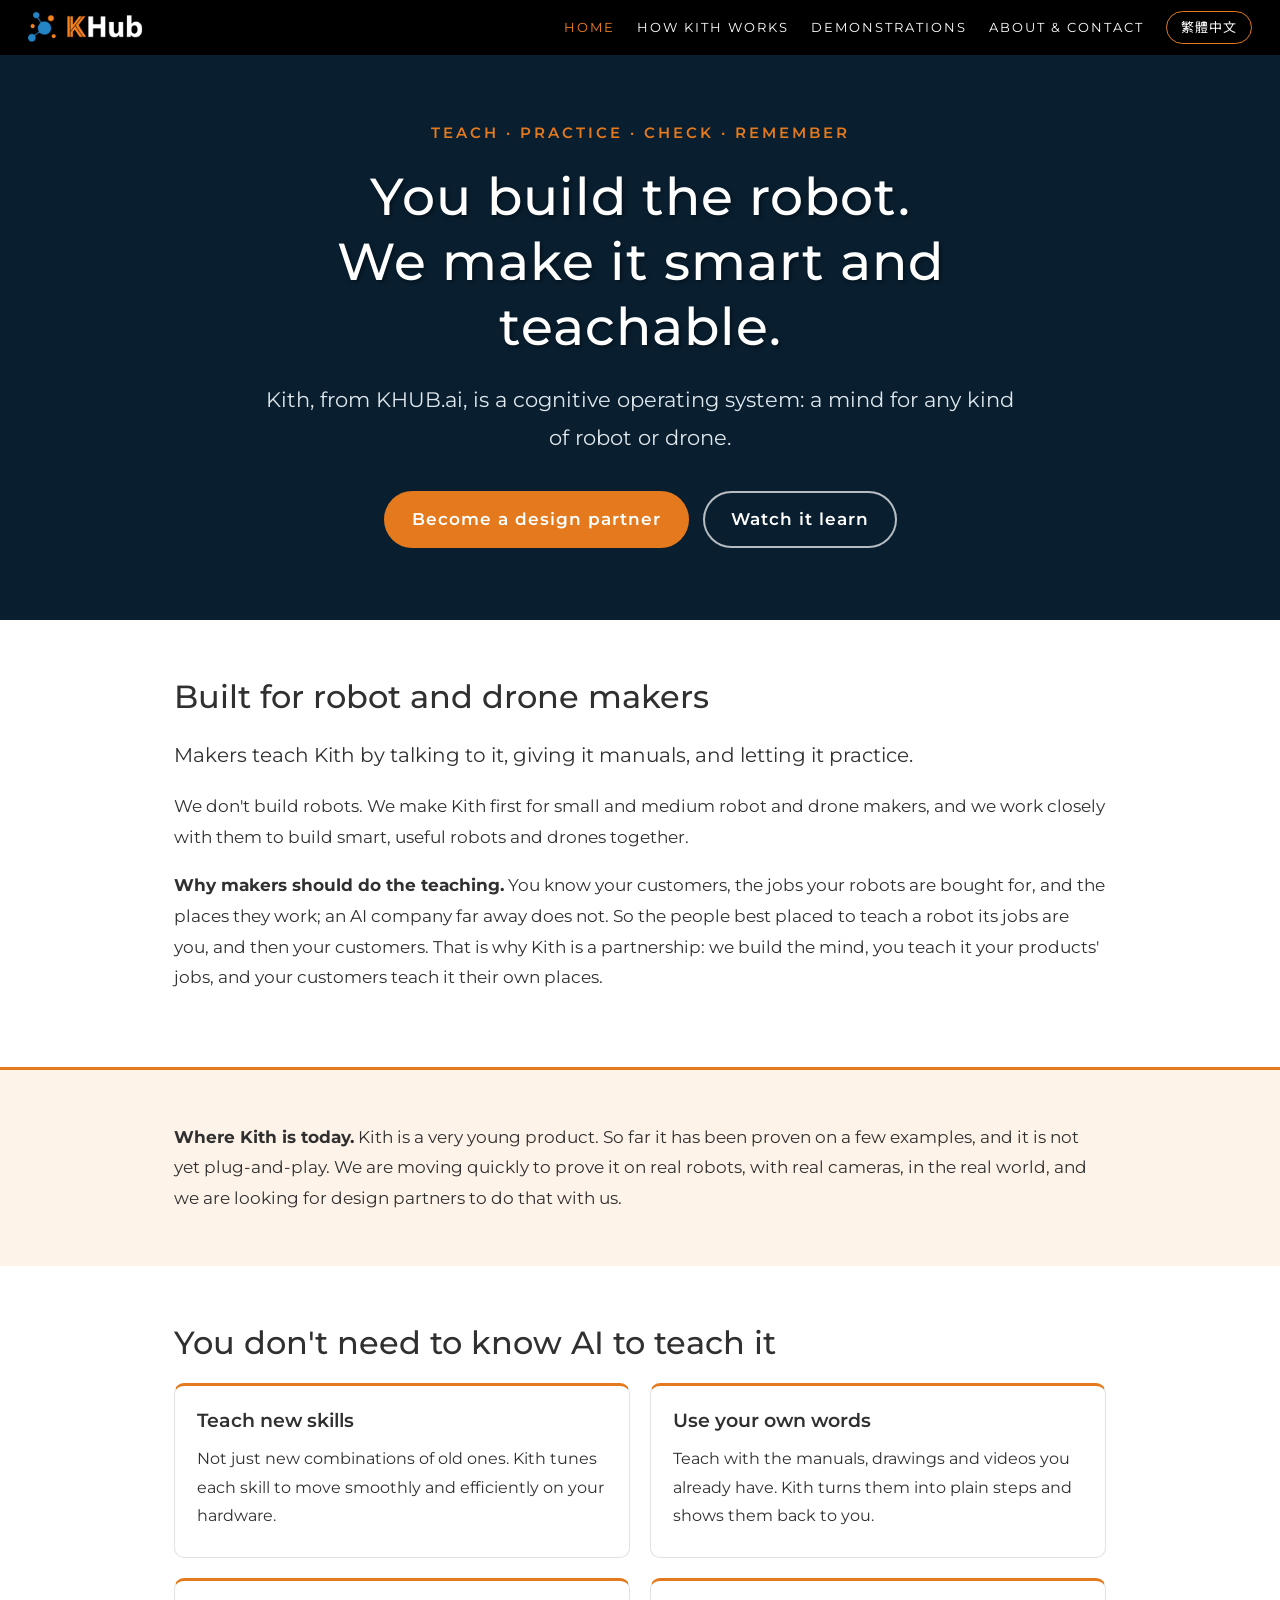
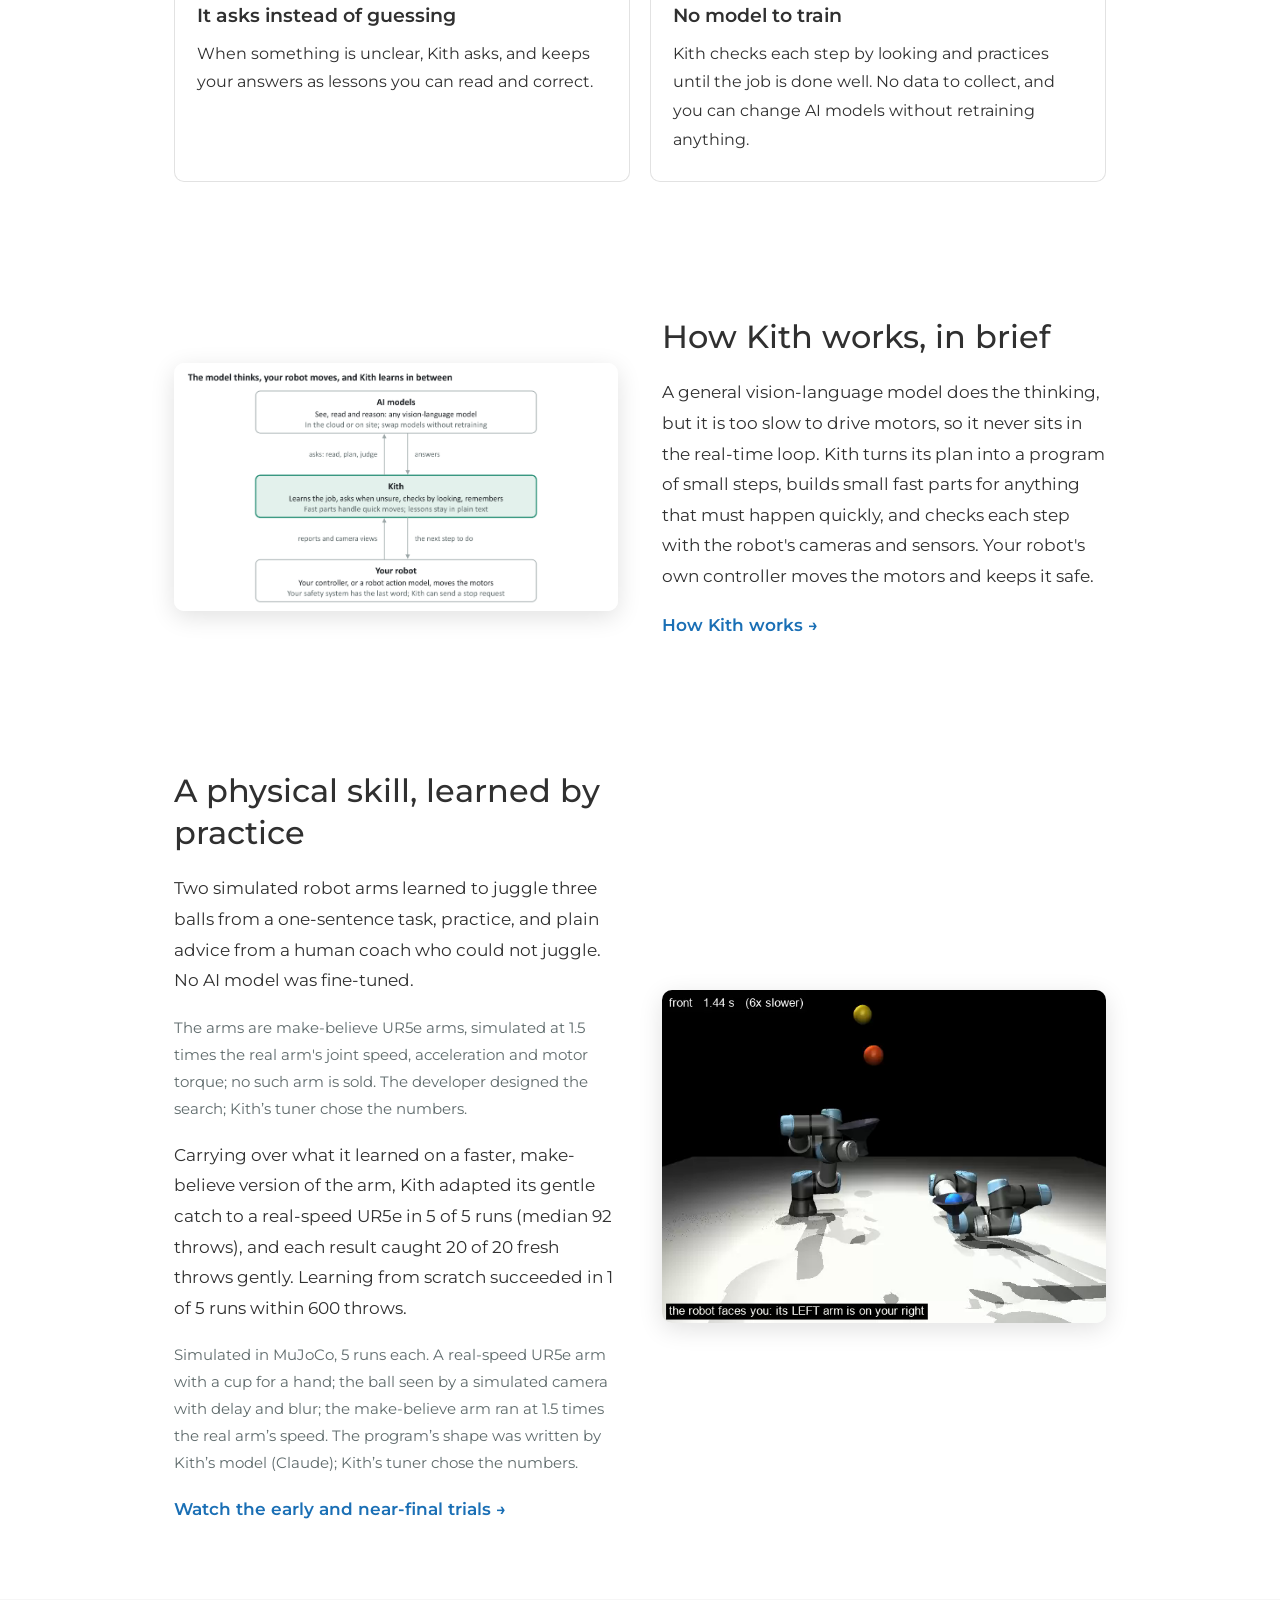
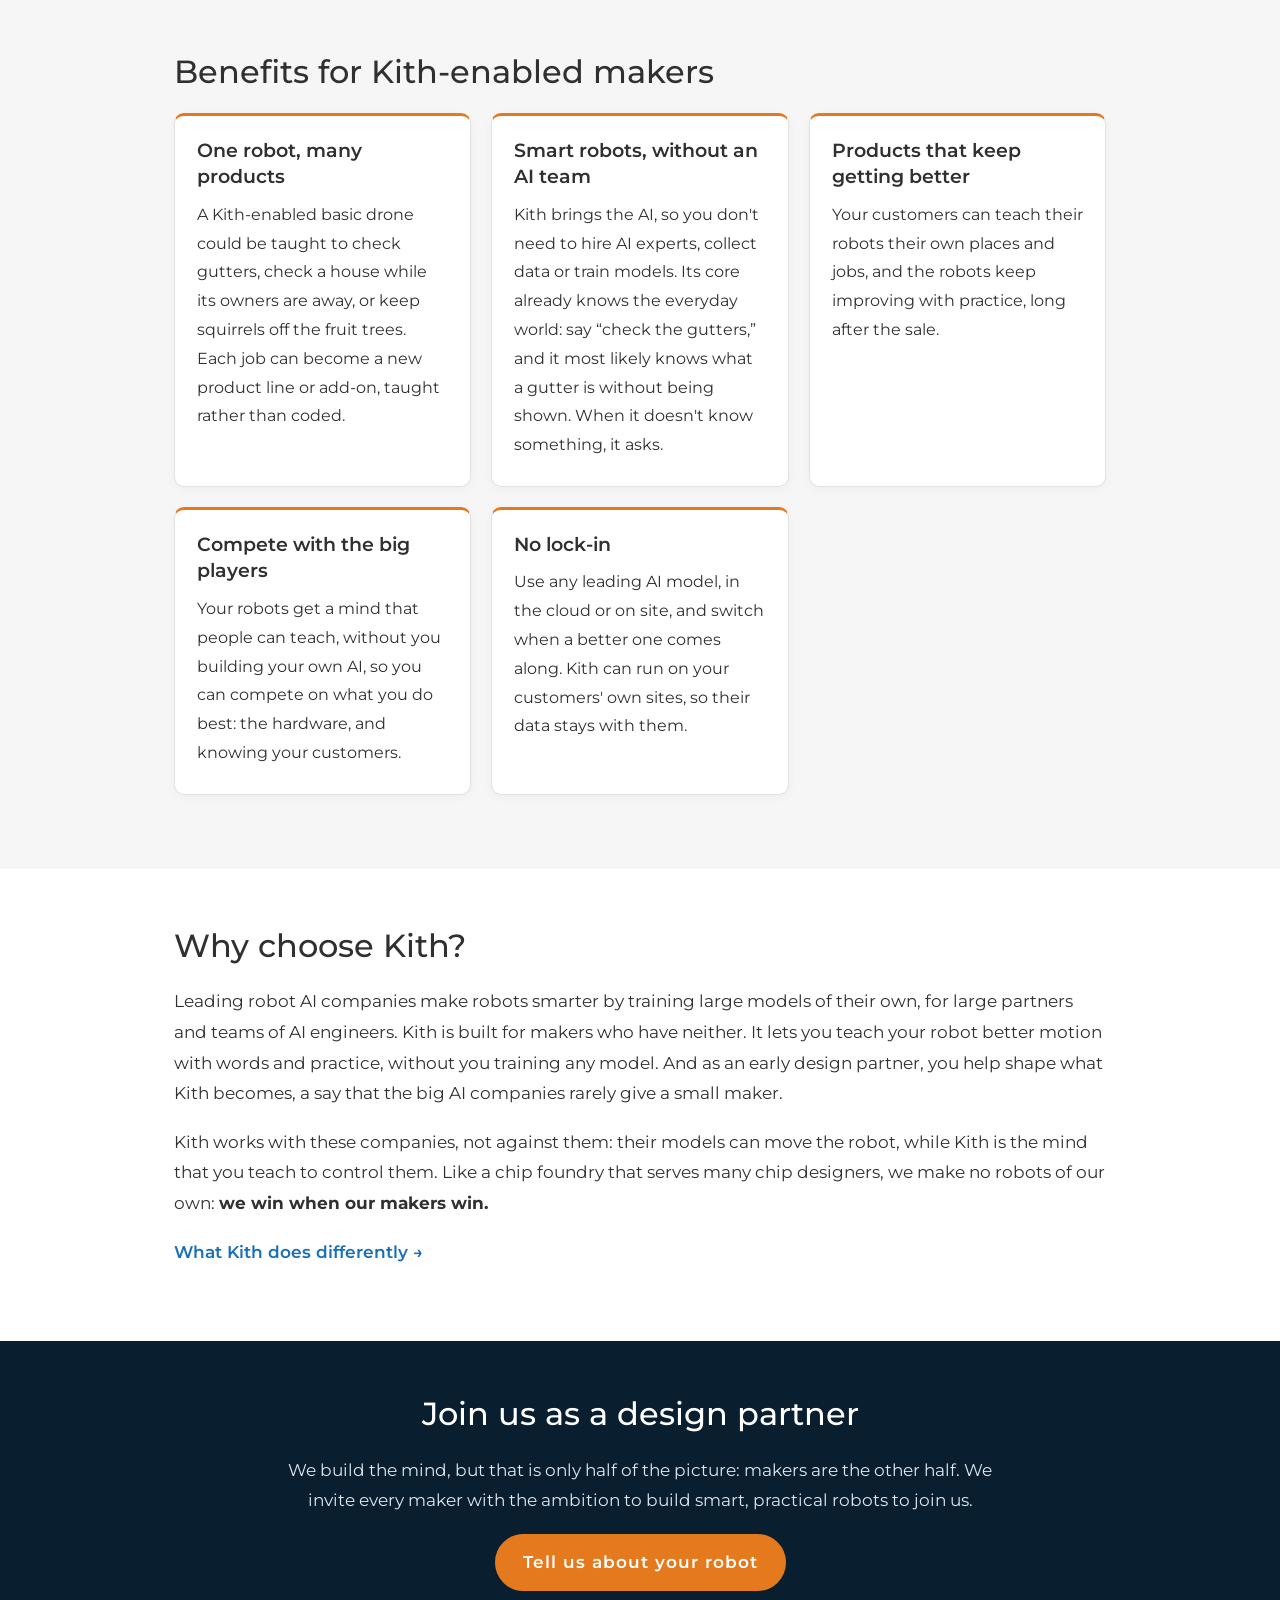
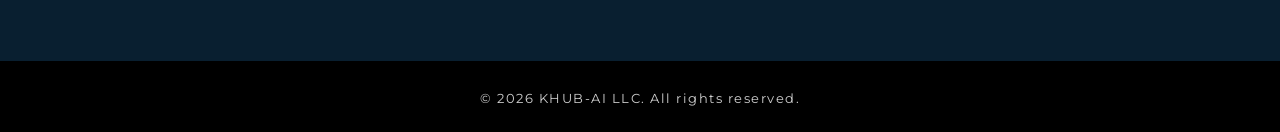
<file: index.html>
<!doctype html>
<html lang="en">
<head>
<meta charset="utf-8">
<meta name="viewport" content="width=device-width, initial-scale=1">
<title>Kith by KHUB.ai — a teachable mind for robots and drones</title>
<meta name="description" content="Kith, from KHUB.ai, is a cognitive operating system that robot and drone makers can teach by talking to it, giving it manuals, and letting it practice.">
<link rel="alternate" hreflang="en" href="https://khub.ai/">
<link rel="alternate" hreflang="zh-Hant-TW" href="https://khub.ai/zh-tw/">
<link rel="icon" href="images/favicon.ico">
<link rel="preconnect" href="https://fonts.googleapis.com">
<link rel="preconnect" href="https://fonts.gstatic.com" crossorigin>
<link href="https://fonts.googleapis.com/css2?family=Montserrat:wght@400;500;600;700&amp;family=Noto+Sans+TC:wght@400;500;700&amp;display=swap" rel="stylesheet">
<link rel="stylesheet" href="styles.css">
</head>
<body class="lang-en">
<a class="skip" href="#main">Skip to content</a>
<header class="topbar">
  <a class="brand" href="index.html"><img src="images/logo_KH.png" alt="KHUB.ai" width="120" height="31"></a>
  <nav aria-label="Main"><a href="index.html" aria-current="page">Home</a><a href="how-kith-works.html">How Kith works</a><a href="demonstrations.html">Demonstrations</a><a href="about.html">About &amp; contact</a><a class="lang" href="zh-tw/index.html" hreflang="zh-Hant-TW" lang="zh-Hant-TW">繁體中文</a></nav>
</header>
<section class="hero">
  <p class="kicker">Teach &middot; Practice &middot; Check &middot; Remember</p>
  <h1>You build the robot.<br>We make it smart and teachable.</h1>
  <p class="hero-sub">Kith, from KHUB.ai, is a cognitive operating system: a mind for any kind of robot or drone.</p>
  <p class="hero-actions"><a class="btn" href="about.html#contact">Become a design partner</a><a class="btn btn-ghost" href="demonstrations.html">Watch it learn</a></p>
</section>
<main id="main">

<section class="wrap">
  <h2>Built for robot and drone makers</h2>
  <p class="lead">Makers teach Kith by talking to it, giving it manuals, and letting it practice.</p>
  <p>We don't build robots. We make Kith first for small and medium robot and drone makers, and we work closely with them to build smart, useful robots and drones together.</p>
  <p><strong>Why makers should do the teaching.</strong> You know your customers, the jobs your robots are bought for, and the places they work; an AI company far away does not. So the people best placed to teach a robot its jobs are you, and then your customers. That is why Kith is a partnership: we build the mind, you teach it your products' jobs, and your customers teach it their own places.</p>
</section>

<section class="band note-band"><div class="wrap">
  <p><strong>Where Kith is today.</strong> Kith is a very young product. So far it has been proven on a few examples, and it is not yet plug-and-play. We are moving quickly to prove it on real robots, with real cameras, in the real world, and we are looking for design partners to do that with us.</p>
</div></section>

<section class="wrap">
  <h2>You don't need to know AI to teach it</h2>
  <div class="cards cols-2"><article class="card"><h3>Teach new skills</h3><p>Not just new combinations of old ones. Kith tunes each skill to move smoothly and efficiently on your hardware.</p></article><article class="card"><h3>Use your own words</h3><p>Teach with the manuals, drawings and videos you already have. Kith turns them into plain steps and shows them back to you.</p></article><article class="card"><h3>It asks instead of guessing</h3><p>When something is unclear, Kith asks, and keeps your answers as lessons you can read and correct.</p></article><article class="card"><h3>No model to train</h3><p>Kith checks each step by looking and practices until the job is done well. No data to collect, and you can change AI models without retraining anything.</p></article></div>
</section>

<section class="wrap split">
  <figure><img src="images/diagram-en.png" alt="Three layers: AI models think, Kith learns in the middle, your robot moves" width="2027" height="1131"></figure>
  <div>
    <h2>How Kith works, in brief</h2>
    <p>A general vision-language model does the thinking, but it is too slow to drive motors, so it never sits in the real-time loop. Kith turns its plan into a program of small steps, builds small fast parts for anything that must happen quickly, and checks each step with the robot's cameras and sensors. Your robot's own controller moves the motors and keeps it safe.</p>
    <p><a class="more" href="how-kith-works.html">How Kith works</a></p>
  </div>
</section>

<section class="wrap split reverse">
  <figure><img src="images/juggling.png" alt="Two simulated robot arms juggling three balls" width="640" height="480"></figure>
  <div>
    <h2>A physical skill, learned by practice</h2>
    <p>Two simulated robot arms learned to juggle three balls from a one-sentence task, practice, and plain advice from a human coach who could not juggle. No AI model was fine-tuned.</p>
    <p class="muted">The arms are make-believe UR5e arms, simulated at 1.5 times the real arm's joint speed, acceleration and motor torque; no such arm is sold. The developer designed the search; Kith’s tuner chose the numbers.</p>
    <p>Carrying over what it learned on a faster, make-believe version of the arm, Kith adapted its gentle catch to a real-speed UR5e in 5 of 5 runs (median 92 throws), and each result caught 20 of 20 fresh throws gently. Learning from scratch succeeded in 1 of 5 runs within 600 throws.</p>
    <p class="muted">Simulated in MuJoCo, 5 runs each. A real-speed UR5e arm with a cup for a hand; the ball seen by a simulated camera with delay and blur; the make-believe arm ran at 1.5 times the real arm’s speed. The program’s shape was written by Kith’s model (Claude); Kith’s tuner chose the numbers.</p>
    <p><a class="more" href="demonstrations.html">Watch the early and near-final trials</a></p>
  </div>
</section>

<section class="band"><div class="wrap">
  <h2>Benefits for Kith-enabled makers</h2>
  <div class="cards"><article class="card"><h3>One robot, many products</h3><p>A Kith-enabled basic drone could be taught to check gutters, check a house while its owners are away, or keep squirrels off the fruit trees. Each job can become a new product line or add-on, taught rather than coded.</p></article><article class="card"><h3>Smart robots, without an AI team</h3><p>Kith brings the AI, so you don't need to hire AI experts, collect data or train models. Its core already knows the everyday world: say “check the gutters,” and it most likely knows what a gutter is without being shown. When it doesn't know something, it asks.</p></article><article class="card"><h3>Products that keep getting better</h3><p>Your customers can teach their robots their own places and jobs, and the robots keep improving with practice, long after the sale.</p></article><article class="card"><h3>Compete with the big players</h3><p>Your robots get a mind that people can teach, without you building your own AI, so you can compete on what you do best: the hardware, and knowing your customers.</p></article><article class="card"><h3>No lock-in</h3><p>Use any leading AI model, in the cloud or on site, and switch when a better one comes along. Kith can run on your customers' own sites, so their data stays with them.</p></article></div>
</div></section>

<section class="wrap">
  <h2>Why choose Kith?</h2>
  <p>Leading robot AI companies make robots smarter by training large models of their own, for large partners and teams of AI engineers. Kith is built for makers who have neither. It lets you teach your robot better motion with words and practice, without you training any model. And as an early design partner, you help shape what Kith becomes, a say that the big AI companies rarely give a small maker.</p>
  <p>Kith works with these companies, not against them: their models can move the robot, while Kith is the mind that you teach to control them. Like a chip foundry that serves many chip designers, we make no robots of our own: <strong>we win when our makers win.</strong></p>
  <p><a class="more" href="how-kith-works.html#different">What Kith does differently</a></p>
</section>
<section class="band cta"><div class="wrap"><h2>Join us as a design partner</h2><p>We build the mind, but that is only half of the picture: makers are the other half. We invite every maker with the ambition to build smart, practical robots to join us.</p><p><a class="btn" href="about.html#contact">Tell us about your robot</a></p></div></section>
</main>
<footer class="site-footer">
  <p>© 2026 KHUB-AI LLC. All rights reserved.</p>
</footer>
<!-- Cloudflare Web Analytics --><script type='module' src='https://static.cloudflareinsights.com/beacon.min.js' data-cf-beacon='{"token": "db9ff15c4d4c4915a1eea8b74ed29f83"}'></script><!-- End Cloudflare Web Analytics -->
</body>
</html>
</file>
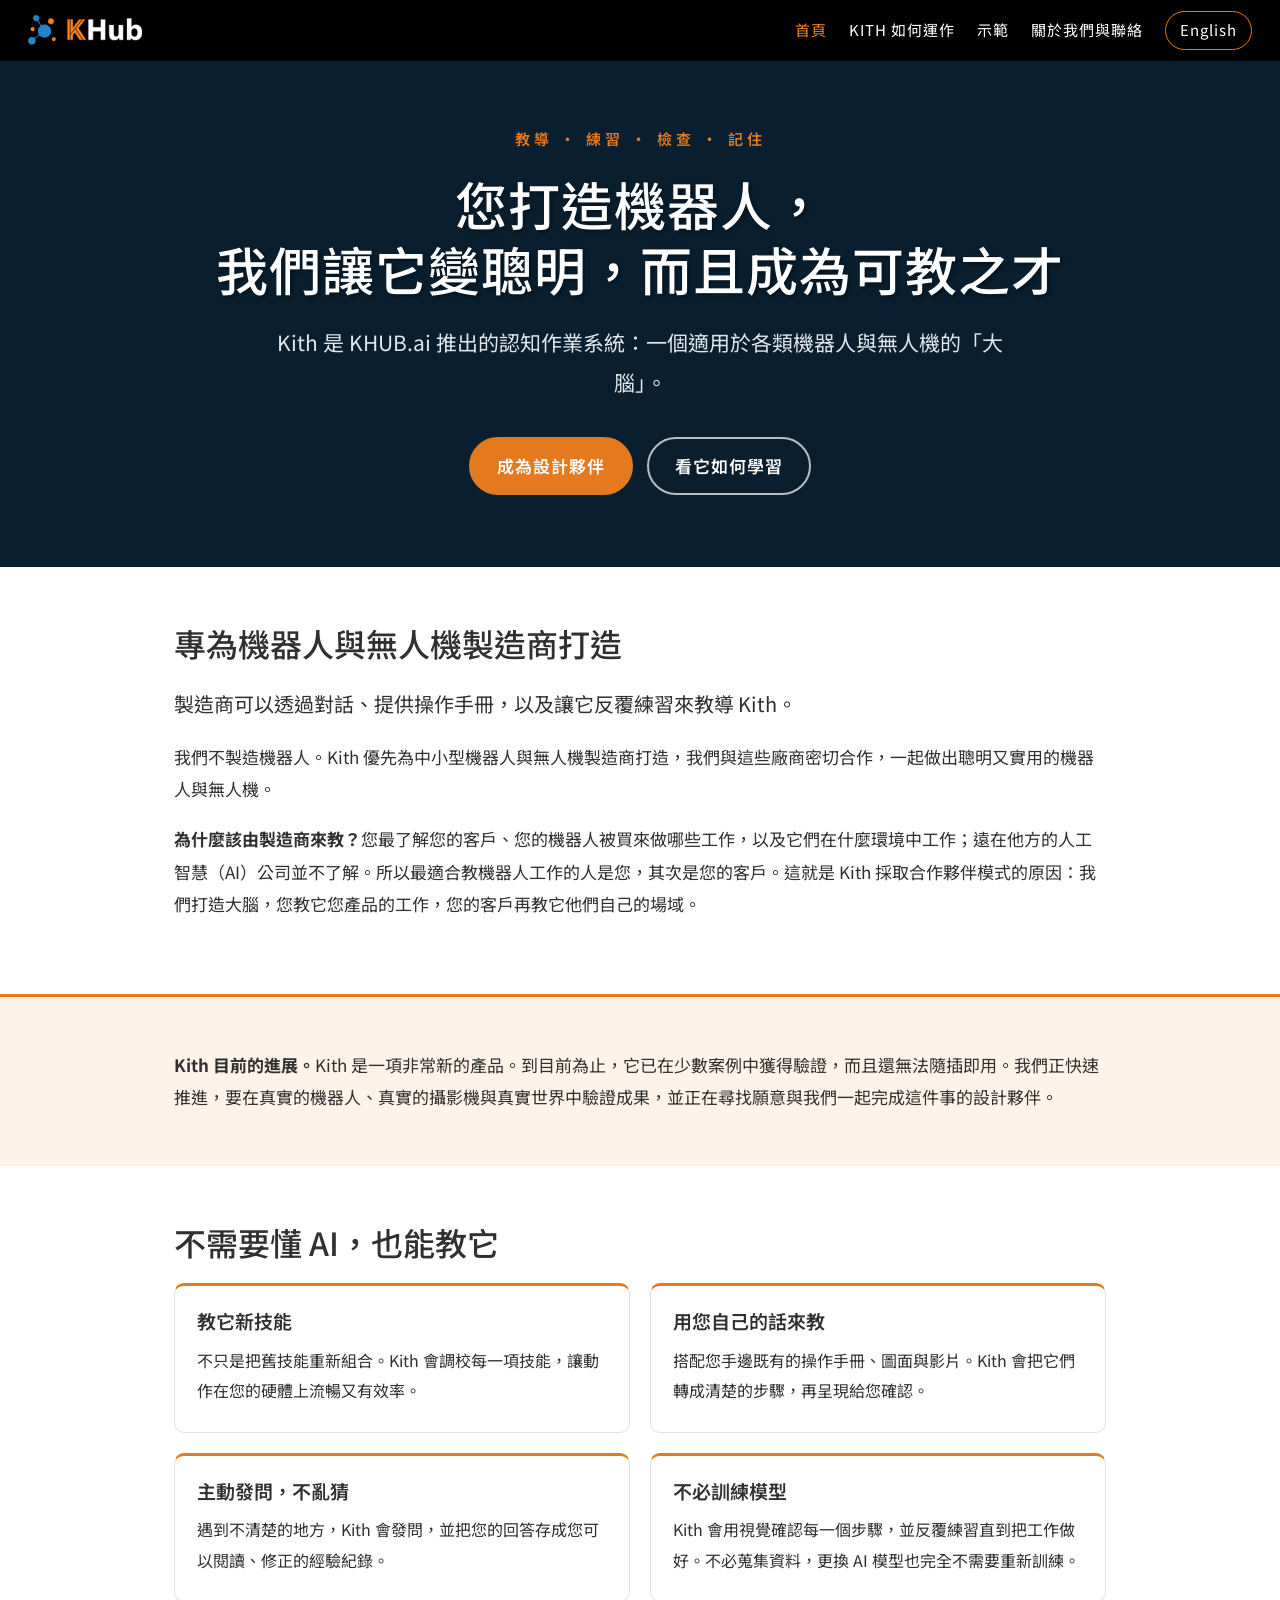
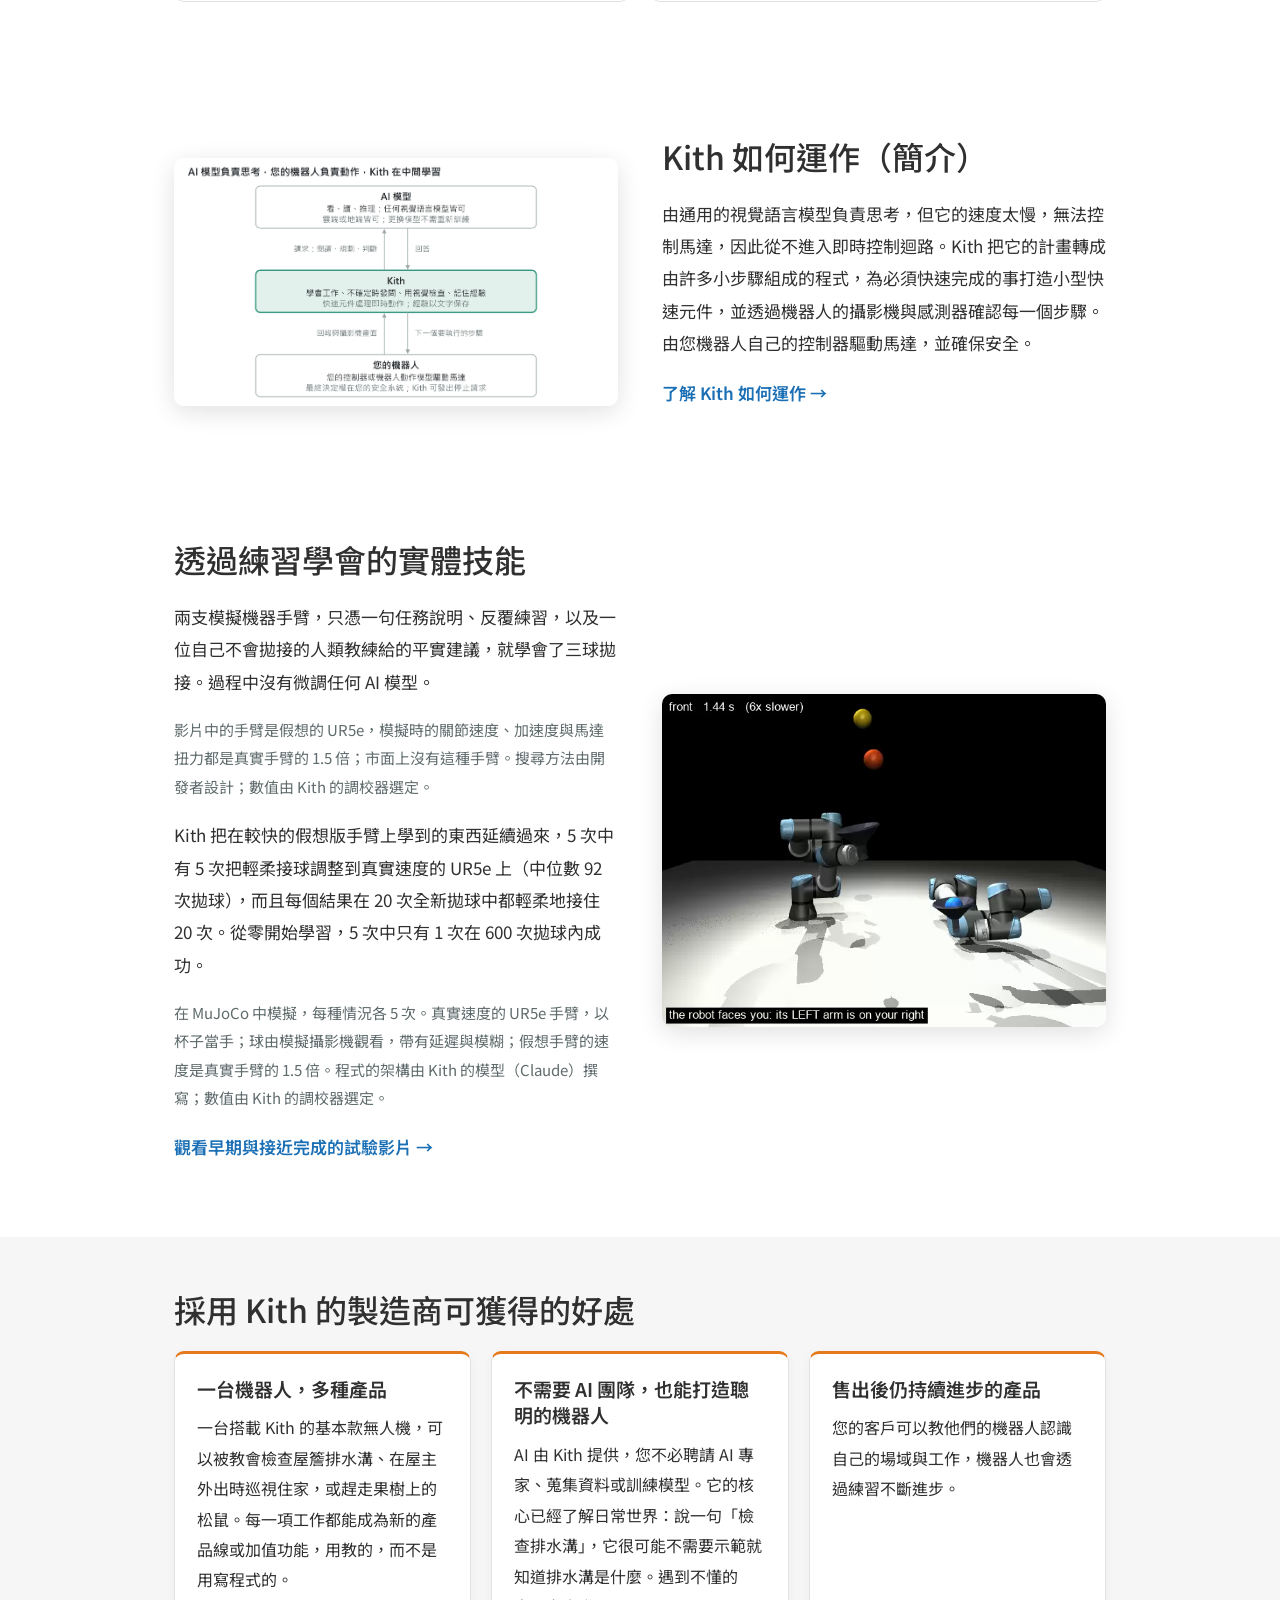
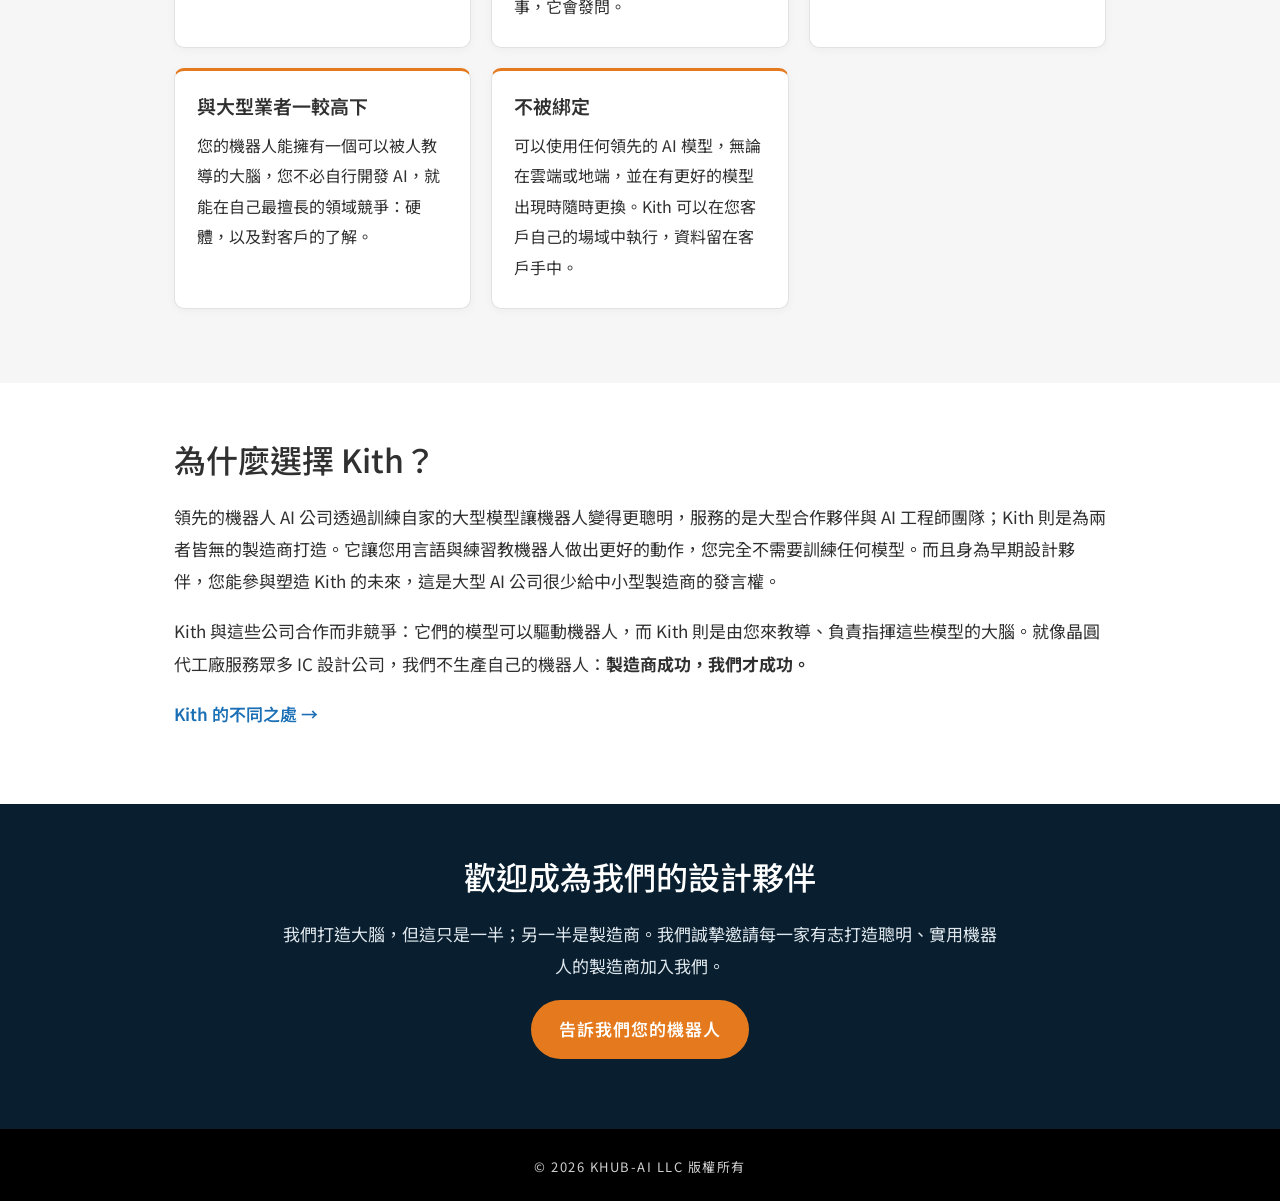
<file: zh-tw/index.html>
<!doctype html>
<html lang="zh-Hant-TW">
<head>
<meta charset="utf-8">
<meta name="viewport" content="width=device-width, initial-scale=1">
<title>Kith by KHUB.ai：可以教導的機器人與無人機大腦</title>
<meta name="description" content="Kith 是 KHUB.ai 推出的認知作業系統，機器人與無人機製造商可以透過對話、提供操作手冊與反覆練習來教導它。">
<link rel="alternate" hreflang="en" href="https://khub.ai/">
<link rel="alternate" hreflang="zh-Hant-TW" href="https://khub.ai/zh-tw/">
<link rel="icon" href="../images/favicon.ico">
<link rel="preconnect" href="https://fonts.googleapis.com">
<link rel="preconnect" href="https://fonts.gstatic.com" crossorigin>
<link href="https://fonts.googleapis.com/css2?family=Montserrat:wght@400;500;600;700&amp;family=Noto+Sans+TC:wght@400;500;700&amp;display=swap" rel="stylesheet">
<link rel="stylesheet" href="../styles.css">
</head>
<body class="lang-zh">
<a class="skip" href="#main">跳至主要內容</a>
<header class="topbar">
  <a class="brand" href="index.html"><img src="../images/logo_KH.png" alt="KHUB.ai" width="120" height="31"></a>
  <nav aria-label="Main"><a href="index.html" aria-current="page">首頁</a><a href="how-kith-works.html">Kith 如何運作</a><a href="demonstrations.html">示範</a><a href="about.html">關於我們與聯絡</a><a class="lang" href="../index.html" hreflang="en" lang="en">English</a></nav>
</header>
<section class="hero">
  <p class="kicker">教導 &middot; 練習 &middot; 檢查 &middot; 記住</p>
  <h1>您打造機器人，<br>我們讓它變聰明，而且成為可教之才</h1>
  <p class="hero-sub">Kith 是 KHUB.ai 推出的認知作業系統：一個適用於各類機器人與無人機的「大腦」。</p>
  <p class="hero-actions"><a class="btn" href="about.html#contact">成為設計夥伴</a><a class="btn btn-ghost" href="demonstrations.html">看它如何學習</a></p>
</section>
<main id="main">

<section class="wrap">
  <h2>專為機器人與無人機製造商打造</h2>
  <p class="lead">製造商可以透過對話、提供操作手冊，以及讓它反覆練習來教導 Kith。</p>
  <p>我們不製造機器人。Kith 優先為中小型機器人與無人機製造商打造，我們與這些廠商密切合作，一起做出聰明又實用的機器人與無人機。</p>
  <p><strong>為什麼該由製造商來教？</strong>您最了解您的客戶、您的機器人被買來做哪些工作，以及它們在什麼環境中工作；遠在他方的人工智慧（AI）公司並不了解。所以最適合教機器人工作的人是您，其次是您的客戶。這就是 Kith 採取合作夥伴模式的原因：我們打造大腦，您教它您產品的工作，您的客戶再教它他們自己的場域。</p>
</section>

<section class="band note-band"><div class="wrap">
  <p><strong>Kith 目前的進展。</strong>Kith 是一項非常新的產品。到目前為止，它已在少數案例中獲得驗證，而且還無法隨插即用。我們正快速推進，要在真實的機器人、真實的攝影機與真實世界中驗證成果，並正在尋找願意與我們一起完成這件事的設計夥伴。</p>
</div></section>

<section class="wrap">
  <h2>不需要懂 AI，也能教它</h2>
  <div class="cards cols-2"><article class="card"><h3>教它新技能</h3><p>不只是把舊技能重新組合。Kith 會調校每一項技能，讓動作在您的硬體上流暢又有效率。</p></article><article class="card"><h3>用您自己的話來教</h3><p>搭配您手邊既有的操作手冊、圖面與影片。Kith 會把它們轉成清楚的步驟，再呈現給您確認。</p></article><article class="card"><h3>主動發問，不亂猜</h3><p>遇到不清楚的地方，Kith 會發問，並把您的回答存成您可以閱讀、修正的經驗紀錄。</p></article><article class="card"><h3>不必訓練模型</h3><p>Kith 會用視覺確認每一個步驟，並反覆練習直到把工作做好。不必蒐集資料，更換 AI 模型也完全不需要重新訓練。</p></article></div>
</section>

<section class="wrap split">
  <figure><img src="../images/diagram-zh.png" alt="三層架構：AI 模型負責思考，Kith 在中間學習，您的機器人負責動作" width="2027" height="1131"></figure>
  <div>
    <h2>Kith 如何運作（簡介）</h2>
    <p>由通用的視覺語言模型負責思考，但它的速度太慢，無法控制馬達，因此從不進入即時控制迴路。Kith 把它的計畫轉成由許多小步驟組成的程式，為必須快速完成的事打造小型快速元件，並透過機器人的攝影機與感測器確認每一個步驟。由您機器人自己的控制器驅動馬達，並確保安全。</p>
    <p><a class="more" href="how-kith-works.html">了解 Kith 如何運作</a></p>
  </div>
</section>

<section class="wrap split reverse">
  <figure><img src="../images/juggling.png" alt="兩支模擬機器手臂拋接三顆球" width="640" height="480"></figure>
  <div>
    <h2>透過練習學會的實體技能</h2>
    <p>兩支模擬機器手臂，只憑一句任務說明、反覆練習，以及一位自己不會拋接的人類教練給的平實建議，就學會了三球拋接。過程中沒有微調任何 AI 模型。</p>
    <p class="muted">影片中的手臂是假想的 UR5e，模擬時的關節速度、加速度與馬達扭力都是真實手臂的 1.5 倍；市面上沒有這種手臂。搜尋方法由開發者設計；數值由 Kith 的調校器選定。</p>
    <p>Kith 把在較快的假想版手臂上學到的東西延續過來，5 次中有 5 次把輕柔接球調整到真實速度的 UR5e 上（中位數 92 次拋球），而且每個結果在 20 次全新拋球中都輕柔地接住 20 次。從零開始學習，5 次中只有 1 次在 600 次拋球內成功。</p>
    <p class="muted">在 MuJoCo 中模擬，每種情況各 5 次。真實速度的 UR5e 手臂，以杯子當手；球由模擬攝影機觀看，帶有延遲與模糊；假想手臂的速度是真實手臂的 1.5 倍。程式的架構由 Kith 的模型（Claude）撰寫；數值由 Kith 的調校器選定。</p>
    <p><a class="more" href="demonstrations.html">觀看早期與接近完成的試驗影片</a></p>
  </div>
</section>

<section class="band"><div class="wrap">
  <h2>採用 Kith 的製造商可獲得的好處</h2>
  <div class="cards"><article class="card"><h3>一台機器人，多種產品</h3><p>一台搭載 Kith 的基本款無人機，可以被教會檢查屋簷排水溝、在屋主外出時巡視住家，或趕走果樹上的松鼠。每一項工作都能成為新的產品線或加值功能，用教的，而不是用寫程式的。</p></article><article class="card"><h3>不需要 AI 團隊，也能打造聰明的機器人</h3><p>AI 由 Kith 提供，您不必聘請 AI 專家、蒐集資料或訓練模型。它的核心已經了解日常世界：說一句「檢查排水溝」，它很可能不需要示範就知道排水溝是什麼。遇到不懂的事，它會發問。</p></article><article class="card"><h3>售出後仍持續進步的產品</h3><p>您的客戶可以教他們的機器人認識自己的場域與工作，機器人也會透過練習不斷進步。</p></article><article class="card"><h3>與大型業者一較高下</h3><p>您的機器人能擁有一個可以被人教導的大腦，您不必自行開發 AI，就能在自己最擅長的領域競爭：硬體，以及對客戶的了解。</p></article><article class="card"><h3>不被綁定</h3><p>可以使用任何領先的 AI 模型，無論在雲端或地端，並在有更好的模型出現時隨時更換。Kith 可以在您客戶自己的場域中執行，資料留在客戶手中。</p></article></div>
</div></section>

<section class="wrap">
  <h2>為什麼選擇 Kith？</h2>
  <p>領先的機器人 AI 公司透過訓練自家的大型模型讓機器人變得更聰明，服務的是大型合作夥伴與 AI 工程師團隊；Kith 則是為兩者皆無的製造商打造。它讓您用言語與練習教機器人做出更好的動作，您完全不需要訓練任何模型。而且身為早期設計夥伴，您能參與塑造 Kith 的未來，這是大型 AI 公司很少給中小型製造商的發言權。</p>
  <p>Kith 與這些公司合作而非競爭：它們的模型可以驅動機器人，而 Kith 則是由您來教導、負責指揮這些模型的大腦。就像晶圓代工廠服務眾多 IC 設計公司，我們不生產自己的機器人：<strong>製造商成功，我們才成功。</strong></p>
  <p><a class="more" href="how-kith-works.html#different">Kith 的不同之處</a></p>
</section>
<section class="band cta"><div class="wrap"><h2>歡迎成為我們的設計夥伴</h2><p>我們打造大腦，但這只是一半；另一半是製造商。我們誠摯邀請每一家有志打造聰明、實用機器人的製造商加入我們。</p><p><a class="btn" href="about.html#contact">告訴我們您的機器人</a></p></div></section>
</main>
<footer class="site-footer">
  <p>© 2026 KHUB-AI LLC 版權所有</p>
</footer>
<!-- Cloudflare Web Analytics --><script type='module' src='https://static.cloudflareinsights.com/beacon.min.js' data-cf-beacon='{"token": "db9ff15c4d4c4915a1eea8b74ed29f83"}'></script><!-- End Cloudflare Web Analytics -->
</body>
</html>
</file>
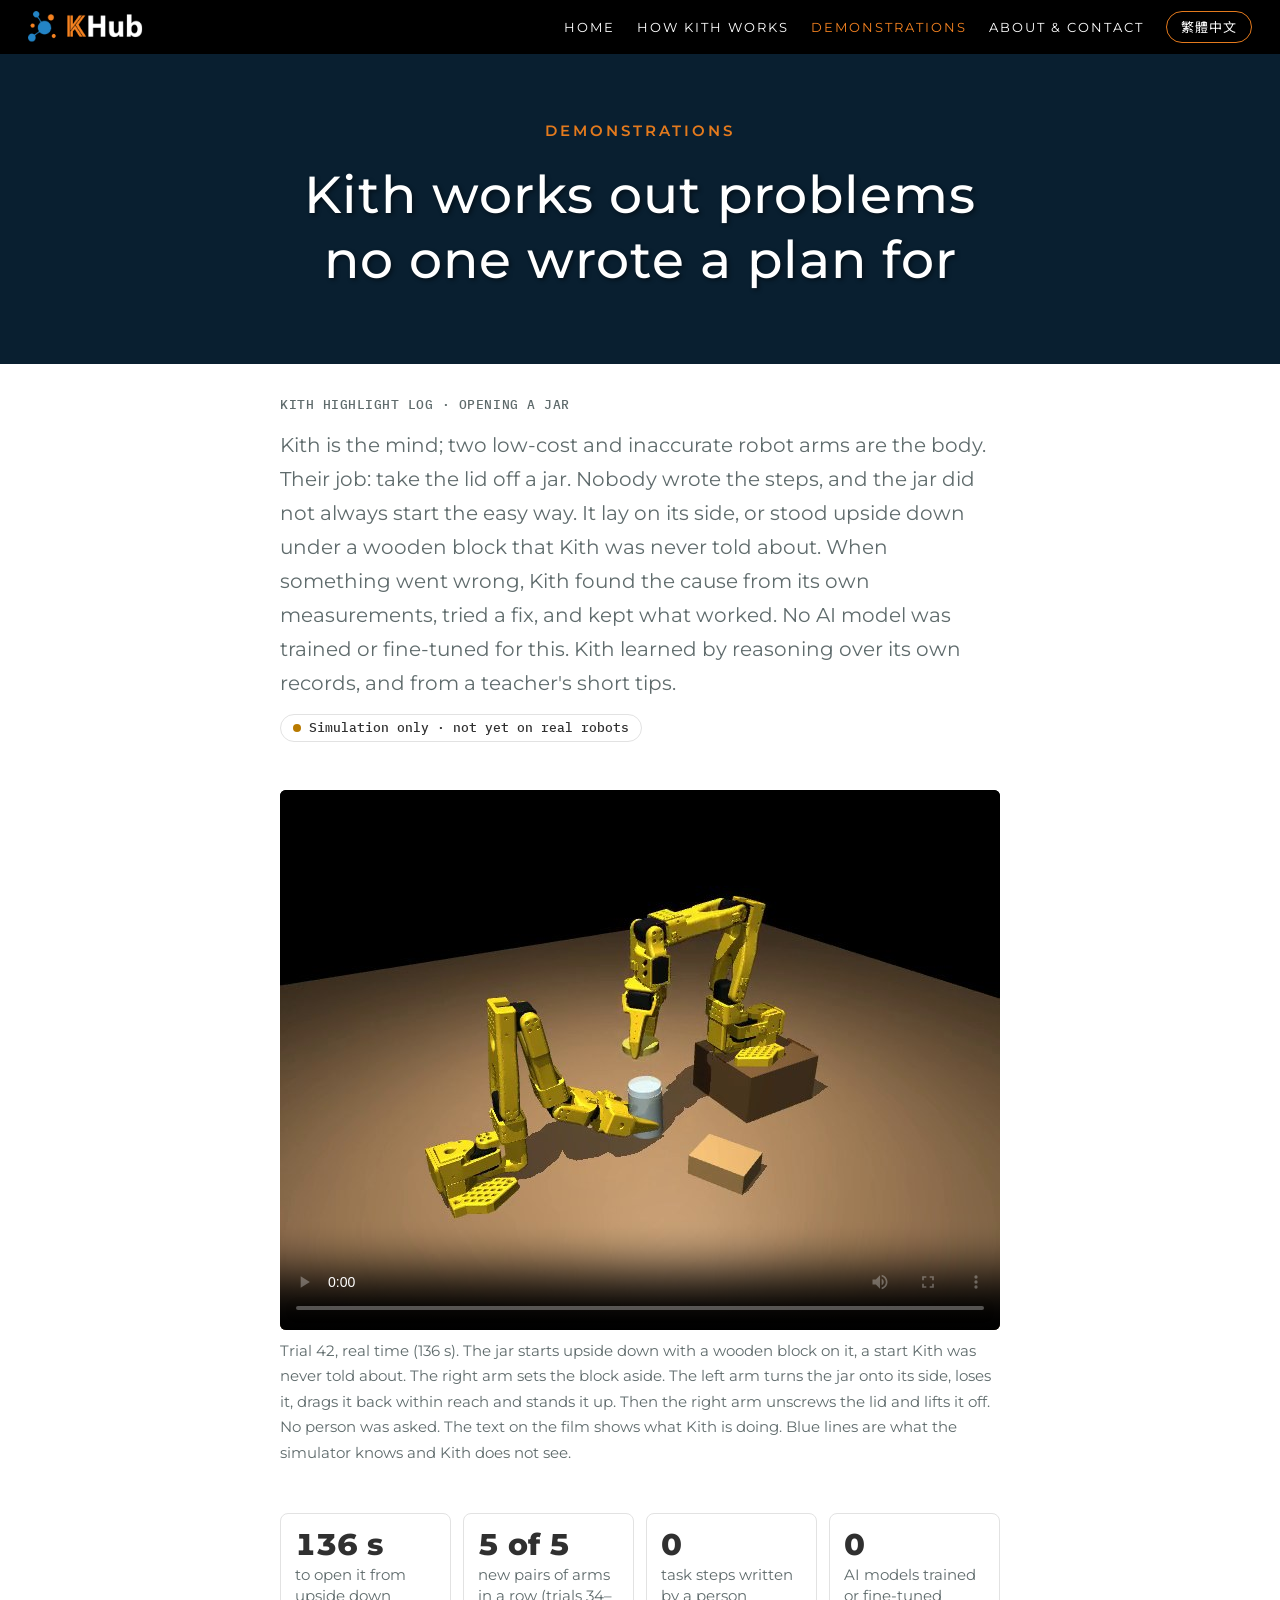
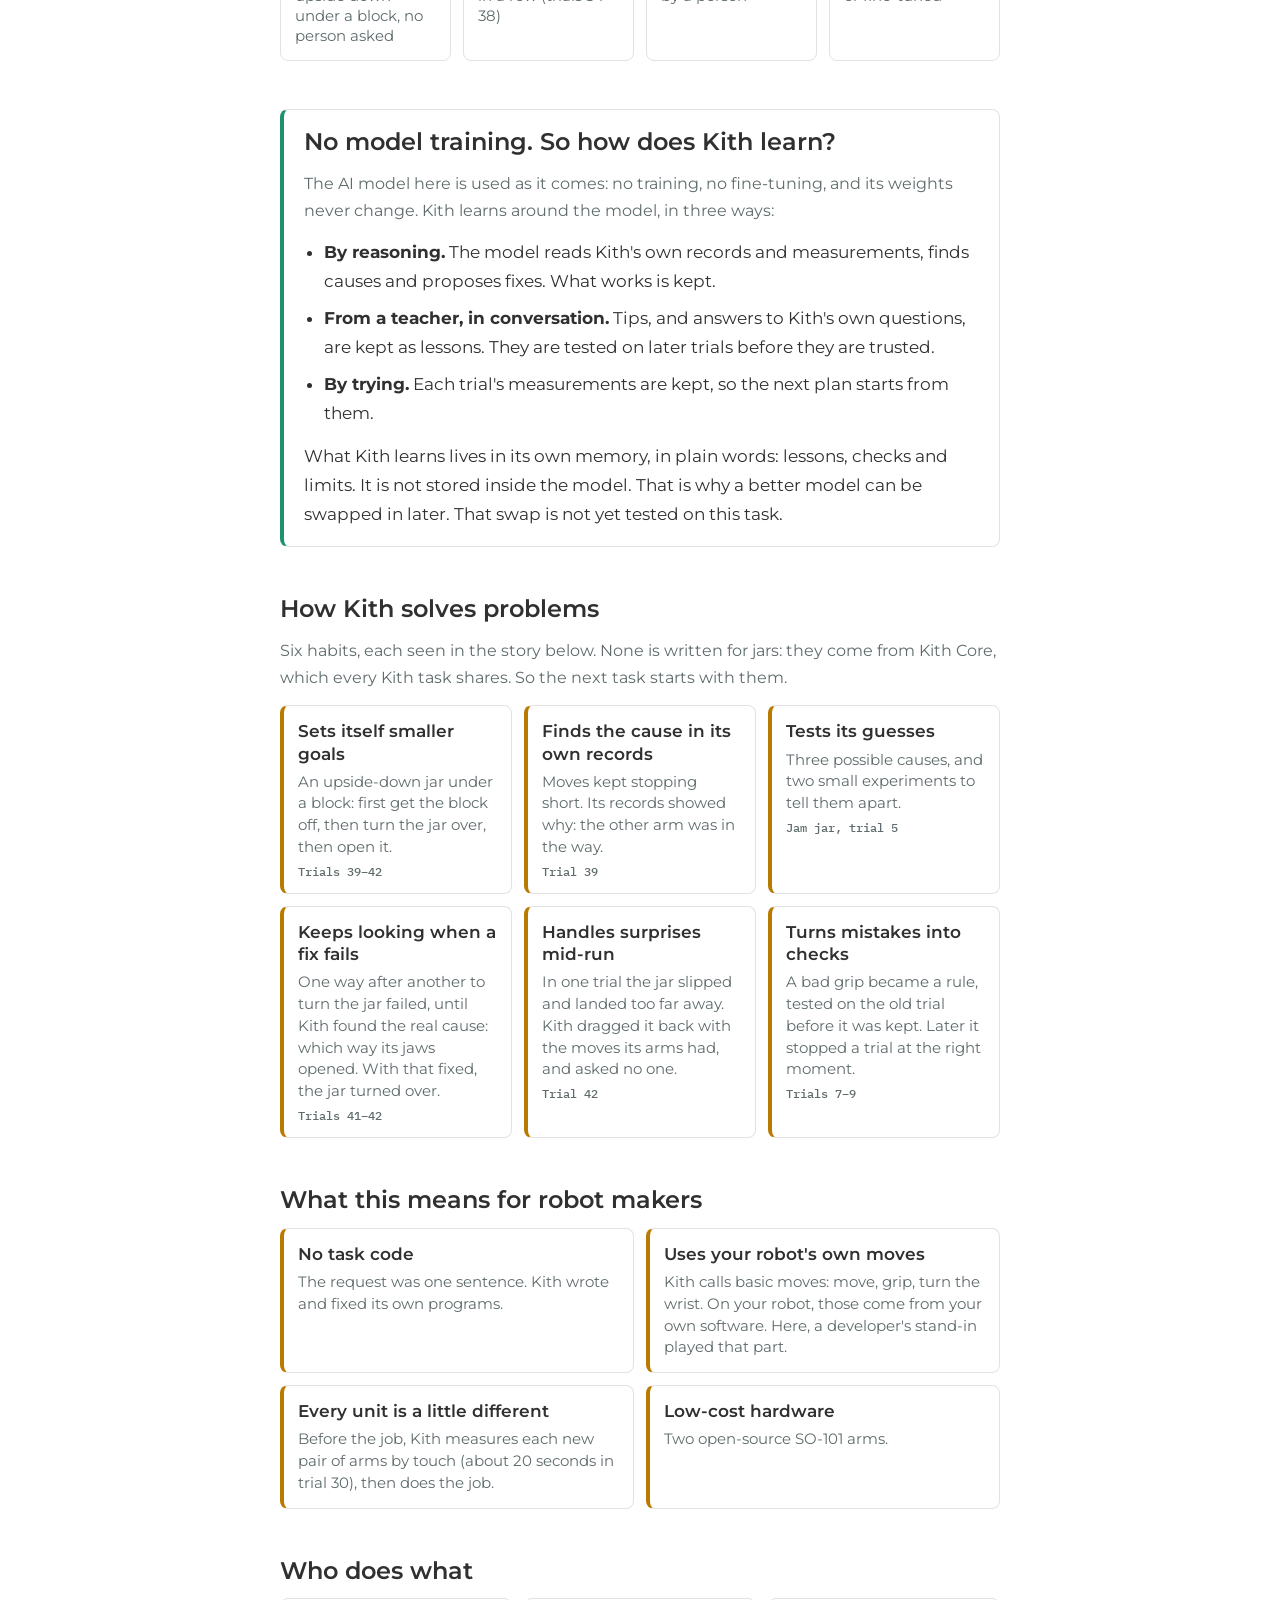
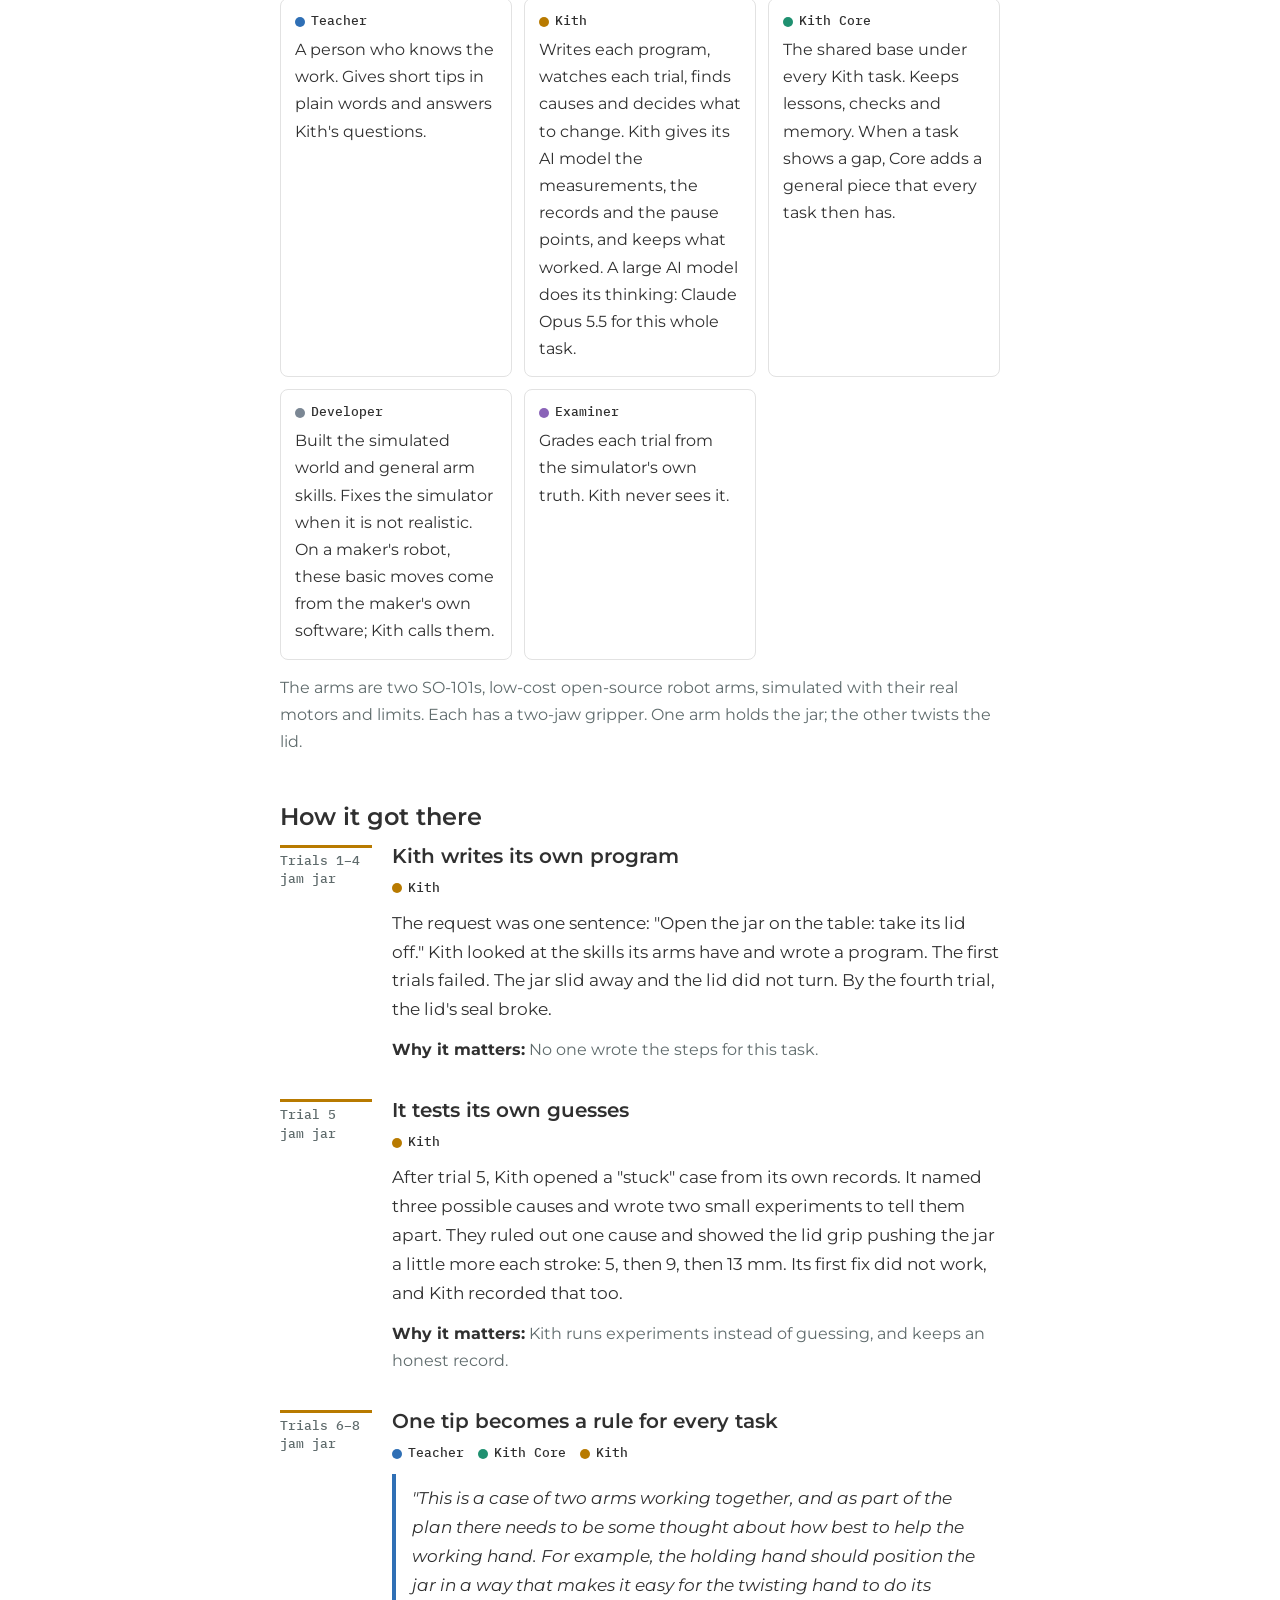
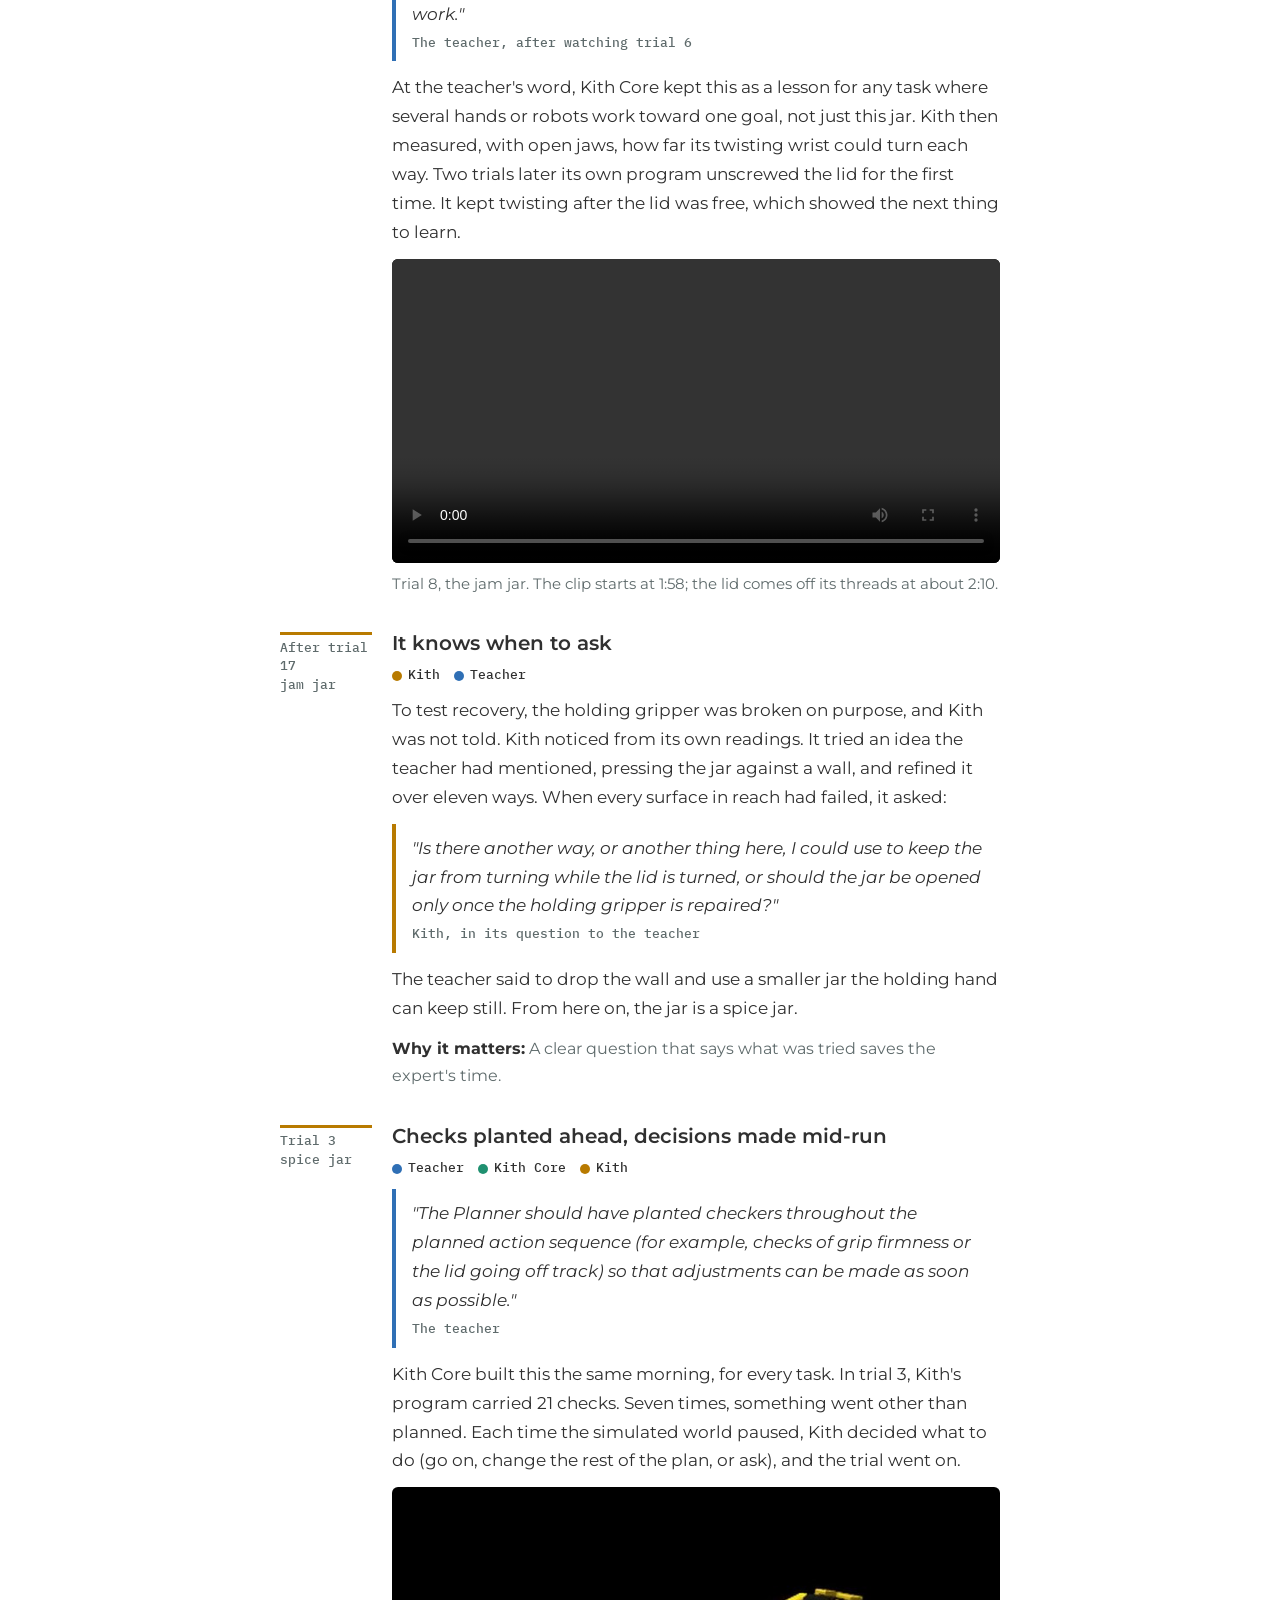
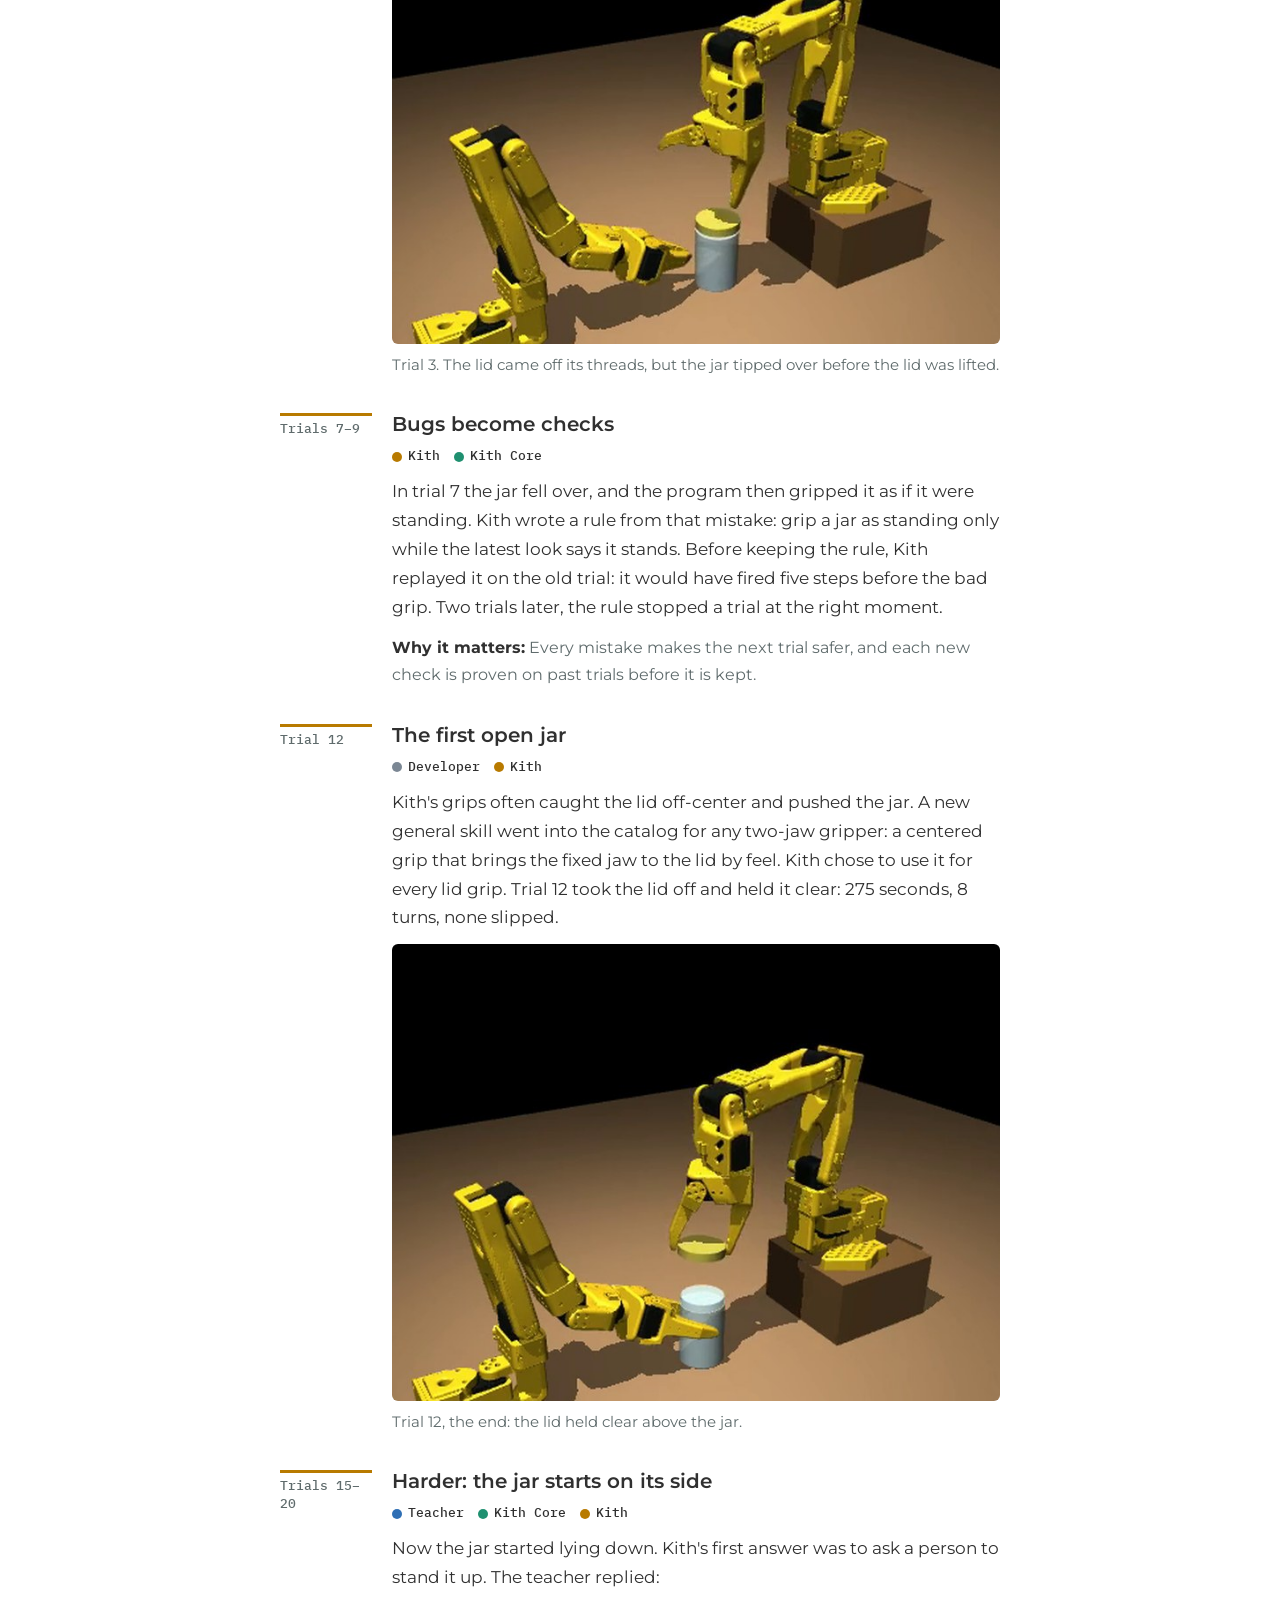
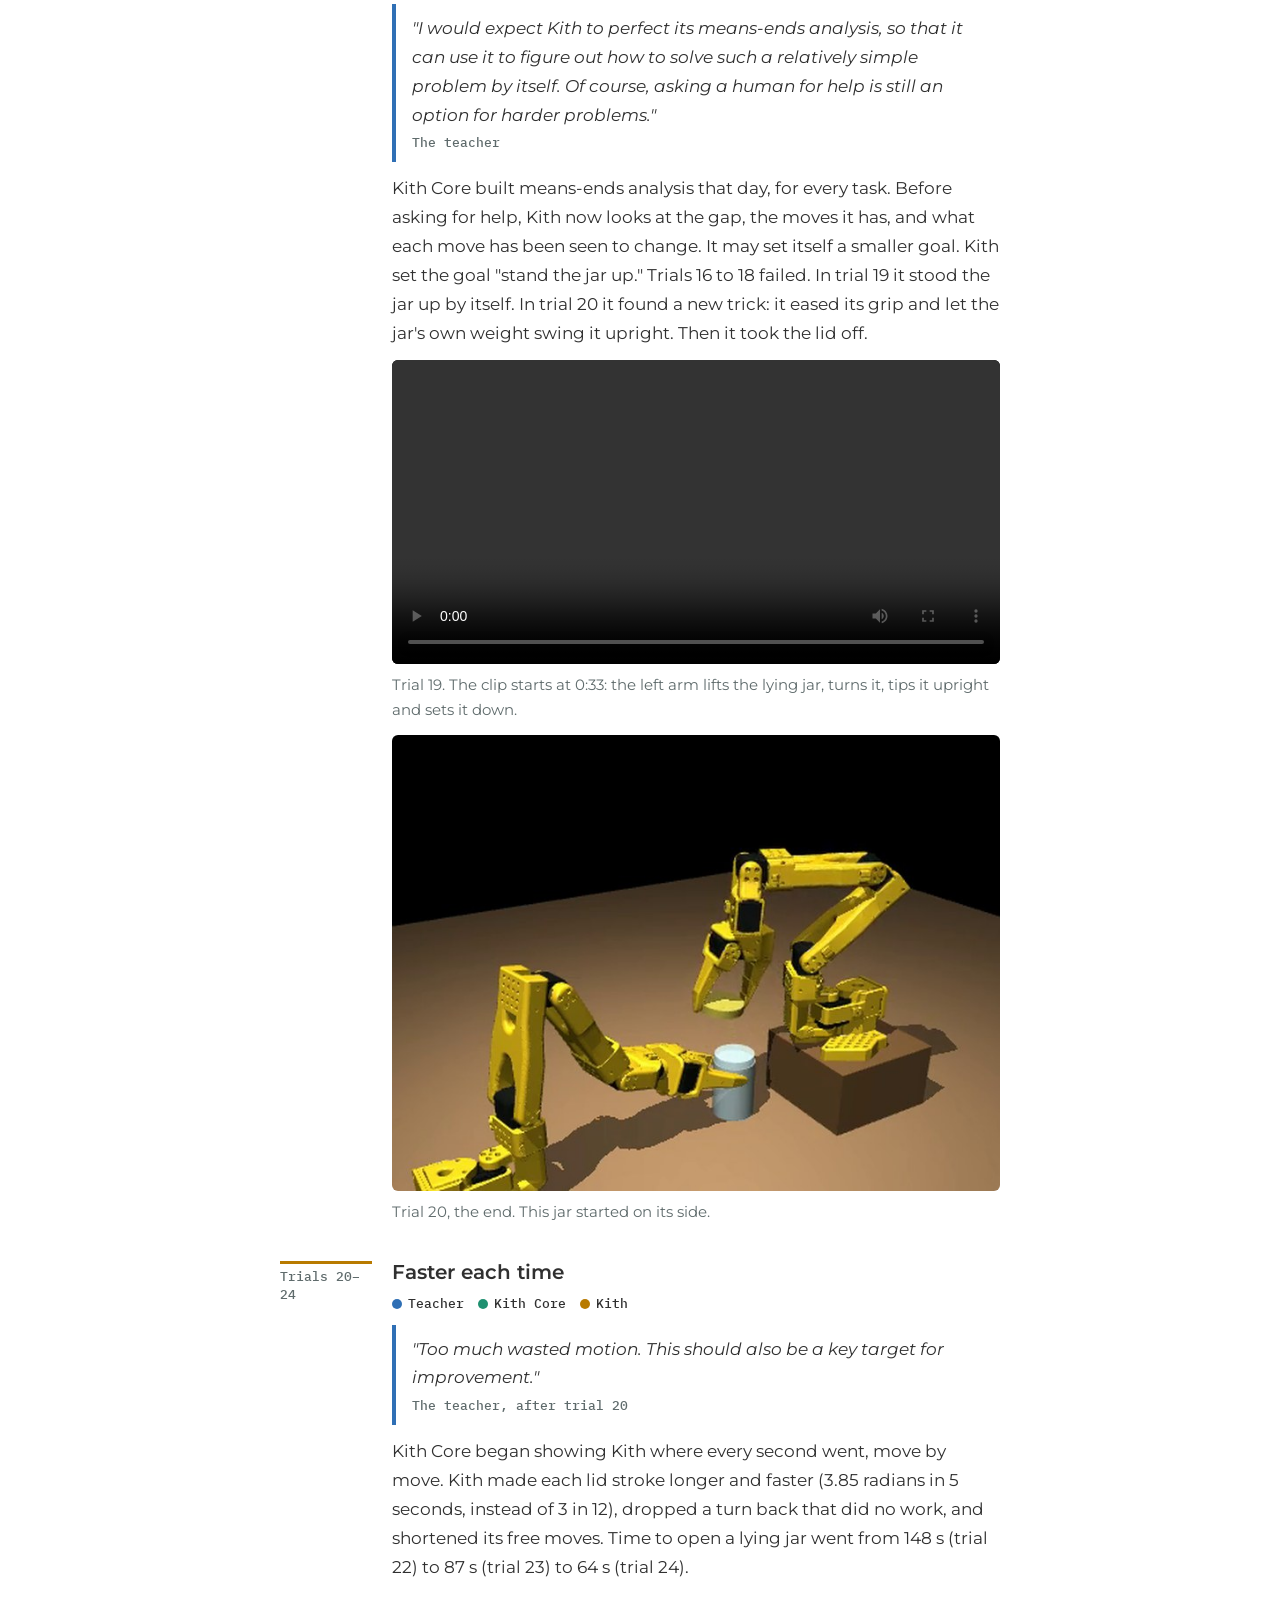
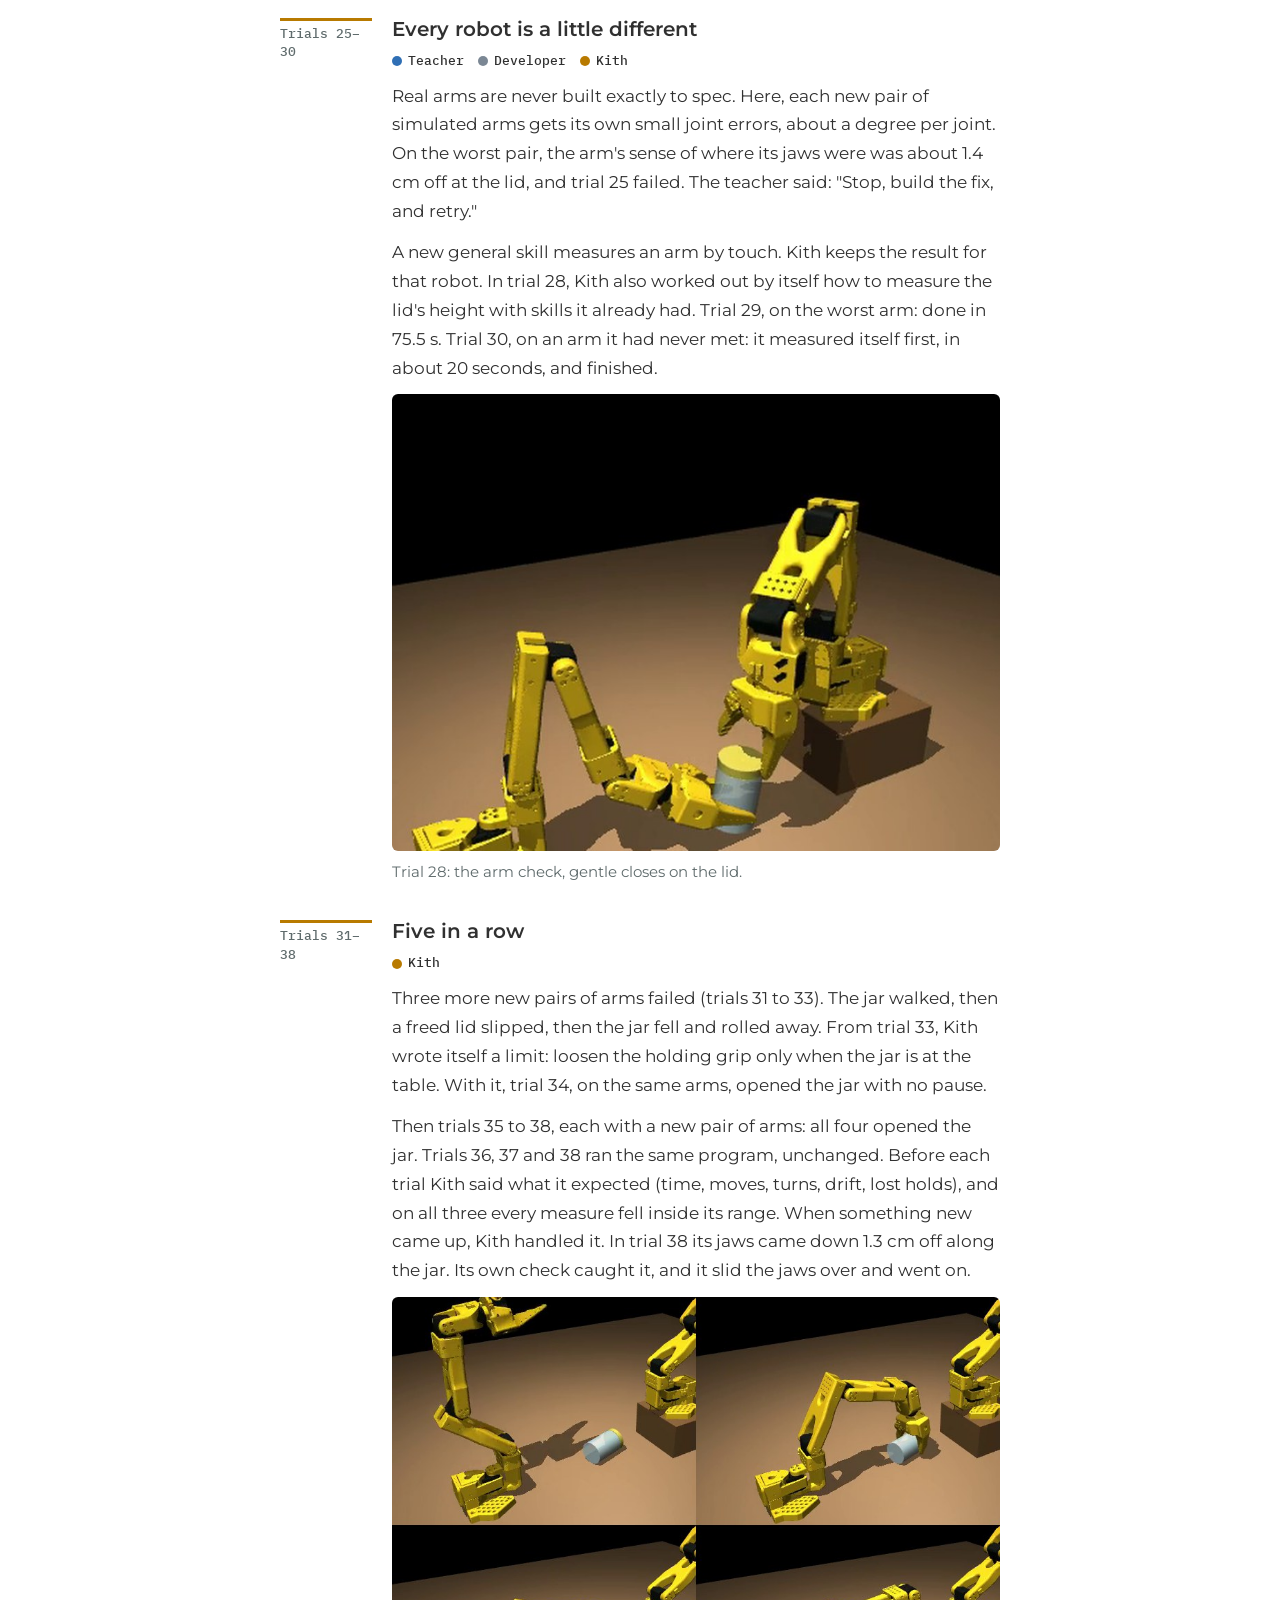
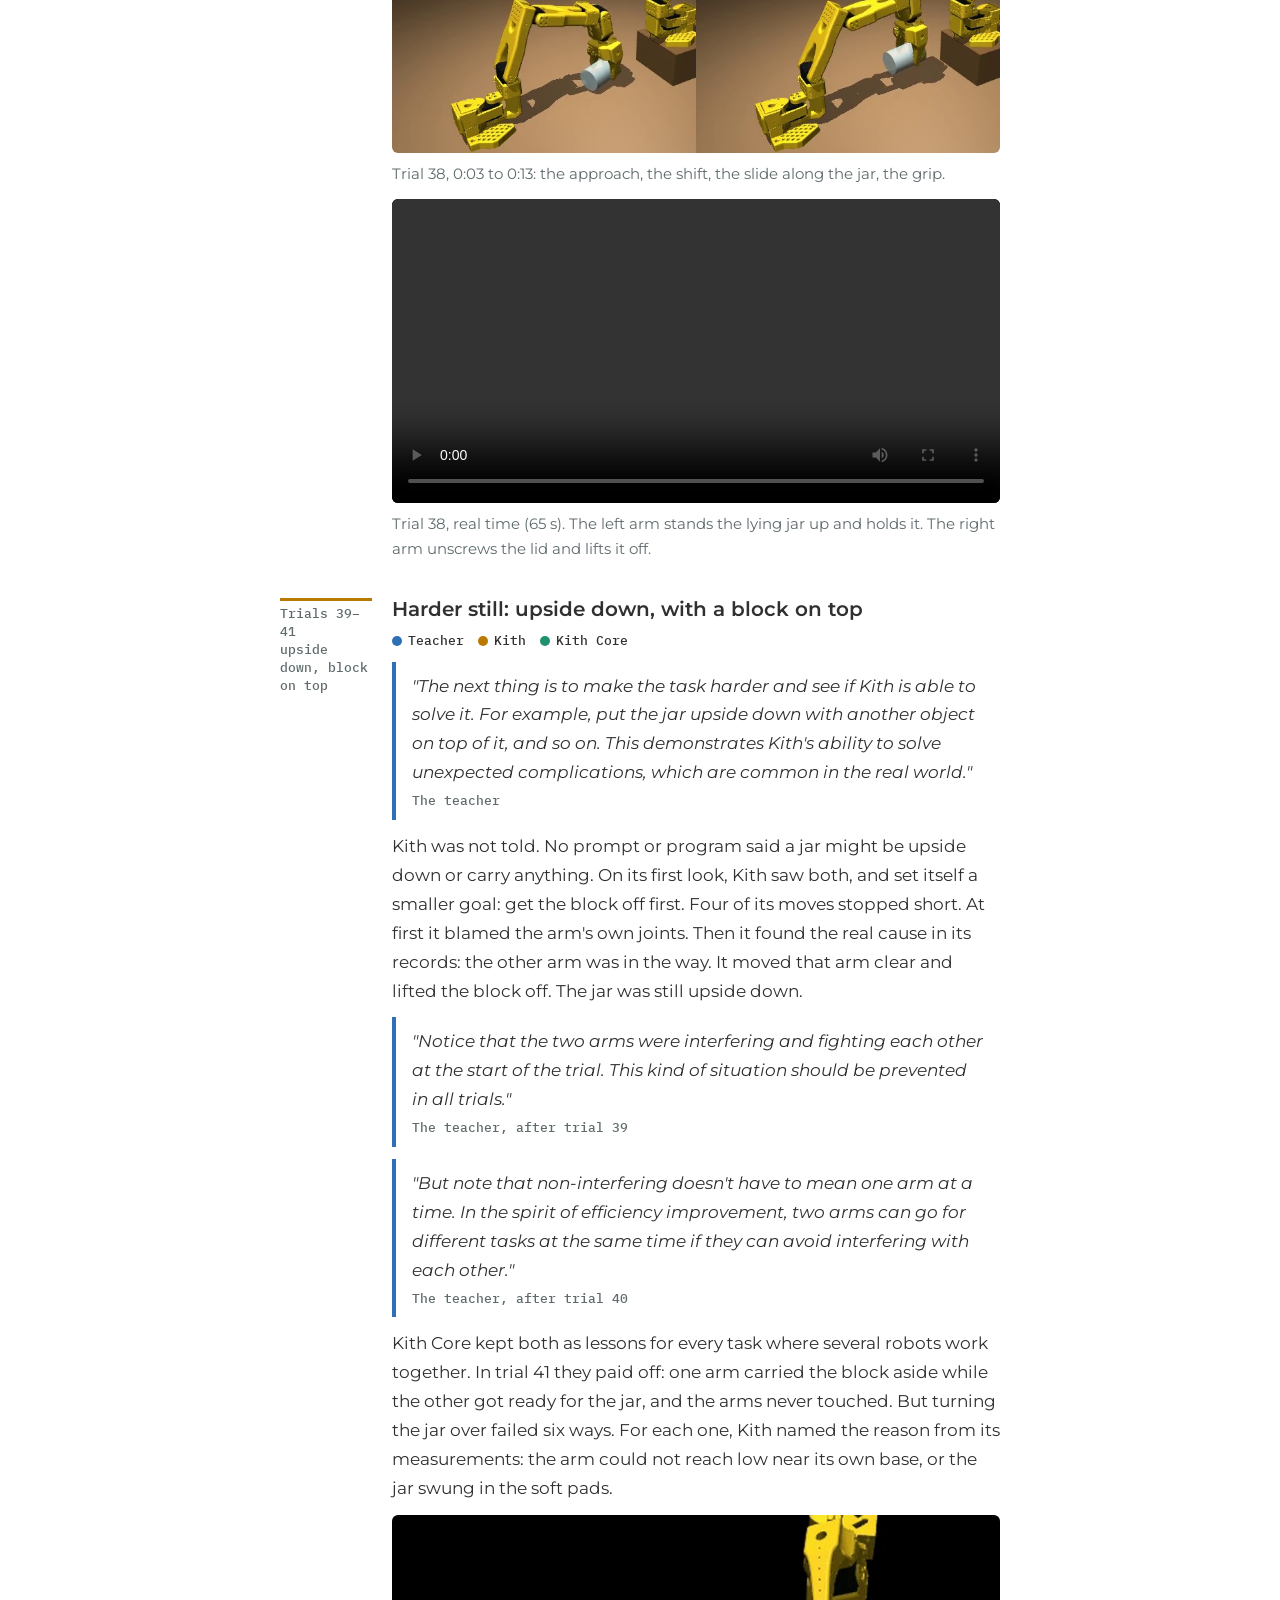
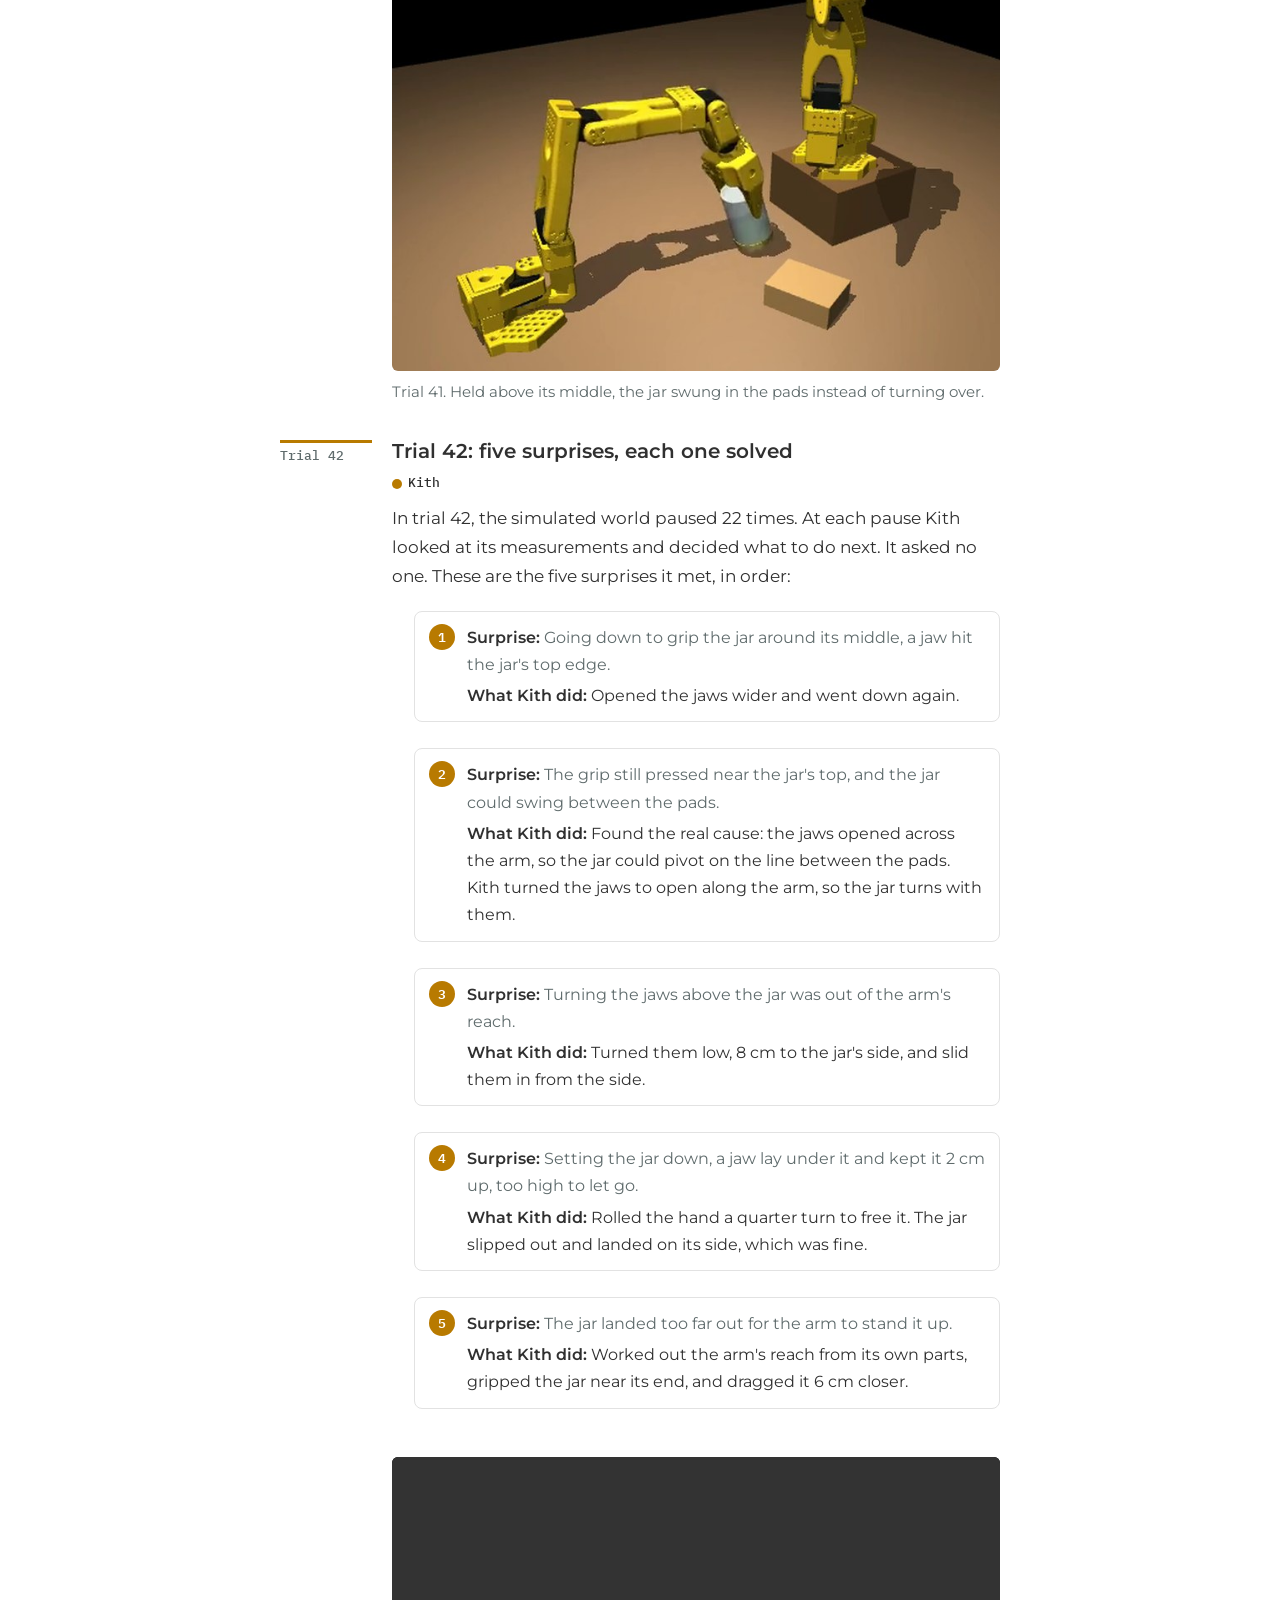
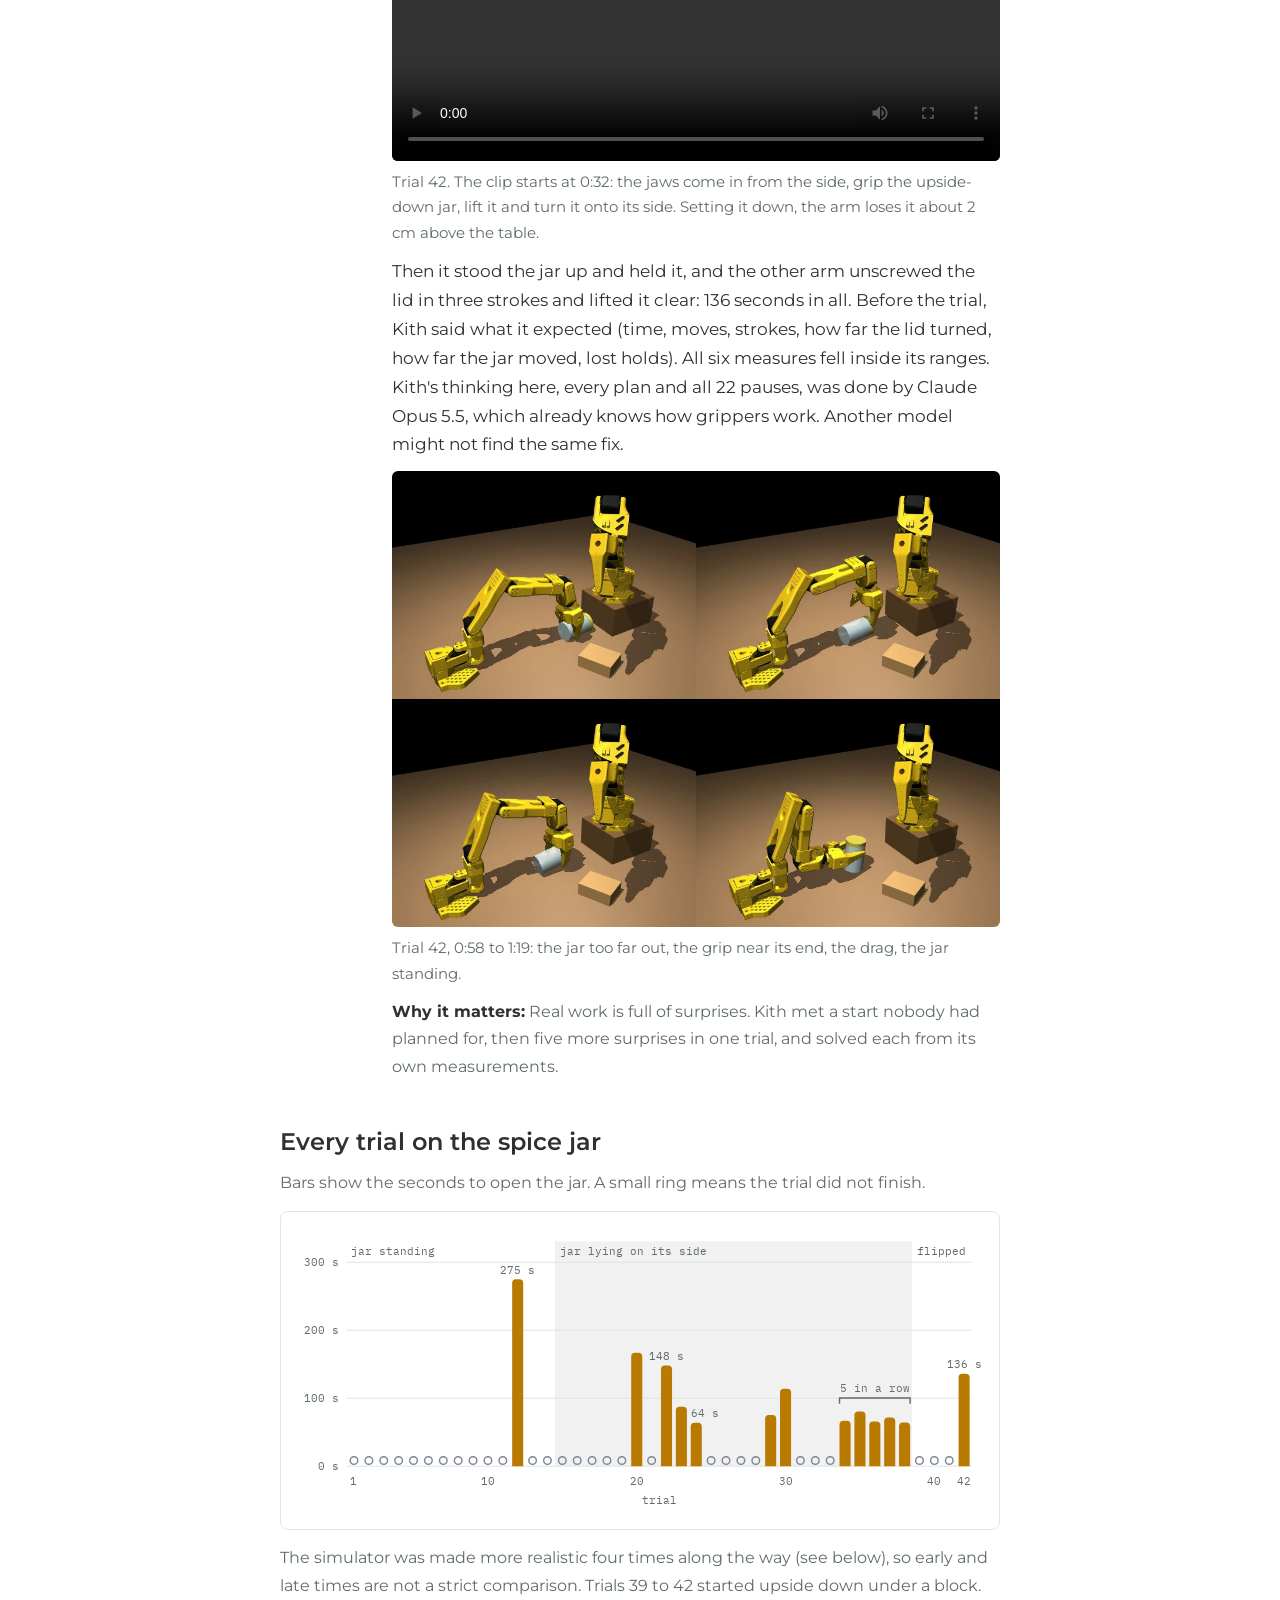
<file: highlights/jar/index.html>
<!DOCTYPE html>
<html lang="en">
<head>
<meta charset="utf-8">
<meta name="viewport" content="width=device-width, initial-scale=1">
<title>Kith works out problems no one wrote a plan for | Kith by KHUB.ai</title>
<meta name="description" content="Kith is the mind; two low-cost and inaccurate robot arms are the body. Their job: take the lid off a jar. Nobody wrote the steps, and the jar did not always start the easy way. It lay on its side, or stood upside down under a wooden block that Kith was never told about. When something went wrong, Kith found the cause from its own measurements, tried a fix, and kept what worked. No AI model was trained or fine-tuned for this. Kith learned by reasoning over its own records, and from a teacher&#x27;s short tips.">
<link rel="alternate" hreflang="en" href="https://khub.ai/highlights/jar/">
<link rel="alternate" hreflang="zh-Hant-TW" href="https://khub.ai/zh-tw/highlights/jar/">
<link rel="icon" href="../../images/favicon.ico">
<link rel="preconnect" href="https://fonts.googleapis.com">
<link rel="preconnect" href="https://fonts.gstatic.com" crossorigin>
<link href="https://fonts.googleapis.com/css2?family=Montserrat:wght@400;500;600;700&amp;family=Noto+Sans+TC:wght@400;500;700&amp;family=IBM+Plex+Mono:wght@400;500&amp;display=swap" rel="stylesheet">
<link rel="stylesheet" href="../../styles.css">
<style>
/* Layout: one reading column; a timeline of highlights with a date rail; the films at full column width. */
:root {
  --paper: #F2F4F6; --panel: #FFFFFF; --ink: #17212B; --ink-2: #4A5664; --rule: #D6DCE3; --accent-ink: #8A5A00;
  --kith: #B87A00; --teacher: #2F6FB5; --core: #1F9070; --examiner: #8A63B8; --dev: #7B8794; --band: #E7EBEF;
  --font-display: "Archivo", "Helvetica Neue", Arial, sans-serif;
  --font-body: "Source Sans 3", "Segoe UI", Arial, sans-serif;
  --font-mono: "IBM Plex Mono", Consolas, monospace;
  color-scheme: light;
}


* { box-sizing: border-box; }
body { margin: 0; background: var(--paper); color: var(--ink); font: 18px/1.55 var(--font-body); }
main { max-width: 760px; margin: 0 auto; padding: 40px 20px 64px; display: grid; gap: 48px; }
main > *, .stack > *, figure > * { min-width: 0; }
h1, h2, h3 { font-family: var(--font-display); text-wrap: balance; margin: 0; line-height: 1.15; }
h1 { font-size: clamp(30px, 5vw, 42px); font-weight: 800; }
h2 { font-size: 24px; font-weight: 800; }
h3 { font-size: 20px; font-weight: 600; }
p { margin: 0; }
a { color: var(--accent-ink); }
a:focus-visible, video:focus-visible, summary:focus-visible, g:focus-visible { outline: 3px solid var(--teacher); outline-offset: 2px; }
.stack { display: grid; gap: 14px; }
.eyebrow { font: 500 13px/1.4 var(--font-mono); letter-spacing: .04em; text-transform: uppercase; color: var(--ink-2); }
.lede { font-size: 20px; color: var(--ink-2); max-width: 65ch; }
.sim { display: inline-flex; align-items: center; gap: 8px; width: fit-content; padding: 4px 12px; border: 1px solid var(--rule);
  border-radius: 999px; background: var(--panel); font: 500 13px/1.4 var(--font-mono); color: var(--ink); }
.sim::before { content: ""; width: 8px; height: 8px; border-radius: 50%; background: var(--kith); }
figure { margin: 0; display: grid; gap: 8px; }
video, figure img { width: 100%; max-width: 100%; height: auto; display: block; border-radius: 6px; background: #000; }
figcaption { font-size: 15px; color: var(--ink-2); text-align: left; margin: 0; }
.tiles { display: grid; grid-template-columns: repeat(4, 1fr); gap: 12px; }
.tile { background: var(--panel); border: 1px solid var(--rule); border-radius: 8px; padding: 14px; display: grid; gap: 4px; align-content: start; }
.tile b { font: 800 30px/1.1 var(--font-display); font-variant-numeric: tabular-nums; }
.tile span { font-size: 15px; color: var(--ink-2); line-height: 1.35; }
.roles { display: grid; grid-template-columns: repeat(auto-fit, minmax(210px, 1fr)); gap: 12px; }
.role { background: var(--panel); border: 1px solid var(--rule); border-radius: 8px; padding: 14px; display: grid; gap: 6px; align-content: start; font-size: 16px; }
.who { display: inline-flex; align-items: center; gap: 6px; font: 500 13px/1.3 var(--font-mono); color: var(--ink); }
.who i { width: 10px; height: 10px; border-radius: 50%; display: inline-block; flex: none; }
.t-teacher i { background: var(--teacher); } .t-kith i { background: var(--kith); } .t-core i { background: var(--core); }
.t-examiner i { background: var(--examiner); } .t-developer i { background: var(--dev); }
.tags { display: flex; flex-wrap: wrap; gap: 6px 14px; }
.timeline { display: grid; gap: 36px; }
.hl { display: grid; grid-template-columns: 92px minmax(0, 1fr); gap: 20px; }
.hl .when { font: 500 13px/1.4 var(--font-mono); color: var(--ink-2); padding-top: 4px; border-top: 3px solid var(--kith); }
.hl .body { display: grid; gap: 12px; min-width: 0; }
blockquote { margin: 0; padding: 10px 16px; border-left: 4px solid var(--teacher); background: var(--panel); border-radius: 0 6px 6px 0; font-style: italic; }
blockquote.by-kith { border-left-color: var(--kith); }
blockquote cite { display: block; margin-top: 6px; font: normal 500 13px/1.3 var(--font-mono); color: var(--ink-2); }
.why { font-size: 16px; color: var(--ink-2); }
.why strong { color: var(--ink); }
.chart-wrap { background: var(--panel); border: 1px solid var(--rule); border-radius: 8px; padding: 16px; position: relative; }
.chart-scroll { overflow-x: auto; }
#chart { width: 100%; min-width: 480px; height: auto; display: block; }
#chart text { font-family: var(--font-mono); fill: var(--ink-2); }
#tip { position: absolute; top: 0; left: 0; pointer-events: none; background: var(--ink); color: var(--paper); font: 13px/1.35 var(--font-mono);
  padding: 6px 9px; border-radius: 5px; max-width: 240px; opacity: 0; transition: opacity .1s; }
details { font-size: 16px; }
summary { cursor: pointer; color: var(--accent-ink); }
table { border-collapse: collapse; margin-top: 10px; font-variant-numeric: tabular-nums; width: 100%; }
th, td { text-align: left; padding: 4px 8px; border-bottom: 1px solid var(--rule); font-size: 15px; }
.solve.two { grid-template-columns: repeat(2, minmax(0, 1fr)); }
.learn { background: var(--panel); border: 1px solid var(--rule); border-left: 4px solid var(--core); border-radius: 8px; padding: 18px 20px; }
.learn ul { margin: 0; padding-left: 20px; display: grid; gap: 8px; }
.learn b { color: var(--ink); }
.cta { background: var(--panel); border: 1px solid var(--rule); border-left: 4px solid var(--kith); border-radius: 8px; padding: 16px 20px;
  font-size: 19px; font-weight: 600; }
.solve { display: grid; grid-template-columns: repeat(auto-fit, minmax(220px, 1fr)); gap: 12px; }
.solve-i { background: var(--panel); border: 1px solid var(--rule); border-left: 4px solid var(--kith); border-radius: 8px;
  padding: 14px; display: grid; gap: 6px; align-content: start; }
.solve-i b { font: 600 17px/1.3 var(--font-display); color: var(--ink); }
.solve-i span { font-size: 15px; color: var(--ink-2); line-height: 1.45; }
.solve-i .solve-when { font: 500 12px/1.3 var(--font-mono); color: var(--ink-2); }
.steps { list-style: none; counter-reset: s; margin: 0; padding: 0; display: grid; gap: 10px; }
.steps li { counter-increment: s; display: grid; grid-template-columns: 26px minmax(0, 1fr); column-gap: 12px; row-gap: 4px;
  background: var(--panel); border: 1px solid var(--rule); border-radius: 8px; padding: 12px 14px; }
.steps li::before { content: counter(s); grid-row: span 2; width: 26px; height: 26px; border-radius: 50%; background: var(--kith);
  color: #fff; font: 600 13px/26px var(--font-mono); text-align: center; }
.steps p { font-size: 16px; }
.steps .s-p { color: var(--ink-2); }
.steps b { color: var(--ink); font-weight: 600; }
.boxes { display: grid; grid-template-columns: 1fr 1fr; gap: 16px; }
.box { background: var(--panel); border: 1px solid var(--rule); border-radius: 8px; padding: 18px; display: grid; gap: 10px; align-content: start; }
.box ul { margin: 0; padding-left: 20px; display: grid; gap: 8px; font-size: 16px; }
footer { font-size: 15px; color: var(--ink-2); border-top: 1px solid var(--rule); padding-top: 16px; display: grid; gap: 6px; }
@media (max-width: 640px) {
  body { font-size: 17px; }
  .tiles { grid-template-columns: 1fr 1fr; }
  .hl { grid-template-columns: 1fr; gap: 8px; }
  .hl .when { border-top: 0; border-left: 3px solid var(--kith); padding: 0 0 0 8px; }
  .boxes { grid-template-columns: 1fr; }
  .solve.two { grid-template-columns: 1fr; }
}
@media (prefers-reduced-motion: reduce) { #tip { transition: none; } }

:root {
  --paper: #FFFFFF; --panel: #FFFFFF; --ink: #303030; --ink-2: #5F6B6C; --rule: #E2E2E2; --accent-ink: #1A6FB5;
  --band: #F1F1F1; --font-display: Montserrat, "Noto Sans TC", sans-serif; --font-body: Montserrat, "Noto Sans TC", sans-serif;
  color-scheme: light;
}
body { font-size: 17px; line-height: 1.7; }
main { padding-top: 32px; }
h2 { font-weight: 600; color: var(--ink); }
.hero h1 { font-family: var(--font-display); }
</style>
</head>
<body class="lang-en">
<!-- Built by scripts/highlight_page.py from docs/highlights/jar.json: edit the source, not this page. -->
<a class="skip" href="#main">Skip to content</a>
<header class="topbar">
  <a class="brand" href="../../index.html"><img src="../../images/logo_KH.png" alt="KHUB.ai" width="120" height="31"></a>
  <nav aria-label="Main"><a href="../../index.html">Home</a><a href="../../how-kith-works.html">How Kith works</a><a href="../../demonstrations.html" aria-current="page">Demonstrations</a><a href="../../about.html">About &amp; contact</a><a class="lang" href="../../zh-tw/highlights/jar/" hreflang="zh-Hant-TW" lang="zh-Hant-TW">繁體中文</a></nav>
</header>
<section class="hero"><p class="kicker">Demonstrations</p><h1>Kith works out problems no one wrote a plan for</h1></section>
<main id="main">
<header class="stack">
  <p class="eyebrow">Kith highlight log · Opening a jar</p>
  <p class="lede">Kith is the mind; two low-cost and inaccurate robot arms are the body. Their job: take the lid off a jar. Nobody wrote the steps, and the jar did not always start the easy way. It lay on its side, or stood upside down under a wooden block that Kith was never told about. When something went wrong, Kith found the cause from its own measurements, tried a fix, and kept what worked. No AI model was trained or fine-tuned for this. Kith learned by reasoning over its own records, and from a teacher&#x27;s short tips.</p>
  <span class="sim">Simulation only · not yet on real robots</span>
</header>
<figure><video controls preload="metadata" poster="media/t4-run4-plain-136.8s-poster.jpg" src="media/t4-run4.mp4"></video><figcaption>Trial 42, real time (136 s). The jar starts upside down with a wooden block on it, a start Kith was never told about. The right arm sets the block aside. The left arm turns the jar onto its side, loses it, drags it back within reach and stands it up. Then the right arm unscrews the lid and lifts it off. No person was asked. The text on the film shows what Kith is doing. Blue lines are what the simulator knows and Kith does not see.</figcaption></figure>
<section class="tiles" aria-label="Results"><div class="tile"><b>136 s</b><span>to open it from upside down under a block, no person asked</span></div><div class="tile"><b>5 of 5</b><span>new pairs of arms in a row (trials 34–38)</span></div><div class="tile"><b>0</b><span>task steps written by a person</span></div><div class="tile"><b>0</b><span>AI models trained or fine-tuned</span></div></section>
<section class="stack learn"><h2>No model training. So how does Kith learn?</h2><p class="why">The AI model here is used as it comes: no training, no fine-tuning, and its weights never change. Kith learns around the model, in three ways:</p><ul><li><b>By reasoning.</b> The model reads Kith&#x27;s own records and measurements, finds causes and proposes fixes. What works is kept.</li><li><b>From a teacher, in conversation.</b> Tips, and answers to Kith&#x27;s own questions, are kept as lessons. They are tested on later trials before they are trusted.</li><li><b>By trying.</b> Each trial&#x27;s measurements are kept, so the next plan starts from them.</li></ul><p>What Kith learns lives in its own memory, in plain words: lessons, checks and limits. It is not stored inside the model. That is why a better model can be swapped in later. That swap is not yet tested on this task.</p></section>
<section class="stack"><h2>How Kith solves problems</h2><p class="why">Six habits, each seen in the story below. None is written for jars: they come from Kith Core, which every Kith task shares. So the next task starts with them.</p><div class="solve"><div class="solve-i"><b>Sets itself smaller goals</b><span>An upside-down jar under a block: first get the block off, then turn the jar over, then open it.</span><span class="solve-when">Trials 39–42</span></div><div class="solve-i"><b>Finds the cause in its own records</b><span>Moves kept stopping short. Its records showed why: the other arm was in the way.</span><span class="solve-when">Trial 39</span></div><div class="solve-i"><b>Tests its guesses</b><span>Three possible causes, and two small experiments to tell them apart.</span><span class="solve-when">Jam jar, trial 5</span></div><div class="solve-i"><b>Keeps looking when a fix fails</b><span>One way after another to turn the jar failed, until Kith found the real cause: which way its jaws opened. With that fixed, the jar turned over.</span><span class="solve-when">Trials 41–42</span></div><div class="solve-i"><b>Handles surprises mid-run</b><span>In one trial the jar slipped and landed too far away. Kith dragged it back with the moves its arms had, and asked no one.</span><span class="solve-when">Trial 42</span></div><div class="solve-i"><b>Turns mistakes into checks</b><span>A bad grip became a rule, tested on the old trial before it was kept. Later it stopped a trial at the right moment.</span><span class="solve-when">Trials 7–9</span></div></div></section>
<section class="stack"><h2>What this means for robot makers</h2><div class="solve two"><div class="solve-i"><b>No task code</b><span>The request was one sentence. Kith wrote and fixed its own programs.</span></div><div class="solve-i"><b>Uses your robot&#x27;s own moves</b><span>Kith calls basic moves: move, grip, turn the wrist. On your robot, those come from your own software. Here, a developer&#x27;s stand-in played that part.</span></div><div class="solve-i"><b>Every unit is a little different</b><span>Before the job, Kith measures each new pair of arms by touch (about 20 seconds in trial 30), then does the job.</span></div><div class="solve-i"><b>Low-cost hardware</b><span>Two open-source SO-101 arms.</span></div></div></section>
<section class="stack"><h2>Who does what</h2><div class="roles"><div class="role"><span class="who t-teacher"><i></i>Teacher</span>A person who knows the work. Gives short tips in plain words and answers Kith&#x27;s questions.</div><div class="role"><span class="who t-kith"><i></i>Kith</span>Writes each program, watches each trial, finds causes and decides what to change. Kith gives its AI model the measurements, the records and the pause points, and keeps what worked. A large AI model does its thinking: Claude Opus 5.5 for this whole task.</div><div class="role"><span class="who t-core"><i></i>Kith Core</span>The shared base under every Kith task. Keeps lessons, checks and memory. When a task shows a gap, Core adds a general piece that every task then has.</div><div class="role"><span class="who t-developer"><i></i>Developer</span>Built the simulated world and general arm skills. Fixes the simulator when it is not realistic. On a maker&#x27;s robot, these basic moves come from the maker&#x27;s own software; Kith calls them.</div><div class="role"><span class="who t-examiner"><i></i>Examiner</span>Grades each trial from the simulator&#x27;s own truth. Kith never sees it.</div></div><p class="why">The arms are two SO-101s, low-cost open-source robot arms, simulated with their real motors and limits. Each has a two-jaw gripper. One arm holds the jar; the other twists the lid.</p></section>
<section class="stack"><h2>How it got there</h2><div class="timeline"><article class="hl"><div class="when">Trials 1–4<br>jam jar</div><div class="body"><h3>Kith writes its own program</h3><div class="tags"><span class="who t-kith"><i></i>Kith</span></div><p>The request was one sentence: &quot;Open the jar on the table: take its lid off.&quot; Kith looked at the skills its arms have and wrote a program. The first trials failed. The jar slid away and the lid did not turn. By the fourth trial, the lid&#x27;s seal broke.</p><p class="why"><strong>Why it matters:</strong> No one wrote the steps for this task.</p></div></article><article class="hl"><div class="when">Trial 5<br>jam jar</div><div class="body"><h3>It tests its own guesses</h3><div class="tags"><span class="who t-kith"><i></i>Kith</span></div><p>After trial 5, Kith opened a &quot;stuck&quot; case from its own records. It named three possible causes and wrote two small experiments to tell them apart. They ruled out one cause and showed the lid grip pushing the jar a little more each stroke: 5, then 9, then 13 mm. Its first fix did not work, and Kith recorded that too.</p><p class="why"><strong>Why it matters:</strong> Kith runs experiments instead of guessing, and keeps an honest record.</p></div></article><article class="hl"><div class="when">Trials 6–8<br>jam jar</div><div class="body"><h3>One tip becomes a rule for every task</h3><div class="tags"><span class="who t-teacher"><i></i>Teacher</span><span class="who t-core"><i></i>Kith Core</span><span class="who t-kith"><i></i>Kith</span></div><blockquote class="by-teacher">"This is a case of two arms working together, and as part of the plan there needs to be some thought about how best to help the working hand. For example, the holding hand should position the jar in a way that makes it easy for the twisting hand to do its work."<cite>The teacher, after watching trial 6</cite></blockquote><p>At the teacher&#x27;s word, Kith Core kept this as a lesson for any task where several hands or robots work toward one goal, not just this jar. Kith then measured, with open jaws, how far its twisting wrist could turn each way. Two trials later its own program unscrewed the lid for the first time. It kept twisting after the lid was free, which showed the next thing to learn.</p><figure><video controls preload="metadata" src="media/t1-run8.mp4#t=118,150"></video><figcaption>Trial 8, the jam jar. The clip starts at 1:58; the lid comes off its threads at about 2:10.</figcaption></figure></div></article><article class="hl"><div class="when">After trial 17<br>jam jar</div><div class="body"><h3>It knows when to ask</h3><div class="tags"><span class="who t-kith"><i></i>Kith</span><span class="who t-teacher"><i></i>Teacher</span></div><p>To test recovery, the holding gripper was broken on purpose, and Kith was not told. Kith noticed from its own readings. It tried an idea the teacher had mentioned, pressing the jar against a wall, and refined it over eleven ways. When every surface in reach had failed, it asked:</p><blockquote class="by-kith">"Is there another way, or another thing here, I could use to keep the jar from turning while the lid is turned, or should the jar be opened only once the holding gripper is repaired?"<cite>Kith, in its question to the teacher</cite></blockquote><p>The teacher said to drop the wall and use a smaller jar the holding hand can keep still. From here on, the jar is a spice jar.</p><p class="why"><strong>Why it matters:</strong> A clear question that says what was tried saves the expert&#x27;s time.</p></div></article><article class="hl"><div class="when">Trial 3<br>spice jar</div><div class="body"><h3>Checks planted ahead, decisions made mid-run</h3><div class="tags"><span class="who t-teacher"><i></i>Teacher</span><span class="who t-core"><i></i>Kith Core</span><span class="who t-kith"><i></i>Kith</span></div><blockquote class="by-teacher">"The Planner should have planted checkers throughout the planned action sequence (for example, checks of grip firmness or the lid going off track) so that adjustments can be made as soon as possible."<cite>The teacher</cite></blockquote><p>Kith Core built this the same morning, for every task. In trial 3, Kith&#x27;s program carried 21 checks. Seven times, something went other than planned. Each time the simulated world paused, Kith decided what to do (go on, change the rest of the plan, or ask), and the trial went on.</p><figure><img src="media/t2-run3-plain-40s.jpg" alt="Two yellow robot arms at a small jar; the right arm&#x27;s jaws are on the lid." width="690" height="518" loading="lazy"><figcaption>Trial 3. The lid came off its threads, but the jar tipped over before the lid was lifted.</figcaption></figure></div></article><article class="hl"><div class="when">Trials 7–9</div><div class="body"><h3>Bugs become checks</h3><div class="tags"><span class="who t-kith"><i></i>Kith</span><span class="who t-core"><i></i>Kith Core</span></div><p>In trial 7 the jar fell over, and the program then gripped it as if it were standing. Kith wrote a rule from that mistake: grip a jar as standing only while the latest look says it stands. Before keeping the rule, Kith replayed it on the old trial: it would have fired five steps before the bad grip. Two trials later, the rule stopped a trial at the right moment.</p><p class="why"><strong>Why it matters:</strong> Every mistake makes the next trial safer, and each new check is proven on past trials before it is kept.</p></div></article><article class="hl"><div class="when">Trial 12</div><div class="body"><h3>The first open jar</h3><div class="tags"><span class="who t-developer"><i></i>Developer</span><span class="who t-kith"><i></i>Kith</span></div><p>Kith&#x27;s grips often caught the lid off-center and pushed the jar. A new general skill went into the catalog for any two-jaw gripper: a centered grip that brings the fixed jaw to the lid by feel. Kith chose to use it for every lid grip. Trial 12 took the lid off and held it clear: 275 seconds, 8 turns, none slipped.</p><figure><img src="media/t2-run12-plain-277s.jpg" alt="The right arm holds the lid in the air above the open jar; the left arm holds the jar." width="690" height="518" loading="lazy"><figcaption>Trial 12, the end: the lid held clear above the jar.</figcaption></figure></div></article><article class="hl"><div class="when">Trials 15–20</div><div class="body"><h3>Harder: the jar starts on its side</h3><div class="tags"><span class="who t-teacher"><i></i>Teacher</span><span class="who t-core"><i></i>Kith Core</span><span class="who t-kith"><i></i>Kith</span></div><p>Now the jar started lying down. Kith&#x27;s first answer was to ask a person to stand it up. The teacher replied:</p><blockquote class="by-teacher">"I would expect Kith to perfect its means-ends analysis, so that it can use it to figure out how to solve such a relatively simple problem by itself. Of course, asking a human for help is still an option for harder problems."<cite>The teacher</cite></blockquote><p>Kith Core built means-ends analysis that day, for every task. Before asking for help, Kith now looks at the gap, the moves it has, and what each move has been seen to change. It may set itself a smaller goal. Kith set the goal &quot;stand the jar up.&quot; Trials 16 to 18 failed. In trial 19 it stood the jar up by itself. In trial 20 it found a new trick: it eased its grip and let the jar&#x27;s own weight swing it upright. Then it took the lid off.</p><figure><video controls preload="metadata" src="media/t2-run19.mp4#t=33,50"></video><figcaption>Trial 19. The clip starts at 0:33: the left arm lifts the lying jar, turns it, tips it upright and sets it down.</figcaption></figure><figure><img src="media/t2-run20-plain-168s.jpg" alt="The right arm lifts the lid away; the jar stands in the left arm&#x27;s grip." width="690" height="518" loading="lazy"><figcaption>Trial 20, the end. This jar started on its side.</figcaption></figure></div></article><article class="hl"><div class="when">Trials 20–24</div><div class="body"><h3>Faster each time</h3><div class="tags"><span class="who t-teacher"><i></i>Teacher</span><span class="who t-core"><i></i>Kith Core</span><span class="who t-kith"><i></i>Kith</span></div><blockquote class="by-teacher">"Too much wasted motion. This should also be a key target for improvement."<cite>The teacher, after trial 20</cite></blockquote><p>Kith Core began showing Kith where every second went, move by move. Kith made each lid stroke longer and faster (3.85 radians in 5 seconds, instead of 3 in 12), dropped a turn back that did no work, and shortened its free moves. Time to open a lying jar went from 148 s (trial 22) to 87 s (trial 23) to 64 s (trial 24).</p></div></article><article class="hl"><div class="when">Trials 25–30</div><div class="body"><h3>Every robot is a little different</h3><div class="tags"><span class="who t-teacher"><i></i>Teacher</span><span class="who t-developer"><i></i>Developer</span><span class="who t-kith"><i></i>Kith</span></div><p>Real arms are never built exactly to spec. Here, each new pair of simulated arms gets its own small joint errors, about a degree per joint. On the worst pair, the arm&#x27;s sense of where its jaws were was about 1.4 cm off at the lid, and trial 25 failed. The teacher said: &quot;Stop, build the fix, and retry.&quot;</p><p>A new general skill measures an arm by touch. Kith keeps the result for that robot. In trial 28, Kith also worked out by itself how to measure the lid&#x27;s height with skills it already had. Trial 29, on the worst arm: done in 75.5 s. Trial 30, on an arm it had never met: it measured itself first, in about 20 seconds, and finished.</p><figure><img src="media/t2-run28-plain-38s.jpg" alt="The right arm&#x27;s jaws close gently around the lid of the standing jar." width="690" height="518" loading="lazy"><figcaption>Trial 28: the arm check, gentle closes on the lid.</figcaption></figure></div></article><article class="hl"><div class="when">Trials 31–38</div><div class="body"><h3>Five in a row</h3><div class="tags"><span class="who t-kith"><i></i>Kith</span></div><p>Three more new pairs of arms failed (trials 31 to 33). The jar walked, then a freed lid slipped, then the jar fell and rolled away. From trial 33, Kith wrote itself a limit: loosen the holding grip only when the jar is at the table. With it, trial 34, on the same arms, opened the jar with no pause.</p><p>Then trials 35 to 38, each with a new pair of arms: all four opened the jar. Trials 36, 37 and 38 ran the same program, unchanged. Before each trial Kith said what it expected (time, moves, turns, drift, lost holds), and on all three every measure fell inside its range. When something new came up, Kith handled it. In trial 38 its jaws came down 1.3 cm off along the jar. Its own check caught it, and it slid the jaws over and went on.</p><figure><img src="media/t2-run38-plain-3-13s-grid.jpg" alt="Four frames: the left arm comes over the lying jar, shifts, slides along it, and closes." width="880" height="660" loading="lazy"><figcaption>Trial 38, 0:03 to 0:13: the approach, the shift, the slide along the jar, the grip.</figcaption></figure><figure><video controls preload="metadata" src="media/t2-run38.mp4"></video><figcaption>Trial 38, real time (65 s). The left arm stands the lying jar up and holds it. The right arm unscrews the lid and lifts it off.</figcaption></figure></div></article><article class="hl"><div class="when">Trials 39–41<br>upside down, block on top</div><div class="body"><h3>Harder still: upside down, with a block on top</h3><div class="tags"><span class="who t-teacher"><i></i>Teacher</span><span class="who t-kith"><i></i>Kith</span><span class="who t-core"><i></i>Kith Core</span></div><blockquote class="by-teacher">"The next thing is to make the task harder and see if Kith is able to solve it. For example, put the jar upside down with another object on top of it, and so on. This demonstrates Kith&#x27;s ability to solve unexpected complications, which are common in the real world."<cite>The teacher</cite></blockquote><p>Kith was not told. No prompt or program said a jar might be upside down or carry anything. On its first look, Kith saw both, and set itself a smaller goal: get the block off first. Four of its moves stopped short. At first it blamed the arm&#x27;s own joints. Then it found the real cause in its records: the other arm was in the way. It moved that arm clear and lifted the block off. The jar was still upside down.</p><blockquote class="by-teacher">"Notice that the two arms were interfering and fighting each other at the start of the trial. This kind of situation should be prevented in all trials."<cite>The teacher, after trial 39</cite></blockquote><blockquote class="by-teacher">"But note that non-interfering doesn&#x27;t have to mean one arm at a time. In the spirit of efficiency improvement, two arms can go for different tasks at the same time if they can avoid interfering with each other."<cite>The teacher, after trial 40</cite></blockquote><p>Kith Core kept both as lessons for every task where several robots work together. In trial 41 they paid off: one arm carried the block aside while the other got ready for the jar, and the arms never touched. But turning the jar over failed six ways. For each one, Kith named the reason from its measurements: the arm could not reach low near its own base, or the jar swung in the soft pads.</p><figure><img src="media/t4-run3-plain-28s.jpg" alt="The left arm holds the jar in the air; the jar hangs tilted in its jaws. The wooden block lies on the table." width="728" height="546" loading="lazy"><figcaption>Trial 41. Held above its middle, the jar swung in the pads instead of turning over.</figcaption></figure></div></article><article class="hl"><div class="when">Trial 42</div><div class="body"><h3>Trial 42: five surprises, each one solved</h3><div class="tags"><span class="who t-kith"><i></i>Kith</span></div><p>In trial 42, the simulated world paused 22 times. At each pause Kith looked at its measurements and decided what to do next. It asked no one. These are the five surprises it met, in order:</p><ol class="steps"><li><p class="s-p"><b>Surprise:</b> Going down to grip the jar around its middle, a jaw hit the jar&#x27;s top edge.</p><p class="s-r"><b>What Kith did:</b> Opened the jaws wider and went down again.</p></li><li><p class="s-p"><b>Surprise:</b> The grip still pressed near the jar&#x27;s top, and the jar could swing between the pads.</p><p class="s-r"><b>What Kith did:</b> Found the real cause: the jaws opened across the arm, so the jar could pivot on the line between the pads. Kith turned the jaws to open along the arm, so the jar turns with them.</p></li><li><p class="s-p"><b>Surprise:</b> Turning the jaws above the jar was out of the arm&#x27;s reach.</p><p class="s-r"><b>What Kith did:</b> Turned them low, 8 cm to the jar&#x27;s side, and slid them in from the side.</p></li><li><p class="s-p"><b>Surprise:</b> Setting the jar down, a jaw lay under it and kept it 2 cm up, too high to let go.</p><p class="s-r"><b>What Kith did:</b> Rolled the hand a quarter turn to free it. The jar slipped out and landed on its side, which was fine.</p></li><li><p class="s-p"><b>Surprise:</b> The jar landed too far out for the arm to stand it up.</p><p class="s-r"><b>What Kith did:</b> Worked out the arm&#x27;s reach from its own parts, gripped the jar near its end, and dragged it 6 cm closer.</p></li></ol><figure><video controls preload="metadata" src="media/t4-run4.mp4#t=32,56"></video><figcaption>Trial 42. The clip starts at 0:32: the jaws come in from the side, grip the upside-down jar, lift it and turn it onto its side. Setting it down, the arm loses it about 2 cm above the table.</figcaption></figure><p>Then it stood the jar up and held it, and the other arm unscrewed the lid in three strokes and lifted it clear: 136 seconds in all. Before the trial, Kith said what it expected (time, moves, strokes, how far the lid turned, how far the jar moved, lost holds). All six measures fell inside its ranges. Kith&#x27;s thinking here, every plan and all 22 pauses, was done by Claude Opus 5.5, which already knows how grippers work. Another model might not find the same fix.</p><figure><img src="media/t4-run4-plain-58-79s-grid.jpg" alt="Four frames: the jar lies on the table; the left arm grips it near its end and drags it closer; the jar stands upright in the arm&#x27;s grip." width="1040" height="780" loading="lazy"><figcaption>Trial 42, 0:58 to 1:19: the jar too far out, the grip near its end, the drag, the jar standing.</figcaption></figure><p class="why"><strong>Why it matters:</strong> Real work is full of surprises. Kith met a start nobody had planned for, then five more surprises in one trial, and solved each from its own measurements.</p></div></article></div></section>
<section class="stack"><h2>Every trial on the spice jar</h2><p class="why">Bars show the seconds to open the jar. A small ring means the trial did not finish.</p><div class="chart-wrap"><div class="chart-scroll"><svg id="chart" viewBox="0 0 720 300" role="img" aria-label="Every trial on the spice jar: the numbers are in the table below."></svg></div><div id="tip" role="status"></div></div><p class="why">The simulator was made more realistic four times along the way (see below), so early and late times are not a strict comparison. Trials 39 to 42 started upside down under a block.</p><details><summary>Show the numbers</summary><table id="table"><thead><tr><th>Trial</th><th>s</th><th>Note</th></tr></thead><tbody></tbody></table></details></section><script type="application/json" id="chart-data">{"tries": 42, "max": 300, "unit": "s", "done": {"12": [275, "jar standing; the first open jar"], "20": [167, "jar started on its side"], "22": [148.1, "lying jar"], "23": [87.3, "lying jar"], "24": [64.1, "lying jar"], "29": [75.5, "the worst arm, its check kept"], "30": [114.1, "an arm never met; it measured itself first"], "34": [67.0, "trial 33's arms again"], "35": [80.6, "new arms"], "36": [65.9, "new arms"], "37": [71.6, "new arms"], "38": [64.2, "new arms"], "42": [135.9, "upside down, a block on top"]}, "notes": {"11": "set aside unfinished", "21": "stopped by an operator's mistake", "39": "upside down: block off, jar not turned", "40": "upside down: the grip on the block caught the jar", "41": "upside down: block off; six ways to turn the jar failed"}, "phases": [{"from": 1, "to": 14, "label": "jar standing"}, {"from": 15, "to": 38, "label": "jar lying on its side"}, {"from": 39, "to": 42, "label": "flipped"}], "labels": [[12, "275 s"], [22, "148 s"], [24, "64 s", "start"], [42, "136 s"]], "bracket": {"from": 34, "to": 38, "label": "5 in a row"}, "ui": {"done": "Trial {i}: done in {v} {u} ({note})", "not": "Trial {i}: not done", "notNote": "Trial {i}: not done ({note})", "axis": "trial", "notDone": "not done"}}</script><script>
(function () {
  const C = JSON.parse(document.getElementById("chart-data").textContent), ui = C.ui;
  const svg = document.getElementById("chart"), tip = document.getElementById("tip"), wrap = svg.closest(".chart-wrap");
  const NS = "http://www.w3.org/2000/svg", L = 52, R = 708, T = 36, B = 250, n = C.tries, maxV = C.max, u = C.unit || "";
  const step = (R - L) / n, x = i => L + (i - 0.5) * step, y = v => B - (v / maxV) * (B - T);
  const el = (tag, a, parent) => { const e = document.createElementNS(NS, tag); for (const k in a) e.setAttribute(k, a[k]); (parent || svg).appendChild(e); return e; };
  const fmt = (t, i, v, note) => t.replace("{i}", i).replace("{v}", v).replace("{u}", u).replace("{note}", note || "");
  const css = v => getComputedStyle(document.documentElement).getPropertyValue(v).trim();
  function draw() {
    svg.textContent = "";
    (C.phases || []).forEach((p, k) => {
      const x0 = L + (p.from - 1) * step, x1 = L + p.to * step;
      if (k % 2) el("rect", {x: x0, y: T - 22, width: x1 - x0, height: B - T + 22, fill: css("--band")});
      el("text", {x: x0 + 5, y: T - 8, "font-size": 12}).textContent = p.label;
    });
    for (let k = 0; k <= 3; k++) {
      const v = Math.round(maxV * k / 3);
      el("line", {x1: L, x2: R, y1: y(v), y2: y(v), stroke: css("--rule"), "stroke-width": 1});
      el("text", {x: L - 8, y: y(v) + 4, "font-size": 12, "text-anchor": "end"}).textContent = v + " " + u;
    }
    const ticks = [1]; for (let t = 10; t < n; t += 10) ticks.push(t); ticks.push(n);
    for (const t of ticks) el("text", {x: x(t), y: B + 20, "font-size": 12, "text-anchor": "middle"}).textContent = t;
    el("text", {x: (L + R) / 2, y: B + 40, "font-size": 12, "text-anchor": "middle"}).textContent = ui.axis;
    if (C.bracket) {
      let top = 0; for (let i = C.bracket.from; i <= C.bracket.to; i++) if (C.done[i]) top = Math.max(top, C.done[i][0]);
      const bx0 = x(C.bracket.from) - step / 2 + 2, bx1 = x(C.bracket.to) + step / 2 - 2, by = y(top) - 14;
      el("path", {d: `M${bx0} ${by + 6} V${by} H${bx1} V${by + 6}`, fill: "none", stroke: css("--ink-2"), "stroke-width": 1.5});
      el("text", {x: (bx0 + bx1) / 2, y: by - 6, "font-size": 12, "text-anchor": "middle"}).textContent = C.bracket.label;
    }
    for (let i = 1; i <= n; i++) {
      const d = C.done[i], note = (C.notes || {})[i];
      const g = el("g", {tabindex: 0, "aria-label": d ? fmt(ui.done, i, d[0], d[1]) : fmt(ui.not, i)});
      if (d) {
        const w = Math.min(12, step - 4), r = Math.min(4, w / 2), top = y(d[0]);
        el("path", {d: `M${x(i) - w / 2} ${B} V${top + r} q0 -${r} ${r} -${r} H${x(i) + w / 2 - r} q${r} 0 ${r} ${r} V${B} Z`, fill: css("--kith")}, g);
      } else {
        el("circle", {cx: x(i), cy: B - 6, r: 4, fill: "none", stroke: css("--dev"), "stroke-width": 1.5}, g);
      }
      el("rect", {x: x(i) - step / 2, y: T, width: step, height: B - T + 4, fill: "transparent"}, g);
      const show = () => {
        tip.textContent = d ? fmt(ui.done, i, d[0], d[1]) : (note ? fmt(ui.notNote, i, "", note) : fmt(ui.not, i));
        const sr = svg.getBoundingClientRect(), wr = wrap.getBoundingClientRect(), k = sr.width / 720;
        tip.style.left = Math.max(0, Math.min(sr.left - wr.left + x(i) * k + 10, wr.width - 250)) + "px";
        tip.style.top = (sr.top - wr.top + (d ? y(d[0]) : B) * k - 40) + "px"; tip.style.opacity = 1;
      };
      g.addEventListener("mouseenter", show); g.addEventListener("focus", show);
      g.addEventListener("mouseleave", () => tip.style.opacity = 0); g.addEventListener("blur", () => tip.style.opacity = 0);
    }
    for (const [i, s, a] of (C.labels || [])) {
      if (!C.done[i]) continue;
      el("text", {x: x(i) + (a === "start" ? -5 : 0), y: y(C.done[i][0]) - 6, "font-size": 12, "text-anchor": a || "middle", fill: css("--ink")}).textContent = s;
    }
  }
  draw();
  try { matchMedia("(prefers-color-scheme: dark)").addEventListener("change", draw); } catch (e) {}
  new MutationObserver(draw).observe(document.documentElement, {attributes: true, attributeFilter: ["data-theme"]});
  const tb = document.querySelector("#table tbody");
  for (let i = 1; i <= n; i++) {
    const d = C.done[i], tr = document.createElement("tr");
    for (const v of [i, d ? d[0] : ui.notDone, d ? d[1] : ((C.notes || {})[i] || "")]) {
      const td = document.createElement("td"); td.textContent = v; tr.appendChild(td);
    }
    tb.appendChild(tr);
  }
})();
</script>
<section class="boxes"><div class="box"><h3>No shortcuts in the simulator</h3><ul><li>The jar is held only by contact and friction, with rubber pads on the holding jaws. Nothing is glued to a hand or moved by script.</li><li>The arms are modeled on the SO-101&#x27;s real motors: torque limits, gear play, encoder steps, and each arm&#x27;s own small calibration errors.</li><li>When the simulator was wrong, it was fixed: a jar that rolled forever, arms that shook (a missing servo dead zone, then gearbox friction), and a lid thrown by a contact glitch. Each fix is on the world&#x27;s spec card, with its source.</li><li>The wooden block is loose (72 g). It rests on the jar by contact and friction only, with wood-on-wood friction taken from a published range.</li></ul></div><div class="box"><h3>What this does not show yet</h3><ul><li>Real robots. Everything here is simulation (MuJoCo).</li><li>Other jars, tables or tasks. This is one jar and one table, with three kinds of start (standing, lying, upside down under a block). A wider, heavier jar was tried once and not opened: the spice jar&#x27;s program did not carry over.</li><li>Repeats of the hardest start. It has been done once (n = 1), on one pair of arms.</li><li>Real vision. Kith&#x27;s camera is a stand-in. It reports where things are (the jar, the lid, the block), with noise added, instead of reading pictures.</li><li>Real touch. The touch pads on the jaws are a stand-in; the SO-101 has none.</li><li>The arms&#x27; basic moves. The general moves Kith calls (move, grip, turn the wrist) were written by the developer, standing in for a robot maker&#x27;s own arm software.</li><li>Screw threads. MuJoCo has no thread shapes, so the lid&#x27;s threads are a hold that gives at a measured twisting force.</li><li>Another AI model. Claude Opus 5.5 did all of Kith&#x27;s thinking here. A swap to another model is not yet tested on this task.</li></ul></div></section>
<p class="cta">Building robots? Write to <a href="mailto:bizdev@khub.ai">bizdev@khub.ai</a> to talk about trying Kith on yours.</p>
<footer><p>From Kith&#x27;s development records. The films were recorded as the trials ran.</p><p>KHUB.ai · bizdev@khub.ai</p></footer>
</main>
<footer class="site-footer">
  <p>© 2026 KHUB-AI LLC. All rights reserved.</p>
</footer>
<!-- Cloudflare Web Analytics --><script type='module' src='https://static.cloudflareinsights.com/beacon.min.js' data-cf-beacon='{"token": "db9ff15c4d4c4915a1eea8b74ed29f83"}'></script><!-- End Cloudflare Web Analytics -->
</body>
</html>
</file>
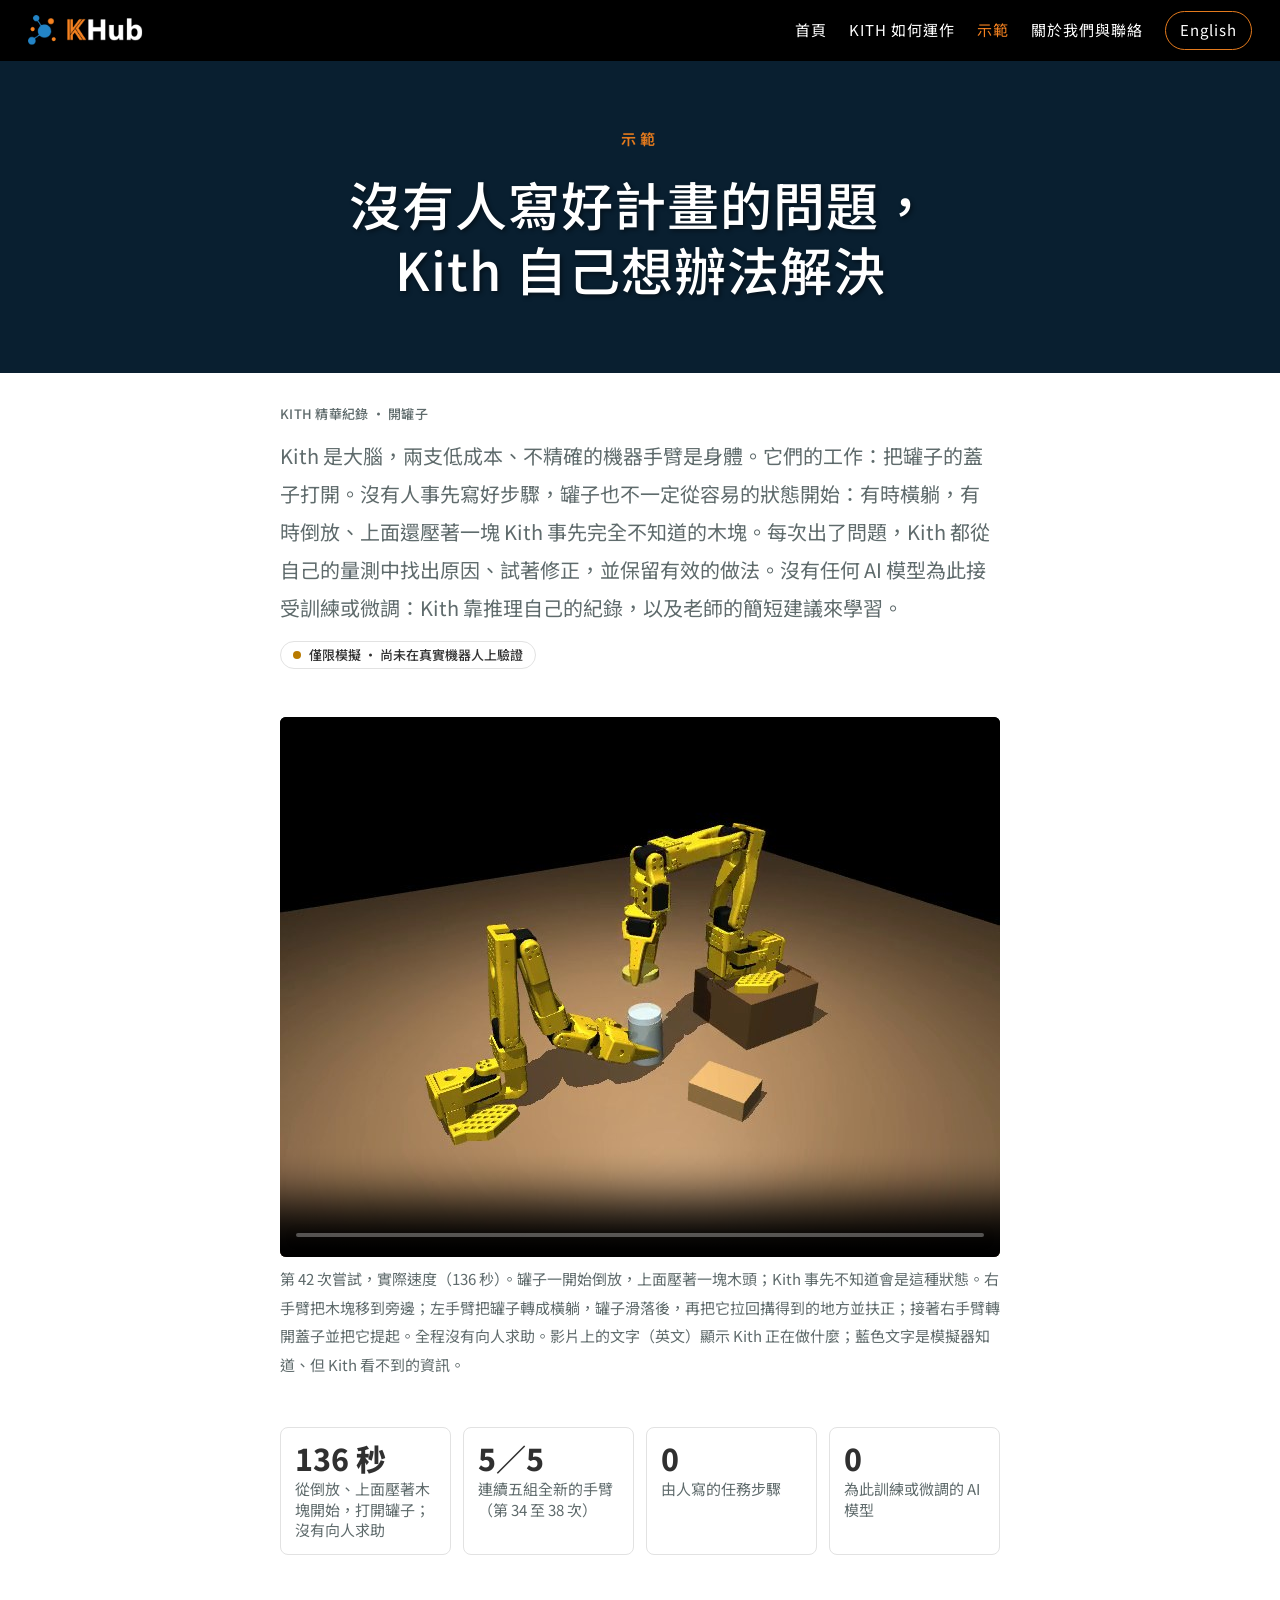
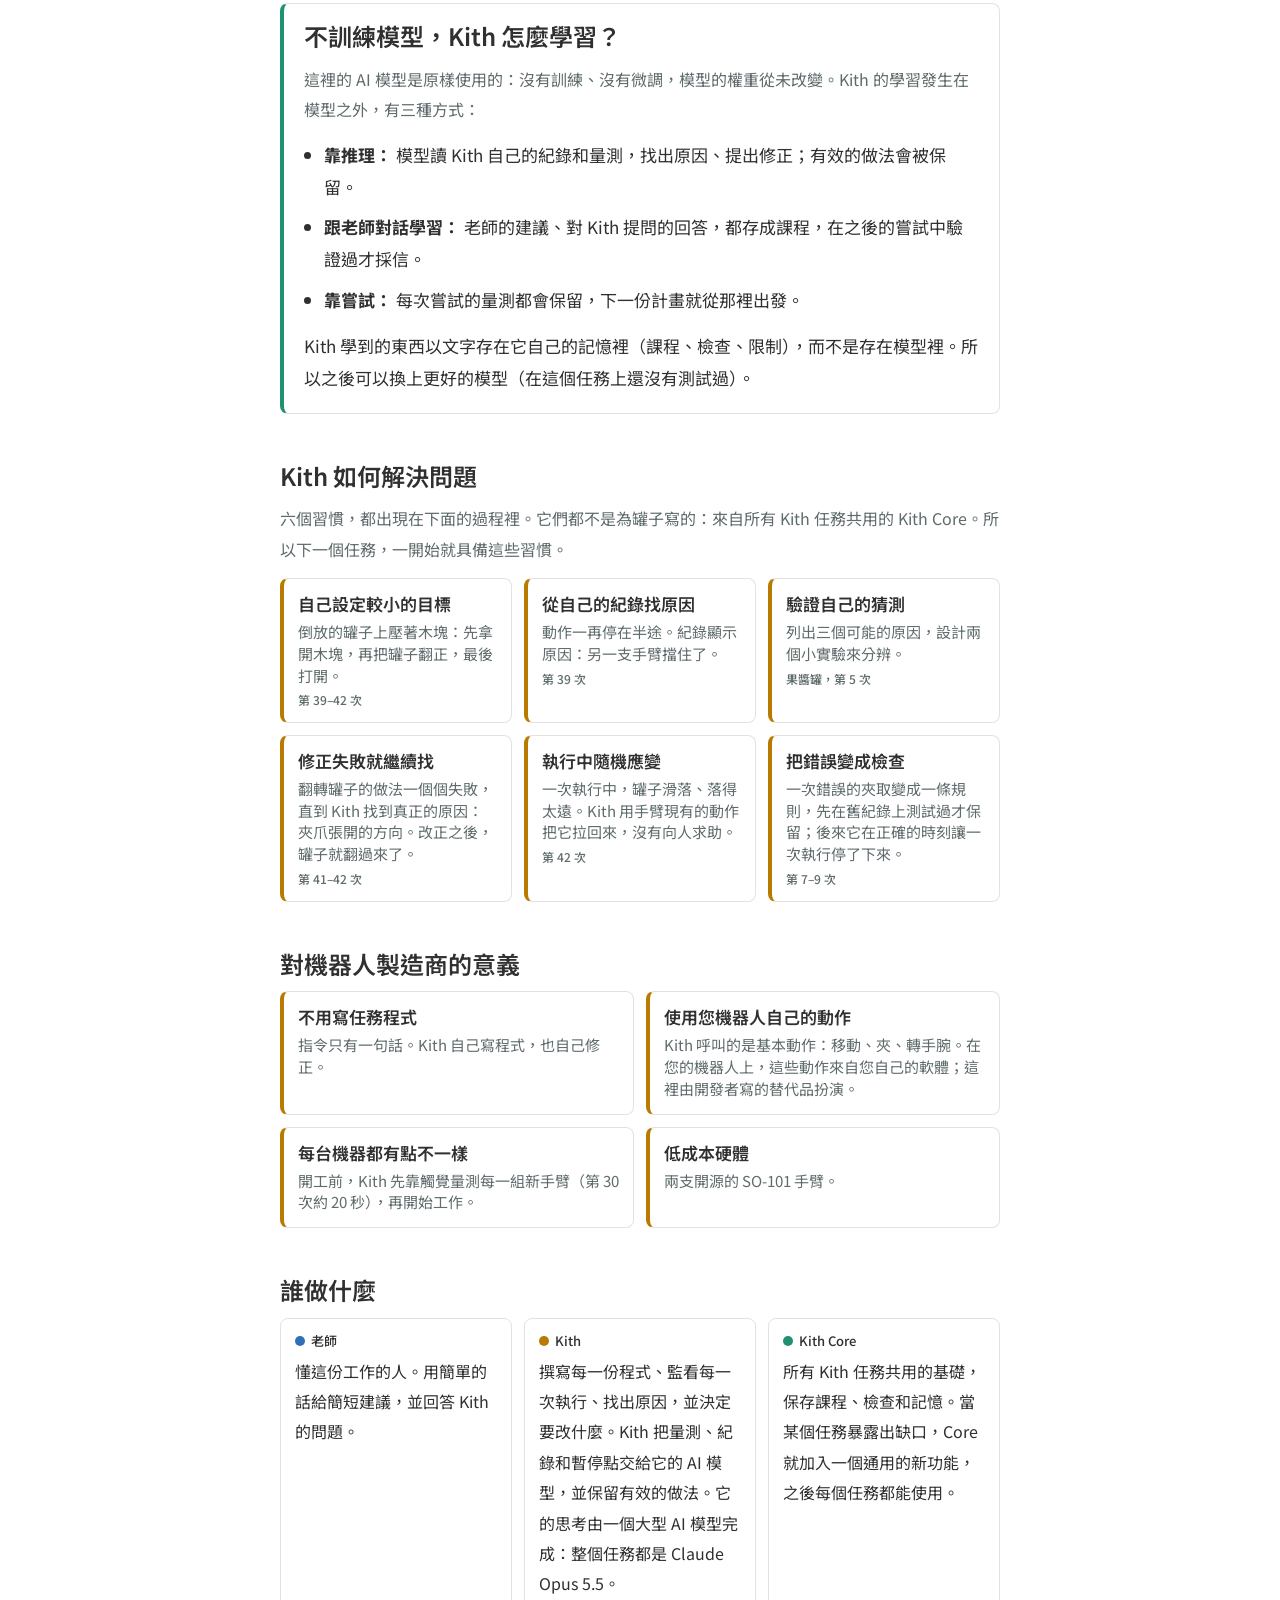
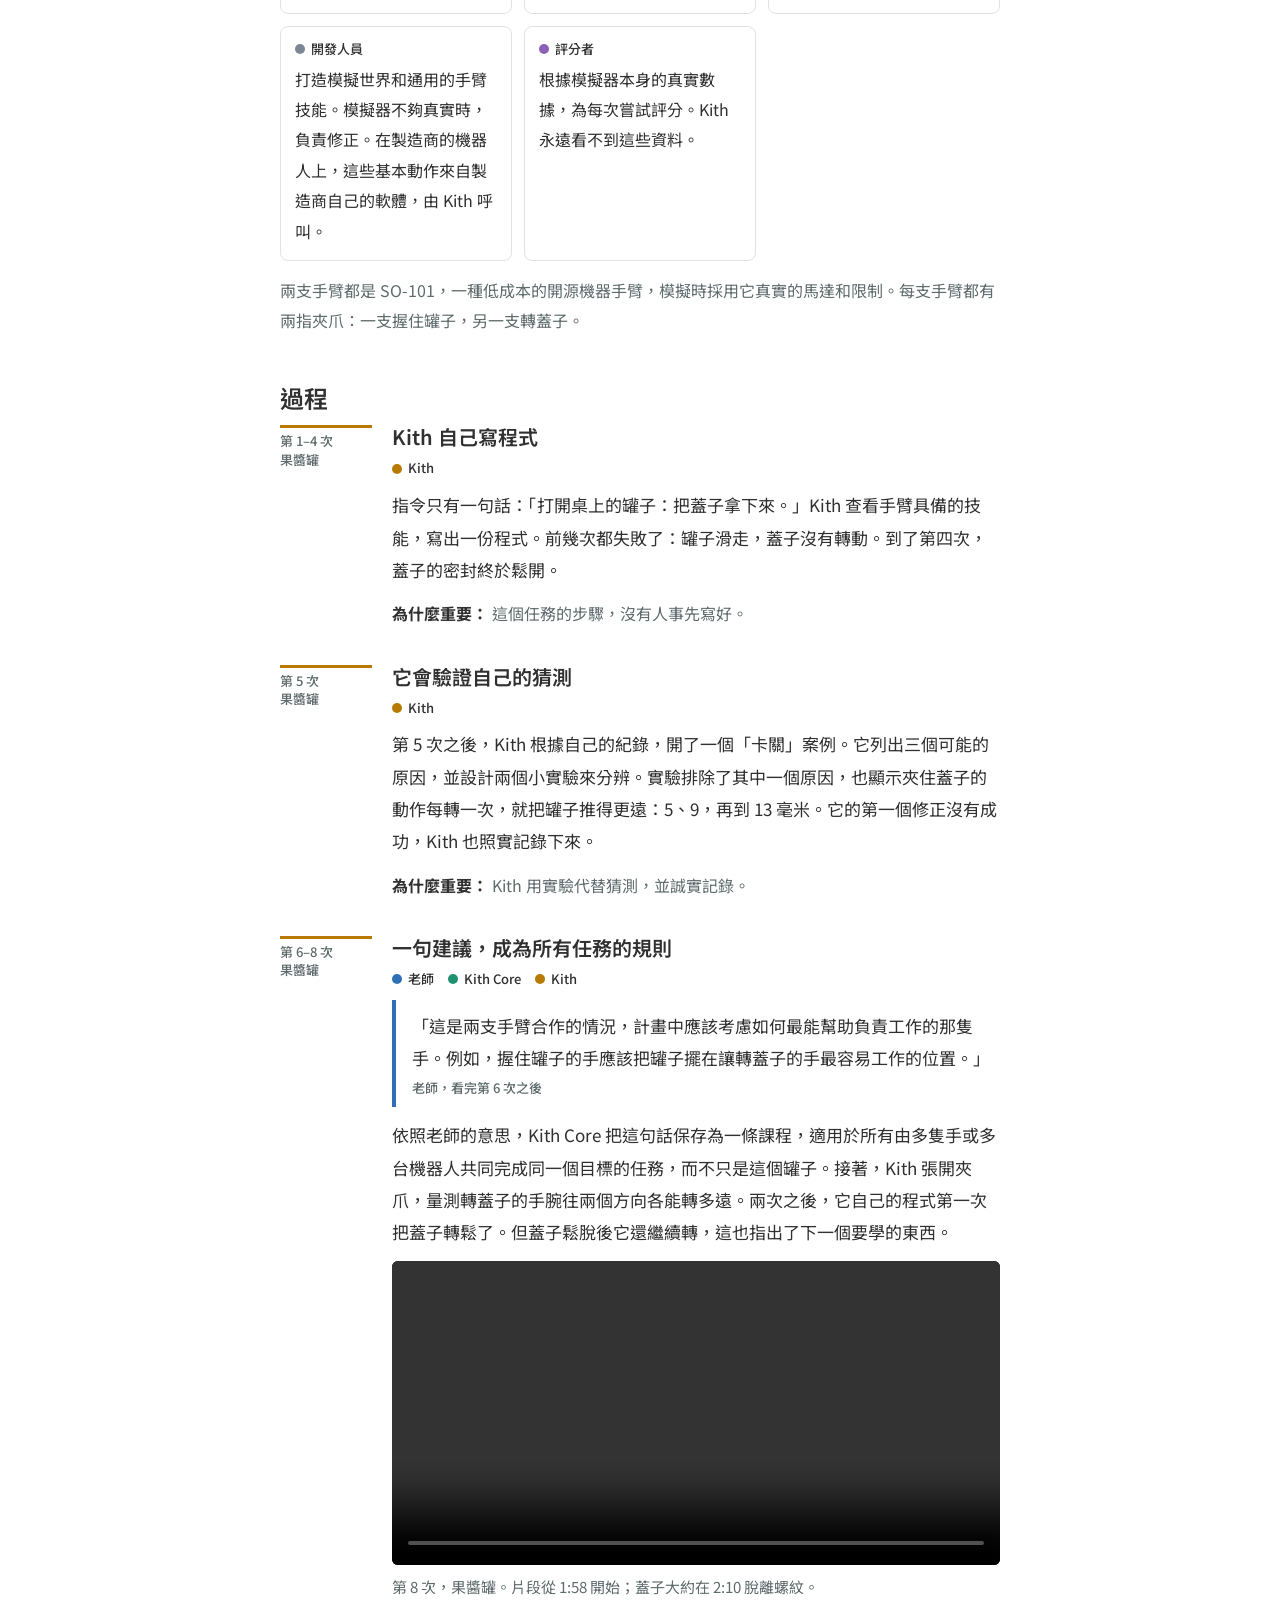
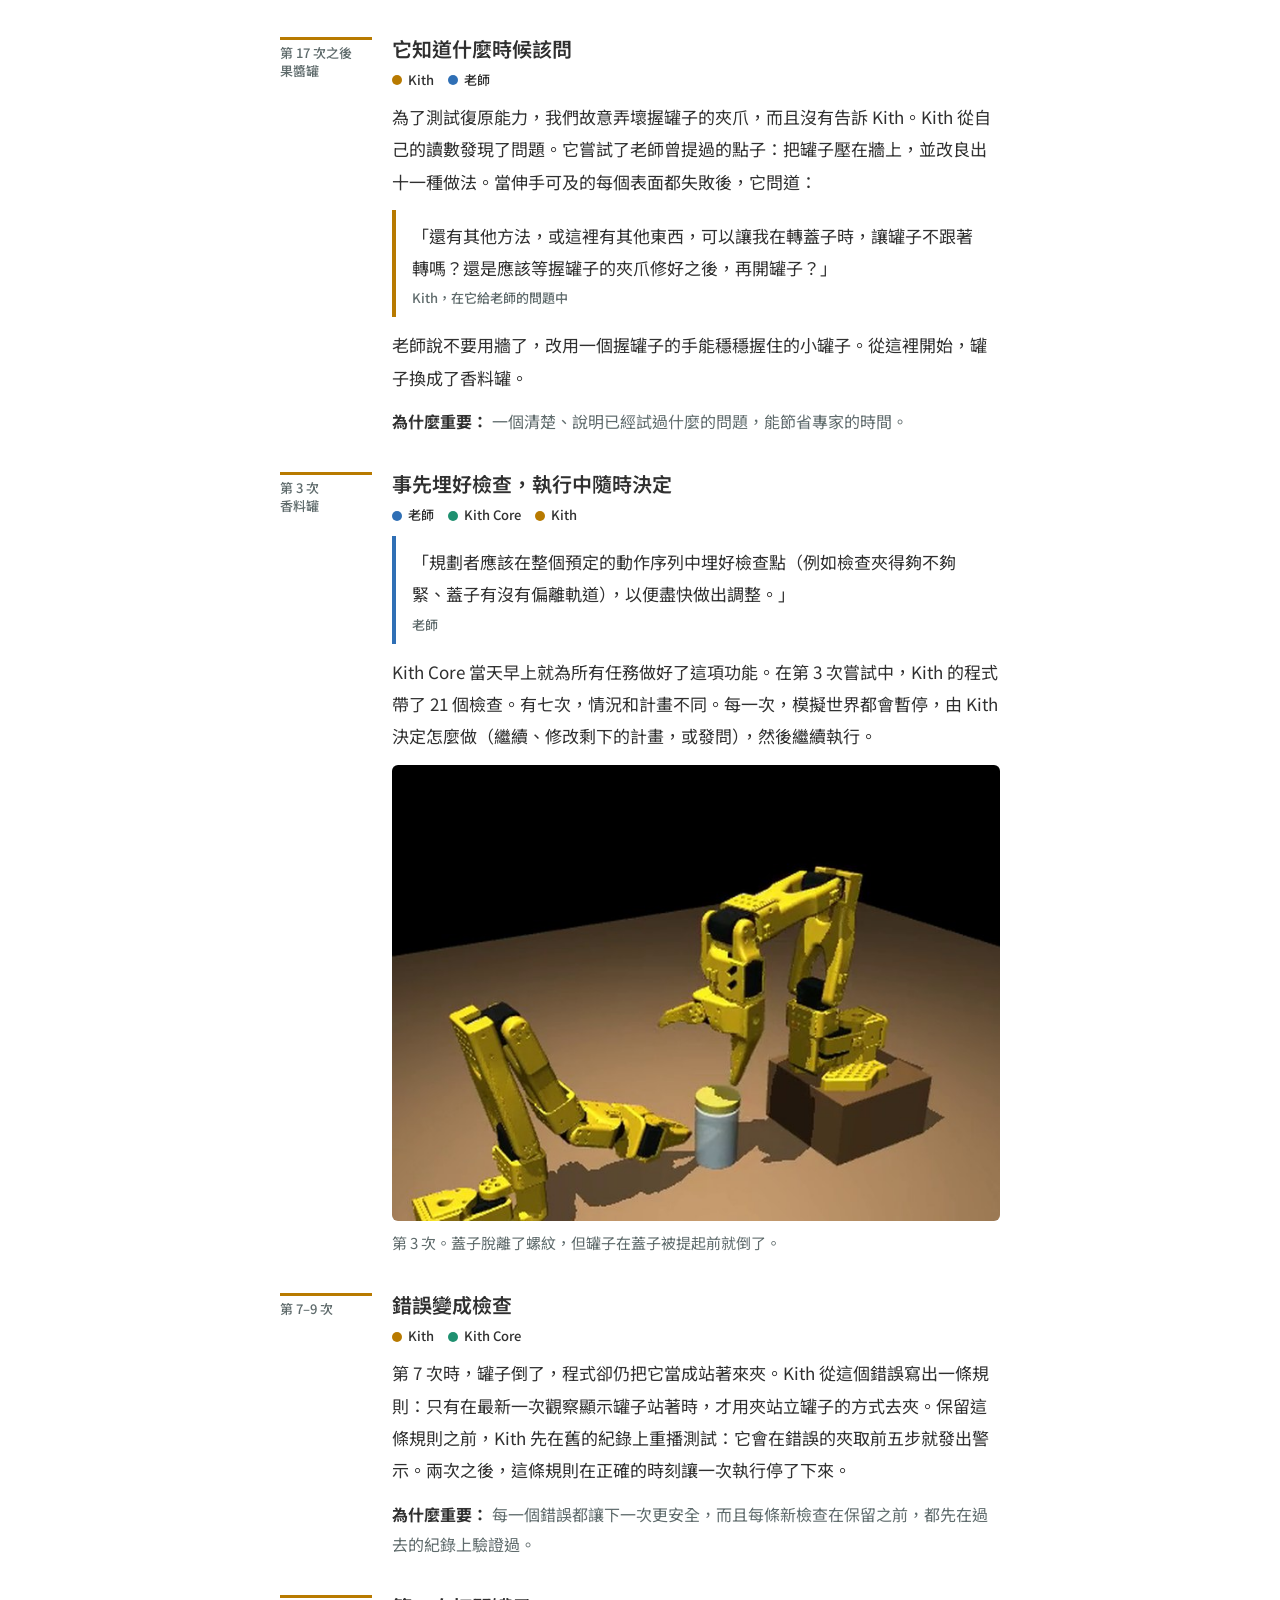
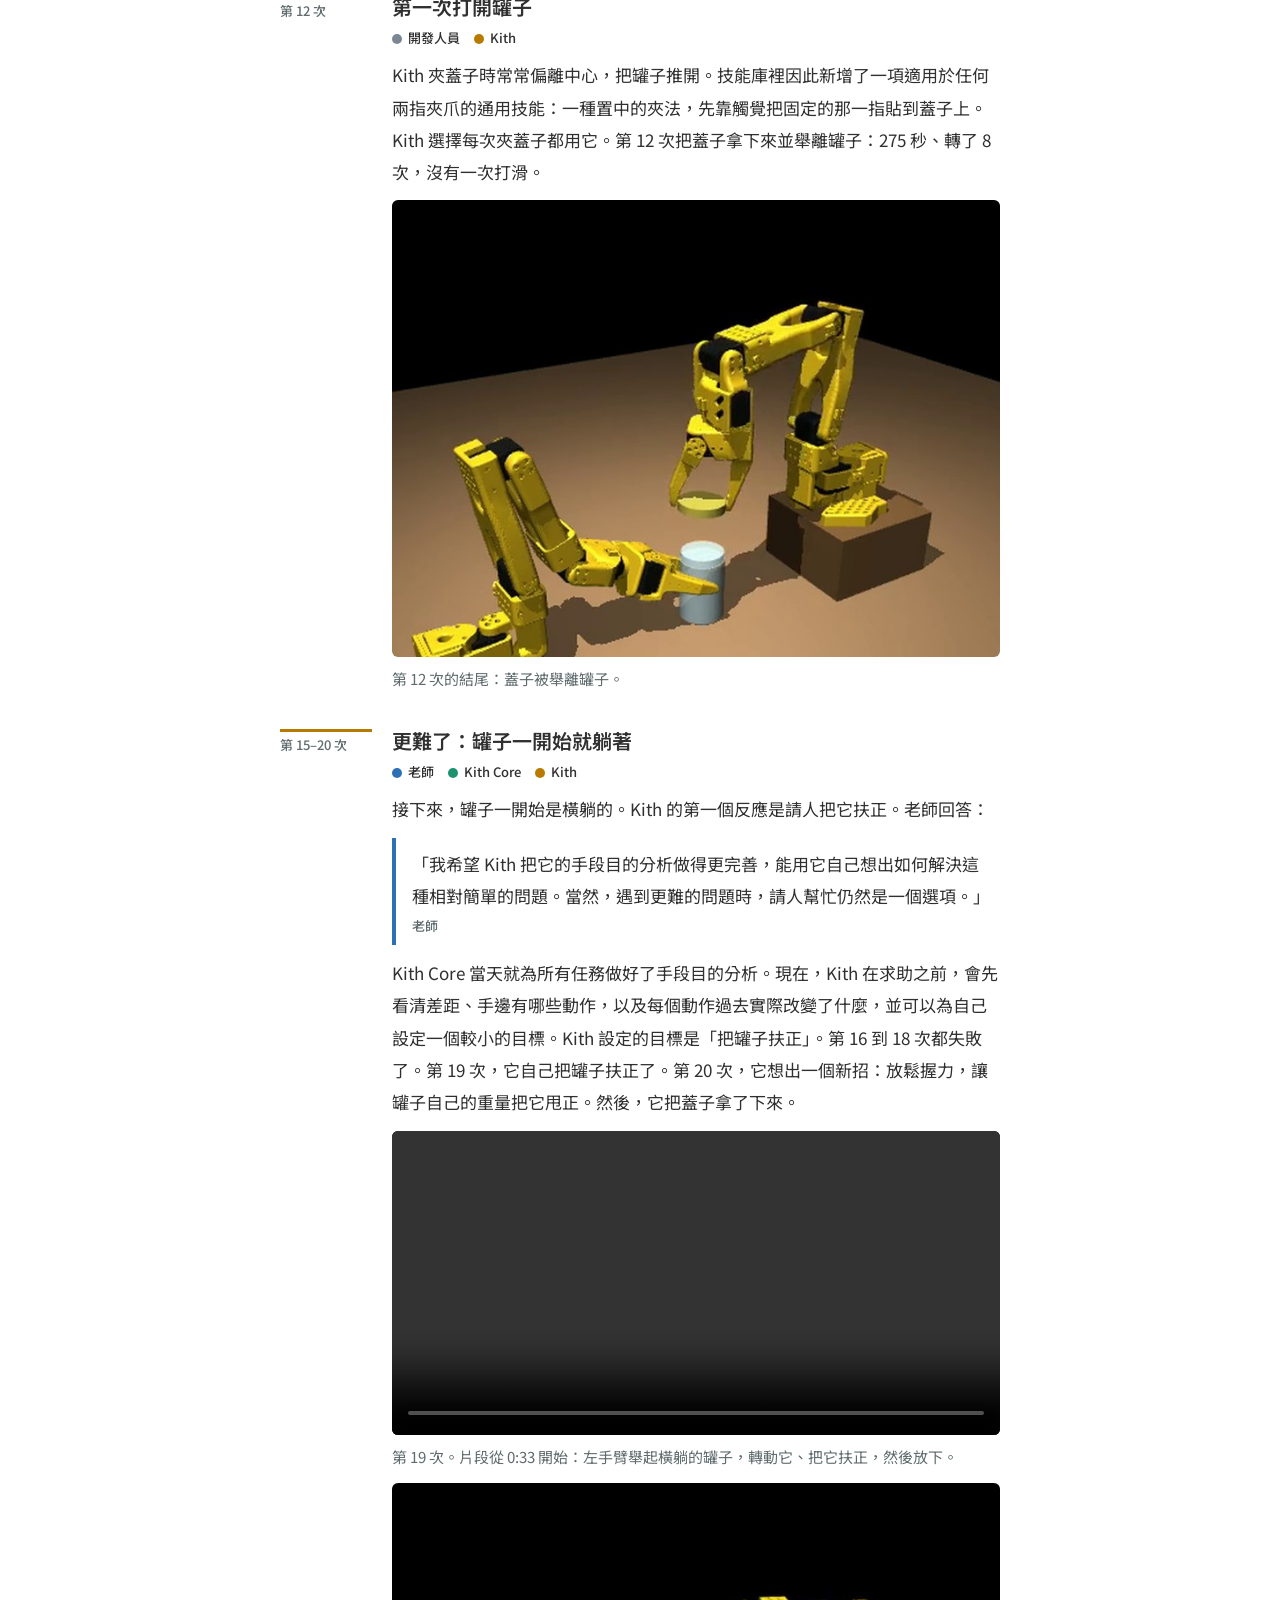
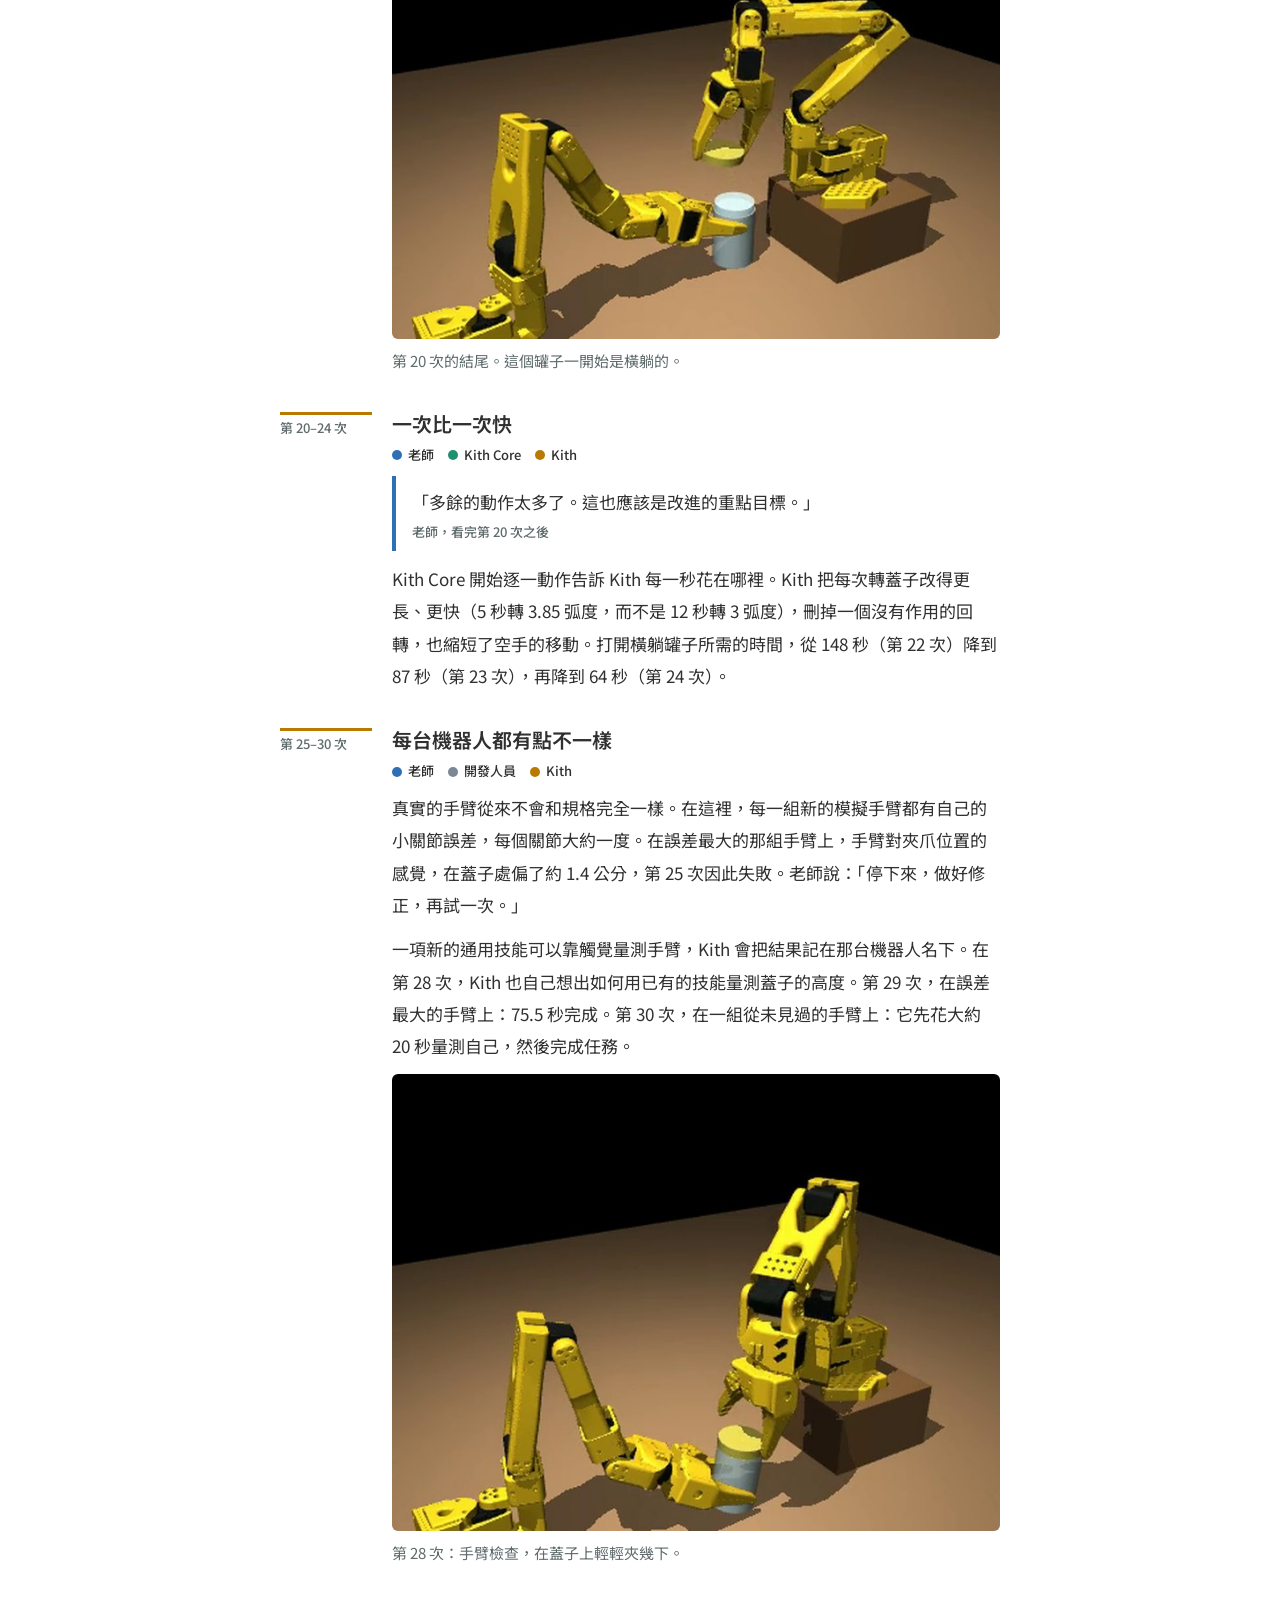
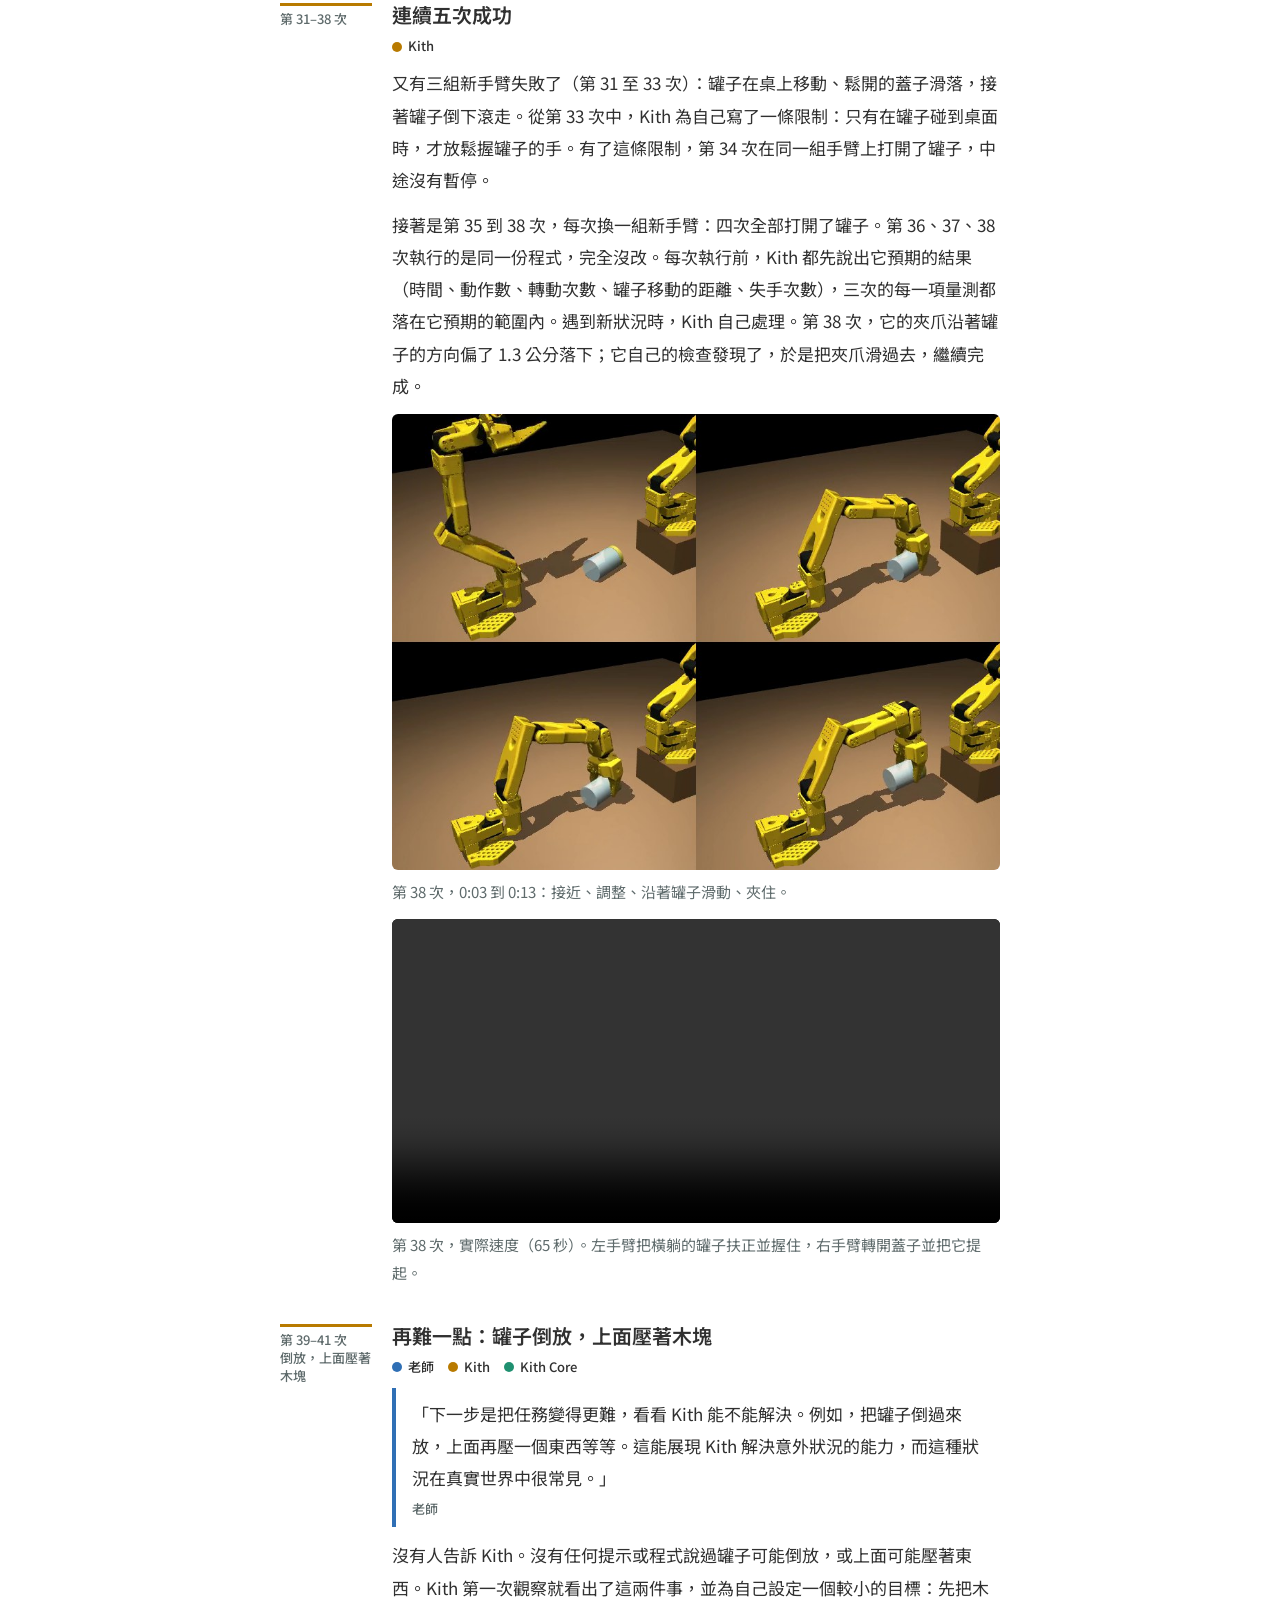
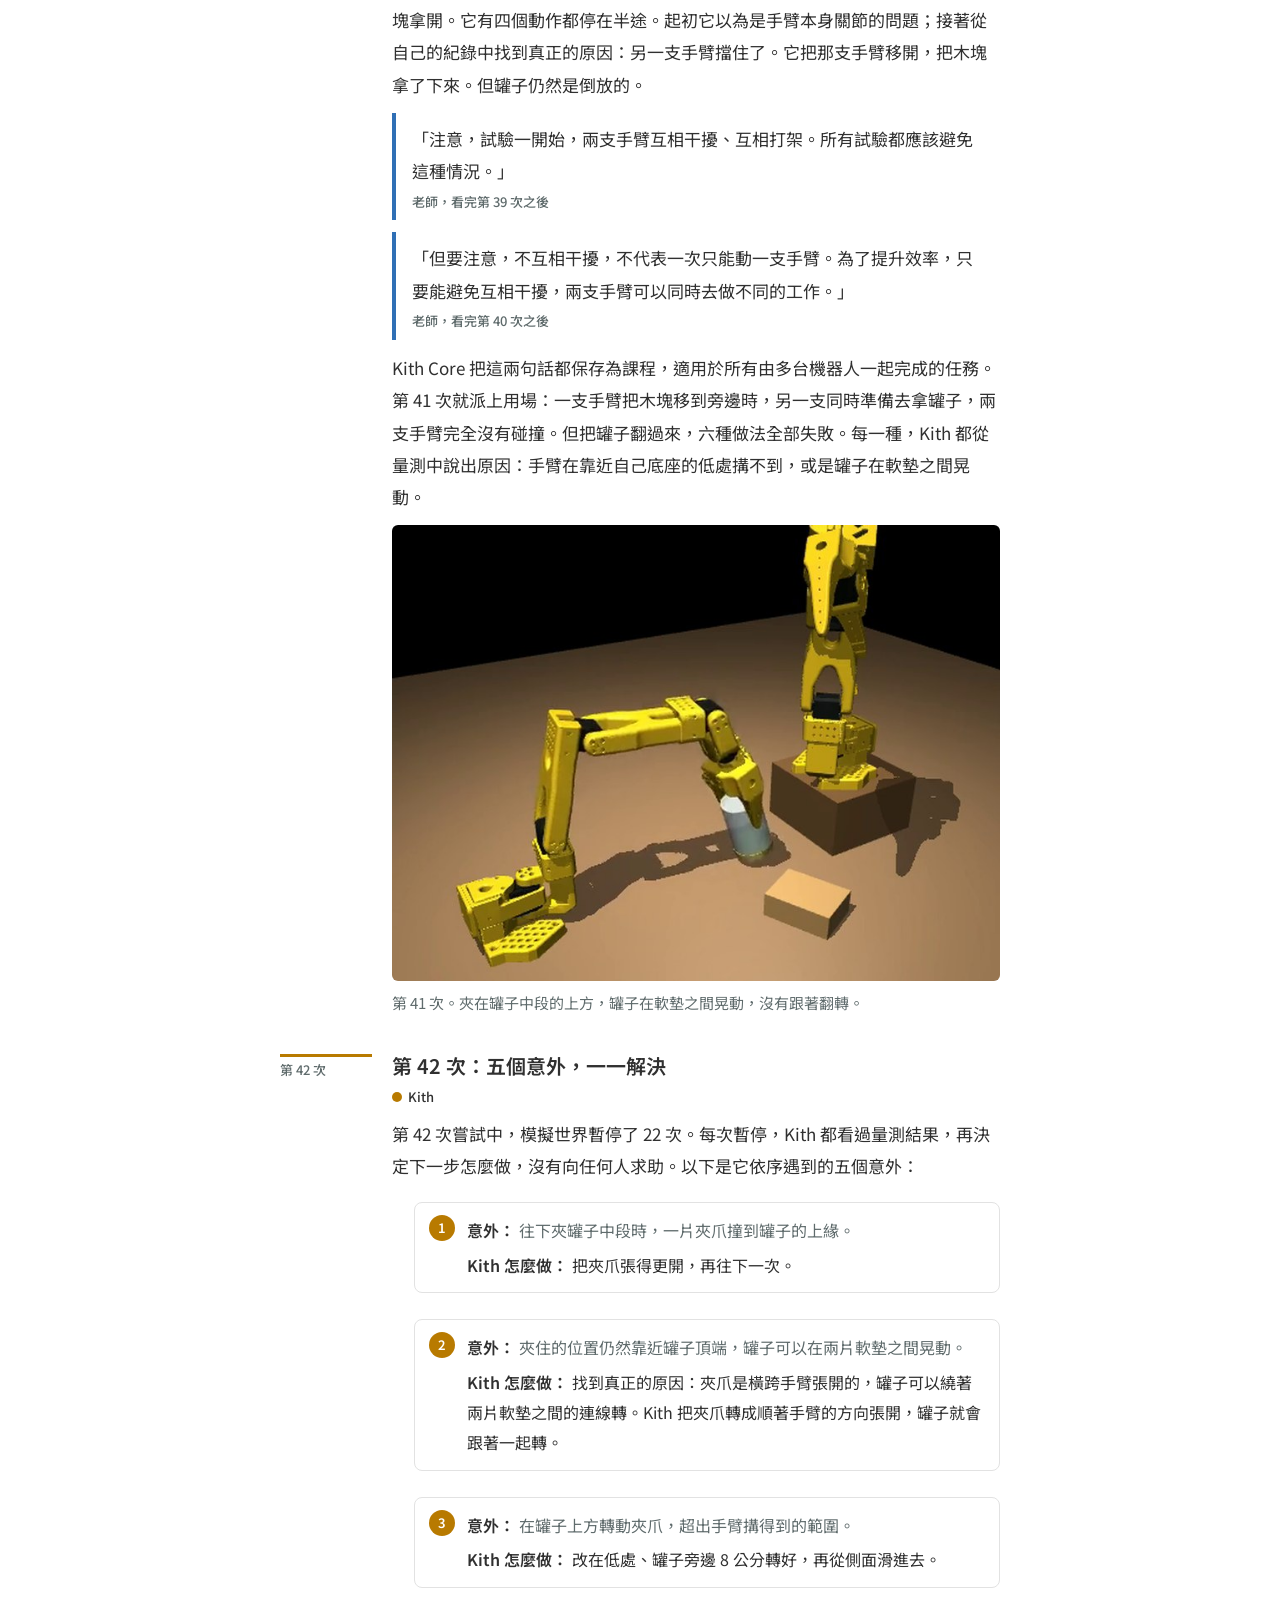
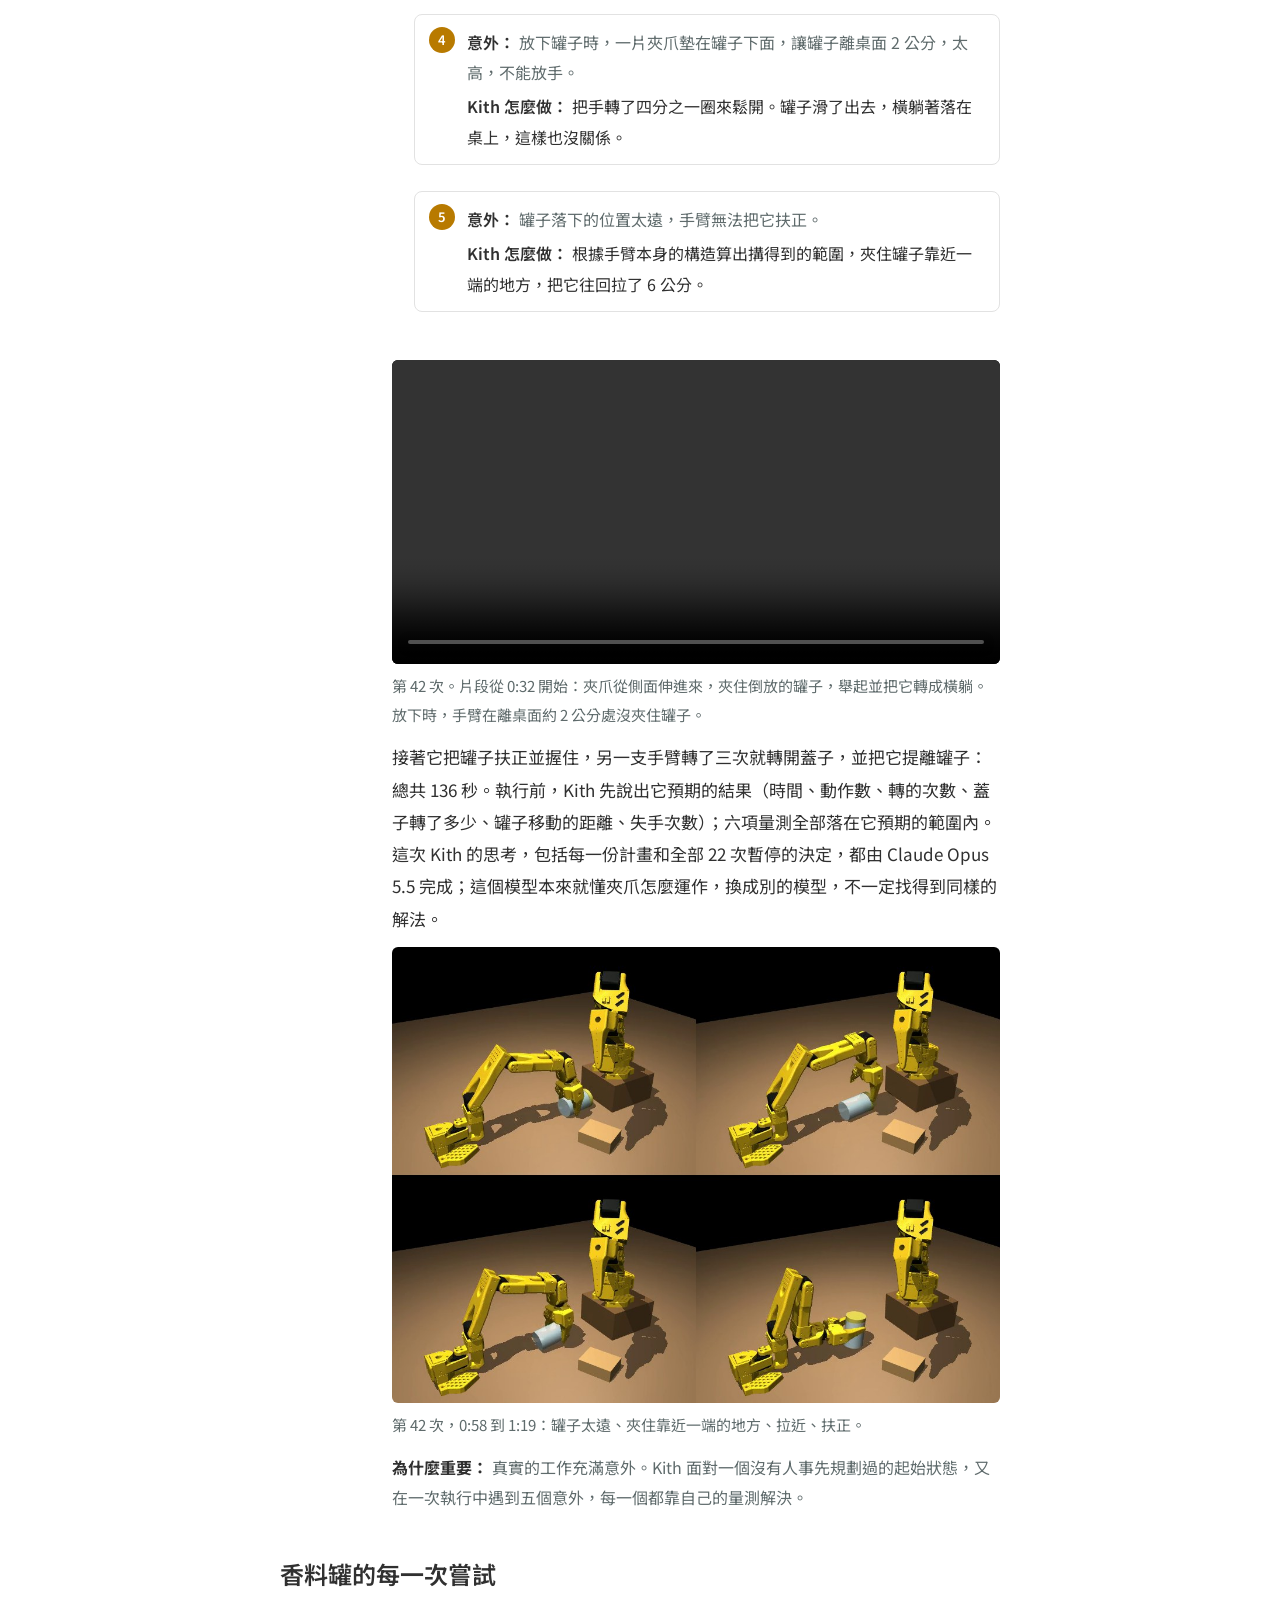
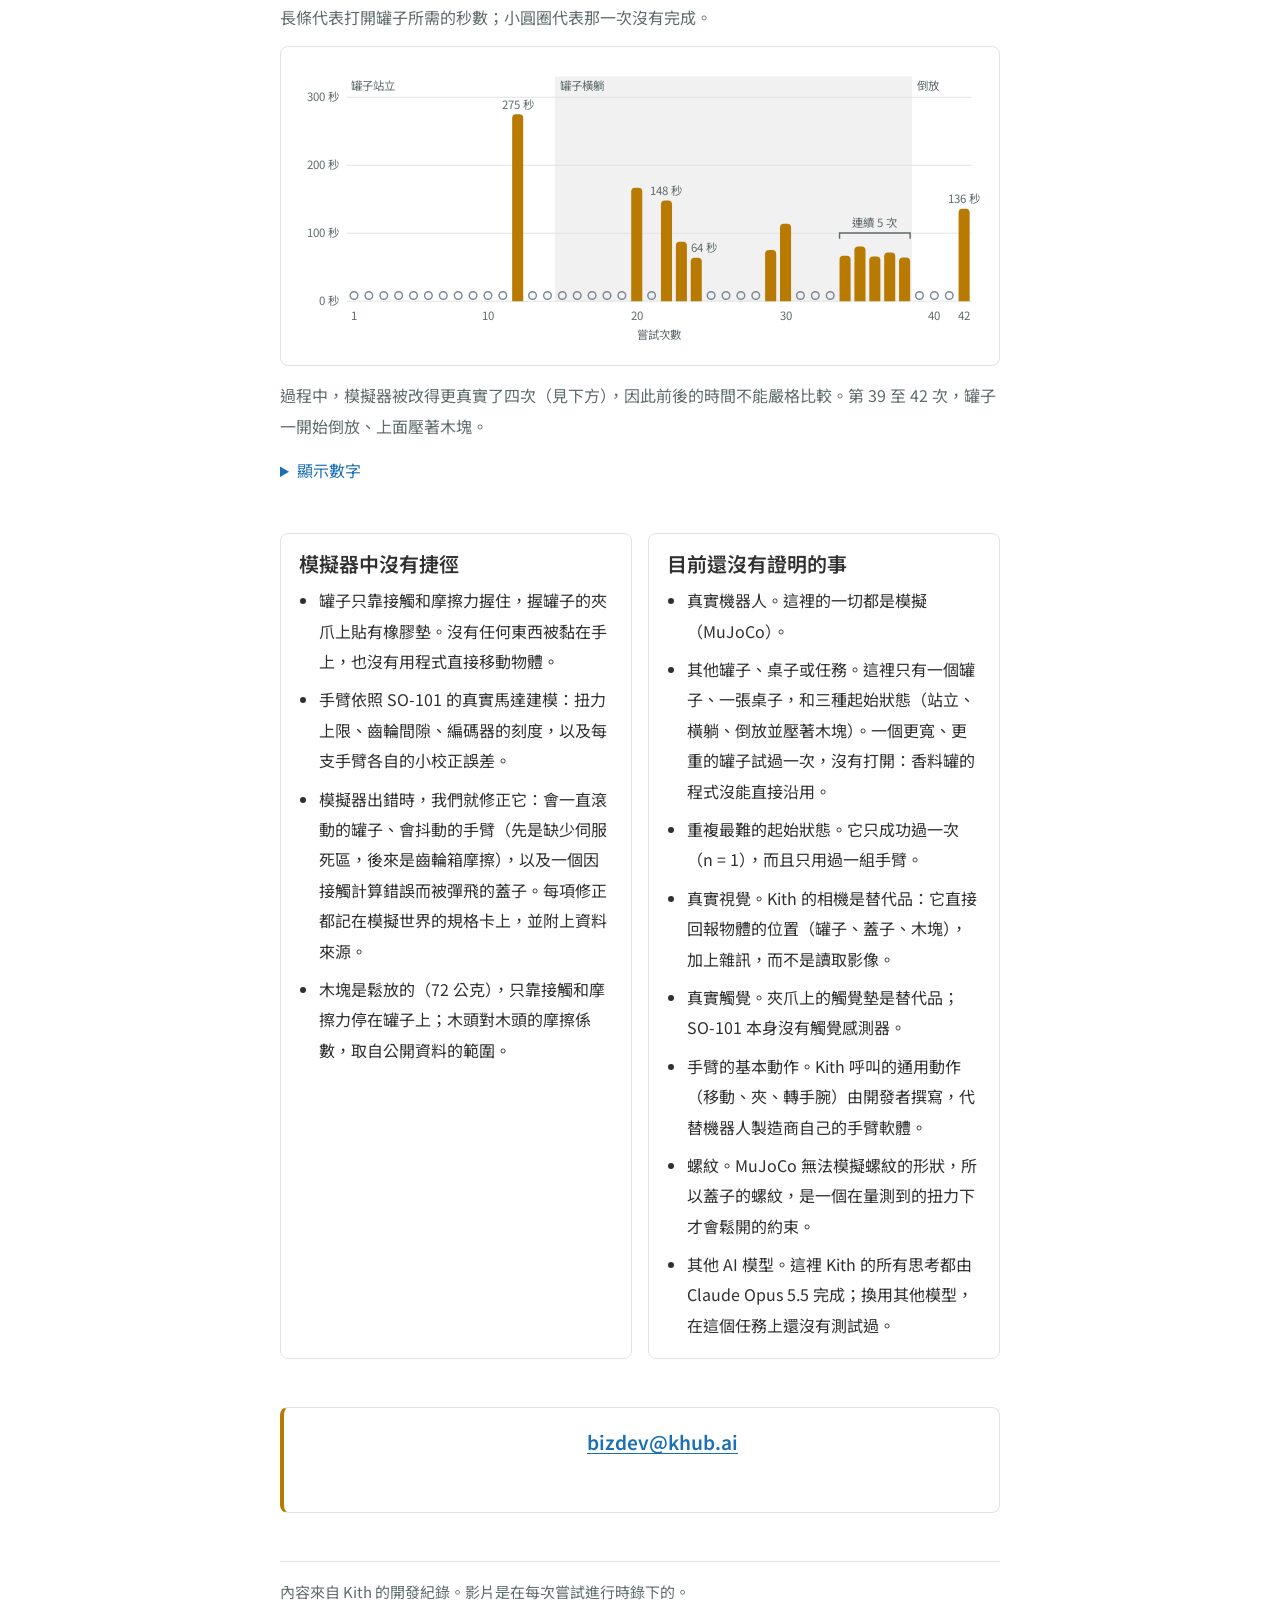
<file: zh-tw/highlights/jar/index.html>
<!DOCTYPE html>
<html lang="zh-Hant-TW">
<head>
<meta charset="utf-8">
<meta name="viewport" content="width=device-width, initial-scale=1">
<title>沒有人寫好計畫的問題，Kith 自己想辦法解決 | Kith by KHUB.ai</title>
<meta name="description" content="Kith 是大腦，兩支低成本、不精確的機器手臂是身體。它們的工作：把罐子的蓋子打開。沒有人事先寫好步驟，罐子也不一定從容易的狀態開始：有時橫躺，有時倒放、上面還壓著一塊 Kith 事先完全不知道的木塊。每次出了問題，Kith 都從自己的量測中找出原因、試著修正，並保留有效的做法。沒有任何 AI 模型為此接受訓練或微調：Kith 靠推理自己的紀錄，以及老師的簡短建議來學習。">
<link rel="alternate" hreflang="en" href="https://khub.ai/highlights/jar/">
<link rel="alternate" hreflang="zh-Hant-TW" href="https://khub.ai/zh-tw/highlights/jar/">
<link rel="icon" href="../../../images/favicon.ico">
<link rel="preconnect" href="https://fonts.googleapis.com">
<link rel="preconnect" href="https://fonts.gstatic.com" crossorigin>
<link href="https://fonts.googleapis.com/css2?family=Montserrat:wght@400;500;600;700&amp;family=Noto+Sans+TC:wght@400;500;700&amp;family=IBM+Plex+Mono:wght@400;500&amp;display=swap" rel="stylesheet">
<link rel="stylesheet" href="../../../styles.css">
<style>
/* Layout: one reading column; a timeline of highlights with a date rail; the films at full column width. */
:root {
  --paper: #F2F4F6; --panel: #FFFFFF; --ink: #17212B; --ink-2: #4A5664; --rule: #D6DCE3; --accent-ink: #8A5A00;
  --kith: #B87A00; --teacher: #2F6FB5; --core: #1F9070; --examiner: #8A63B8; --dev: #7B8794; --band: #E7EBEF;
  --font-display: "Archivo", "Helvetica Neue", Arial, sans-serif;
  --font-body: "Source Sans 3", "Segoe UI", Arial, sans-serif;
  --font-mono: "IBM Plex Mono", Consolas, monospace;
  color-scheme: light;
}


* { box-sizing: border-box; }
body { margin: 0; background: var(--paper); color: var(--ink); font: 18px/1.55 var(--font-body); }
main { max-width: 760px; margin: 0 auto; padding: 40px 20px 64px; display: grid; gap: 48px; }
main > *, .stack > *, figure > * { min-width: 0; }
h1, h2, h3 { font-family: var(--font-display); text-wrap: balance; margin: 0; line-height: 1.15; }
h1 { font-size: clamp(30px, 5vw, 42px); font-weight: 800; }
h2 { font-size: 24px; font-weight: 800; }
h3 { font-size: 20px; font-weight: 600; }
p { margin: 0; }
a { color: var(--accent-ink); }
a:focus-visible, video:focus-visible, summary:focus-visible, g:focus-visible { outline: 3px solid var(--teacher); outline-offset: 2px; }
.stack { display: grid; gap: 14px; }
.eyebrow { font: 500 13px/1.4 var(--font-mono); letter-spacing: .04em; text-transform: uppercase; color: var(--ink-2); }
.lede { font-size: 20px; color: var(--ink-2); max-width: 65ch; }
.sim { display: inline-flex; align-items: center; gap: 8px; width: fit-content; padding: 4px 12px; border: 1px solid var(--rule);
  border-radius: 999px; background: var(--panel); font: 500 13px/1.4 var(--font-mono); color: var(--ink); }
.sim::before { content: ""; width: 8px; height: 8px; border-radius: 50%; background: var(--kith); }
figure { margin: 0; display: grid; gap: 8px; }
video, figure img { width: 100%; max-width: 100%; height: auto; display: block; border-radius: 6px; background: #000; }
figcaption { font-size: 15px; color: var(--ink-2); text-align: left; margin: 0; }
.tiles { display: grid; grid-template-columns: repeat(4, 1fr); gap: 12px; }
.tile { background: var(--panel); border: 1px solid var(--rule); border-radius: 8px; padding: 14px; display: grid; gap: 4px; align-content: start; }
.tile b { font: 800 30px/1.1 var(--font-display); font-variant-numeric: tabular-nums; }
.tile span { font-size: 15px; color: var(--ink-2); line-height: 1.35; }
.roles { display: grid; grid-template-columns: repeat(auto-fit, minmax(210px, 1fr)); gap: 12px; }
.role { background: var(--panel); border: 1px solid var(--rule); border-radius: 8px; padding: 14px; display: grid; gap: 6px; align-content: start; font-size: 16px; }
.who { display: inline-flex; align-items: center; gap: 6px; font: 500 13px/1.3 var(--font-mono); color: var(--ink); }
.who i { width: 10px; height: 10px; border-radius: 50%; display: inline-block; flex: none; }
.t-teacher i { background: var(--teacher); } .t-kith i { background: var(--kith); } .t-core i { background: var(--core); }
.t-examiner i { background: var(--examiner); } .t-developer i { background: var(--dev); }
.tags { display: flex; flex-wrap: wrap; gap: 6px 14px; }
.timeline { display: grid; gap: 36px; }
.hl { display: grid; grid-template-columns: 92px minmax(0, 1fr); gap: 20px; }
.hl .when { font: 500 13px/1.4 var(--font-mono); color: var(--ink-2); padding-top: 4px; border-top: 3px solid var(--kith); }
.hl .body { display: grid; gap: 12px; min-width: 0; }
blockquote { margin: 0; padding: 10px 16px; border-left: 4px solid var(--teacher); background: var(--panel); border-radius: 0 6px 6px 0; font-style: italic; }
blockquote.by-kith { border-left-color: var(--kith); }
blockquote cite { display: block; margin-top: 6px; font: normal 500 13px/1.3 var(--font-mono); color: var(--ink-2); }
.why { font-size: 16px; color: var(--ink-2); }
.why strong { color: var(--ink); }
.chart-wrap { background: var(--panel); border: 1px solid var(--rule); border-radius: 8px; padding: 16px; position: relative; }
.chart-scroll { overflow-x: auto; }
#chart { width: 100%; min-width: 480px; height: auto; display: block; }
#chart text { font-family: var(--font-mono); fill: var(--ink-2); }
#tip { position: absolute; top: 0; left: 0; pointer-events: none; background: var(--ink); color: var(--paper); font: 13px/1.35 var(--font-mono);
  padding: 6px 9px; border-radius: 5px; max-width: 240px; opacity: 0; transition: opacity .1s; }
details { font-size: 16px; }
summary { cursor: pointer; color: var(--accent-ink); }
table { border-collapse: collapse; margin-top: 10px; font-variant-numeric: tabular-nums; width: 100%; }
th, td { text-align: left; padding: 4px 8px; border-bottom: 1px solid var(--rule); font-size: 15px; }
.solve.two { grid-template-columns: repeat(2, minmax(0, 1fr)); }
.learn { background: var(--panel); border: 1px solid var(--rule); border-left: 4px solid var(--core); border-radius: 8px; padding: 18px 20px; }
.learn ul { margin: 0; padding-left: 20px; display: grid; gap: 8px; }
.learn b { color: var(--ink); }
.cta { background: var(--panel); border: 1px solid var(--rule); border-left: 4px solid var(--kith); border-radius: 8px; padding: 16px 20px;
  font-size: 19px; font-weight: 600; }
.solve { display: grid; grid-template-columns: repeat(auto-fit, minmax(220px, 1fr)); gap: 12px; }
.solve-i { background: var(--panel); border: 1px solid var(--rule); border-left: 4px solid var(--kith); border-radius: 8px;
  padding: 14px; display: grid; gap: 6px; align-content: start; }
.solve-i b { font: 600 17px/1.3 var(--font-display); color: var(--ink); }
.solve-i span { font-size: 15px; color: var(--ink-2); line-height: 1.45; }
.solve-i .solve-when { font: 500 12px/1.3 var(--font-mono); color: var(--ink-2); }
.steps { list-style: none; counter-reset: s; margin: 0; padding: 0; display: grid; gap: 10px; }
.steps li { counter-increment: s; display: grid; grid-template-columns: 26px minmax(0, 1fr); column-gap: 12px; row-gap: 4px;
  background: var(--panel); border: 1px solid var(--rule); border-radius: 8px; padding: 12px 14px; }
.steps li::before { content: counter(s); grid-row: span 2; width: 26px; height: 26px; border-radius: 50%; background: var(--kith);
  color: #fff; font: 600 13px/26px var(--font-mono); text-align: center; }
.steps p { font-size: 16px; }
.steps .s-p { color: var(--ink-2); }
.steps b { color: var(--ink); font-weight: 600; }
.boxes { display: grid; grid-template-columns: 1fr 1fr; gap: 16px; }
.box { background: var(--panel); border: 1px solid var(--rule); border-radius: 8px; padding: 18px; display: grid; gap: 10px; align-content: start; }
.box ul { margin: 0; padding-left: 20px; display: grid; gap: 8px; font-size: 16px; }
footer { font-size: 15px; color: var(--ink-2); border-top: 1px solid var(--rule); padding-top: 16px; display: grid; gap: 6px; }
@media (max-width: 640px) {
  body { font-size: 17px; }
  .tiles { grid-template-columns: 1fr 1fr; }
  .hl { grid-template-columns: 1fr; gap: 8px; }
  .hl .when { border-top: 0; border-left: 3px solid var(--kith); padding: 0 0 0 8px; }
  .boxes { grid-template-columns: 1fr; }
  .solve.two { grid-template-columns: 1fr; }
}
@media (prefers-reduced-motion: reduce) { #tip { transition: none; } }

:root {
  --paper: #FFFFFF; --panel: #FFFFFF; --ink: #303030; --ink-2: #5F6B6C; --rule: #E2E2E2; --accent-ink: #1A6FB5;
  --band: #F1F1F1; --font-display: Montserrat, "Noto Sans TC", sans-serif; --font-body: Montserrat, "Noto Sans TC", sans-serif;
  color-scheme: light;
}
body { font-size: 17px; line-height: 1.7; }
main { padding-top: 32px; }
h2 { font-weight: 600; color: var(--ink); }
.hero h1 { font-family: var(--font-display); }

:root { --font-display: "Noto Sans TC", "Microsoft JhengHei", "PingFang TC", Montserrat, sans-serif;
        --font-body: "Noto Sans TC", "Microsoft JhengHei", "PingFang TC", Montserrat, sans-serif;
        --font-mono: "Noto Sans TC", "Microsoft JhengHei", "PingFang TC", sans-serif; }
body { line-height: 1.85; }
.eyebrow { letter-spacing: .02em; }
blockquote { font-style: normal; }
</style>
</head>
<body class="lang-zh">
<!-- Built by scripts/highlight_page.py from docs/highlights/jar.zh-TW.json: edit the source, not this page. -->
<a class="skip" href="#main">跳到主要內容</a>
<header class="topbar">
  <a class="brand" href="../../index.html"><img src="../../../images/logo_KH.png" alt="KHUB.ai" width="120" height="31"></a>
  <nav aria-label="Main"><a href="../../index.html">首頁</a><a href="../../how-kith-works.html">Kith 如何運作</a><a href="../../demonstrations.html" aria-current="page">示範</a><a href="../../about.html">關於我們與聯絡</a><a class="lang" href="../../../highlights/jar/" hreflang="en" lang="en">English</a></nav>
</header>
<section class="hero"><p class="kicker">示範</p><h1>沒有人寫好計畫的問題，Kith 自己想辦法解決</h1></section>
<main id="main">
<header class="stack">
  <p class="eyebrow">Kith 精華紀錄 · 開罐子</p>
  <p class="lede">Kith 是大腦，兩支低成本、不精確的機器手臂是身體。它們的工作：把罐子的蓋子打開。沒有人事先寫好步驟，罐子也不一定從容易的狀態開始：有時橫躺，有時倒放、上面還壓著一塊 Kith 事先完全不知道的木塊。每次出了問題，Kith 都從自己的量測中找出原因、試著修正，並保留有效的做法。沒有任何 AI 模型為此接受訓練或微調：Kith 靠推理自己的紀錄，以及老師的簡短建議來學習。</p>
  <span class="sim">僅限模擬 · 尚未在真實機器人上驗證</span>
</header>
<figure><video controls preload="metadata" poster="../../../highlights/jar/media/t4-run4-plain-136.8s-poster.jpg" src="../../../highlights/jar/media/t4-run4.mp4"></video><figcaption>第 42 次嘗試，實際速度（136 秒）。罐子一開始倒放，上面壓著一塊木頭；Kith 事先不知道會是這種狀態。右手臂把木塊移到旁邊；左手臂把罐子轉成橫躺，罐子滑落後，再把它拉回搆得到的地方並扶正；接著右手臂轉開蓋子並把它提起。全程沒有向人求助。影片上的文字（英文）顯示 Kith 正在做什麼；藍色文字是模擬器知道、但 Kith 看不到的資訊。</figcaption></figure>
<section class="tiles" aria-label="成果"><div class="tile"><b>136 秒</b><span>從倒放、上面壓著木塊開始，打開罐子；沒有向人求助</span></div><div class="tile"><b>5／5</b><span>連續五組全新的手臂（第 34 至 38 次）</span></div><div class="tile"><b>0</b><span>由人寫的任務步驟</span></div><div class="tile"><b>0</b><span>為此訓練或微調的 AI 模型</span></div></section>
<section class="stack learn"><h2>不訓練模型，Kith 怎麼學習？</h2><p class="why">這裡的 AI 模型是原樣使用的：沒有訓練、沒有微調，模型的權重從未改變。Kith 的學習發生在模型之外，有三種方式：</p><ul><li><b>靠推理：</b> 模型讀 Kith 自己的紀錄和量測，找出原因、提出修正；有效的做法會被保留。</li><li><b>跟老師對話學習：</b> 老師的建議、對 Kith 提問的回答，都存成課程，在之後的嘗試中驗證過才採信。</li><li><b>靠嘗試：</b> 每次嘗試的量測都會保留，下一份計畫就從那裡出發。</li></ul><p>Kith 學到的東西以文字存在它自己的記憶裡（課程、檢查、限制），而不是存在模型裡。所以之後可以換上更好的模型（在這個任務上還沒有測試過）。</p></section>
<section class="stack"><h2>Kith 如何解決問題</h2><p class="why">六個習慣，都出現在下面的過程裡。它們都不是為罐子寫的：來自所有 Kith 任務共用的 Kith Core。所以下一個任務，一開始就具備這些習慣。</p><div class="solve"><div class="solve-i"><b>自己設定較小的目標</b><span>倒放的罐子上壓著木塊：先拿開木塊，再把罐子翻正，最後打開。</span><span class="solve-when">第 39–42 次</span></div><div class="solve-i"><b>從自己的紀錄找原因</b><span>動作一再停在半途。紀錄顯示原因：另一支手臂擋住了。</span><span class="solve-when">第 39 次</span></div><div class="solve-i"><b>驗證自己的猜測</b><span>列出三個可能的原因，設計兩個小實驗來分辨。</span><span class="solve-when">果醬罐，第 5 次</span></div><div class="solve-i"><b>修正失敗就繼續找</b><span>翻轉罐子的做法一個個失敗，直到 Kith 找到真正的原因：夾爪張開的方向。改正之後，罐子就翻過來了。</span><span class="solve-when">第 41–42 次</span></div><div class="solve-i"><b>執行中隨機應變</b><span>一次執行中，罐子滑落、落得太遠。Kith 用手臂現有的動作把它拉回來，沒有向人求助。</span><span class="solve-when">第 42 次</span></div><div class="solve-i"><b>把錯誤變成檢查</b><span>一次錯誤的夾取變成一條規則，先在舊紀錄上測試過才保留；後來它在正確的時刻讓一次執行停了下來。</span><span class="solve-when">第 7–9 次</span></div></div></section>
<section class="stack"><h2>對機器人製造商的意義</h2><div class="solve two"><div class="solve-i"><b>不用寫任務程式</b><span>指令只有一句話。Kith 自己寫程式，也自己修正。</span></div><div class="solve-i"><b>使用您機器人自己的動作</b><span>Kith 呼叫的是基本動作：移動、夾、轉手腕。在您的機器人上，這些動作來自您自己的軟體；這裡由開發者寫的替代品扮演。</span></div><div class="solve-i"><b>每台機器都有點不一樣</b><span>開工前，Kith 先靠觸覺量測每一組新手臂（第 30 次約 20 秒），再開始工作。</span></div><div class="solve-i"><b>低成本硬體</b><span>兩支開源的 SO-101 手臂。</span></div></div></section>
<section class="stack"><h2>誰做什麼</h2><div class="roles"><div class="role"><span class="who t-teacher"><i></i>老師</span>懂這份工作的人。用簡單的話給簡短建議，並回答 Kith 的問題。</div><div class="role"><span class="who t-kith"><i></i>Kith</span>撰寫每一份程式、監看每一次執行、找出原因，並決定要改什麼。Kith 把量測、紀錄和暫停點交給它的 AI 模型，並保留有效的做法。它的思考由一個大型 AI 模型完成：整個任務都是 Claude Opus 5.5。</div><div class="role"><span class="who t-core"><i></i>Kith Core</span>所有 Kith 任務共用的基礎，保存課程、檢查和記憶。當某個任務暴露出缺口，Core 就加入一個通用的新功能，之後每個任務都能使用。</div><div class="role"><span class="who t-developer"><i></i>開發人員</span>打造模擬世界和通用的手臂技能。模擬器不夠真實時，負責修正。在製造商的機器人上，這些基本動作來自製造商自己的軟體，由 Kith 呼叫。</div><div class="role"><span class="who t-examiner"><i></i>評分者</span>根據模擬器本身的真實數據，為每次嘗試評分。Kith 永遠看不到這些資料。</div></div><p class="why">兩支手臂都是 SO-101，一種低成本的開源機器手臂，模擬時採用它真實的馬達和限制。每支手臂都有兩指夾爪：一支握住罐子，另一支轉蓋子。</p></section>
<section class="stack"><h2>過程</h2><div class="timeline"><article class="hl"><div class="when">第 1–4 次<br>果醬罐</div><div class="body"><h3>Kith 自己寫程式</h3><div class="tags"><span class="who t-kith"><i></i>Kith</span></div><p>指令只有一句話：「打開桌上的罐子：把蓋子拿下來。」Kith 查看手臂具備的技能，寫出一份程式。前幾次都失敗了：罐子滑走，蓋子沒有轉動。到了第四次，蓋子的密封終於鬆開。</p><p class="why"><strong>為什麼重要：</strong> 這個任務的步驟，沒有人事先寫好。</p></div></article><article class="hl"><div class="when">第 5 次<br>果醬罐</div><div class="body"><h3>它會驗證自己的猜測</h3><div class="tags"><span class="who t-kith"><i></i>Kith</span></div><p>第 5 次之後，Kith 根據自己的紀錄，開了一個「卡關」案例。它列出三個可能的原因，並設計兩個小實驗來分辨。實驗排除了其中一個原因，也顯示夾住蓋子的動作每轉一次，就把罐子推得更遠：5、9，再到 13 毫米。它的第一個修正沒有成功，Kith 也照實記錄下來。</p><p class="why"><strong>為什麼重要：</strong> Kith 用實驗代替猜測，並誠實記錄。</p></div></article><article class="hl"><div class="when">第 6–8 次<br>果醬罐</div><div class="body"><h3>一句建議，成為所有任務的規則</h3><div class="tags"><span class="who t-teacher"><i></i>老師</span><span class="who t-core"><i></i>Kith Core</span><span class="who t-kith"><i></i>Kith</span></div><blockquote class="by-teacher">「這是兩支手臂合作的情況，計畫中應該考慮如何最能幫助負責工作的那隻手。例如，握住罐子的手應該把罐子擺在讓轉蓋子的手最容易工作的位置。」<cite>老師，看完第 6 次之後</cite></blockquote><p>依照老師的意思，Kith Core 把這句話保存為一條課程，適用於所有由多隻手或多台機器人共同完成同一個目標的任務，而不只是這個罐子。接著，Kith 張開夾爪，量測轉蓋子的手腕往兩個方向各能轉多遠。兩次之後，它自己的程式第一次把蓋子轉鬆了。但蓋子鬆脫後它還繼續轉，這也指出了下一個要學的東西。</p><figure><video controls preload="metadata" src="../../../highlights/jar/media/t1-run8.mp4#t=118,150"></video><figcaption>第 8 次，果醬罐。片段從 1:58 開始；蓋子大約在 2:10 脫離螺紋。</figcaption></figure></div></article><article class="hl"><div class="when">第 17 次之後<br>果醬罐</div><div class="body"><h3>它知道什麼時候該問</h3><div class="tags"><span class="who t-kith"><i></i>Kith</span><span class="who t-teacher"><i></i>老師</span></div><p>為了測試復原能力，我們故意弄壞握罐子的夾爪，而且沒有告訴 Kith。Kith 從自己的讀數發現了問題。它嘗試了老師曾提過的點子：把罐子壓在牆上，並改良出十一種做法。當伸手可及的每個表面都失敗後，它問道：</p><blockquote class="by-kith">「還有其他方法，或這裡有其他東西，可以讓我在轉蓋子時，讓罐子不跟著轉嗎？還是應該等握罐子的夾爪修好之後，再開罐子？」<cite>Kith，在它給老師的問題中</cite></blockquote><p>老師說不要用牆了，改用一個握罐子的手能穩穩握住的小罐子。從這裡開始，罐子換成了香料罐。</p><p class="why"><strong>為什麼重要：</strong> 一個清楚、說明已經試過什麼的問題，能節省專家的時間。</p></div></article><article class="hl"><div class="when">第 3 次<br>香料罐</div><div class="body"><h3>事先埋好檢查，執行中隨時決定</h3><div class="tags"><span class="who t-teacher"><i></i>老師</span><span class="who t-core"><i></i>Kith Core</span><span class="who t-kith"><i></i>Kith</span></div><blockquote class="by-teacher">「規劃者應該在整個預定的動作序列中埋好檢查點（例如檢查夾得夠不夠緊、蓋子有沒有偏離軌道），以便盡快做出調整。」<cite>老師</cite></blockquote><p>Kith Core 當天早上就為所有任務做好了這項功能。在第 3 次嘗試中，Kith 的程式帶了 21 個檢查。有七次，情況和計畫不同。每一次，模擬世界都會暫停，由 Kith 決定怎麼做（繼續、修改剩下的計畫，或發問），然後繼續執行。</p><figure><img src="../../../highlights/jar/media/t2-run3-plain-40s.jpg" alt="兩支黃色機器手臂在一個小罐子旁，右手臂的夾爪夾在蓋子上。" width="690" height="518" loading="lazy"><figcaption>第 3 次。蓋子脫離了螺紋，但罐子在蓋子被提起前就倒了。</figcaption></figure></div></article><article class="hl"><div class="when">第 7–9 次</div><div class="body"><h3>錯誤變成檢查</h3><div class="tags"><span class="who t-kith"><i></i>Kith</span><span class="who t-core"><i></i>Kith Core</span></div><p>第 7 次時，罐子倒了，程式卻仍把它當成站著來夾。Kith 從這個錯誤寫出一條規則：只有在最新一次觀察顯示罐子站著時，才用夾站立罐子的方式去夾。保留這條規則之前，Kith 先在舊的紀錄上重播測試：它會在錯誤的夾取前五步就發出警示。兩次之後，這條規則在正確的時刻讓一次執行停了下來。</p><p class="why"><strong>為什麼重要：</strong> 每一個錯誤都讓下一次更安全，而且每條新檢查在保留之前，都先在過去的紀錄上驗證過。</p></div></article><article class="hl"><div class="when">第 12 次</div><div class="body"><h3>第一次打開罐子</h3><div class="tags"><span class="who t-developer"><i></i>開發人員</span><span class="who t-kith"><i></i>Kith</span></div><p>Kith 夾蓋子時常常偏離中心，把罐子推開。技能庫裡因此新增了一項適用於任何兩指夾爪的通用技能：一種置中的夾法，先靠觸覺把固定的那一指貼到蓋子上。Kith 選擇每次夾蓋子都用它。第 12 次把蓋子拿下來並舉離罐子：275 秒、轉了 8 次，沒有一次打滑。</p><figure><img src="../../../highlights/jar/media/t2-run12-plain-277s.jpg" alt="右手臂把蓋子舉在打開的罐子上方，左手臂握著罐子。" width="690" height="518" loading="lazy"><figcaption>第 12 次的結尾：蓋子被舉離罐子。</figcaption></figure></div></article><article class="hl"><div class="when">第 15–20 次</div><div class="body"><h3>更難了：罐子一開始就躺著</h3><div class="tags"><span class="who t-teacher"><i></i>老師</span><span class="who t-core"><i></i>Kith Core</span><span class="who t-kith"><i></i>Kith</span></div><p>接下來，罐子一開始是橫躺的。Kith 的第一個反應是請人把它扶正。老師回答：</p><blockquote class="by-teacher">「我希望 Kith 把它的手段目的分析做得更完善，能用它自己想出如何解決這種相對簡單的問題。當然，遇到更難的問題時，請人幫忙仍然是一個選項。」<cite>老師</cite></blockquote><p>Kith Core 當天就為所有任務做好了手段目的分析。現在，Kith 在求助之前，會先看清差距、手邊有哪些動作，以及每個動作過去實際改變了什麼，並可以為自己設定一個較小的目標。Kith 設定的目標是「把罐子扶正」。第 16 到 18 次都失敗了。第 19 次，它自己把罐子扶正了。第 20 次，它想出一個新招：放鬆握力，讓罐子自己的重量把它甩正。然後，它把蓋子拿了下來。</p><figure><video controls preload="metadata" src="../../../highlights/jar/media/t2-run19.mp4#t=33,50"></video><figcaption>第 19 次。片段從 0:33 開始：左手臂舉起橫躺的罐子，轉動它、把它扶正，然後放下。</figcaption></figure><figure><img src="../../../highlights/jar/media/t2-run20-plain-168s.jpg" alt="右手臂把蓋子提開；罐子立在左手臂的夾爪中。" width="690" height="518" loading="lazy"><figcaption>第 20 次的結尾。這個罐子一開始是橫躺的。</figcaption></figure></div></article><article class="hl"><div class="when">第 20–24 次</div><div class="body"><h3>一次比一次快</h3><div class="tags"><span class="who t-teacher"><i></i>老師</span><span class="who t-core"><i></i>Kith Core</span><span class="who t-kith"><i></i>Kith</span></div><blockquote class="by-teacher">「多餘的動作太多了。這也應該是改進的重點目標。」<cite>老師，看完第 20 次之後</cite></blockquote><p>Kith Core 開始逐一動作告訴 Kith 每一秒花在哪裡。Kith 把每次轉蓋子改得更長、更快（5 秒轉 3.85 弧度，而不是 12 秒轉 3 弧度），刪掉一個沒有作用的回轉，也縮短了空手的移動。打開橫躺罐子所需的時間，從 148 秒（第 22 次）降到 87 秒（第 23 次），再降到 64 秒（第 24 次）。</p></div></article><article class="hl"><div class="when">第 25–30 次</div><div class="body"><h3>每台機器人都有點不一樣</h3><div class="tags"><span class="who t-teacher"><i></i>老師</span><span class="who t-developer"><i></i>開發人員</span><span class="who t-kith"><i></i>Kith</span></div><p>真實的手臂從來不會和規格完全一樣。在這裡，每一組新的模擬手臂都有自己的小關節誤差，每個關節大約一度。在誤差最大的那組手臂上，手臂對夾爪位置的感覺，在蓋子處偏了約 1.4 公分，第 25 次因此失敗。老師說：「停下來，做好修正，再試一次。」</p><p>一項新的通用技能可以靠觸覺量測手臂，Kith 會把結果記在那台機器人名下。在第 28 次，Kith 也自己想出如何用已有的技能量測蓋子的高度。第 29 次，在誤差最大的手臂上：75.5 秒完成。第 30 次，在一組從未見過的手臂上：它先花大約 20 秒量測自己，然後完成任務。</p><figure><img src="../../../highlights/jar/media/t2-run28-plain-38s.jpg" alt="右手臂的夾爪輕輕夾住站立罐子的蓋子。" width="690" height="518" loading="lazy"><figcaption>第 28 次：手臂檢查，在蓋子上輕輕夾幾下。</figcaption></figure></div></article><article class="hl"><div class="when">第 31–38 次</div><div class="body"><h3>連續五次成功</h3><div class="tags"><span class="who t-kith"><i></i>Kith</span></div><p>又有三組新手臂失敗了（第 31 至 33 次）：罐子在桌上移動、鬆開的蓋子滑落，接著罐子倒下滾走。從第 33 次中，Kith 為自己寫了一條限制：只有在罐子碰到桌面時，才放鬆握罐子的手。有了這條限制，第 34 次在同一組手臂上打開了罐子，中途沒有暫停。</p><p>接著是第 35 到 38 次，每次換一組新手臂：四次全部打開了罐子。第 36、37、38 次執行的是同一份程式，完全沒改。每次執行前，Kith 都先說出它預期的結果（時間、動作數、轉動次數、罐子移動的距離、失手次數），三次的每一項量測都落在它預期的範圍內。遇到新狀況時，Kith 自己處理。第 38 次，它的夾爪沿著罐子的方向偏了 1.3 公分落下；它自己的檢查發現了，於是把夾爪滑過去，繼續完成。</p><figure><img src="../../../highlights/jar/media/t2-run38-plain-3-13s-grid.jpg" alt="四張畫面：左手臂來到橫躺的罐子上方、調整位置、沿著罐子滑動，然後夾住。" width="880" height="660" loading="lazy"><figcaption>第 38 次，0:03 到 0:13：接近、調整、沿著罐子滑動、夾住。</figcaption></figure><figure><video controls preload="metadata" src="../../../highlights/jar/media/t2-run38.mp4"></video><figcaption>第 38 次，實際速度（65 秒）。左手臂把橫躺的罐子扶正並握住，右手臂轉開蓋子並把它提起。</figcaption></figure></div></article><article class="hl"><div class="when">第 39–41 次<br>倒放，上面壓著木塊</div><div class="body"><h3>再難一點：罐子倒放，上面壓著木塊</h3><div class="tags"><span class="who t-teacher"><i></i>老師</span><span class="who t-kith"><i></i>Kith</span><span class="who t-core"><i></i>Kith Core</span></div><blockquote class="by-teacher">「下一步是把任務變得更難，看看 Kith 能不能解決。例如，把罐子倒過來放，上面再壓一個東西等等。這能展現 Kith 解決意外狀況的能力，而這種狀況在真實世界中很常見。」<cite>老師</cite></blockquote><p>沒有人告訴 Kith。沒有任何提示或程式說過罐子可能倒放，或上面可能壓著東西。Kith 第一次觀察就看出了這兩件事，並為自己設定一個較小的目標：先把木塊拿開。它有四個動作都停在半途。起初它以為是手臂本身關節的問題；接著從自己的紀錄中找到真正的原因：另一支手臂擋住了。它把那支手臂移開，把木塊拿了下來。但罐子仍然是倒放的。</p><blockquote class="by-teacher">「注意，試驗一開始，兩支手臂互相干擾、互相打架。所有試驗都應該避免這種情況。」<cite>老師，看完第 39 次之後</cite></blockquote><blockquote class="by-teacher">「但要注意，不互相干擾，不代表一次只能動一支手臂。為了提升效率，只要能避免互相干擾，兩支手臂可以同時去做不同的工作。」<cite>老師，看完第 40 次之後</cite></blockquote><p>Kith Core 把這兩句話都保存為課程，適用於所有由多台機器人一起完成的任務。第 41 次就派上用場：一支手臂把木塊移到旁邊時，另一支同時準備去拿罐子，兩支手臂完全沒有碰撞。但把罐子翻過來，六種做法全部失敗。每一種，Kith 都從量測中說出原因：手臂在靠近自己底座的低處搆不到，或是罐子在軟墊之間晃動。</p><figure><img src="../../../highlights/jar/media/t4-run3-plain-28s.jpg" alt="左手臂把罐子夾在半空中，罐子在夾爪裡歪斜地懸著；木塊放在桌上。" width="728" height="546" loading="lazy"><figcaption>第 41 次。夾在罐子中段的上方，罐子在軟墊之間晃動，沒有跟著翻轉。</figcaption></figure></div></article><article class="hl"><div class="when">第 42 次</div><div class="body"><h3>第 42 次：五個意外，一一解決</h3><div class="tags"><span class="who t-kith"><i></i>Kith</span></div><p>第 42 次嘗試中，模擬世界暫停了 22 次。每次暫停，Kith 都看過量測結果，再決定下一步怎麼做，沒有向任何人求助。以下是它依序遇到的五個意外：</p><ol class="steps"><li><p class="s-p"><b>意外：</b> 往下夾罐子中段時，一片夾爪撞到罐子的上緣。</p><p class="s-r"><b>Kith 怎麼做：</b> 把夾爪張得更開，再往下一次。</p></li><li><p class="s-p"><b>意外：</b> 夾住的位置仍然靠近罐子頂端，罐子可以在兩片軟墊之間晃動。</p><p class="s-r"><b>Kith 怎麼做：</b> 找到真正的原因：夾爪是橫跨手臂張開的，罐子可以繞著兩片軟墊之間的連線轉。Kith 把夾爪轉成順著手臂的方向張開，罐子就會跟著一起轉。</p></li><li><p class="s-p"><b>意外：</b> 在罐子上方轉動夾爪，超出手臂搆得到的範圍。</p><p class="s-r"><b>Kith 怎麼做：</b> 改在低處、罐子旁邊 8 公分轉好，再從側面滑進去。</p></li><li><p class="s-p"><b>意外：</b> 放下罐子時，一片夾爪墊在罐子下面，讓罐子離桌面 2 公分，太高，不能放手。</p><p class="s-r"><b>Kith 怎麼做：</b> 把手轉了四分之一圈來鬆開。罐子滑了出去，橫躺著落在桌上，這樣也沒關係。</p></li><li><p class="s-p"><b>意外：</b> 罐子落下的位置太遠，手臂無法把它扶正。</p><p class="s-r"><b>Kith 怎麼做：</b> 根據手臂本身的構造算出搆得到的範圍，夾住罐子靠近一端的地方，把它往回拉了 6 公分。</p></li></ol><figure><video controls preload="metadata" src="../../../highlights/jar/media/t4-run4.mp4#t=32,56"></video><figcaption>第 42 次。片段從 0:32 開始：夾爪從側面伸進來，夾住倒放的罐子，舉起並把它轉成橫躺。放下時，手臂在離桌面約 2 公分處沒夾住罐子。</figcaption></figure><p>接著它把罐子扶正並握住，另一支手臂轉了三次就轉開蓋子，並把它提離罐子：總共 136 秒。執行前，Kith 先說出它預期的結果（時間、動作數、轉的次數、蓋子轉了多少、罐子移動的距離、失手次數）；六項量測全部落在它預期的範圍內。這次 Kith 的思考，包括每一份計畫和全部 22 次暫停的決定，都由 Claude Opus 5.5 完成；這個模型本來就懂夾爪怎麼運作，換成別的模型，不一定找得到同樣的解法。</p><figure><img src="../../../highlights/jar/media/t4-run4-plain-58-79s-grid.jpg" alt="四張畫面：罐子橫躺在桌上；左手臂夾住它靠近一端的地方並往回拉；罐子在手臂的夾持下立起。" width="1040" height="780" loading="lazy"><figcaption>第 42 次，0:58 到 1:19：罐子太遠、夾住靠近一端的地方、拉近、扶正。</figcaption></figure><p class="why"><strong>為什麼重要：</strong> 真實的工作充滿意外。Kith 面對一個沒有人事先規劃過的起始狀態，又在一次執行中遇到五個意外，每一個都靠自己的量測解決。</p></div></article></div></section>
<section class="stack"><h2>香料罐的每一次嘗試</h2><p class="why">長條代表打開罐子所需的秒數；小圓圈代表那一次沒有完成。</p><div class="chart-wrap"><div class="chart-scroll"><svg id="chart" viewBox="0 0 720 300" role="img" aria-label="香料罐的每一次嘗試：數字列在下方的表格中。"></svg></div><div id="tip" role="status"></div></div><p class="why">過程中，模擬器被改得更真實了四次（見下方），因此前後的時間不能嚴格比較。第 39 至 42 次，罐子一開始倒放、上面壓著木塊。</p><details><summary>顯示數字</summary><table id="table"><thead><tr><th>次數</th><th>秒</th><th>備註</th></tr></thead><tbody></tbody></table></details></section><script type="application/json" id="chart-data">{"tries": 42, "max": 300, "unit": "秒", "done": {"12": [275, "罐子站立；第一次打開罐子"], "20": [167, "罐子一開始橫躺"], "22": [148.1, "橫躺的罐子"], "23": [87.3, "橫躺的罐子"], "24": [64.1, "橫躺的罐子"], "29": [75.5, "誤差最大的手臂，沿用它的檢查結果"], "30": [114.1, "從未見過的手臂；先量測自己"], "34": [67.0, "第 33 次的手臂再試一次"], "35": [80.6, "新手臂"], "36": [65.9, "新手臂"], "37": [71.6, "新手臂"], "38": [64.2, "新手臂"], "42": [135.9, "倒放，上面壓著木塊"]}, "notes": {"11": "未完成就擱置", "21": "因操作人員失誤而中止", "39": "倒放：木塊拿開，罐子沒翻過來", "40": "倒放：夾木塊時夾到了罐子", "41": "倒放：木塊拿開；六種翻罐做法都失敗"}, "phases": [{"from": 1, "to": 14, "label": "罐子站立"}, {"from": 15, "to": 38, "label": "罐子橫躺"}, {"from": 39, "to": 42, "label": "倒放"}], "labels": [[12, "275 秒"], [22, "148 秒"], [24, "64 秒", "start"], [42, "136 秒"]], "bracket": {"from": 34, "to": 38, "label": "連續 5 次"}, "ui": {"done": "第 {i} 次：{v} {u}完成（{note}）", "not": "第 {i} 次：未完成", "notNote": "第 {i} 次：未完成（{note}）", "axis": "嘗試次數", "notDone": "未完成"}}</script><script>
(function () {
  const C = JSON.parse(document.getElementById("chart-data").textContent), ui = C.ui;
  const svg = document.getElementById("chart"), tip = document.getElementById("tip"), wrap = svg.closest(".chart-wrap");
  const NS = "http://www.w3.org/2000/svg", L = 52, R = 708, T = 36, B = 250, n = C.tries, maxV = C.max, u = C.unit || "";
  const step = (R - L) / n, x = i => L + (i - 0.5) * step, y = v => B - (v / maxV) * (B - T);
  const el = (tag, a, parent) => { const e = document.createElementNS(NS, tag); for (const k in a) e.setAttribute(k, a[k]); (parent || svg).appendChild(e); return e; };
  const fmt = (t, i, v, note) => t.replace("{i}", i).replace("{v}", v).replace("{u}", u).replace("{note}", note || "");
  const css = v => getComputedStyle(document.documentElement).getPropertyValue(v).trim();
  function draw() {
    svg.textContent = "";
    (C.phases || []).forEach((p, k) => {
      const x0 = L + (p.from - 1) * step, x1 = L + p.to * step;
      if (k % 2) el("rect", {x: x0, y: T - 22, width: x1 - x0, height: B - T + 22, fill: css("--band")});
      el("text", {x: x0 + 5, y: T - 8, "font-size": 12}).textContent = p.label;
    });
    for (let k = 0; k <= 3; k++) {
      const v = Math.round(maxV * k / 3);
      el("line", {x1: L, x2: R, y1: y(v), y2: y(v), stroke: css("--rule"), "stroke-width": 1});
      el("text", {x: L - 8, y: y(v) + 4, "font-size": 12, "text-anchor": "end"}).textContent = v + " " + u;
    }
    const ticks = [1]; for (let t = 10; t < n; t += 10) ticks.push(t); ticks.push(n);
    for (const t of ticks) el("text", {x: x(t), y: B + 20, "font-size": 12, "text-anchor": "middle"}).textContent = t;
    el("text", {x: (L + R) / 2, y: B + 40, "font-size": 12, "text-anchor": "middle"}).textContent = ui.axis;
    if (C.bracket) {
      let top = 0; for (let i = C.bracket.from; i <= C.bracket.to; i++) if (C.done[i]) top = Math.max(top, C.done[i][0]);
      const bx0 = x(C.bracket.from) - step / 2 + 2, bx1 = x(C.bracket.to) + step / 2 - 2, by = y(top) - 14;
      el("path", {d: `M${bx0} ${by + 6} V${by} H${bx1} V${by + 6}`, fill: "none", stroke: css("--ink-2"), "stroke-width": 1.5});
      el("text", {x: (bx0 + bx1) / 2, y: by - 6, "font-size": 12, "text-anchor": "middle"}).textContent = C.bracket.label;
    }
    for (let i = 1; i <= n; i++) {
      const d = C.done[i], note = (C.notes || {})[i];
      const g = el("g", {tabindex: 0, "aria-label": d ? fmt(ui.done, i, d[0], d[1]) : fmt(ui.not, i)});
      if (d) {
        const w = Math.min(12, step - 4), r = Math.min(4, w / 2), top = y(d[0]);
        el("path", {d: `M${x(i) - w / 2} ${B} V${top + r} q0 -${r} ${r} -${r} H${x(i) + w / 2 - r} q${r} 0 ${r} ${r} V${B} Z`, fill: css("--kith")}, g);
      } else {
        el("circle", {cx: x(i), cy: B - 6, r: 4, fill: "none", stroke: css("--dev"), "stroke-width": 1.5}, g);
      }
      el("rect", {x: x(i) - step / 2, y: T, width: step, height: B - T + 4, fill: "transparent"}, g);
      const show = () => {
        tip.textContent = d ? fmt(ui.done, i, d[0], d[1]) : (note ? fmt(ui.notNote, i, "", note) : fmt(ui.not, i));
        const sr = svg.getBoundingClientRect(), wr = wrap.getBoundingClientRect(), k = sr.width / 720;
        tip.style.left = Math.max(0, Math.min(sr.left - wr.left + x(i) * k + 10, wr.width - 250)) + "px";
        tip.style.top = (sr.top - wr.top + (d ? y(d[0]) : B) * k - 40) + "px"; tip.style.opacity = 1;
      };
      g.addEventListener("mouseenter", show); g.addEventListener("focus", show);
      g.addEventListener("mouseleave", () => tip.style.opacity = 0); g.addEventListener("blur", () => tip.style.opacity = 0);
    }
    for (const [i, s, a] of (C.labels || [])) {
      if (!C.done[i]) continue;
      el("text", {x: x(i) + (a === "start" ? -5 : 0), y: y(C.done[i][0]) - 6, "font-size": 12, "text-anchor": a || "middle", fill: css("--ink")}).textContent = s;
    }
  }
  draw();
  try { matchMedia("(prefers-color-scheme: dark)").addEventListener("change", draw); } catch (e) {}
  new MutationObserver(draw).observe(document.documentElement, {attributes: true, attributeFilter: ["data-theme"]});
  const tb = document.querySelector("#table tbody");
  for (let i = 1; i <= n; i++) {
    const d = C.done[i], tr = document.createElement("tr");
    for (const v of [i, d ? d[0] : ui.notDone, d ? d[1] : ((C.notes || {})[i] || "")]) {
      const td = document.createElement("td"); td.textContent = v; tr.appendChild(td);
    }
    tb.appendChild(tr);
  }
})();
</script>
<section class="boxes"><div class="box"><h3>模擬器中沒有捷徑</h3><ul><li>罐子只靠接觸和摩擦力握住，握罐子的夾爪上貼有橡膠墊。沒有任何東西被黏在手上，也沒有用程式直接移動物體。</li><li>手臂依照 SO-101 的真實馬達建模：扭力上限、齒輪間隙、編碼器的刻度，以及每支手臂各自的小校正誤差。</li><li>模擬器出錯時，我們就修正它：會一直滾動的罐子、會抖動的手臂（先是缺少伺服死區，後來是齒輪箱摩擦），以及一個因接觸計算錯誤而被彈飛的蓋子。每項修正都記在模擬世界的規格卡上，並附上資料來源。</li><li>木塊是鬆放的（72 公克），只靠接觸和摩擦力停在罐子上；木頭對木頭的摩擦係數，取自公開資料的範圍。</li></ul></div><div class="box"><h3>目前還沒有證明的事</h3><ul><li>真實機器人。這裡的一切都是模擬（MuJoCo）。</li><li>其他罐子、桌子或任務。這裡只有一個罐子、一張桌子，和三種起始狀態（站立、橫躺、倒放並壓著木塊）。一個更寬、更重的罐子試過一次，沒有打開：香料罐的程式沒能直接沿用。</li><li>重複最難的起始狀態。它只成功過一次（n = 1），而且只用過一組手臂。</li><li>真實視覺。Kith 的相機是替代品：它直接回報物體的位置（罐子、蓋子、木塊），加上雜訊，而不是讀取影像。</li><li>真實觸覺。夾爪上的觸覺墊是替代品；SO-101 本身沒有觸覺感測器。</li><li>手臂的基本動作。Kith 呼叫的通用動作（移動、夾、轉手腕）由開發者撰寫，代替機器人製造商自己的手臂軟體。</li><li>螺紋。MuJoCo 無法模擬螺紋的形狀，所以蓋子的螺紋，是一個在量測到的扭力下才會鬆開的約束。</li><li>其他 AI 模型。這裡 Kith 的所有思考都由 Claude Opus 5.5 完成；換用其他模型，在這個任務上還沒有測試過。</li></ul></div></section>
<p class="cta">您在打造機器人嗎？歡迎寫信到 <a href="mailto:bizdev@khub.ai">bizdev@khub.ai</a>，聊聊在您的機器人上試用 Kith。</p>
<footer><p>內容來自 Kith 的開發紀錄。影片是在每次嘗試進行時錄下的。</p><p>KHUB.ai · bizdev@khub.ai</p></footer>
</main>
<footer class="site-footer">
  <p>© 2026 KHUB-AI LLC 版權所有</p>
</footer>
<!-- Cloudflare Web Analytics --><script type='module' src='https://static.cloudflareinsights.com/beacon.min.js' data-cf-beacon='{"token": "db9ff15c4d4c4915a1eea8b74ed29f83"}'></script><!-- End Cloudflare Web Analytics -->
</body>
</html>
</file>
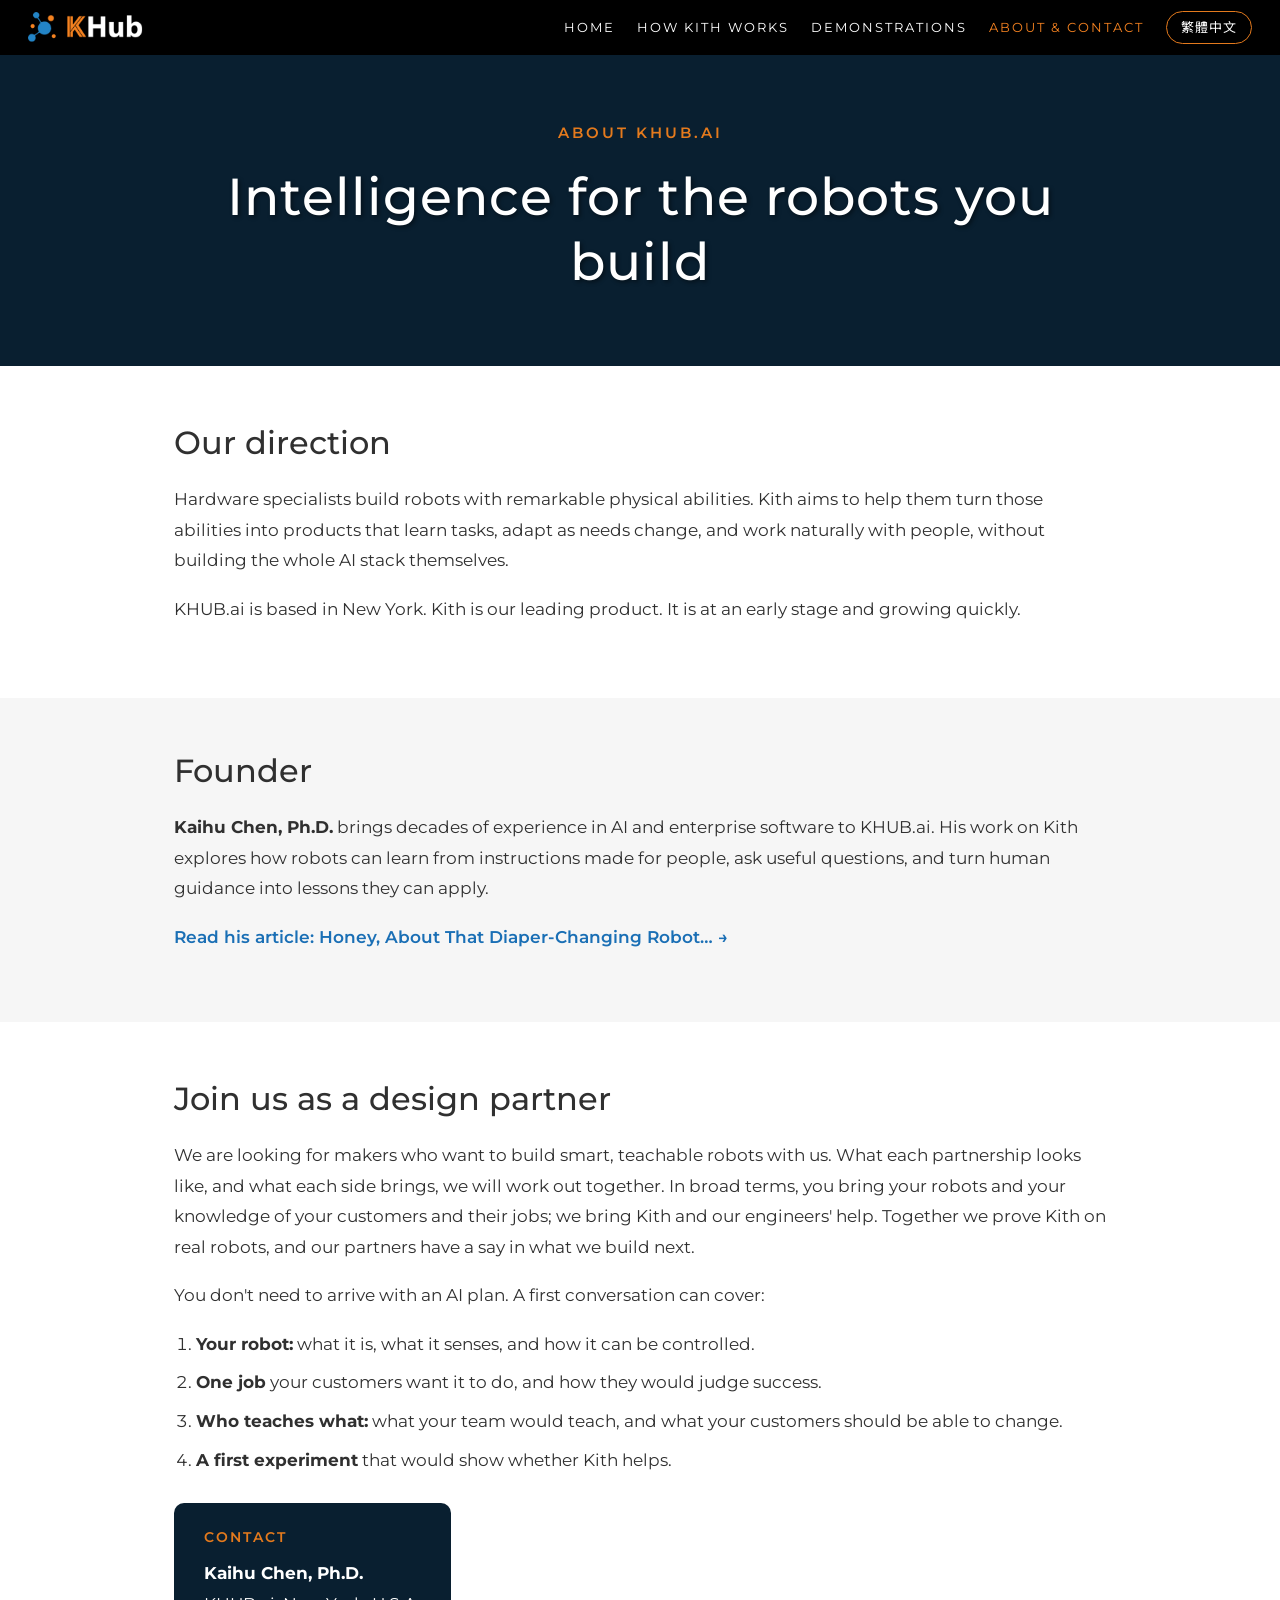
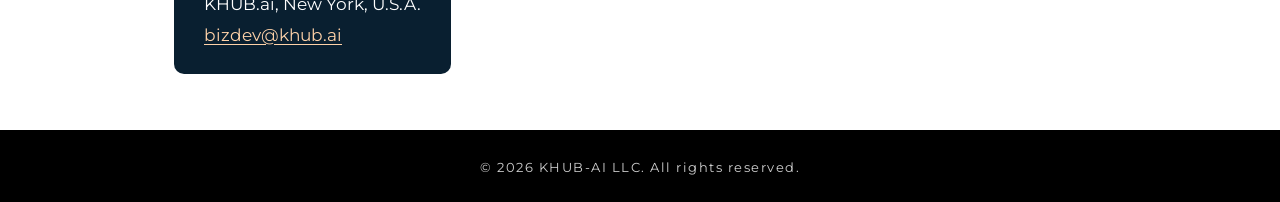
<file: about.html>
<!doctype html>
<html lang="en">
<head>
<meta charset="utf-8">
<meta name="viewport" content="width=device-width, initial-scale=1">
<title>About &amp; contact | Kith by KHUB.ai</title>
<meta name="description" content="KHUB.ai, based in New York, develops Kith, a teachable mind for robots and drones, and invites robot and drone makers to join as design partners.">
<link rel="alternate" hreflang="en" href="https://khub.ai/about.html">
<link rel="alternate" hreflang="zh-Hant-TW" href="https://khub.ai/zh-tw/about.html">
<link rel="icon" href="images/favicon.ico">
<link rel="preconnect" href="https://fonts.googleapis.com">
<link rel="preconnect" href="https://fonts.gstatic.com" crossorigin>
<link href="https://fonts.googleapis.com/css2?family=Montserrat:wght@400;500;600;700&amp;family=Noto+Sans+TC:wght@400;500;700&amp;display=swap" rel="stylesheet">
<link rel="stylesheet" href="styles.css">
</head>
<body class="lang-en">
<a class="skip" href="#main">Skip to content</a>
<header class="topbar">
  <a class="brand" href="index.html"><img src="images/logo_KH.png" alt="KHUB.ai" width="120" height="31"></a>
  <nav aria-label="Main"><a href="index.html">Home</a><a href="how-kith-works.html">How Kith works</a><a href="demonstrations.html">Demonstrations</a><a href="about.html" aria-current="page">About &amp; contact</a><a class="lang" href="zh-tw/about.html" hreflang="zh-Hant-TW" lang="zh-Hant-TW">繁體中文</a></nav>
</header>
<section class="hero">
  <p class="kicker">About KHUB.ai</p>
  <h1>Intelligence for the robots you build</h1>
  
  
</section>
<main id="main">

<section class="wrap">
  <h2>Our direction</h2>
  <p>Hardware specialists build robots with remarkable physical abilities. Kith aims to help them turn those abilities into products that learn tasks, adapt as needs change, and work naturally with people, without building the whole AI stack themselves.</p>
  <p>KHUB.ai is based in New York. Kith is our leading product. It is at an early stage and growing quickly.</p>
</section>

<section class="band"><div class="wrap">
  <h2>Founder</h2>
  <p><strong>Kaihu Chen, Ph.D.</strong> brings decades of experience in AI and enterprise software to KHUB.ai. His work on Kith explores how robots can learn from instructions made for people, ask useful questions, and turn human guidance into lessons they can apply.</p>
  <p><a class="more" href="https://www.linkedin.com/pulse/honey-diaper-changing-robot-kaihu-chen-lwofc/">Read his article: Honey, About That Diaper-Changing Robot&hellip;</a></p>
</div></section>

<section class="wrap" id="contact">
  <h2>Join us as a design partner</h2>
  <p>We are looking for makers who want to build smart, teachable robots with us. What each partnership looks like, and what each side brings, we will work out together. In broad terms, you bring your robots and your knowledge of your customers and their jobs; we bring Kith and our engineers' help. Together we prove Kith on real robots, and our partners have a say in what we build next.</p>
  <p>You don't need to arrive with an AI plan. A first conversation can cover:</p>
  <ol class="steps">
    <li><strong>Your robot:</strong> what it is, what it senses, and how it can be controlled.</li>
    <li><strong>One job</strong> your customers want it to do, and how they would judge success.</li>
    <li><strong>Who teaches what:</strong> what your team would teach, and what your customers should be able to change.</li>
    <li><strong>A first experiment</strong> that would show whether Kith helps.</li>
  </ol>
  <div class="contact-card">
    <p class="kicker-dark">Contact</p>
    <p><strong>Kaihu Chen, Ph.D.</strong><br>KHUB.ai, New York, U.S.A.<br><a href="mailto:bizdev@khub.ai">bizdev@khub.ai</a></p>
  </div>
</section>

</main>
<footer class="site-footer">
  <p>© 2026 KHUB-AI LLC. All rights reserved.</p>
</footer>
<!-- Cloudflare Web Analytics --><script type='module' src='https://static.cloudflareinsights.com/beacon.min.js' data-cf-beacon='{"token": "db9ff15c4d4c4915a1eea8b74ed29f83"}'></script><!-- End Cloudflare Web Analytics -->
</body>
</html>
</file>
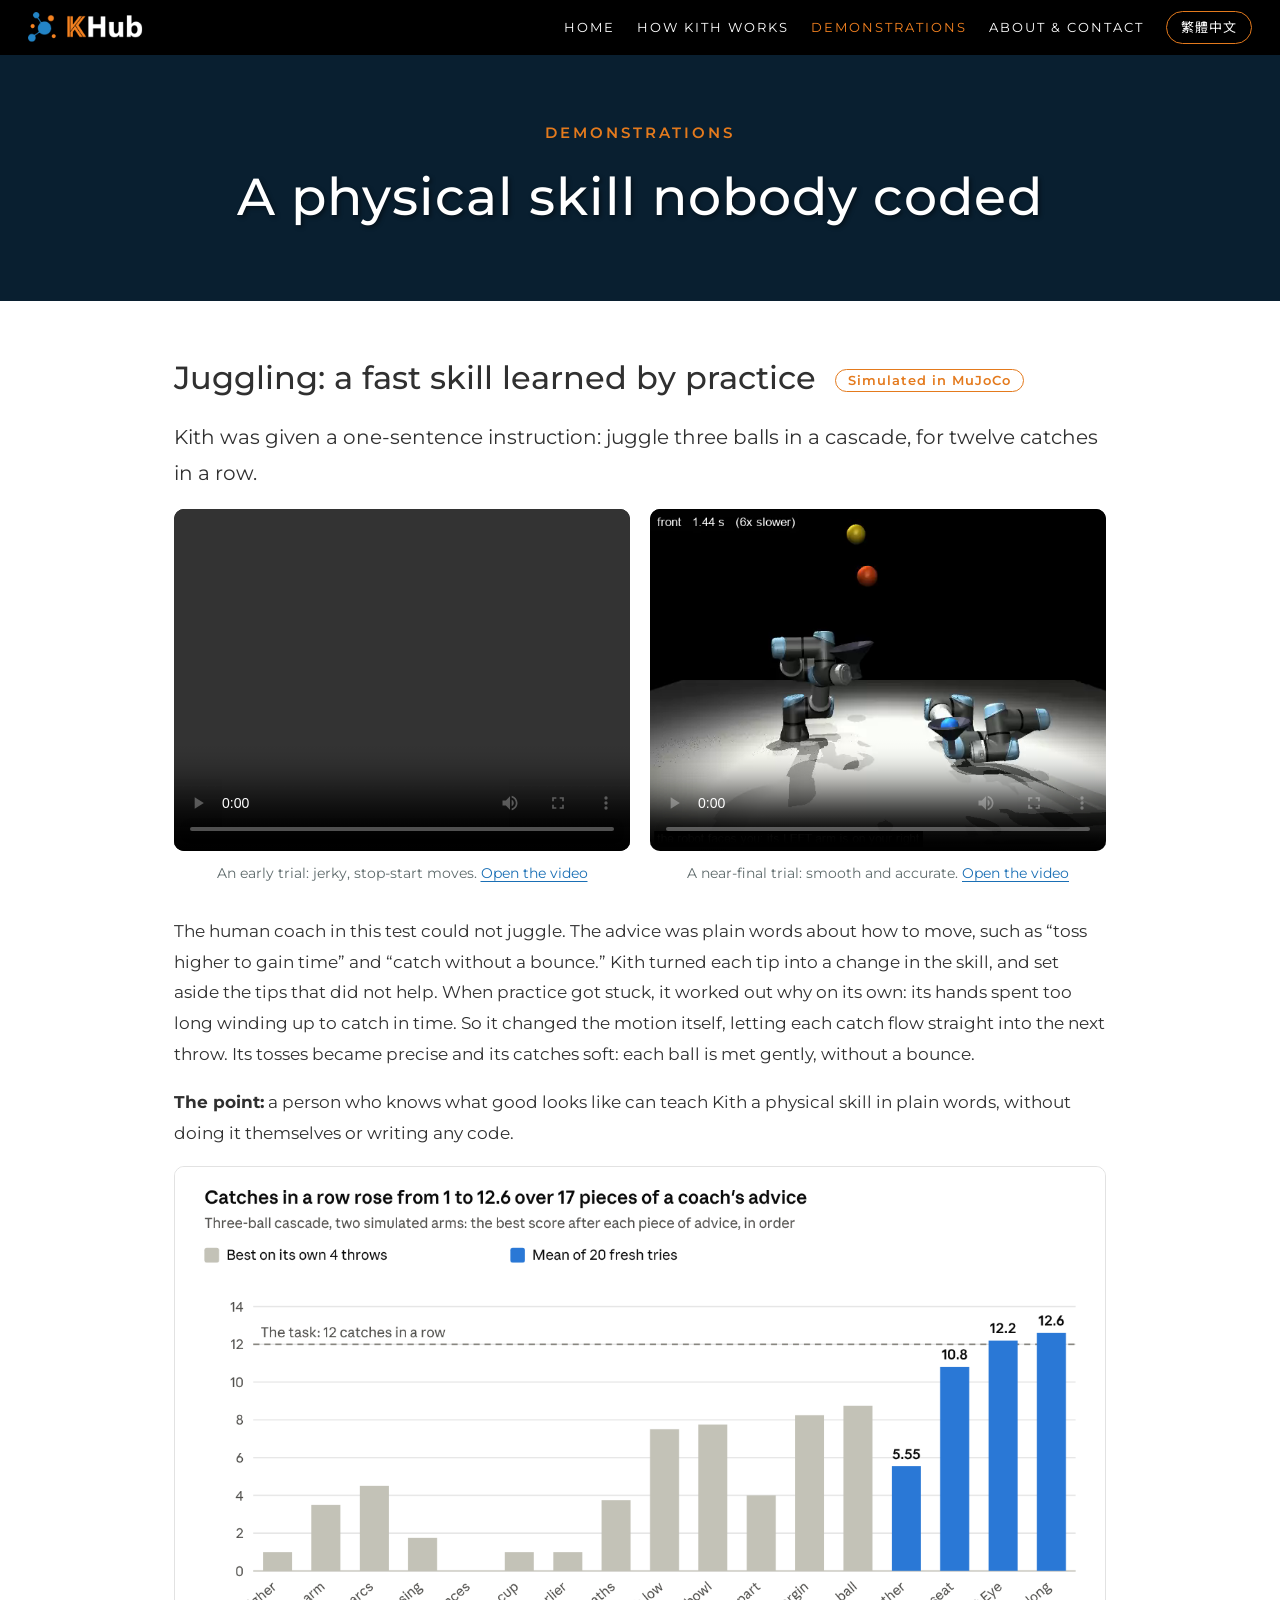
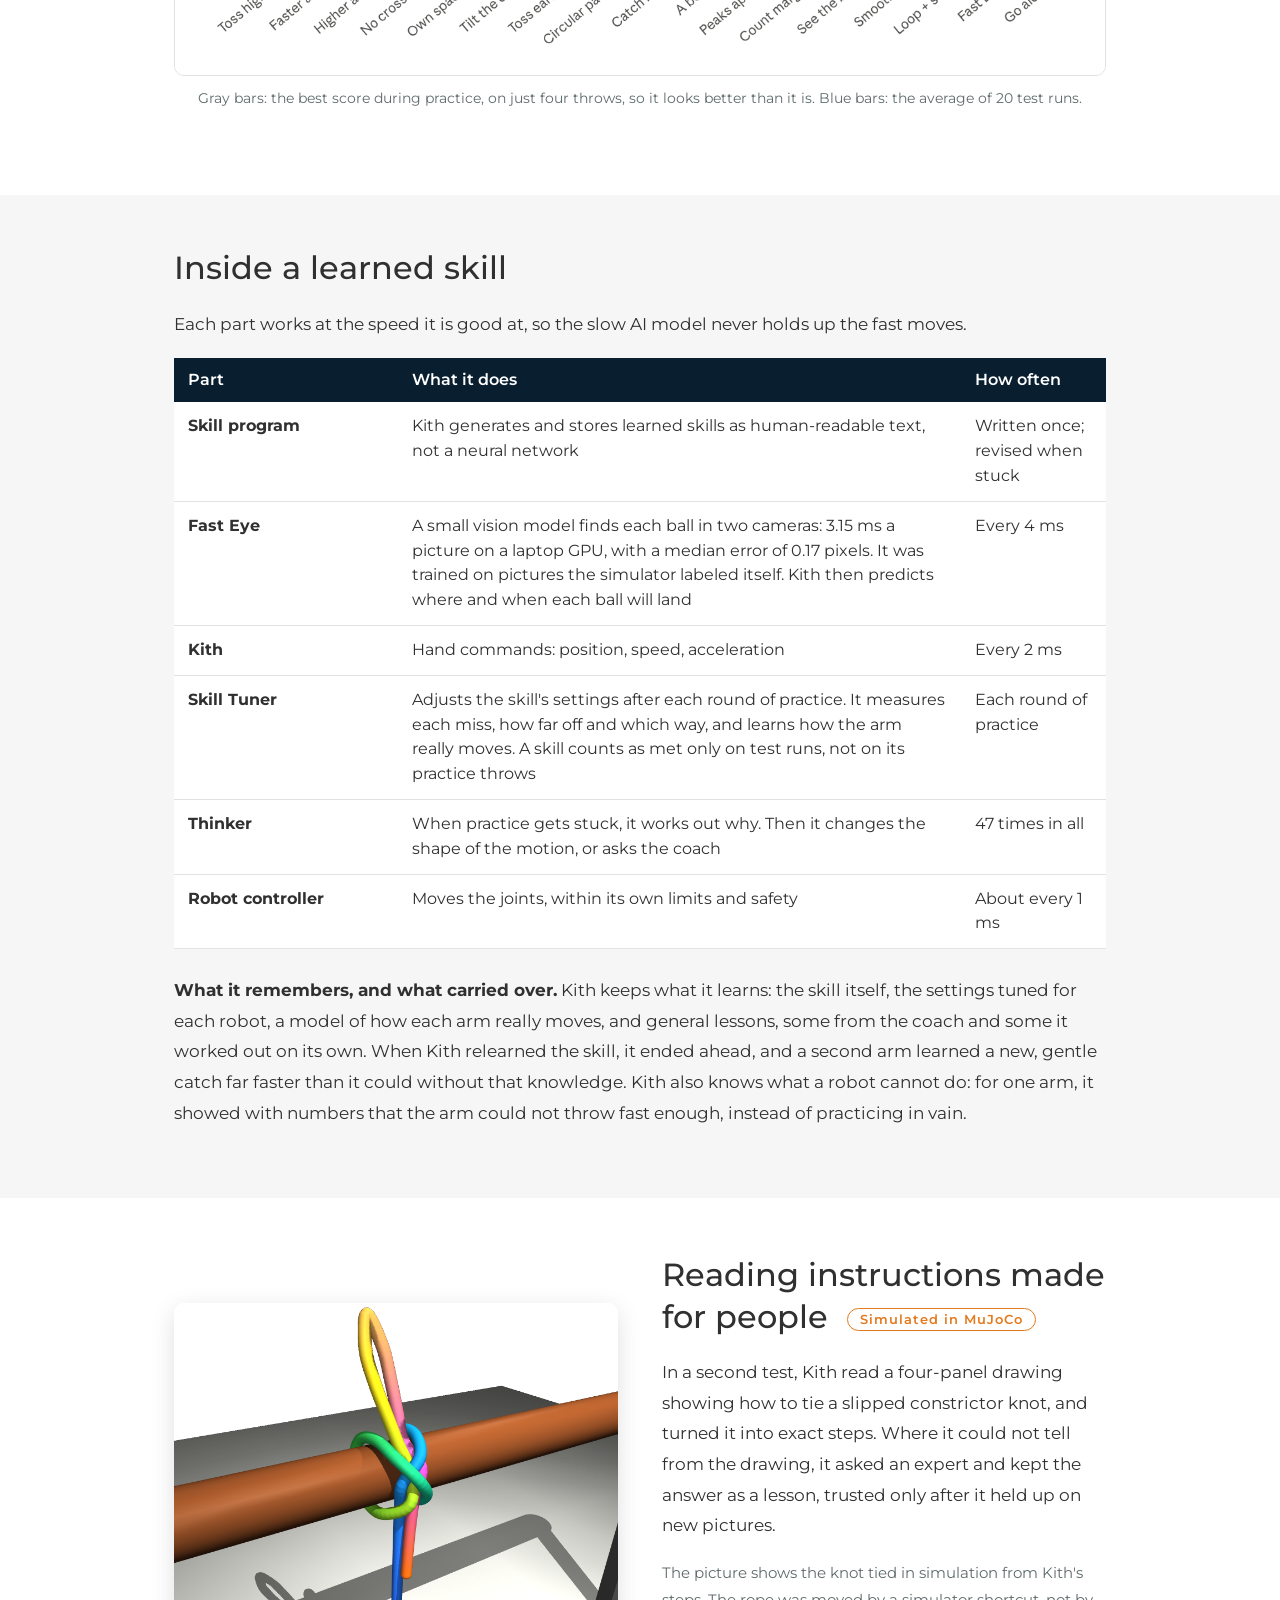
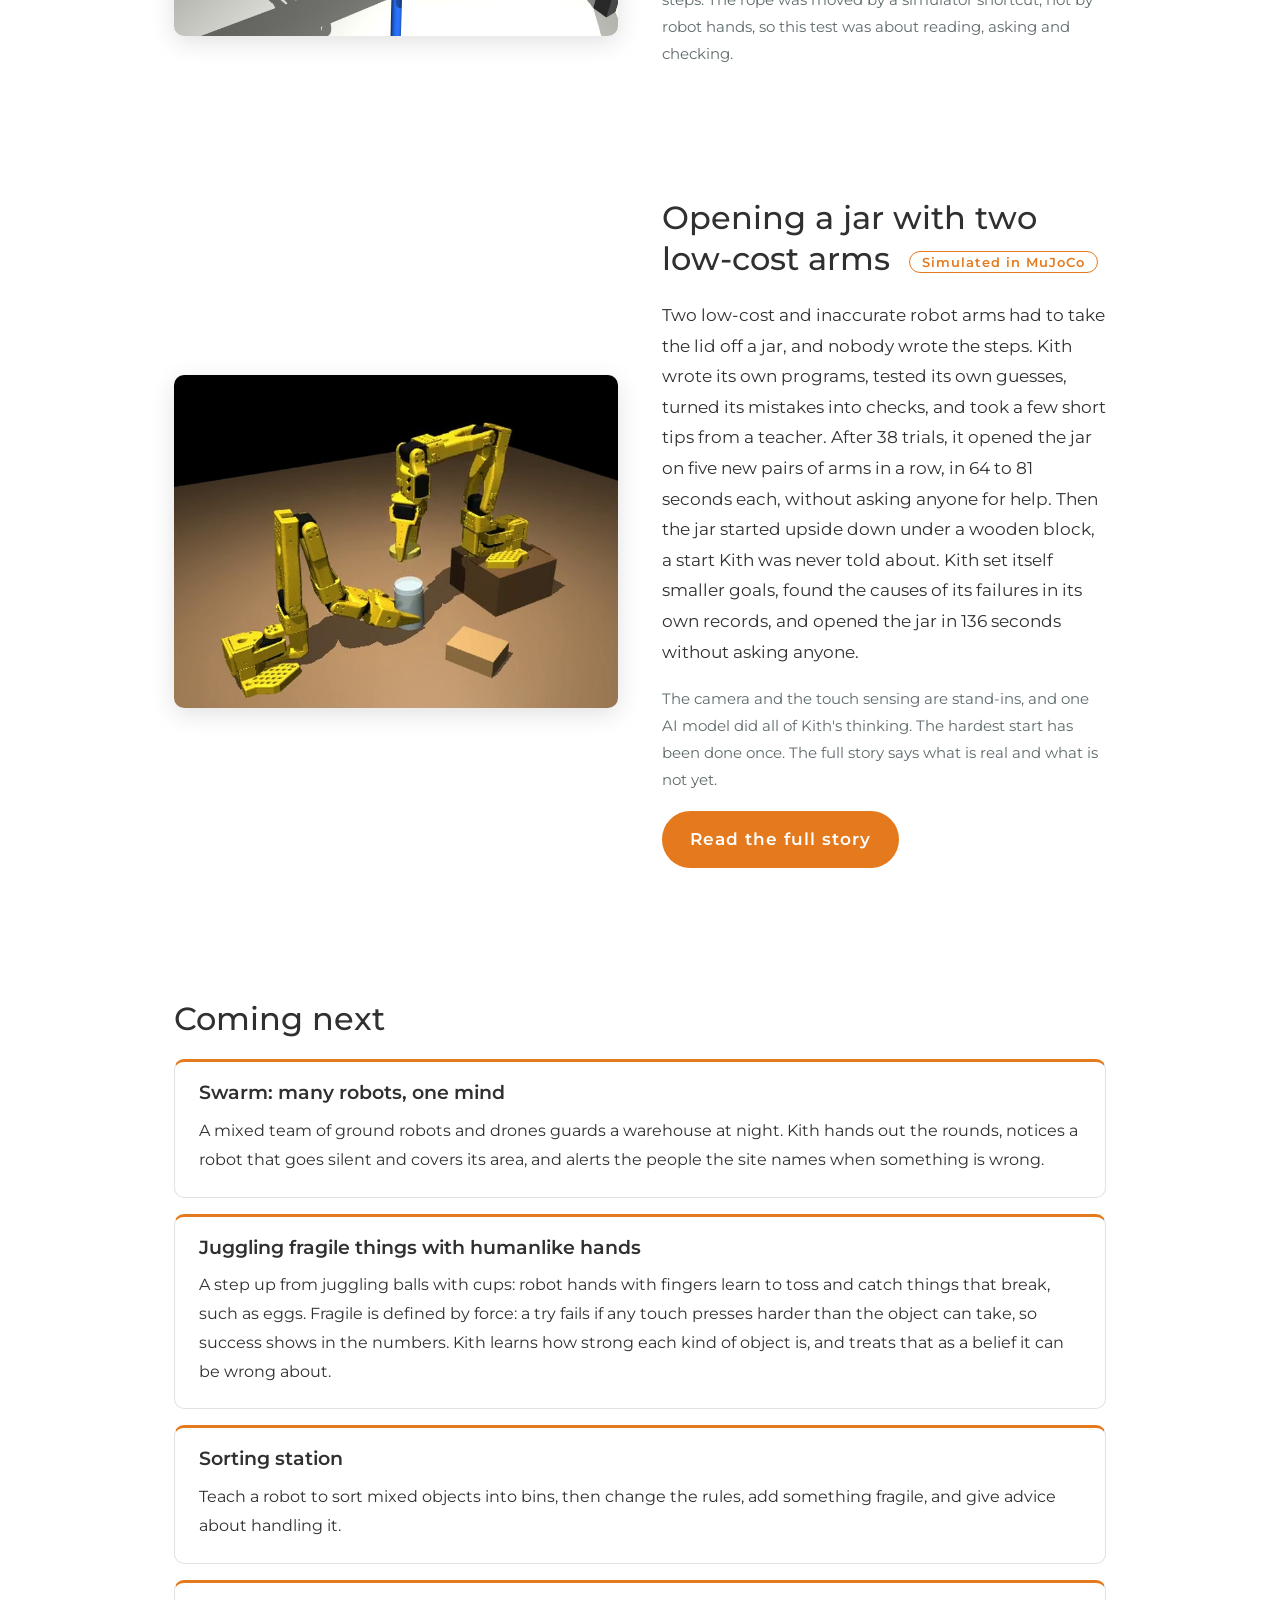
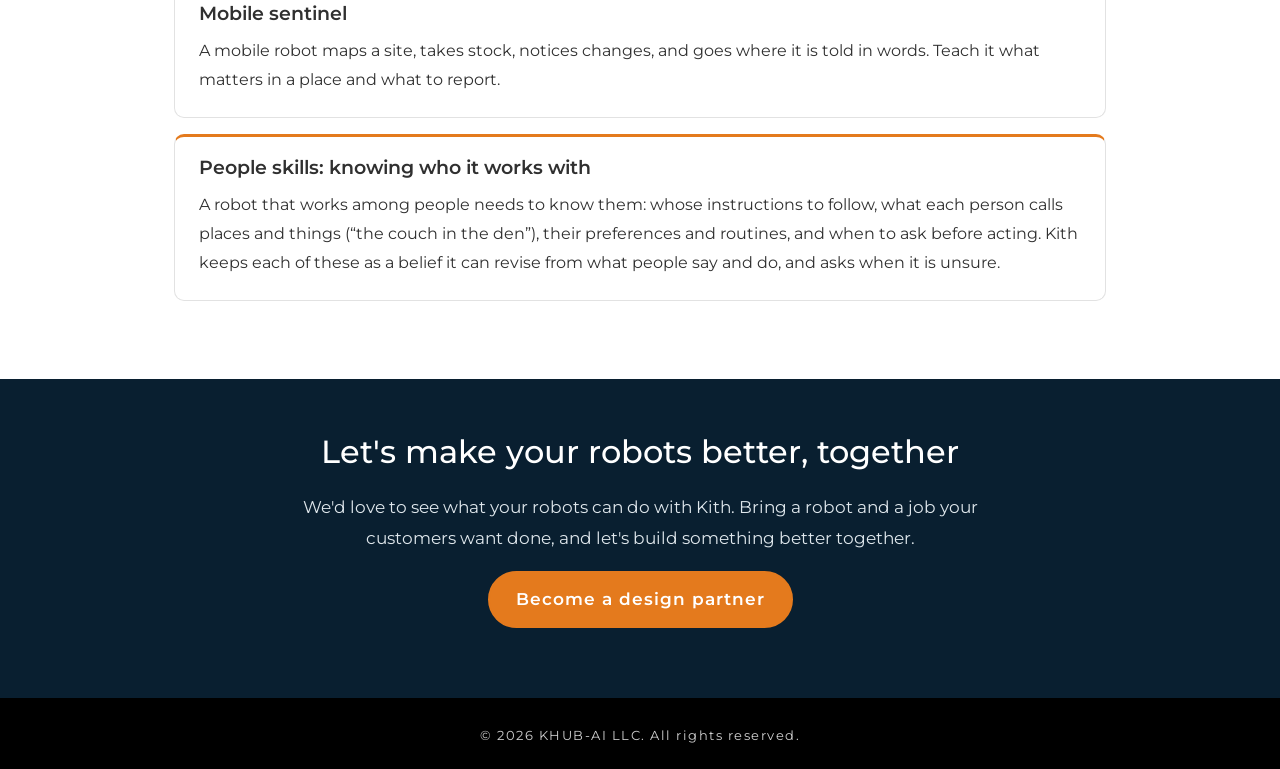
<file: demonstrations.html>
<!doctype html>
<html lang="en">
<head>
<meta charset="utf-8">
<meta name="viewport" content="width=device-width, initial-scale=1">
<title>Demonstrations | Kith by KHUB.ai</title>
<meta name="description" content="Watch two simulated robot arms learn to juggle from plain advice and practice, with no AI model fine-tuned, and see what Kith keeps from the experience.">
<link rel="alternate" hreflang="en" href="https://khub.ai/demonstrations.html">
<link rel="alternate" hreflang="zh-Hant-TW" href="https://khub.ai/zh-tw/demonstrations.html">
<link rel="icon" href="images/favicon.ico">
<link rel="preconnect" href="https://fonts.googleapis.com">
<link rel="preconnect" href="https://fonts.gstatic.com" crossorigin>
<link href="https://fonts.googleapis.com/css2?family=Montserrat:wght@400;500;600;700&amp;family=Noto+Sans+TC:wght@400;500;700&amp;display=swap" rel="stylesheet">
<link rel="stylesheet" href="styles.css">
</head>
<body class="lang-en">
<a class="skip" href="#main">Skip to content</a>
<header class="topbar">
  <a class="brand" href="index.html"><img src="images/logo_KH.png" alt="KHUB.ai" width="120" height="31"></a>
  <nav aria-label="Main"><a href="index.html">Home</a><a href="how-kith-works.html">How Kith works</a><a href="demonstrations.html" aria-current="page">Demonstrations</a><a href="about.html">About &amp; contact</a><a class="lang" href="zh-tw/demonstrations.html" hreflang="zh-Hant-TW" lang="zh-Hant-TW">繁體中文</a></nav>
</header>
<section class="hero">
  <p class="kicker">Demonstrations</p>
  <h1>A physical skill nobody coded</h1>
  
  
</section>
<main id="main">

<section class="wrap">
  <h2>Juggling: a fast skill learned by practice <span class="tag">Simulated in MuJoCo</span></h2>
  <p class="lead">Kith was given a one-sentence instruction: juggle three balls in a cascade, for twelve catches in a row.</p>
  <div class="videos">
    <figure><video controls preload="metadata" playsinline><source src="https://kaihuchen.github.io/articles/KithIntro/cascade-early-throws.mp4" type="video/mp4"></video>
      <figcaption>An early trial: jerky, stop-start moves. <a href="https://kaihuchen.github.io/articles/KithIntro/cascade-early-throws.mp4">Open the video</a></figcaption></figure>
    <figure><video controls preload="metadata" playsinline poster="images/juggling.png"><source src="https://kaihuchen.github.io/articles/KithIntro/cascade-fast-eye-t53.webm" type="video/webm"></video>
      <figcaption>A near-final trial: smooth and accurate. <a href="https://kaihuchen.github.io/articles/KithIntro/cascade-fast-eye-t53.webm">Open the video</a></figcaption></figure>
  </div>
  <p>The human coach in this test could not juggle. The advice was plain words about how to move, such as “toss higher to gain time” and “catch without a bounce.” Kith turned each tip into a change in the skill, and set aside the tips that did not help. When practice got stuck, it worked out why on its own: its hands spent too long winding up to catch in time. So it changed the motion itself, letting each catch flow straight into the next throw. Its tosses became precise and its catches soft: each ball is met gently, without a bounce.</p>
  <p><strong>The point:</strong> a person who knows what good looks like can teach Kith a physical skill in plain words, without doing it themselves or writing any code.</p>
  <figure class="wide"><img src="images/chart-en.png" alt="Bar chart: catches in a row rose from 1 to 12.6 over 17 pieces of a coach's advice" width="1344" height="734">
    <figcaption>Gray bars: the best score during practice, on just four throws, so it looks better than it is. Blue bars: the average of 20 test runs.</figcaption></figure>
</section>

<section class="band"><div class="wrap">
  <h2>Inside a learned skill</h2>
  <p>Each part works at the speed it is good at, so the slow AI model never holds up the fast moves.</p>
  <div class="table-wrap"><table><thead><tr><th scope="col">Part</th><th scope="col">What it does</th><th scope="col">How often</th></tr></thead><tbody><tr><td><strong>Skill program</strong></td><td>Kith generates and stores learned skills as human-readable text, not a neural network</td><td>Written once; revised when stuck</td></tr><tr><td><strong>Fast Eye</strong></td><td>A small vision model finds each ball in two cameras: 3.15 ms a picture on a laptop GPU, with a median error of 0.17 pixels. It was trained on pictures the simulator labeled itself. Kith then predicts where and when each ball will land</td><td>Every 4 ms</td></tr><tr><td><strong>Kith</strong></td><td>Hand commands: position, speed, acceleration</td><td>Every 2 ms</td></tr><tr><td><strong>Skill Tuner</strong></td><td>Adjusts the skill's settings after each round of practice. It measures each miss, how far off and which way, and learns how the arm really moves. A skill counts as met only on test runs, not on its practice throws</td><td>Each round of practice</td></tr><tr><td><strong>Thinker</strong></td><td>When practice gets stuck, it works out why. Then it changes the shape of the motion, or asks the coach</td><td>47 times in all</td></tr><tr><td><strong>Robot controller</strong></td><td>Moves the joints, within its own limits and safety</td><td>About every 1 ms</td></tr></tbody></table></div>
  <p><strong>What it remembers, and what carried over.</strong> Kith keeps what it learns: the skill itself, the settings tuned for each robot, a model of how each arm really moves, and general lessons, some from the coach and some it worked out on its own. When Kith relearned the skill, it ended ahead, and a second arm learned a new, gentle catch far faster than it could without that knowledge. Kith also knows what a robot cannot do: for one arm, it showed with numbers that the arm could not throw fast enough, instead of practicing in vain.</p>
</div></section>

<section class="wrap split">
  <figure><img src="images/knot-simulation.png" alt="A knot tied around a rod in simulation" width="1600" height="1200"></figure>
  <div>
    <h2>Reading instructions made for people <span class="tag">Simulated in MuJoCo</span></h2>
    <p>In a second test, Kith read a four-panel drawing showing how to tie a slipped constrictor knot, and turned it into exact steps. Where it could not tell from the drawing, it asked an expert and kept the answer as a lesson, trusted only after it held up on new pictures.</p>
    <p class="muted">The picture shows the knot tied in simulation from Kith's steps. The rope was moved by a simulator shortcut, not by robot hands, so this test was about reading, asking and checking.</p>
  </div>
</section>

<section class="wrap split">
  <figure><a href="highlights/jar/"><img src="highlights/jar/media/card.jpg" alt="Two yellow robot arms: one holds a small jar, the other has lifted its lid off." width="690" height="518"></a></figure>
  <div>
    <h2>Opening a jar with two low-cost arms <span class="tag">Simulated in MuJoCo</span></h2>
    <p>Two low-cost and inaccurate robot arms had to take the lid off a jar, and nobody wrote the steps. Kith wrote its own programs, tested its own guesses, turned its mistakes into checks, and took a few short tips from a teacher. After 38 trials, it opened the jar on five new pairs of arms in a row, in 64 to 81 seconds each, without asking anyone for help. Then the jar started upside down under a wooden block, a start Kith was never told about. Kith set itself smaller goals, found the causes of its failures in its own records, and opened the jar in 136 seconds without asking anyone.</p>
    <p class="muted">The camera and the touch sensing are stand-ins, and one AI model did all of Kith's thinking. The hardest start has been done once. The full story says what is real and what is not yet.</p>
    <p><a class="btn" href="highlights/jar/">Read the full story</a></p>
  </div>
</section>

<section class="wrap">
  <h2>Coming next</h2>
  <div class="cards list"><article class="card"><h3>Swarm: many robots, one mind</h3><p>A mixed team of ground robots and drones guards a warehouse at night. Kith hands out the rounds, notices a robot that goes silent and covers its area, and alerts the people the site names when something is wrong.</p></article><article class="card"><h3>Juggling fragile things with humanlike hands</h3><p>A step up from juggling balls with cups: robot hands with fingers learn to toss and catch things that break, such as eggs. Fragile is defined by force: a try fails if any touch presses harder than the object can take, so success shows in the numbers. Kith learns how strong each kind of object is, and treats that as a belief it can be wrong about.</p></article><article class="card"><h3>Sorting station</h3><p>Teach a robot to sort mixed objects into bins, then change the rules, add something fragile, and give advice about handling it.</p></article><article class="card"><h3>Mobile sentinel</h3><p>A mobile robot maps a site, takes stock, notices changes, and goes where it is told in words. Teach it what matters in a place and what to report.</p></article><article class="card"><h3>People skills: knowing who it works with</h3><p>A robot that works among people needs to know them: whose instructions to follow, what each person calls places and things (“the couch in the den”), their preferences and routines, and when to ask before acting. Kith keeps each of these as a belief it can revise from what people say and do, and asks when it is unsure.</p></article></div>
</section>
<section class="band cta"><div class="wrap"><h2>Let's make your robots better, together</h2><p>We'd love to see what your robots can do with Kith. Bring a robot and a job your customers want done, and let's build something better together.</p><p><a class="btn" href="about.html#contact">Become a design partner</a></p></div></section>
</main>
<footer class="site-footer">
  <p>© 2026 KHUB-AI LLC. All rights reserved.</p>
</footer>
<!-- Cloudflare Web Analytics --><script type='module' src='https://static.cloudflareinsights.com/beacon.min.js' data-cf-beacon='{"token": "db9ff15c4d4c4915a1eea8b74ed29f83"}'></script><!-- End Cloudflare Web Analytics -->
</body>
</html>
</file>
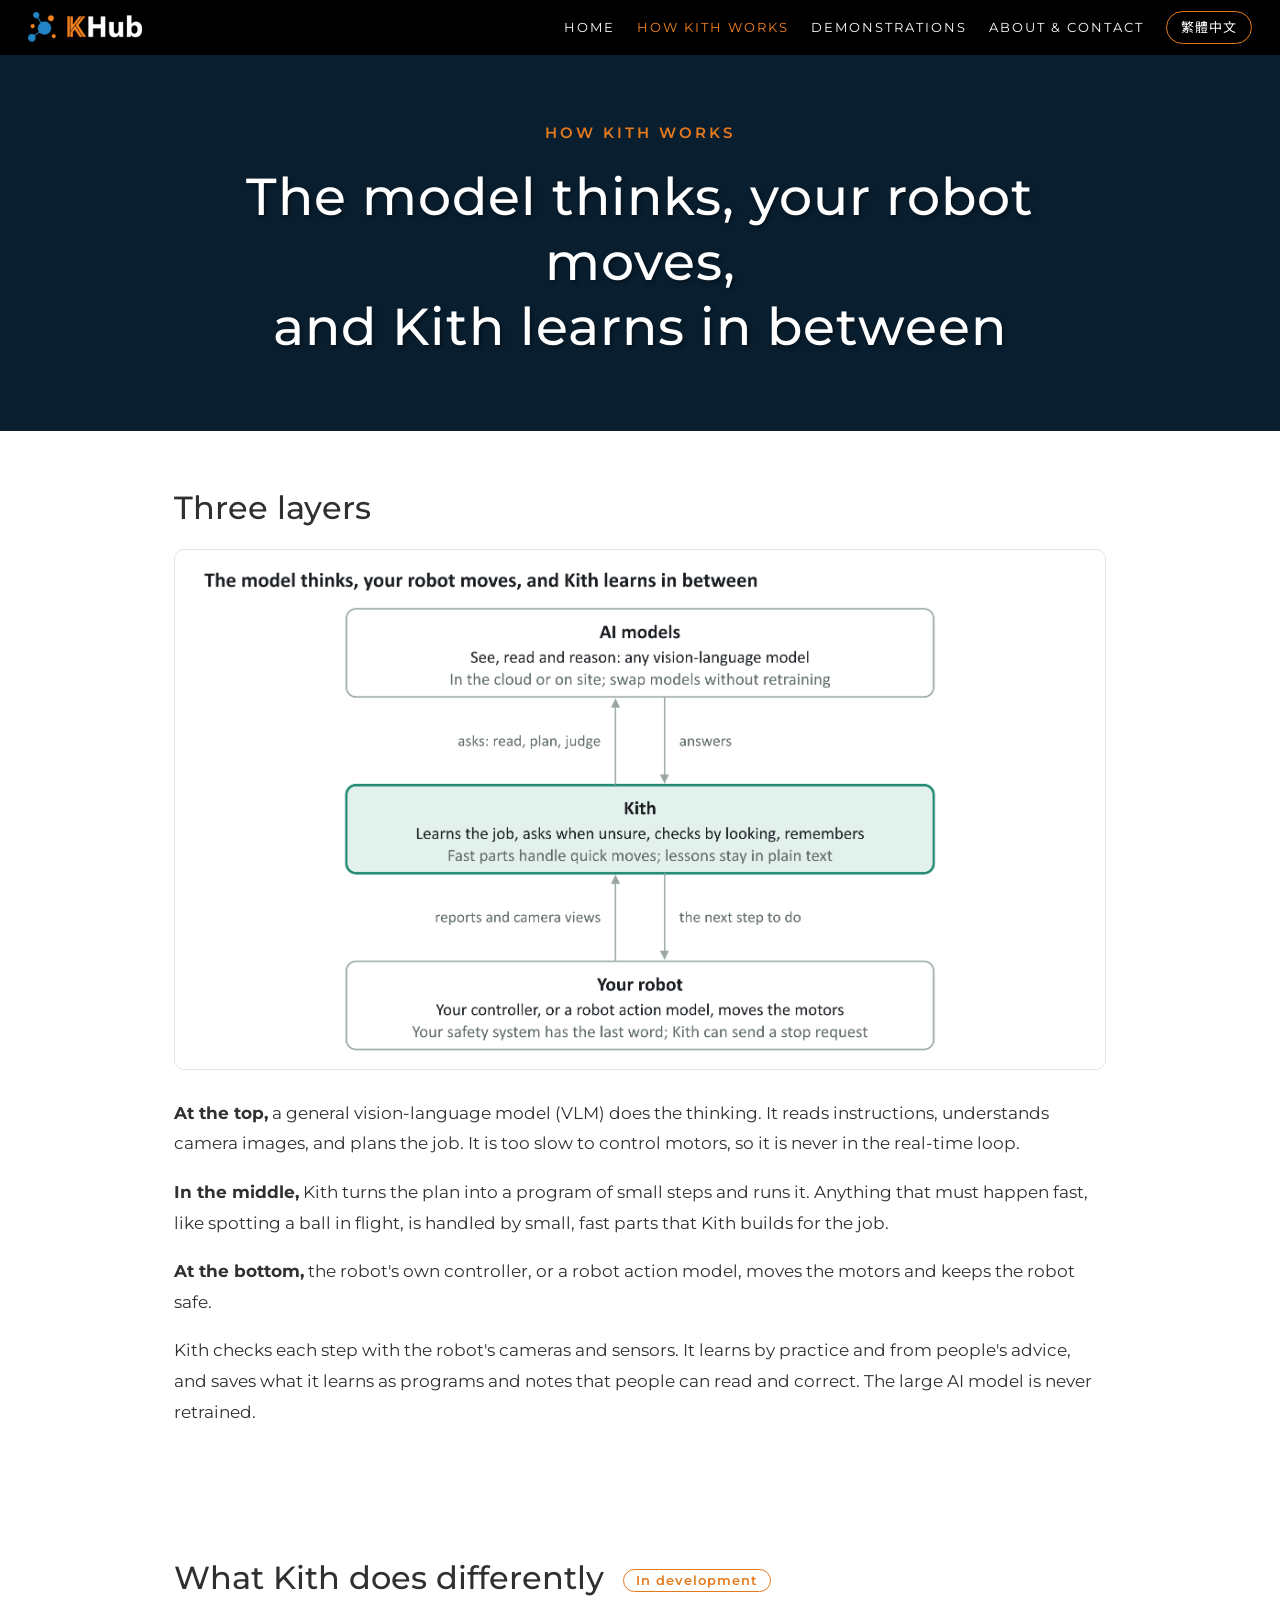
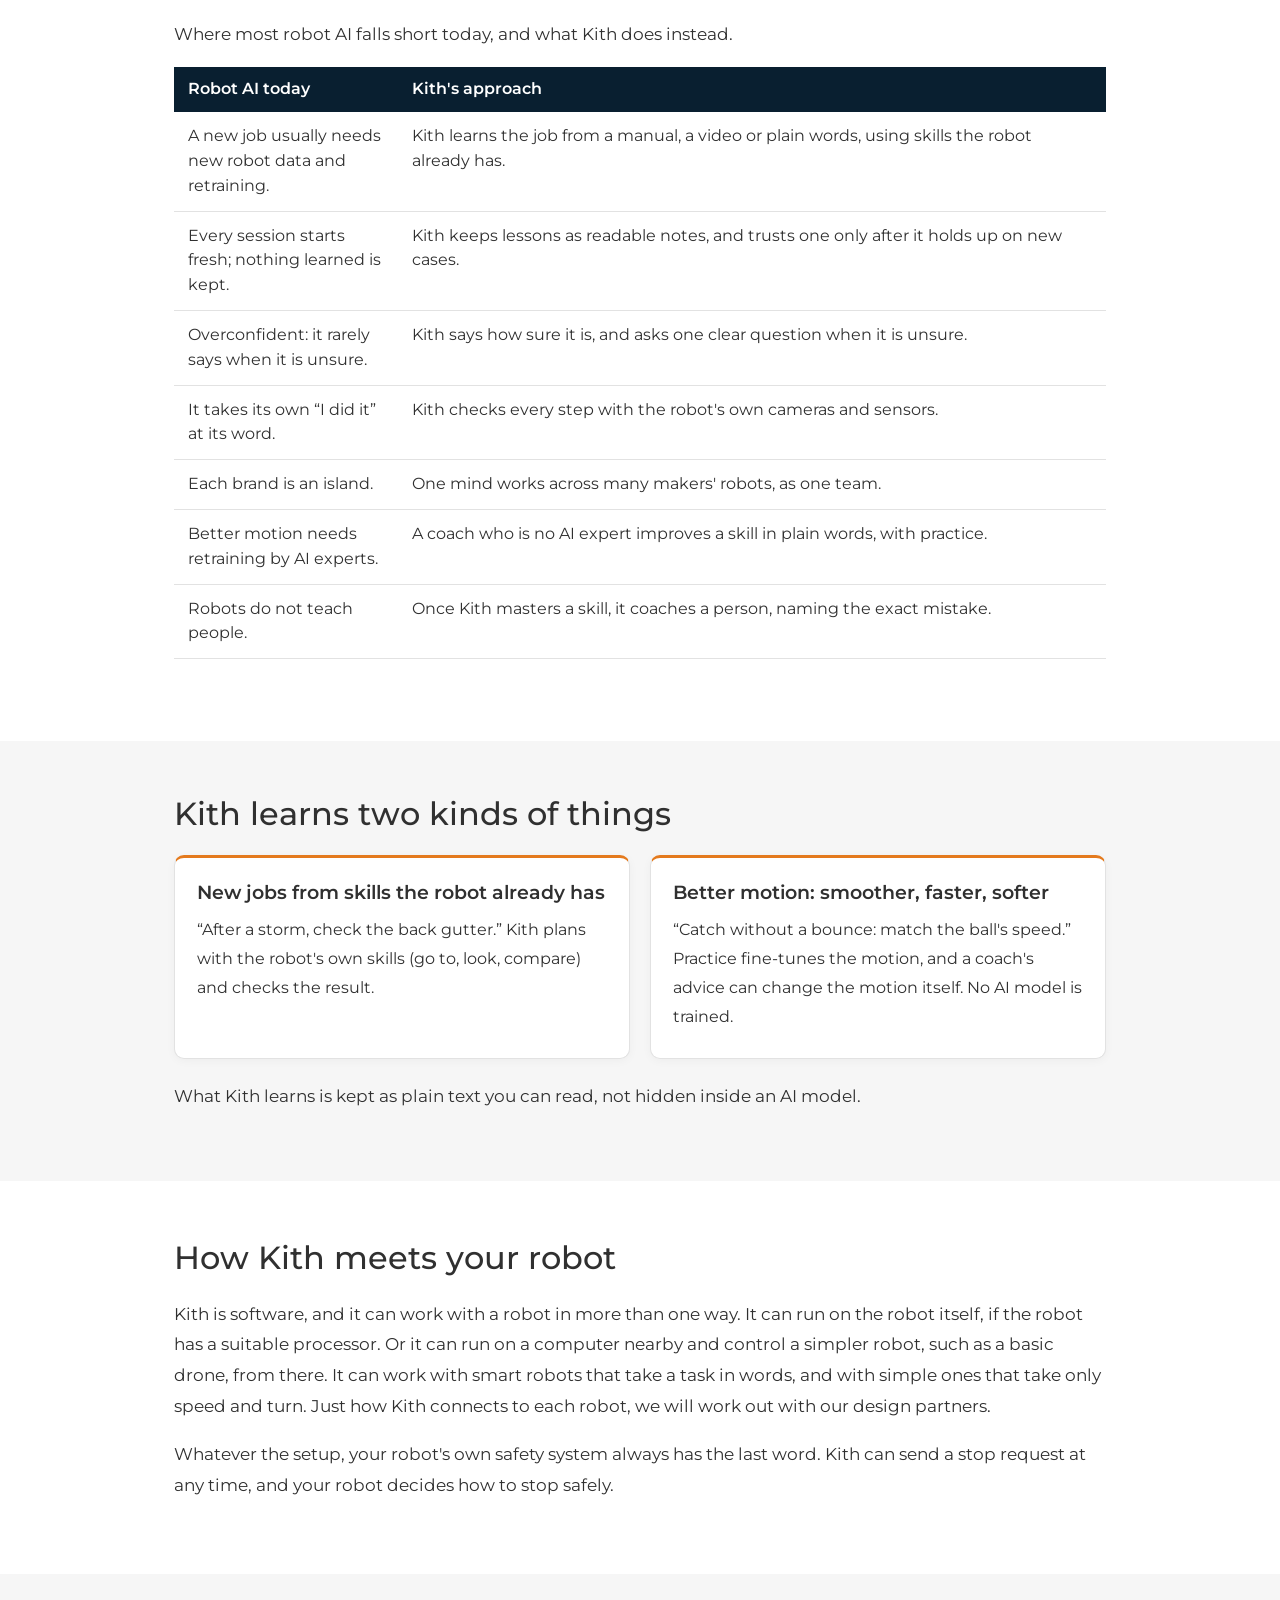
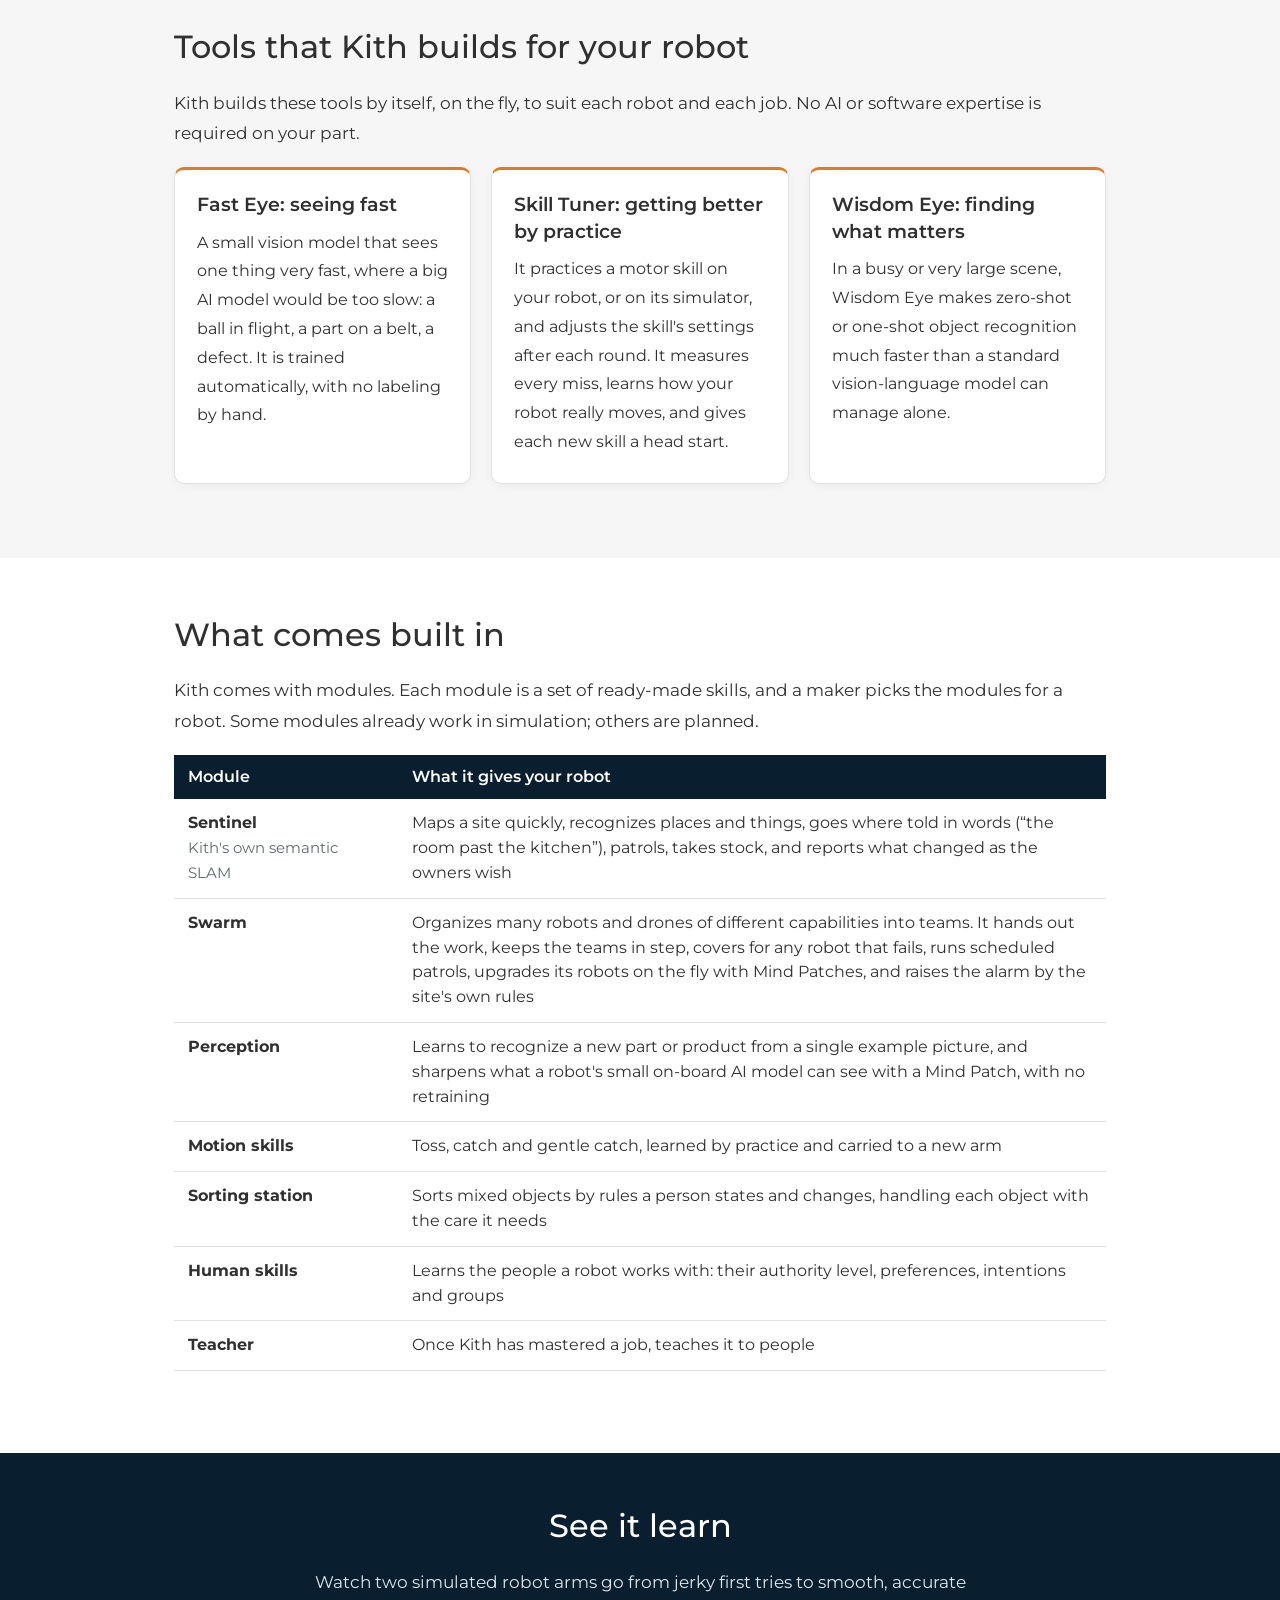
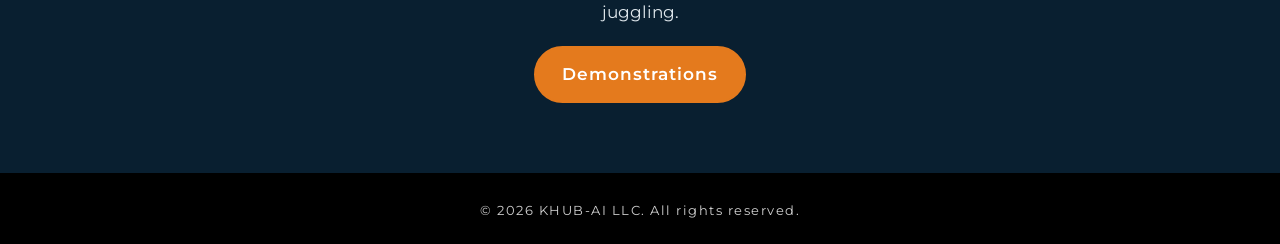
<file: how-kith-works.html>
<!doctype html>
<html lang="en">
<head>
<meta charset="utf-8">
<meta name="viewport" content="width=device-width, initial-scale=1">
<title>How Kith works | Kith by KHUB.ai</title>
<meta name="description" content="Kith works in three layers: a vision-language model thinks, Kith turns plans into checked steps and learns, and the robot's own controller moves the motors.">
<link rel="alternate" hreflang="en" href="https://khub.ai/how-kith-works.html">
<link rel="alternate" hreflang="zh-Hant-TW" href="https://khub.ai/zh-tw/how-kith-works.html">
<link rel="icon" href="images/favicon.ico">
<link rel="preconnect" href="https://fonts.googleapis.com">
<link rel="preconnect" href="https://fonts.gstatic.com" crossorigin>
<link href="https://fonts.googleapis.com/css2?family=Montserrat:wght@400;500;600;700&amp;family=Noto+Sans+TC:wght@400;500;700&amp;display=swap" rel="stylesheet">
<link rel="stylesheet" href="styles.css">
</head>
<body class="lang-en">
<a class="skip" href="#main">Skip to content</a>
<header class="topbar">
  <a class="brand" href="index.html"><img src="images/logo_KH.png" alt="KHUB.ai" width="120" height="31"></a>
  <nav aria-label="Main"><a href="index.html">Home</a><a href="how-kith-works.html" aria-current="page">How Kith works</a><a href="demonstrations.html">Demonstrations</a><a href="about.html">About &amp; contact</a><a class="lang" href="zh-tw/how-kith-works.html" hreflang="zh-Hant-TW" lang="zh-Hant-TW">繁體中文</a></nav>
</header>
<section class="hero">
  <p class="kicker">How Kith works</p>
  <h1>The model thinks, your robot moves,<br>and Kith learns in between</h1>
  
  
</section>
<main id="main">

<section class="wrap">
  <h2>Three layers</h2>
  <figure class="wide"><img src="images/diagram-en.png" alt="Three layers: AI models think, Kith learns in the middle, your robot moves" width="2027" height="1131"></figure>
  <p><strong>At the top,</strong> a general vision-language model (VLM) does the thinking. It reads instructions, understands camera images, and plans the job. It is too slow to control motors, so it is never in the real-time loop.</p>
  <p><strong>In the middle,</strong> Kith turns the plan into a program of small steps and runs it. Anything that must happen fast, like spotting a ball in flight, is handled by small, fast parts that Kith builds for the job.</p>
  <p><strong>At the bottom,</strong> the robot's own controller, or a robot action model, moves the motors and keeps the robot safe.</p>
  <p>Kith checks each step with the robot's cameras and sensors. It learns by practice and from people's advice, and saves what it learns as programs and notes that people can read and correct. The large AI model is never retrained.</p>
</section>

<section class="wrap" id="different">
  <h2>What Kith does differently <span class="tag">In development</span></h2>
  <p>Where most robot AI falls short today, and what Kith does instead.</p>
  <div class="table-wrap"><table><thead><tr><th scope="col">Robot AI today</th><th scope="col">Kith's approach</th></tr></thead><tbody><tr><td>A new job usually needs new robot data and retraining.</td><td>Kith learns the job from a manual, a video or plain words, using skills the robot already has.</td></tr><tr><td>Every session starts fresh; nothing learned is kept.</td><td>Kith keeps lessons as readable notes, and trusts one only after it holds up on new cases.</td></tr><tr><td>Overconfident: it rarely says when it is unsure.</td><td>Kith says how sure it is, and asks one clear question when it is unsure.</td></tr><tr><td>It takes its own “I did it” at its word.</td><td>Kith checks every step with the robot's own cameras and sensors.</td></tr><tr><td>Each brand is an island.</td><td>One mind works across many makers' robots, as one team.</td></tr><tr><td>Better motion needs retraining by AI experts.</td><td>A coach who is no AI expert improves a skill in plain words, with practice.</td></tr><tr><td>Robots do not teach people.</td><td>Once Kith masters a skill, it coaches a person, naming the exact mistake.</td></tr></tbody></table></div>
</section>

<section class="band"><div class="wrap">
  <h2>Kith learns two kinds of things</h2>
  <div class="cards"><article class="card"><h3>New jobs from skills the robot already has</h3><p>“After a storm, check the back gutter.” Kith plans with the robot's own skills (go to, look, compare) and checks the result.</p></article><article class="card"><h3>Better motion: smoother, faster, softer</h3><p>“Catch without a bounce: match the ball's speed.” Practice fine-tunes the motion, and a coach's advice can change the motion itself. No AI model is trained.</p></article></div>
  <p>What Kith learns is kept as plain text you can read, not hidden inside an AI model.</p>
</div></section>

<section class="wrap">
  <h2>How Kith meets your robot</h2>
  <p>Kith is software, and it can work with a robot in more than one way. It can run on the robot itself, if the robot has a suitable processor. Or it can run on a computer nearby and control a simpler robot, such as a basic drone, from there. It can work with smart robots that take a task in words, and with simple ones that take only speed and turn. Just how Kith connects to each robot, we will work out with our design partners.</p>
  <p>Whatever the setup, your robot's own safety system always has the last word. Kith can send a stop request at any time, and your robot decides how to stop safely.</p>
</section>

<section class="band"><div class="wrap">
  <h2>Tools that Kith builds for your robot</h2>
  <p>Kith builds these tools by itself, on the fly, to suit each robot and each job. No AI or software expertise is required on your part.</p>
  <div class="cards"><article class="card"><h3>Fast Eye: seeing fast</h3><p>A small vision model that sees one thing very fast, where a big AI model would be too slow: a ball in flight, a part on a belt, a defect. It is trained automatically, with no labeling by hand.</p></article><article class="card"><h3>Skill Tuner: getting better by practice</h3><p>It practices a motor skill on your robot, or on its simulator, and adjusts the skill's settings after each round. It measures every miss, learns how your robot really moves, and gives each new skill a head start.</p></article><article class="card"><h3>Wisdom Eye: finding what matters</h3><p>In a busy or very large scene, Wisdom Eye makes zero-shot or one-shot object recognition much faster than a standard vision-language model can manage alone.</p></article></div>
</div></section>

<section class="wrap">
  <h2>What comes built in</h2>
  <p>Kith comes with modules. Each module is a set of ready-made skills, and a maker picks the modules for a robot. Some modules already work in simulation; others are planned.</p>
  <div class="table-wrap"><table><thead><tr><th scope="col">Module</th><th scope="col">What it gives your robot</th></tr></thead><tbody><tr><td><strong>Sentinel</strong><br><span class="muted">Kith's own semantic SLAM</span></td><td>Maps a site quickly, recognizes places and things, goes where told in words (“the room past the kitchen”), patrols, takes stock, and reports what changed as the owners wish</td></tr><tr><td><strong>Swarm</strong></td><td>Organizes many robots and drones of different capabilities into teams. It hands out the work, keeps the teams in step, covers for any robot that fails, runs scheduled patrols, upgrades its robots on the fly with Mind Patches, and raises the alarm by the site's own rules</td></tr><tr><td><strong>Perception</strong></td><td>Learns to recognize a new part or product from a single example picture, and sharpens what a robot's small on-board AI model can see with a Mind Patch, with no retraining</td></tr><tr><td><strong>Motion skills</strong></td><td>Toss, catch and gentle catch, learned by practice and carried to a new arm</td></tr><tr><td><strong>Sorting station</strong></td><td>Sorts mixed objects by rules a person states and changes, handling each object with the care it needs</td></tr><tr><td><strong>Human skills</strong></td><td>Learns the people a robot works with: their authority level, preferences, intentions and groups</td></tr><tr><td><strong>Teacher</strong></td><td>Once Kith has mastered a job, teaches it to people</td></tr></tbody></table></div>
</section>
<section class="band cta"><div class="wrap"><h2>See it learn</h2><p>Watch two simulated robot arms go from jerky first tries to smooth, accurate juggling.</p><p><a class="btn" href="demonstrations.html">Demonstrations</a></p></div></section>
</main>
<footer class="site-footer">
  <p>© 2026 KHUB-AI LLC. All rights reserved.</p>
</footer>
<!-- Cloudflare Web Analytics --><script type='module' src='https://static.cloudflareinsights.com/beacon.min.js' data-cf-beacon='{"token": "db9ff15c4d4c4915a1eea8b74ed29f83"}'></script><!-- End Cloudflare Web Analytics -->
</body>
</html>
</file>
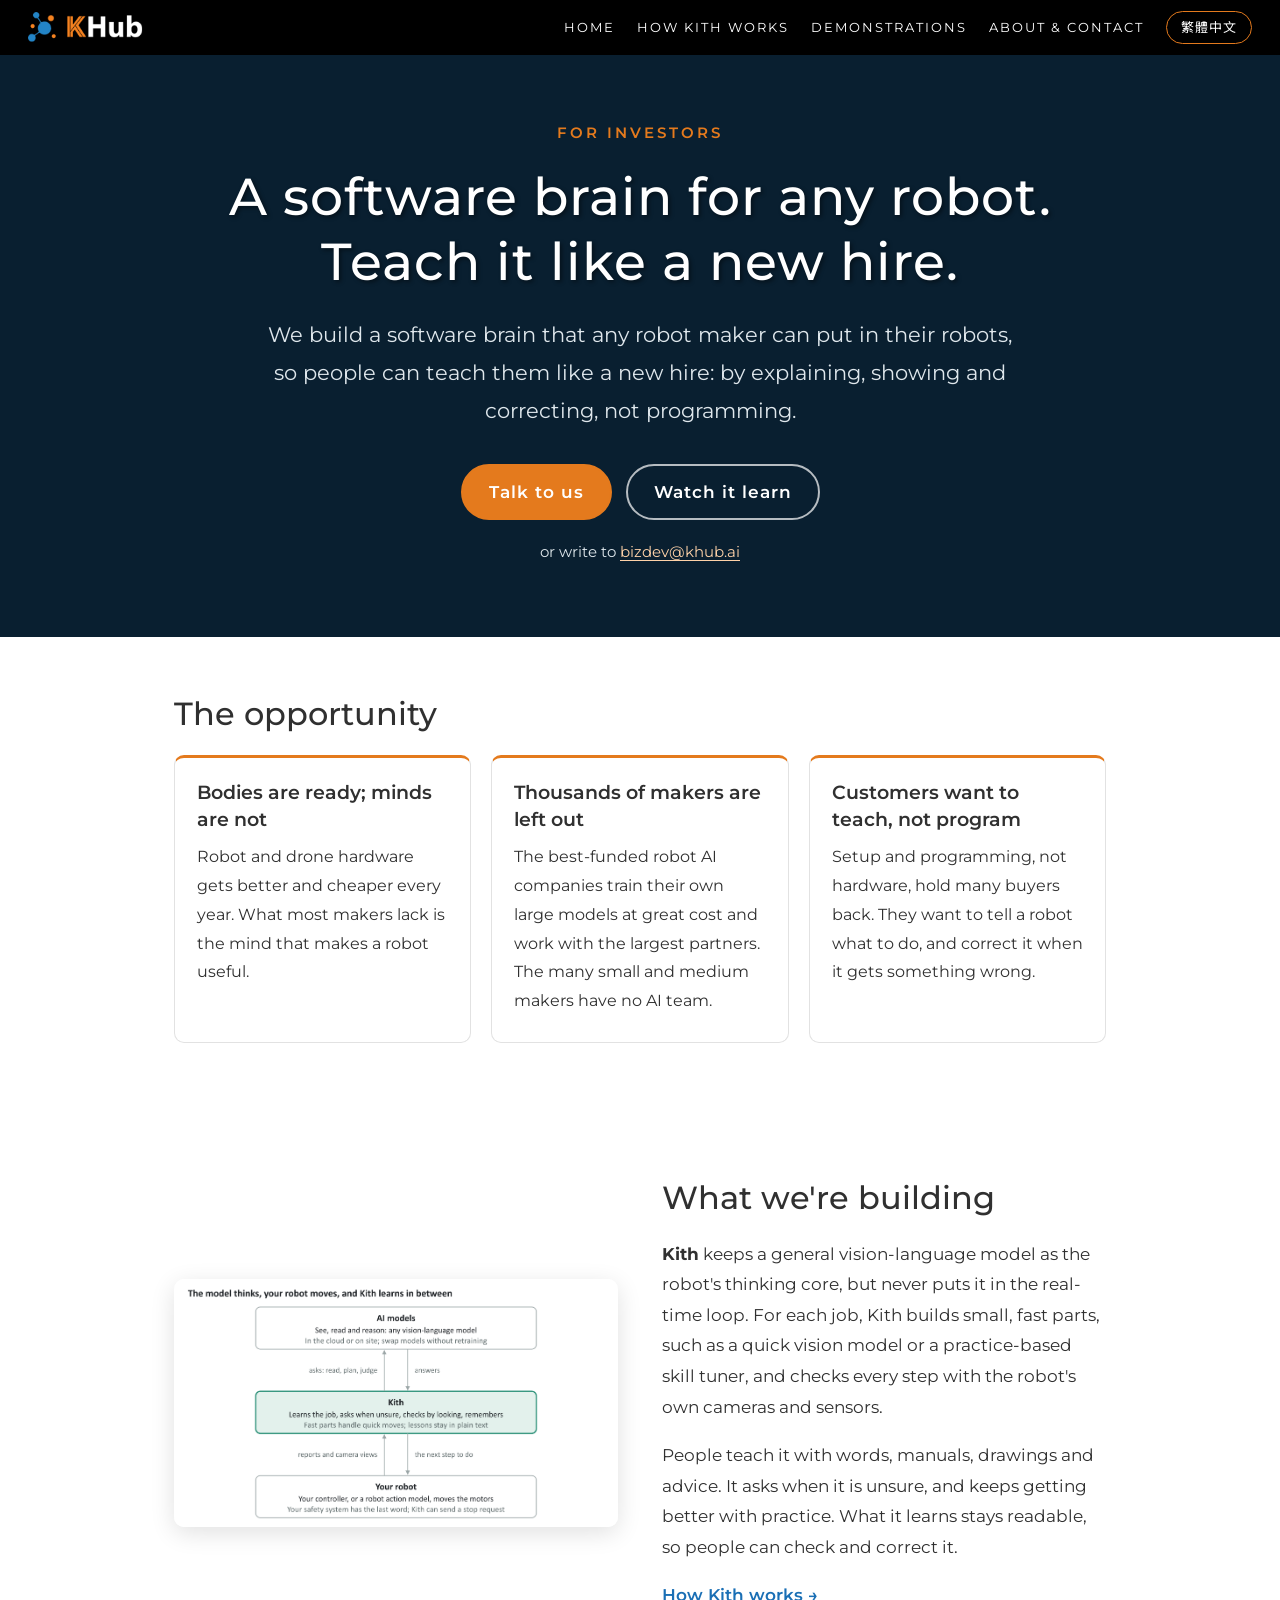
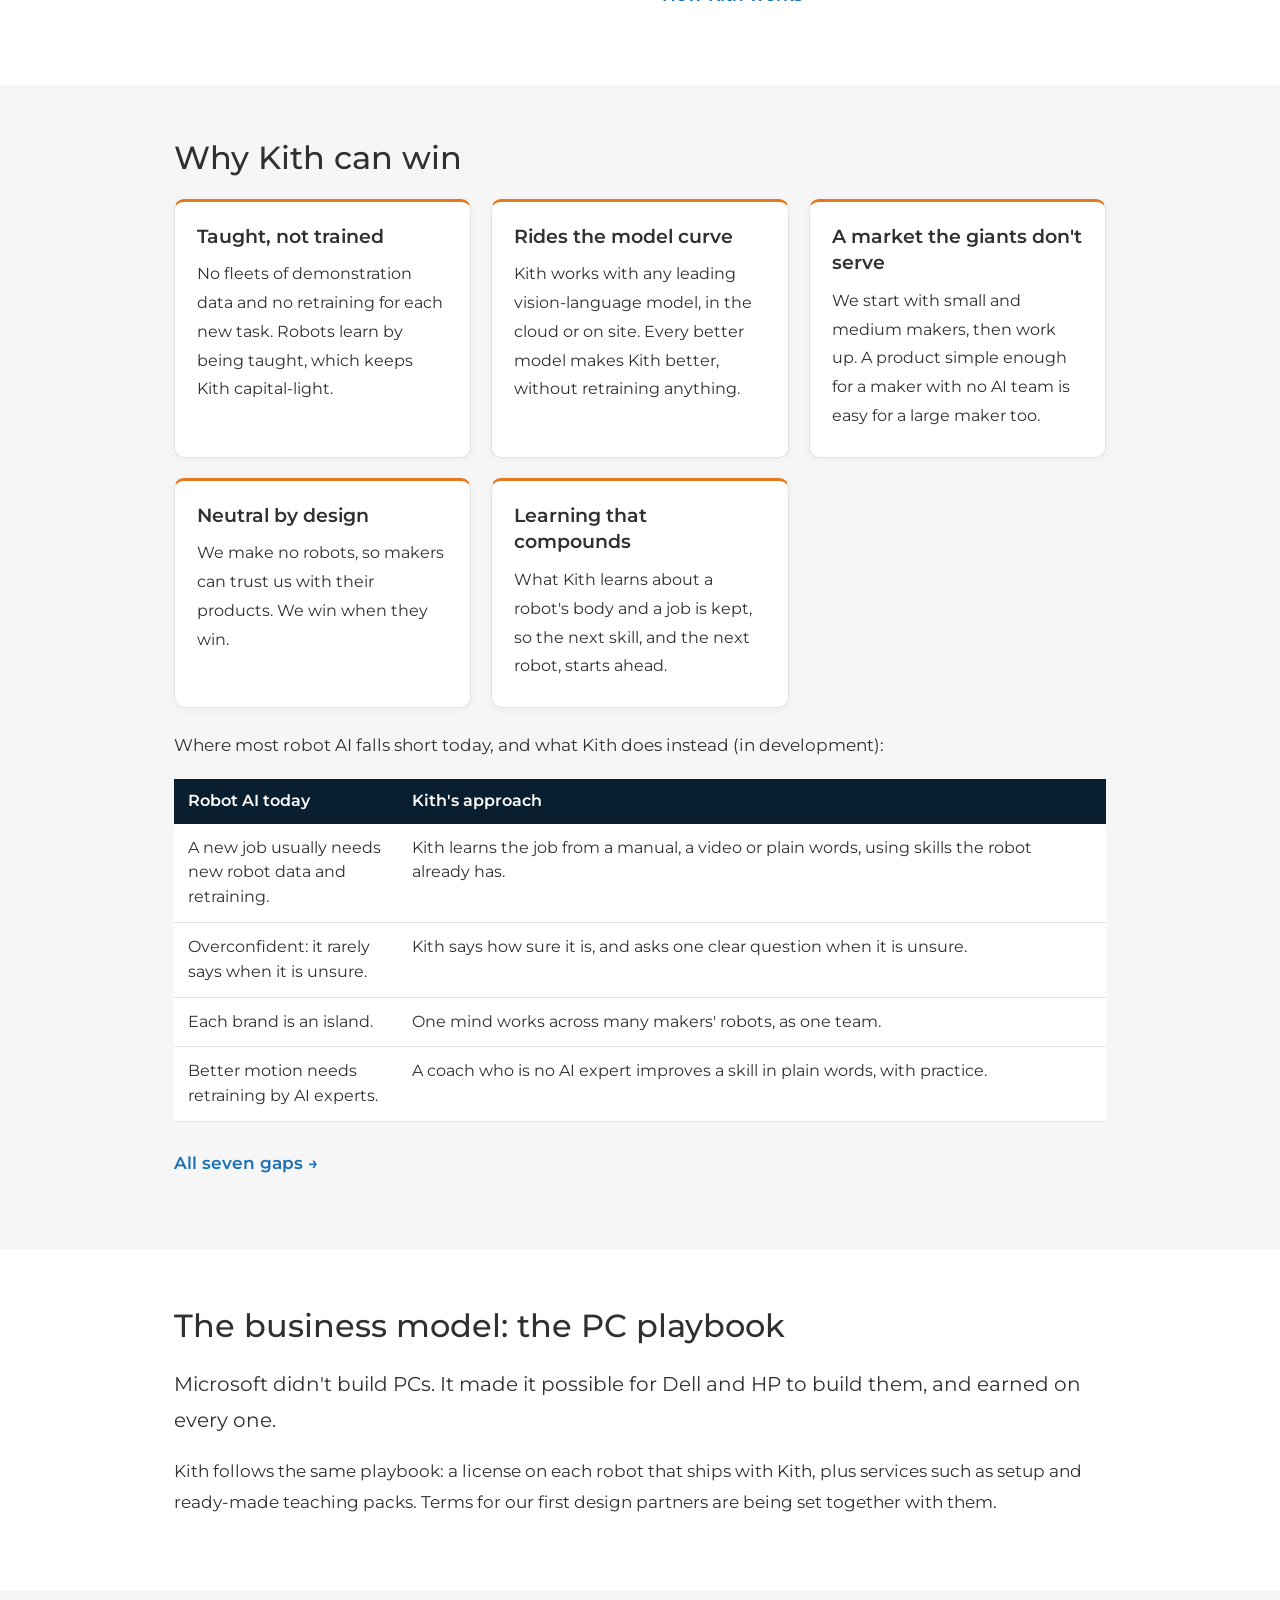
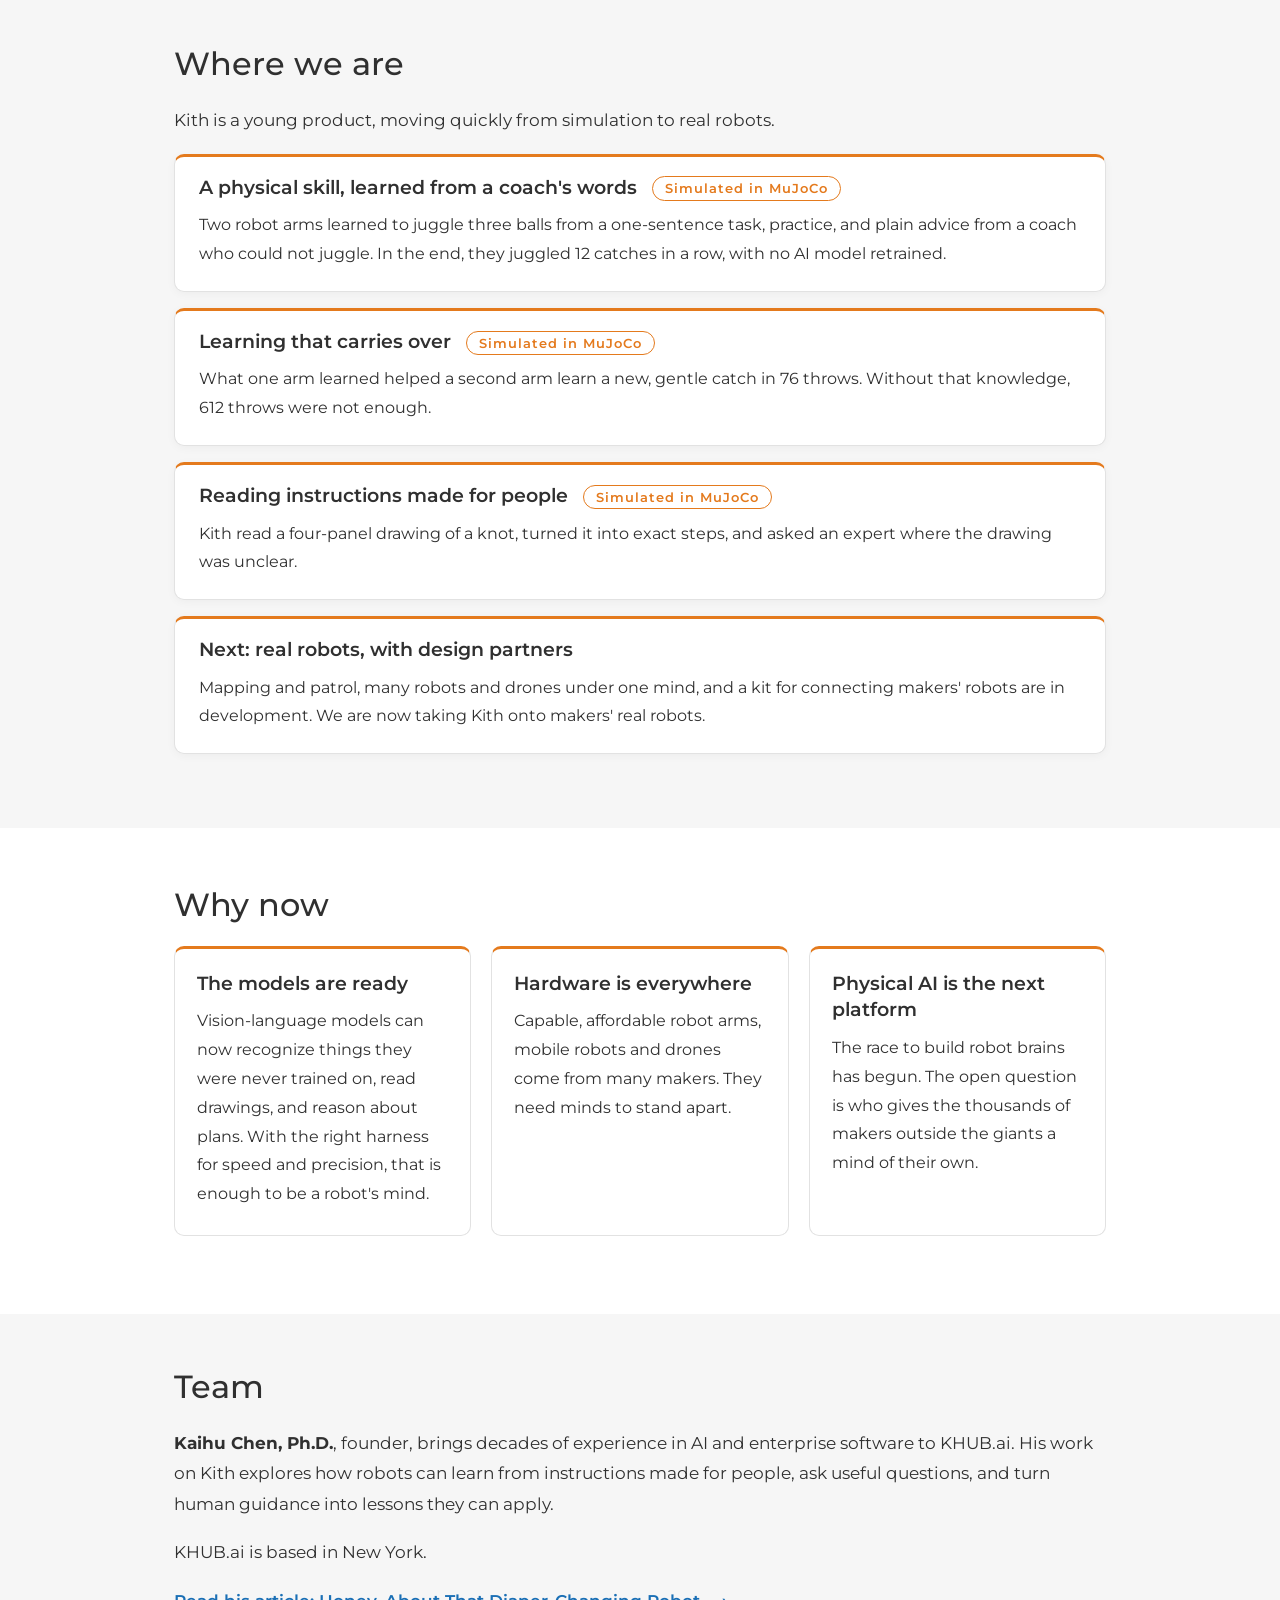
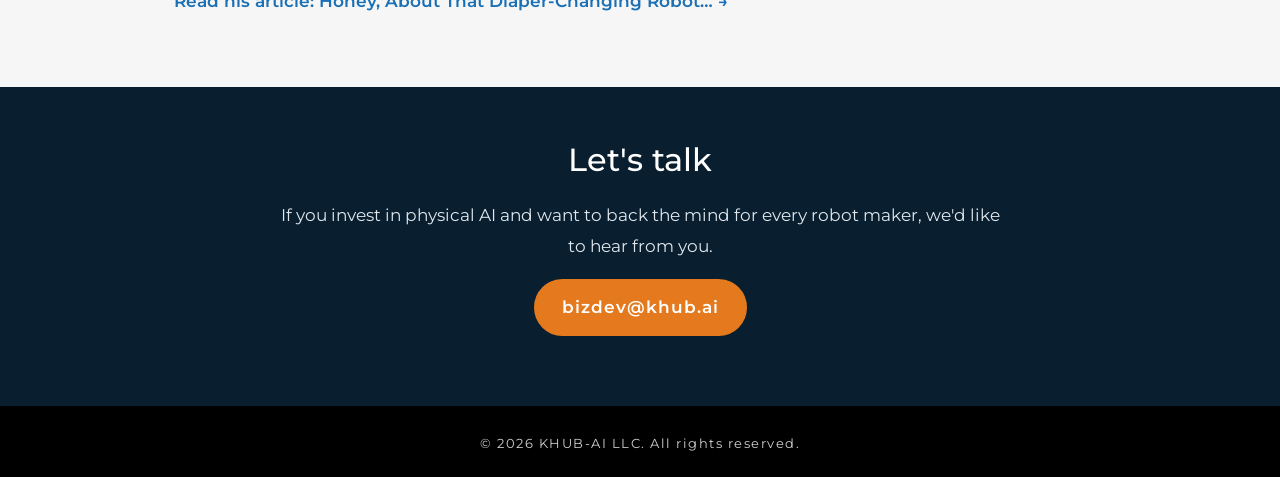
<file: investors.html>
<!doctype html>
<html lang="en">
<head>
<meta charset="utf-8">
<meta name="viewport" content="width=device-width, initial-scale=1">
<title>For investors | Kith by KHUB.ai</title>
<meta name="description" content="KHUB.ai builds Kith, a software brain that any robot maker can put in their robots, so people can teach them like a new hire.">
<meta name="robots" content="noindex, nofollow">
<link rel="alternate" hreflang="en" href="https://khub.ai/investors.html">
<link rel="alternate" hreflang="zh-Hant-TW" href="https://khub.ai/zh-tw/investors.html">
<link rel="icon" href="images/favicon.ico">
<link rel="preconnect" href="https://fonts.googleapis.com">
<link rel="preconnect" href="https://fonts.gstatic.com" crossorigin>
<link href="https://fonts.googleapis.com/css2?family=Montserrat:wght@400;500;600;700&amp;family=Noto+Sans+TC:wght@400;500;700&amp;display=swap" rel="stylesheet">
<link rel="stylesheet" href="styles.css">
</head>
<body class="lang-en">
<a class="skip" href="#main">Skip to content</a>
<header class="topbar">
  <a class="brand" href="index.html"><img src="images/logo_KH.png" alt="KHUB.ai" width="120" height="31"></a>
  <nav aria-label="Main"><a href="index.html">Home</a><a href="how-kith-works.html">How Kith works</a><a href="demonstrations.html">Demonstrations</a><a href="about.html">About &amp; contact</a><a class="lang" href="zh-tw/investors.html" hreflang="zh-Hant-TW" lang="zh-Hant-TW">繁體中文</a></nav>
</header>
<section class="hero">
  <p class="kicker">For investors</p>
  <h1>A software brain for any robot.<br>Teach it like a new hire.</h1>
  <p class="hero-sub">We build a software brain that any robot maker can put in their robots, so people can teach them like a new hire: by explaining, showing and correcting, not programming.</p>
  <p class="hero-actions"><a class="btn" href="mailto:bizdev@khub.ai">Talk to us</a><a class="btn btn-ghost" href="demonstrations.html">Watch it learn</a></p>
  <p class="hero-note">or write to <a href="mailto:bizdev@khub.ai">bizdev@khub.ai</a></p>
</section>
<main id="main">

<section class="wrap">
  <h2>The opportunity</h2>
  <div class="cards"><article class="card"><h3>Bodies are ready; minds are not</h3><p>Robot and drone hardware gets better and cheaper every year. What most makers lack is the mind that makes a robot useful.</p></article><article class="card"><h3>Thousands of makers are left out</h3><p>The best-funded robot AI companies train their own large models at great cost and work with the largest partners. The many small and medium makers have no AI team.</p></article><article class="card"><h3>Customers want to teach, not program</h3><p>Setup and programming, not hardware, hold many buyers back. They want to tell a robot what to do, and correct it when it gets something wrong.</p></article></div>
</section>

<section class="wrap split">
  <figure><img src="images/diagram-en.png" alt="Three layers: AI models think, Kith learns in the middle, your robot moves" width="2027" height="1131"></figure>
  <div>
    <h2>What we're building</h2>
    <p><strong>Kith</strong> keeps a general vision-language model as the robot's thinking core, but never puts it in the real-time loop. For each job, Kith builds small, fast parts, such as a quick vision model or a practice-based skill tuner, and checks every step with the robot's own cameras and sensors.</p>
    <p>People teach it with words, manuals, drawings and advice. It asks when it is unsure, and keeps getting better with practice. What it learns stays readable, so people can check and correct it.</p>
    <p><a class="more" href="how-kith-works.html">How Kith works</a></p>
  </div>
</section>

<section class="band"><div class="wrap">
  <h2>Why Kith can win</h2>
  <div class="cards"><article class="card"><h3>Taught, not trained</h3><p>No fleets of demonstration data and no retraining for each new task. Robots learn by being taught, which keeps Kith capital-light.</p></article><article class="card"><h3>Rides the model curve</h3><p>Kith works with any leading vision-language model, in the cloud or on site. Every better model makes Kith better, without retraining anything.</p></article><article class="card"><h3>A market the giants don't serve</h3><p>We start with small and medium makers, then work up. A product simple enough for a maker with no AI team is easy for a large maker too.</p></article><article class="card"><h3>Neutral by design</h3><p>We make no robots, so makers can trust us with their products. We win when they win.</p></article><article class="card"><h3>Learning that compounds</h3><p>What Kith learns about a robot's body and a job is kept, so the next skill, and the next robot, starts ahead.</p></article></div>
  <p>Where most robot AI falls short today, and what Kith does instead (in development):</p>
  <div class="table-wrap"><table><thead><tr><th scope="col">Robot AI today</th><th scope="col">Kith's approach</th></tr></thead><tbody><tr><td>A new job usually needs new robot data and retraining.</td><td>Kith learns the job from a manual, a video or plain words, using skills the robot already has.</td></tr><tr><td>Overconfident: it rarely says when it is unsure.</td><td>Kith says how sure it is, and asks one clear question when it is unsure.</td></tr><tr><td>Each brand is an island.</td><td>One mind works across many makers' robots, as one team.</td></tr><tr><td>Better motion needs retraining by AI experts.</td><td>A coach who is no AI expert improves a skill in plain words, with practice.</td></tr></tbody></table></div>
  <p><a class="more" href="how-kith-works.html#different">All seven gaps</a></p>
</div></section>

<section class="wrap">
  <h2>The business model: the PC playbook</h2>
  <p class="lead">Microsoft didn't build PCs. It made it possible for Dell and HP to build them, and earned on every one.</p>
  <p>Kith follows the same playbook: a license on each robot that ships with Kith, plus services such as setup and ready-made teaching packs. Terms for our first design partners are being set together with them.</p>
</section>

<section class="band"><div class="wrap">
  <h2>Where we are</h2>
  <p>Kith is a young product, moving quickly from simulation to real robots.</p>
  <div class="cards list"><article class="card"><h3>A physical skill, learned from a coach's words <span class="tag">Simulated in MuJoCo</span></h3><p>Two robot arms learned to juggle three balls from a one-sentence task, practice, and plain advice from a coach who could not juggle. In the end, they juggled 12 catches in a row, with no AI model retrained.</p></article><article class="card"><h3>Learning that carries over <span class="tag">Simulated in MuJoCo</span></h3><p>What one arm learned helped a second arm learn a new, gentle catch in 76 throws. Without that knowledge, 612 throws were not enough.</p></article><article class="card"><h3>Reading instructions made for people <span class="tag">Simulated in MuJoCo</span></h3><p>Kith read a four-panel drawing of a knot, turned it into exact steps, and asked an expert where the drawing was unclear.</p></article><article class="card"><h3>Next: real robots, with design partners</h3><p>Mapping and patrol, many robots and drones under one mind, and a kit for connecting makers' robots are in development. We are now taking Kith onto makers' real robots.</p></article></div>
</div></section>

<section class="wrap">
  <h2>Why now</h2>
  <div class="cards"><article class="card"><h3>The models are ready</h3><p>Vision-language models can now recognize things they were never trained on, read drawings, and reason about plans. With the right harness for speed and precision, that is enough to be a robot's mind.</p></article><article class="card"><h3>Hardware is everywhere</h3><p>Capable, affordable robot arms, mobile robots and drones come from many makers. They need minds to stand apart.</p></article><article class="card"><h3>Physical AI is the next platform</h3><p>The race to build robot brains has begun. The open question is who gives the thousands of makers outside the giants a mind of their own.</p></article></div>
</section>

<section class="band"><div class="wrap">
  <h2>Team</h2>
  <p><strong>Kaihu Chen, Ph.D.</strong>, founder, brings decades of experience in AI and enterprise software to KHUB.ai. His work on Kith explores how robots can learn from instructions made for people, ask useful questions, and turn human guidance into lessons they can apply.</p>
  <p>KHUB.ai is based in New York.</p>
  <p><a class="more" href="https://www.linkedin.com/pulse/honey-diaper-changing-robot-kaihu-chen-lwofc/">Read his article: Honey, About That Diaper-Changing Robot&hellip;</a></p>
</div></section>
<section class="band cta"><div class="wrap"><h2>Let's talk</h2><p>If you invest in physical AI and want to back the mind for every robot maker, we'd like to hear from you.</p><p><a class="btn" href="mailto:bizdev@khub.ai">bizdev@khub.ai</a></p></div></section>
</main>
<footer class="site-footer">
  <p>© 2026 KHUB-AI LLC. All rights reserved.</p>
</footer>
<!-- Cloudflare Web Analytics --><script type='module' src='https://static.cloudflareinsights.com/beacon.min.js' data-cf-beacon='{"token": "db9ff15c4d4c4915a1eea8b74ed29f83"}'></script><!-- End Cloudflare Web Analytics -->
</body>
</html>
</file>
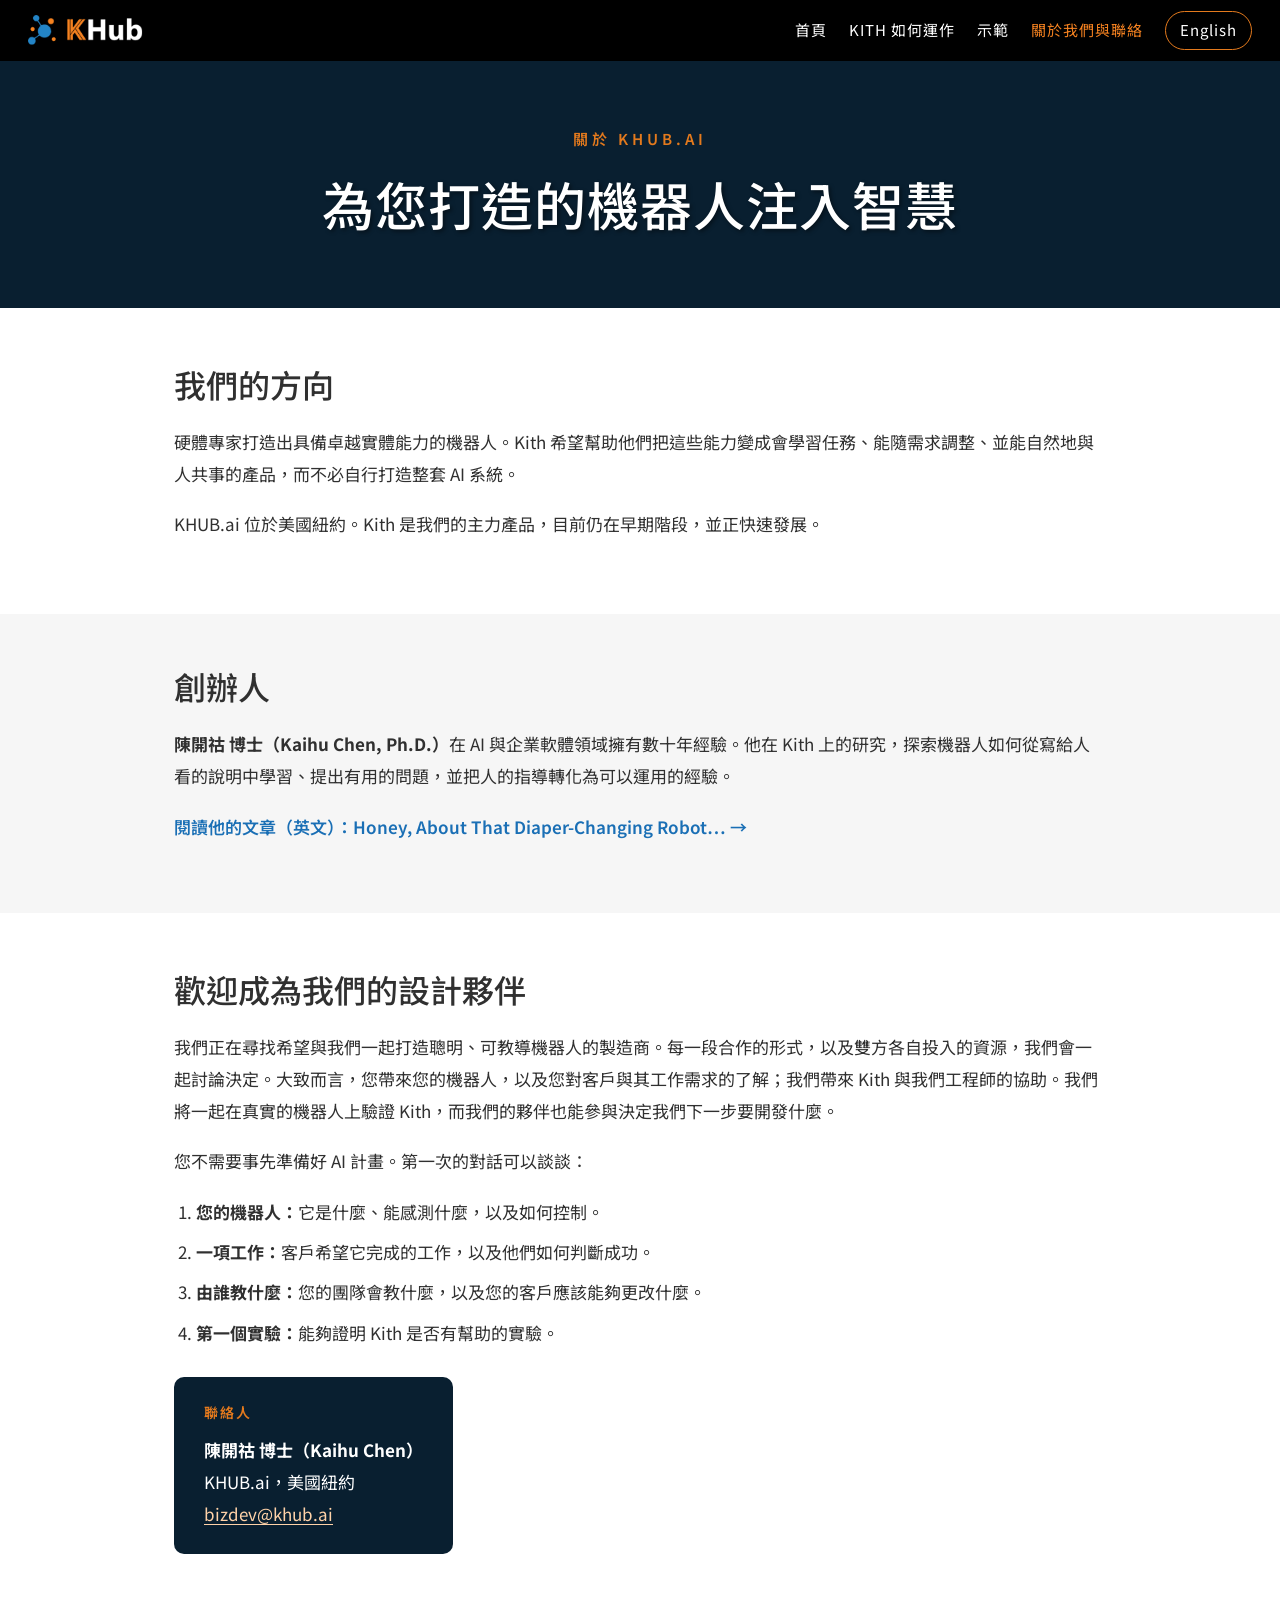
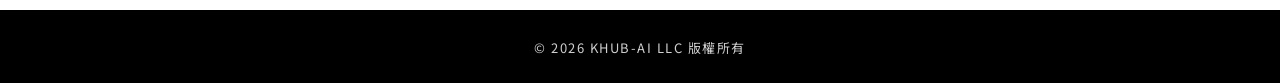
<file: zh-tw/about.html>
<!doctype html>
<html lang="zh-Hant-TW">
<head>
<meta charset="utf-8">
<meta name="viewport" content="width=device-width, initial-scale=1">
<title>關於我們與聯絡 | Kith by KHUB.ai</title>
<meta name="description" content="KHUB.ai 位於美國紐約，開發可以教導的機器人與無人機大腦 Kith，誠摯邀請機器人與無人機製造商成為設計夥伴。">
<link rel="alternate" hreflang="en" href="https://khub.ai/about.html">
<link rel="alternate" hreflang="zh-Hant-TW" href="https://khub.ai/zh-tw/about.html">
<link rel="icon" href="../images/favicon.ico">
<link rel="preconnect" href="https://fonts.googleapis.com">
<link rel="preconnect" href="https://fonts.gstatic.com" crossorigin>
<link href="https://fonts.googleapis.com/css2?family=Montserrat:wght@400;500;600;700&amp;family=Noto+Sans+TC:wght@400;500;700&amp;display=swap" rel="stylesheet">
<link rel="stylesheet" href="../styles.css">
</head>
<body class="lang-zh">
<a class="skip" href="#main">跳至主要內容</a>
<header class="topbar">
  <a class="brand" href="index.html"><img src="../images/logo_KH.png" alt="KHUB.ai" width="120" height="31"></a>
  <nav aria-label="Main"><a href="index.html">首頁</a><a href="how-kith-works.html">Kith 如何運作</a><a href="demonstrations.html">示範</a><a href="about.html" aria-current="page">關於我們與聯絡</a><a class="lang" href="../about.html" hreflang="en" lang="en">English</a></nav>
</header>
<section class="hero">
  <p class="kicker">關於 KHUB.ai</p>
  <h1>為您打造的機器人注入智慧</h1>
  
  
</section>
<main id="main">

<section class="wrap">
  <h2>我們的方向</h2>
  <p>硬體專家打造出具備卓越實體能力的機器人。Kith 希望幫助他們把這些能力變成會學習任務、能隨需求調整、並能自然地與人共事的產品，而不必自行打造整套 AI 系統。</p>
  <p>KHUB.ai 位於美國紐約。Kith 是我們的主力產品，目前仍在早期階段，並正快速發展。</p>
</section>

<section class="band"><div class="wrap">
  <h2>創辦人</h2>
  <p><strong>陳開祜 博士（Kaihu Chen, Ph.D.）</strong>在 AI 與企業軟體領域擁有數十年經驗。他在 Kith 上的研究，探索機器人如何從寫給人看的說明中學習、提出有用的問題，並把人的指導轉化為可以運用的經驗。</p>
  <p><a class="more" href="https://www.linkedin.com/pulse/honey-diaper-changing-robot-kaihu-chen-lwofc/" lang="en">閱讀他的文章（英文）：Honey, About That Diaper-Changing Robot&hellip;</a></p>
</div></section>

<section class="wrap" id="contact">
  <h2>歡迎成為我們的設計夥伴</h2>
  <p>我們正在尋找希望與我們一起打造聰明、可教導機器人的製造商。每一段合作的形式，以及雙方各自投入的資源，我們會一起討論決定。大致而言，您帶來您的機器人，以及您對客戶與其工作需求的了解；我們帶來 Kith 與我們工程師的協助。我們將一起在真實的機器人上驗證 Kith，而我們的夥伴也能參與決定我們下一步要開發什麼。</p>
  <p>您不需要事先準備好 AI 計畫。第一次的對話可以談談：</p>
  <ol class="steps">
    <li><strong>您的機器人：</strong>它是什麼、能感測什麼，以及如何控制。</li>
    <li><strong>一項工作：</strong>客戶希望它完成的工作，以及他們如何判斷成功。</li>
    <li><strong>由誰教什麼：</strong>您的團隊會教什麼，以及您的客戶應該能夠更改什麼。</li>
    <li><strong>第一個實驗：</strong>能夠證明 Kith 是否有幫助的實驗。</li>
  </ol>
  <div class="contact-card">
    <p class="kicker-dark">聯絡人</p>
    <p><strong>陳開祜 博士（Kaihu Chen）</strong><br>KHUB.ai，美國紐約<br><a href="mailto:bizdev@khub.ai">bizdev@khub.ai</a></p>
  </div>
</section>

</main>
<footer class="site-footer">
  <p>© 2026 KHUB-AI LLC 版權所有</p>
</footer>
<!-- Cloudflare Web Analytics --><script type='module' src='https://static.cloudflareinsights.com/beacon.min.js' data-cf-beacon='{"token": "db9ff15c4d4c4915a1eea8b74ed29f83"}'></script><!-- End Cloudflare Web Analytics -->
</body>
</html>
</file>
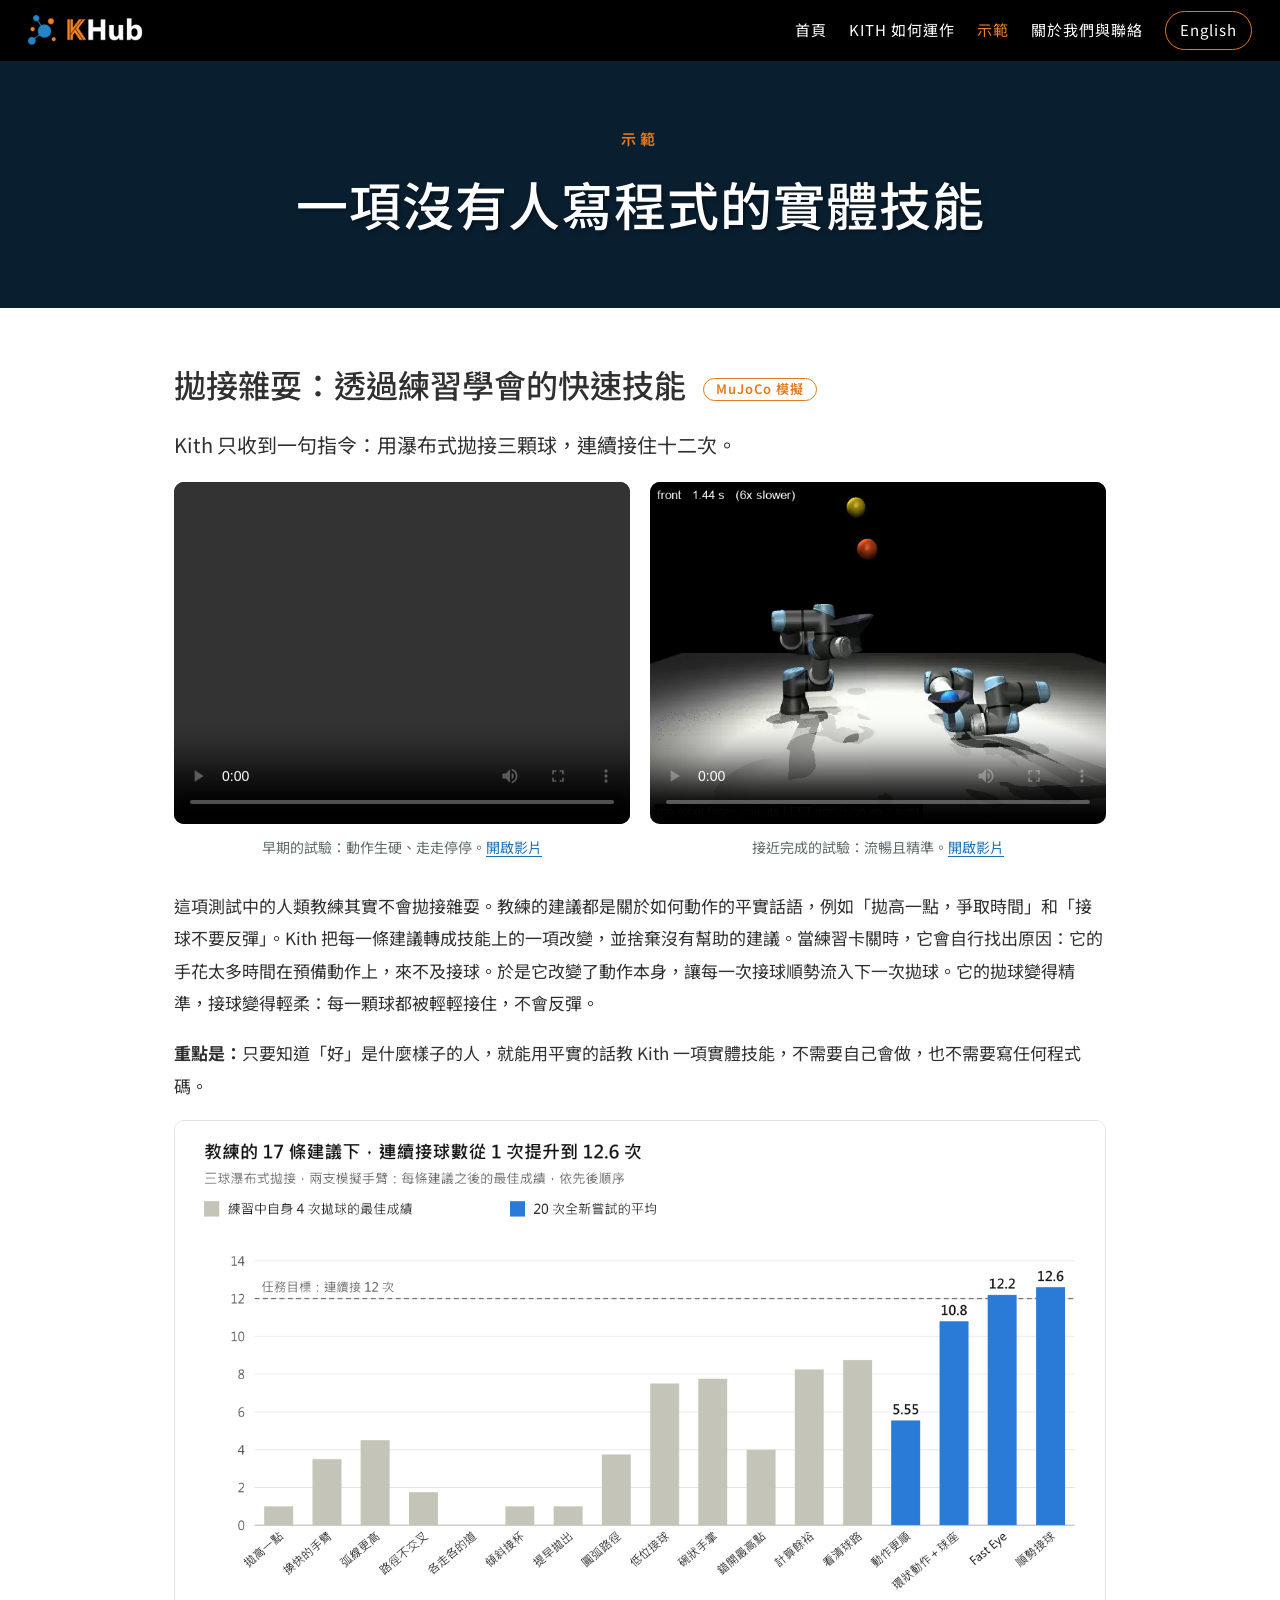
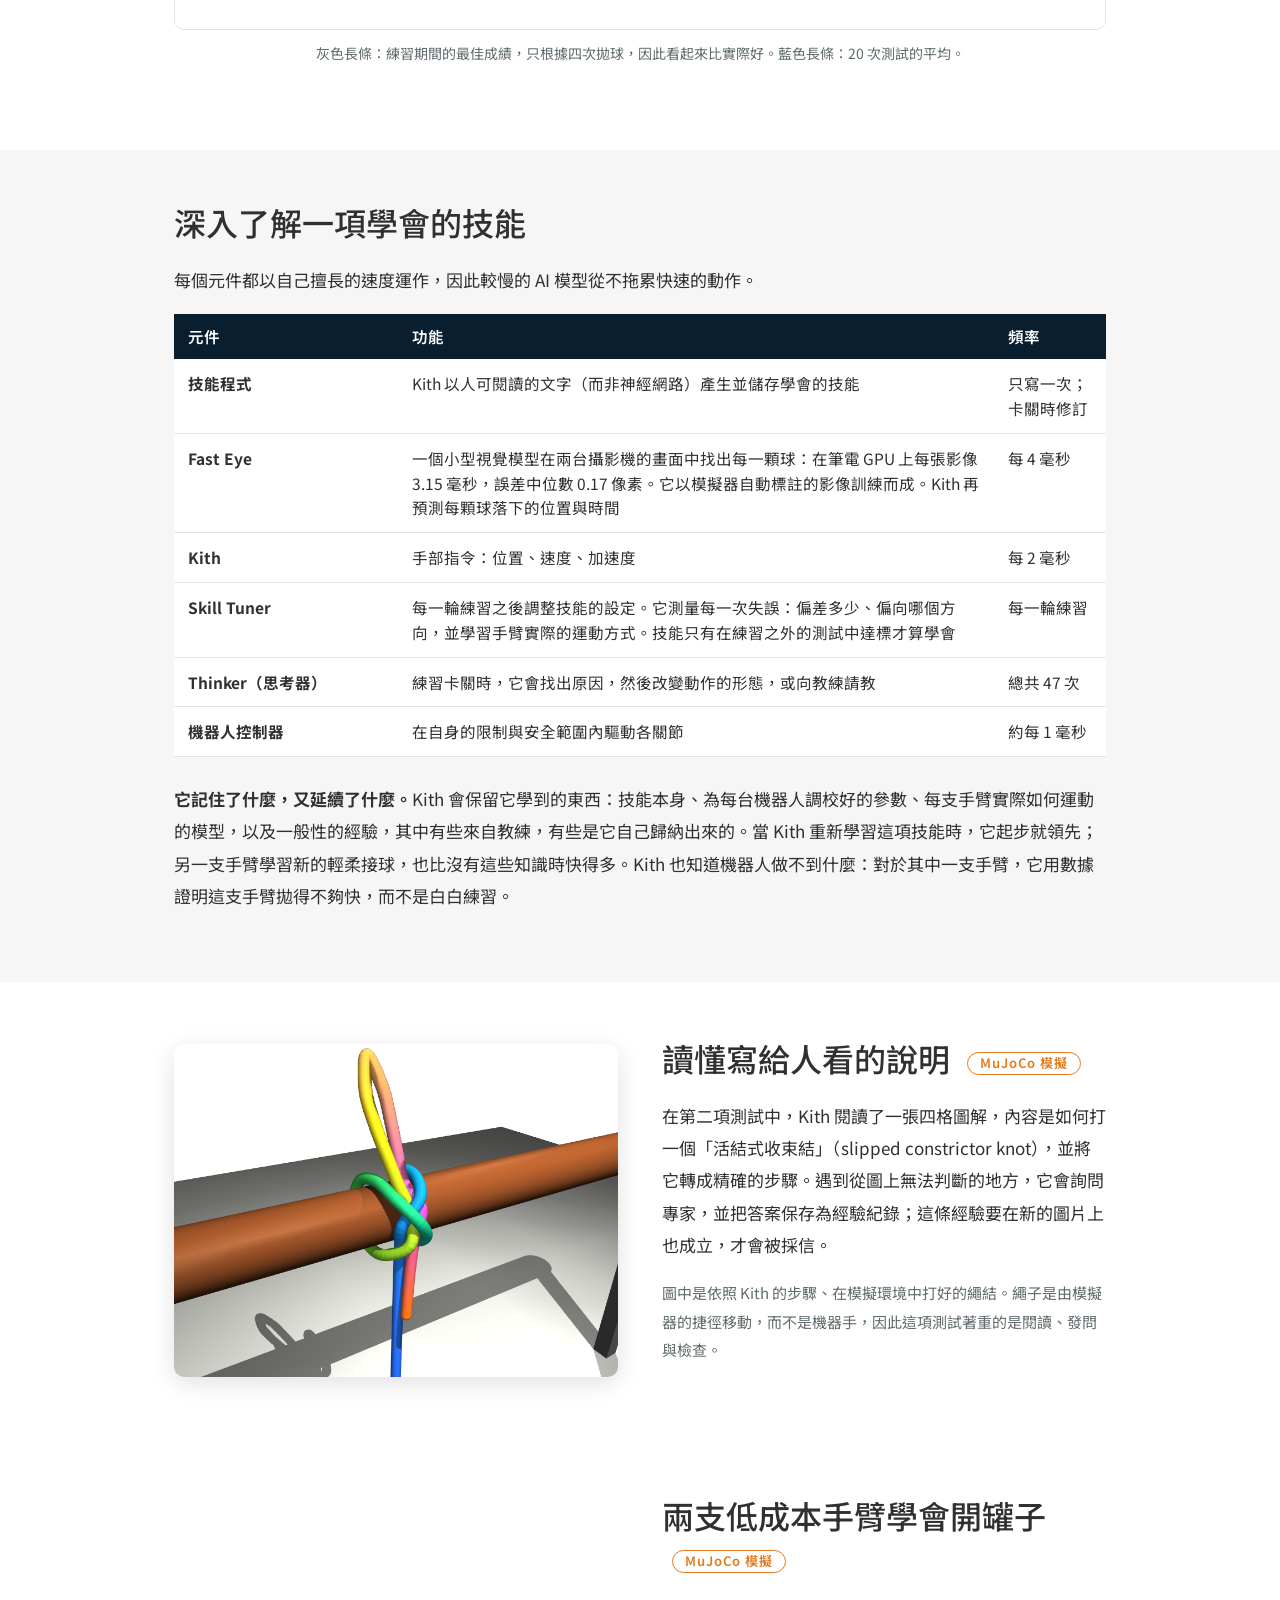
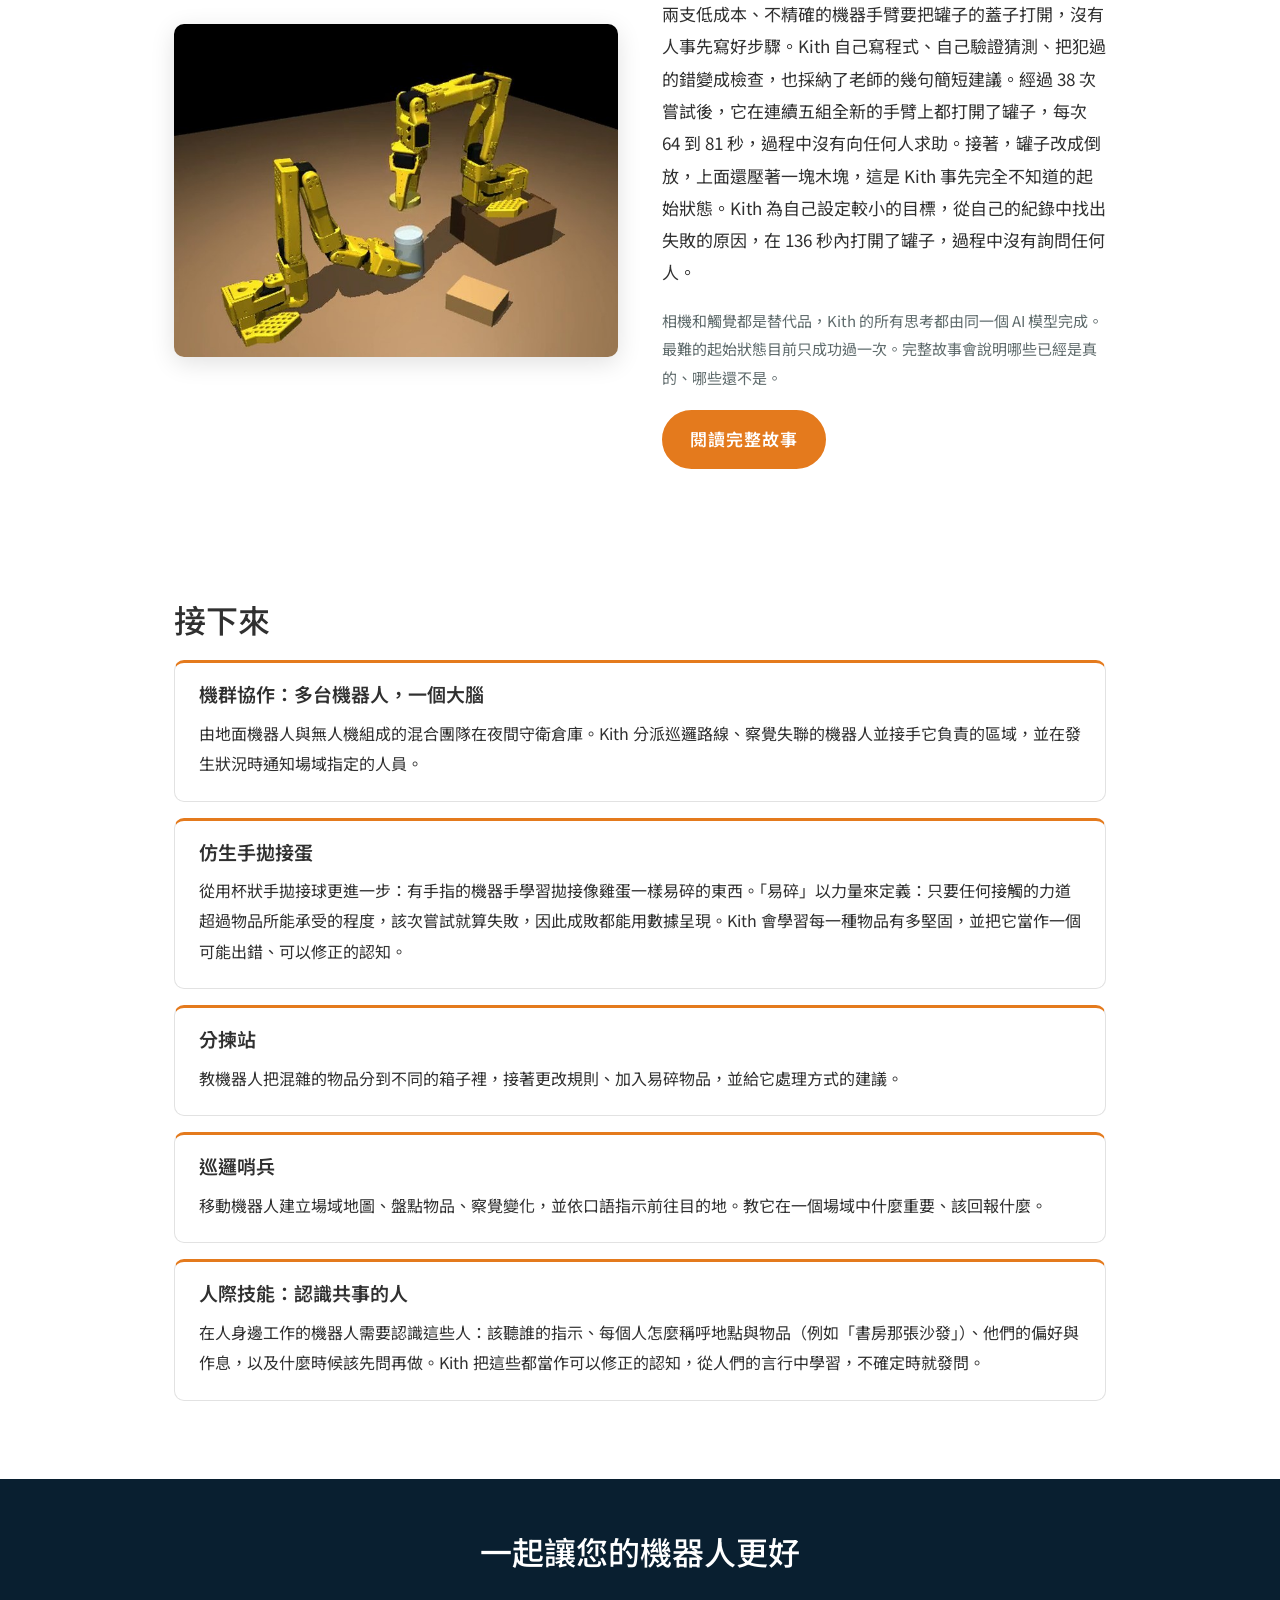
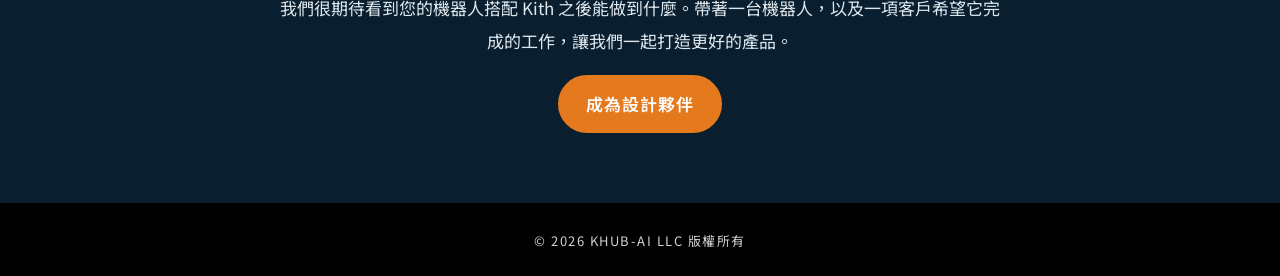
<file: zh-tw/demonstrations.html>
<!doctype html>
<html lang="zh-Hant-TW">
<head>
<meta charset="utf-8">
<meta name="viewport" content="width=device-width, initial-scale=1">
<title>示範 | Kith by KHUB.ai</title>
<meta name="description" content="觀看兩支模擬機器手臂如何靠平實的建議與練習學會拋接，過程中沒有微調任何 AI 模型，並了解 Kith 從中保留了什麼。">
<link rel="alternate" hreflang="en" href="https://khub.ai/demonstrations.html">
<link rel="alternate" hreflang="zh-Hant-TW" href="https://khub.ai/zh-tw/demonstrations.html">
<link rel="icon" href="../images/favicon.ico">
<link rel="preconnect" href="https://fonts.googleapis.com">
<link rel="preconnect" href="https://fonts.gstatic.com" crossorigin>
<link href="https://fonts.googleapis.com/css2?family=Montserrat:wght@400;500;600;700&amp;family=Noto+Sans+TC:wght@400;500;700&amp;display=swap" rel="stylesheet">
<link rel="stylesheet" href="../styles.css">
</head>
<body class="lang-zh">
<a class="skip" href="#main">跳至主要內容</a>
<header class="topbar">
  <a class="brand" href="index.html"><img src="../images/logo_KH.png" alt="KHUB.ai" width="120" height="31"></a>
  <nav aria-label="Main"><a href="index.html">首頁</a><a href="how-kith-works.html">Kith 如何運作</a><a href="demonstrations.html" aria-current="page">示範</a><a href="about.html">關於我們與聯絡</a><a class="lang" href="../demonstrations.html" hreflang="en" lang="en">English</a></nav>
</header>
<section class="hero">
  <p class="kicker">示範</p>
  <h1>一項沒有人寫程式的實體技能</h1>
  
  
</section>
<main id="main">

<section class="wrap">
  <h2>拋接雜耍：透過練習學會的快速技能 <span class="tag">MuJoCo 模擬</span></h2>
  <p class="lead">Kith 只收到一句指令：用瀑布式拋接三顆球，連續接住十二次。</p>
  <div class="videos">
    <figure><video controls preload="metadata" playsinline><source src="https://kaihuchen.github.io/articles/KithIntro/cascade-early-throws.mp4" type="video/mp4"></video>
      <figcaption>早期的試驗：動作生硬、走走停停。<a href="https://kaihuchen.github.io/articles/KithIntro/cascade-early-throws.mp4">開啟影片</a></figcaption></figure>
    <figure><video controls preload="metadata" playsinline poster="../images/juggling.png"><source src="https://kaihuchen.github.io/articles/KithIntro/cascade-fast-eye-t53.webm" type="video/webm"></video>
      <figcaption>接近完成的試驗：流暢且精準。<a href="https://kaihuchen.github.io/articles/KithIntro/cascade-fast-eye-t53.webm">開啟影片</a></figcaption></figure>
  </div>
  <p>這項測試中的人類教練其實不會拋接雜耍。教練的建議都是關於如何動作的平實話語，例如「拋高一點，爭取時間」和「接球不要反彈」。Kith 把每一條建議轉成技能上的一項改變，並捨棄沒有幫助的建議。當練習卡關時，它會自行找出原因：它的手花太多時間在預備動作上，來不及接球。於是它改變了動作本身，讓每一次接球順勢流入下一次拋球。它的拋球變得精準，接球變得輕柔：每一顆球都被輕輕接住，不會反彈。</p>
  <p><strong>重點是：</strong>只要知道「好」是什麼樣子的人，就能用平實的話教 Kith 一項實體技能，不需要自己會做，也不需要寫任何程式碼。</p>
  <figure class="wide"><img src="../images/chart-zh.png" alt="長條圖：教練的 17 條建議下，連續接球數從 1 次提升到 12.6 次" width="1344" height="734">
    <figcaption>灰色長條：練習期間的最佳成績，只根據四次拋球，因此看起來比實際好。藍色長條：20 次測試的平均。</figcaption></figure>
</section>

<section class="band"><div class="wrap">
  <h2>深入了解一項學會的技能</h2>
  <p>每個元件都以自己擅長的速度運作，因此較慢的 AI 模型從不拖累快速的動作。</p>
  <div class="table-wrap"><table><thead><tr><th scope="col">元件</th><th scope="col">功能</th><th scope="col">頻率</th></tr></thead><tbody><tr><td><strong>技能程式</strong></td><td>Kith 以人可閱讀的文字（而非神經網路）產生並儲存學會的技能</td><td>只寫一次；卡關時修訂</td></tr><tr><td><strong>Fast Eye</strong></td><td>一個小型視覺模型在兩台攝影機的畫面中找出每一顆球：在筆電 GPU 上每張影像 3.15 毫秒，誤差中位數 0.17 像素。它以模擬器自動標註的影像訓練而成。Kith 再預測每顆球落下的位置與時間</td><td>每 4 毫秒</td></tr><tr><td><strong>Kith</strong></td><td>手部指令：位置、速度、加速度</td><td>每 2 毫秒</td></tr><tr><td><strong>Skill Tuner</strong></td><td>每一輪練習之後調整技能的設定。它測量每一次失誤：偏差多少、偏向哪個方向，並學習手臂實際的運動方式。技能只有在練習之外的測試中達標才算學會</td><td>每一輪練習</td></tr><tr><td><strong>Thinker（思考器）</strong></td><td>練習卡關時，它會找出原因，然後改變動作的形態，或向教練請教</td><td>總共 47 次</td></tr><tr><td><strong>機器人控制器</strong></td><td>在自身的限制與安全範圍內驅動各關節</td><td>約每 1 毫秒</td></tr></tbody></table></div>
  <p><strong>它記住了什麼，又延續了什麼。</strong>Kith 會保留它學到的東西：技能本身、為每台機器人調校好的參數、每支手臂實際如何運動的模型，以及一般性的經驗，其中有些來自教練，有些是它自己歸納出來的。當 Kith 重新學習這項技能時，它起步就領先；另一支手臂學習新的輕柔接球，也比沒有這些知識時快得多。Kith 也知道機器人做不到什麼：對於其中一支手臂，它用數據證明這支手臂拋得不夠快，而不是白白練習。</p>
</div></section>

<section class="wrap split">
  <figure><img src="../images/knot-simulation.png" alt="在模擬環境中繞著橫桿打好的繩結" width="1600" height="1200"></figure>
  <div>
    <h2>讀懂寫給人看的說明 <span class="tag">MuJoCo 模擬</span></h2>
    <p>在第二項測試中，Kith 閱讀了一張四格圖解，內容是如何打一個「活結式收束結」（slipped constrictor knot），並將它轉成精確的步驟。遇到從圖上無法判斷的地方，它會詢問專家，並把答案保存為經驗紀錄；這條經驗要在新的圖片上也成立，才會被採信。</p>
    <p class="muted">圖中是依照 Kith 的步驟、在模擬環境中打好的繩結。繩子是由模擬器的捷徑移動，而不是機器手，因此這項測試著重的是閱讀、發問與檢查。</p>
  </div>
</section>

<section class="wrap split">
  <figure><a href="../highlights/jar/"><img src="../highlights/jar/media/card.jpg" alt="兩支黃色機器手臂：一支握住小罐子，另一支已把蓋子提起。" width="690" height="518"></a></figure>
  <div>
    <h2>兩支低成本手臂學會開罐子 <span class="tag">MuJoCo 模擬</span></h2>
    <p>兩支低成本、不精確的機器手臂要把罐子的蓋子打開，沒有人事先寫好步驟。Kith 自己寫程式、自己驗證猜測、把犯過的錯變成檢查，也採納了老師的幾句簡短建議。經過 38 次嘗試後，它在連續五組全新的手臂上都打開了罐子，每次 64 到 81 秒，過程中沒有向任何人求助。接著，罐子改成倒放，上面還壓著一塊木塊，這是 Kith 事先完全不知道的起始狀態。Kith 為自己設定較小的目標，從自己的紀錄中找出失敗的原因，在 136 秒內打開了罐子，過程中沒有詢問任何人。</p>
    <p class="muted">相機和觸覺都是替代品，Kith 的所有思考都由同一個 AI 模型完成。最難的起始狀態目前只成功過一次。完整故事會說明哪些已經是真的、哪些還不是。</p>
    <p><a class="btn" href="highlights/jar/">閱讀完整故事</a></p>
  </div>
</section>

<section class="wrap">
  <h2>接下來</h2>
  <div class="cards list"><article class="card"><h3>機群協作：多台機器人，一個大腦</h3><p>由地面機器人與無人機組成的混合團隊在夜間守衛倉庫。Kith 分派巡邏路線、察覺失聯的機器人並接手它負責的區域，並在發生狀況時通知場域指定的人員。</p></article><article class="card"><h3>仿生手拋接蛋</h3><p>從用杯狀手拋接球更進一步：有手指的機器手學習拋接像雞蛋一樣易碎的東西。「易碎」以力量來定義：只要任何接觸的力道超過物品所能承受的程度，該次嘗試就算失敗，因此成敗都能用數據呈現。Kith 會學習每一種物品有多堅固，並把它當作一個可能出錯、可以修正的認知。</p></article><article class="card"><h3>分揀站</h3><p>教機器人把混雜的物品分到不同的箱子裡，接著更改規則、加入易碎物品，並給它處理方式的建議。</p></article><article class="card"><h3>巡邏哨兵</h3><p>移動機器人建立場域地圖、盤點物品、察覺變化，並依口語指示前往目的地。教它在一個場域中什麼重要、該回報什麼。</p></article><article class="card"><h3>人際技能：認識共事的人</h3><p>在人身邊工作的機器人需要認識這些人：該聽誰的指示、每個人怎麼稱呼地點與物品（例如「書房那張沙發」）、他們的偏好與作息，以及什麼時候該先問再做。Kith 把這些都當作可以修正的認知，從人們的言行中學習，不確定時就發問。</p></article></div>
</section>
<section class="band cta"><div class="wrap"><h2>一起讓您的機器人更好</h2><p>我們很期待看到您的機器人搭配 Kith 之後能做到什麼。帶著一台機器人，以及一項客戶希望它完成的工作，讓我們一起打造更好的產品。</p><p><a class="btn" href="about.html#contact">成為設計夥伴</a></p></div></section>
</main>
<footer class="site-footer">
  <p>© 2026 KHUB-AI LLC 版權所有</p>
</footer>
<!-- Cloudflare Web Analytics --><script type='module' src='https://static.cloudflareinsights.com/beacon.min.js' data-cf-beacon='{"token": "db9ff15c4d4c4915a1eea8b74ed29f83"}'></script><!-- End Cloudflare Web Analytics -->
</body>
</html>
</file>
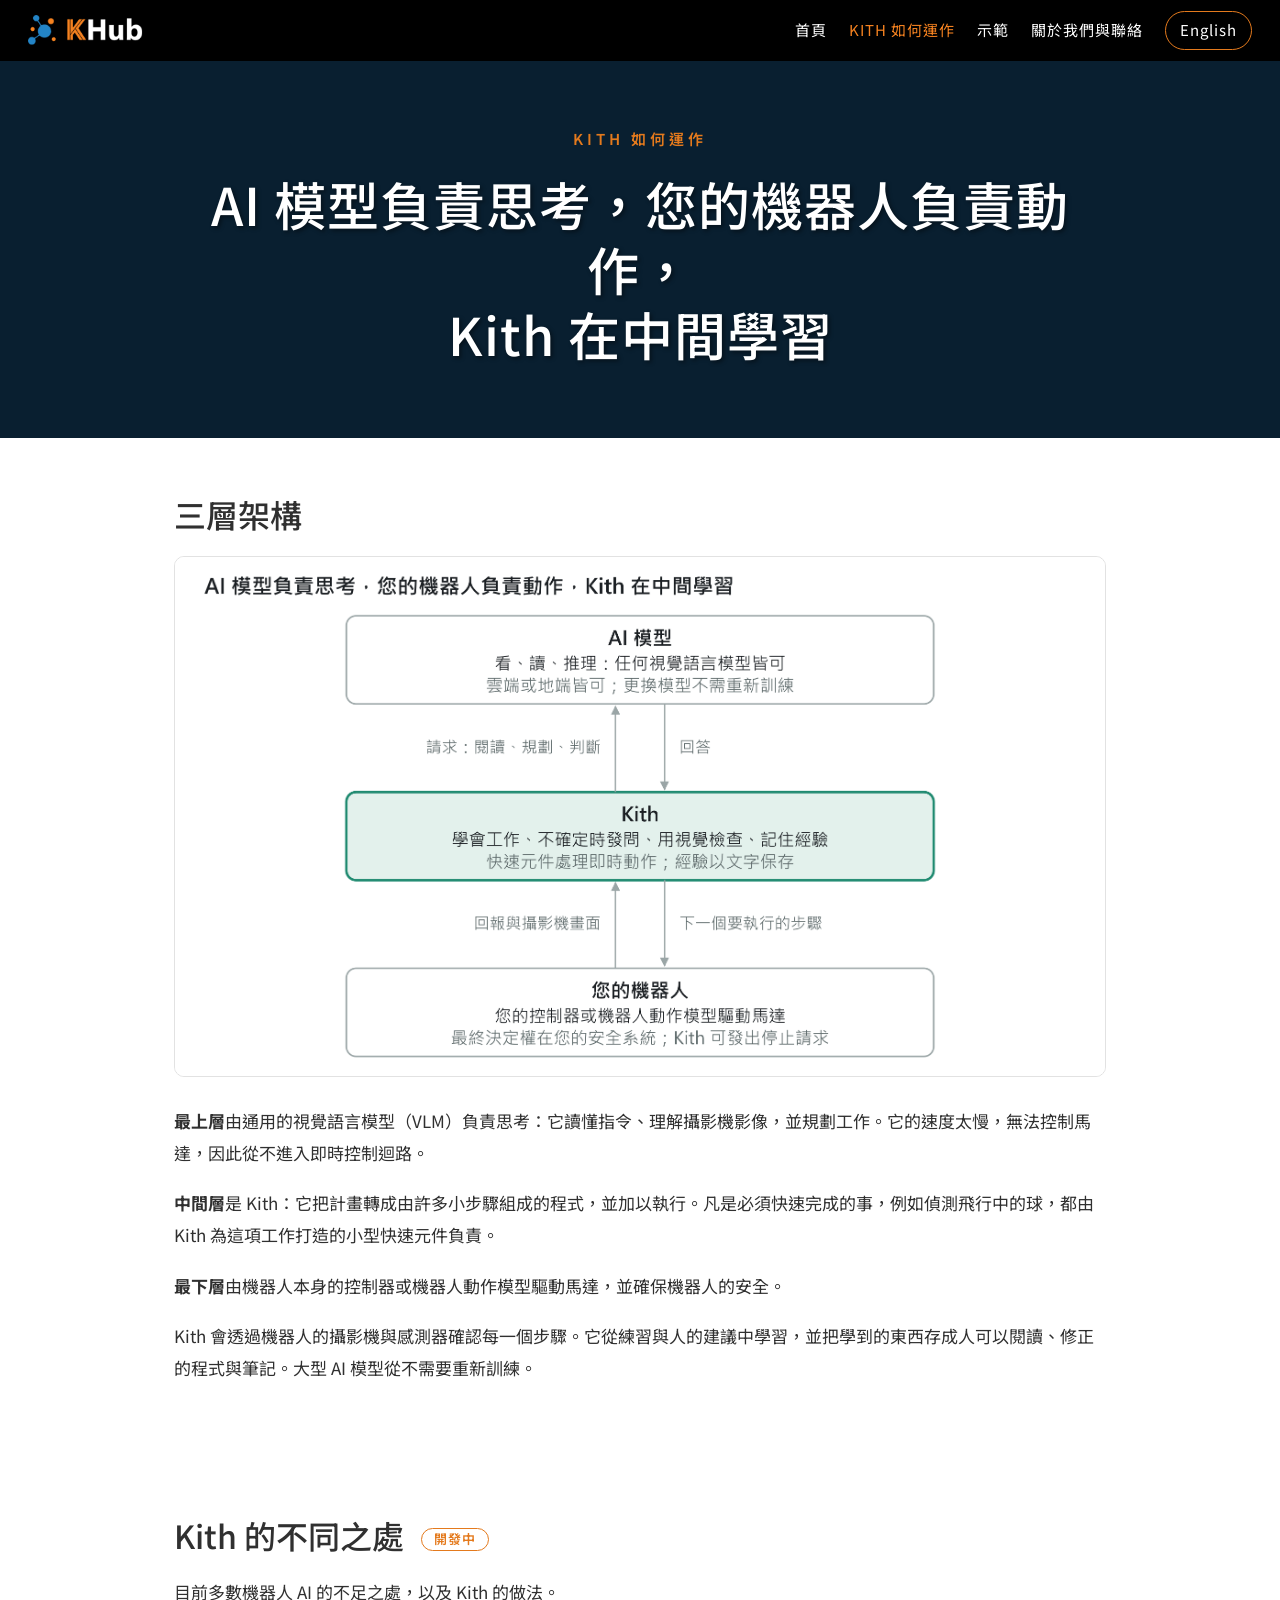
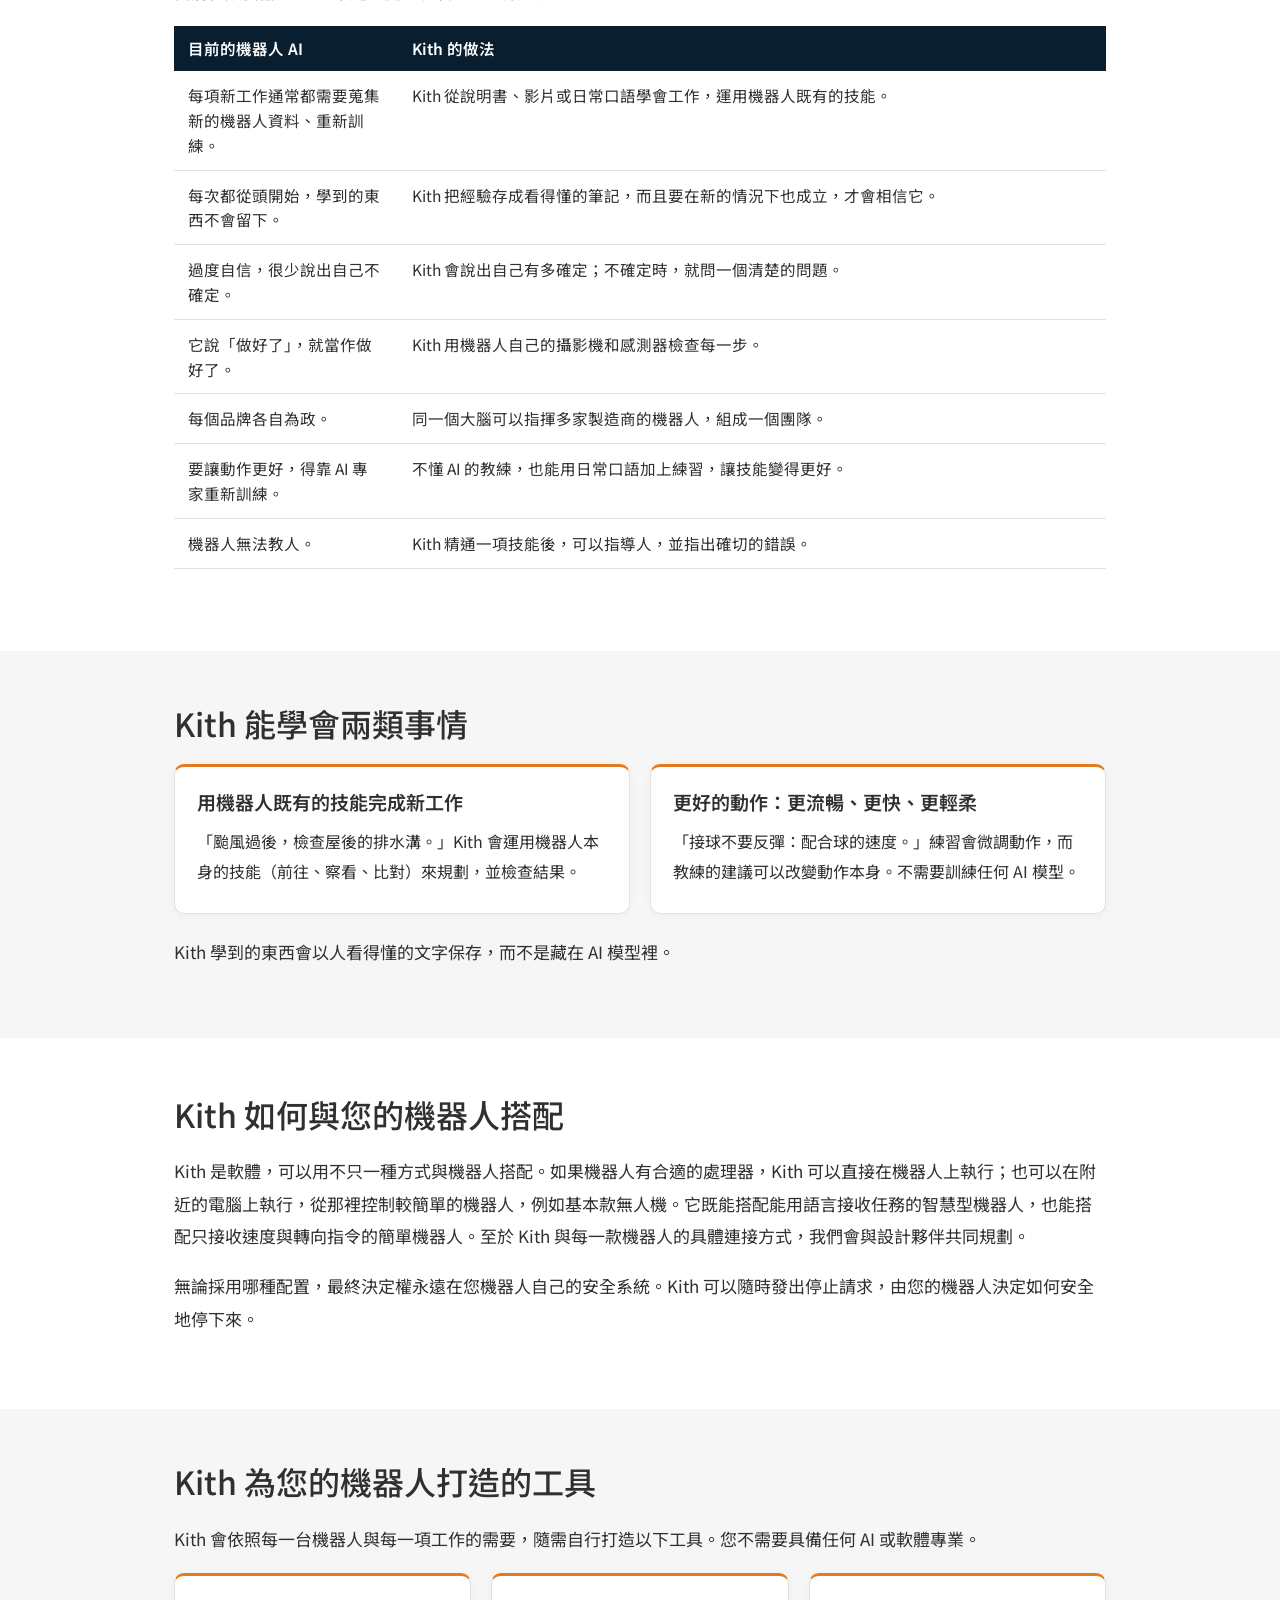
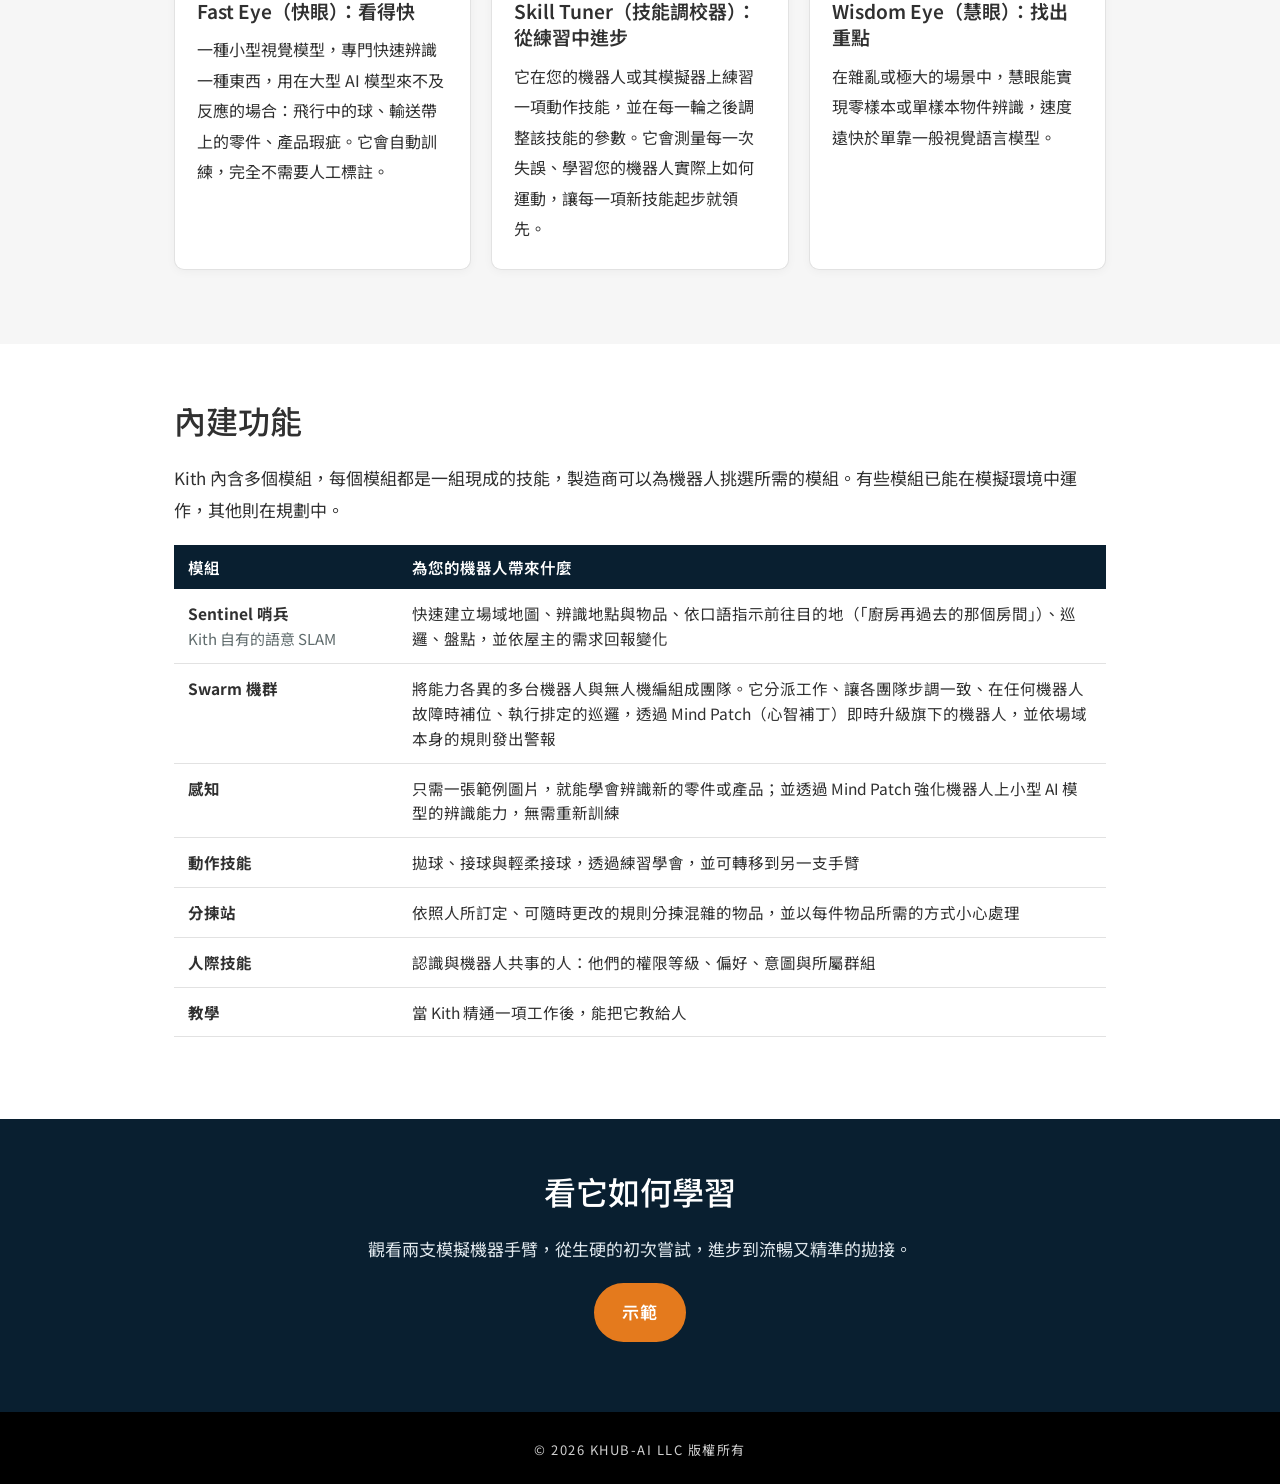
<file: zh-tw/how-kith-works.html>
<!doctype html>
<html lang="zh-Hant-TW">
<head>
<meta charset="utf-8">
<meta name="viewport" content="width=device-width, initial-scale=1">
<title>Kith 如何運作 | Kith by KHUB.ai</title>
<meta name="description" content="Kith 分為三層運作：視覺語言模型負責思考，Kith 把計畫轉成可檢查的步驟並從中學習，機器人自己的控制器負責驅動馬達。">
<link rel="alternate" hreflang="en" href="https://khub.ai/how-kith-works.html">
<link rel="alternate" hreflang="zh-Hant-TW" href="https://khub.ai/zh-tw/how-kith-works.html">
<link rel="icon" href="../images/favicon.ico">
<link rel="preconnect" href="https://fonts.googleapis.com">
<link rel="preconnect" href="https://fonts.gstatic.com" crossorigin>
<link href="https://fonts.googleapis.com/css2?family=Montserrat:wght@400;500;600;700&amp;family=Noto+Sans+TC:wght@400;500;700&amp;display=swap" rel="stylesheet">
<link rel="stylesheet" href="../styles.css">
</head>
<body class="lang-zh">
<a class="skip" href="#main">跳至主要內容</a>
<header class="topbar">
  <a class="brand" href="index.html"><img src="../images/logo_KH.png" alt="KHUB.ai" width="120" height="31"></a>
  <nav aria-label="Main"><a href="index.html">首頁</a><a href="how-kith-works.html" aria-current="page">Kith 如何運作</a><a href="demonstrations.html">示範</a><a href="about.html">關於我們與聯絡</a><a class="lang" href="../how-kith-works.html" hreflang="en" lang="en">English</a></nav>
</header>
<section class="hero">
  <p class="kicker">Kith 如何運作</p>
  <h1>AI 模型負責思考，您的機器人負責動作，<br>Kith 在中間學習</h1>
  
  
</section>
<main id="main">

<section class="wrap">
  <h2>三層架構</h2>
  <figure class="wide"><img src="../images/diagram-zh.png" alt="三層架構：AI 模型負責思考，Kith 在中間學習，您的機器人負責動作" width="2027" height="1131"></figure>
  <p><strong>最上層</strong>由通用的視覺語言模型（VLM）負責思考：它讀懂指令、理解攝影機影像，並規劃工作。它的速度太慢，無法控制馬達，因此從不進入即時控制迴路。</p>
  <p><strong>中間層</strong>是 Kith：它把計畫轉成由許多小步驟組成的程式，並加以執行。凡是必須快速完成的事，例如偵測飛行中的球，都由 Kith 為這項工作打造的小型快速元件負責。</p>
  <p><strong>最下層</strong>由機器人本身的控制器或機器人動作模型驅動馬達，並確保機器人的安全。</p>
  <p>Kith 會透過機器人的攝影機與感測器確認每一個步驟。它從練習與人的建議中學習，並把學到的東西存成人可以閱讀、修正的程式與筆記。大型 AI 模型從不需要重新訓練。</p>
</section>

<section class="wrap" id="different">
  <h2>Kith 的不同之處 <span class="tag">開發中</span></h2>
  <p>目前多數機器人 AI 的不足之處，以及 Kith 的做法。</p>
  <div class="table-wrap"><table><thead><tr><th scope="col">目前的機器人 AI</th><th scope="col">Kith 的做法</th></tr></thead><tbody><tr><td>每項新工作通常都需要蒐集新的機器人資料、重新訓練。</td><td>Kith 從說明書、影片或日常口語學會工作，運用機器人既有的技能。</td></tr><tr><td>每次都從頭開始，學到的東西不會留下。</td><td>Kith 把經驗存成看得懂的筆記，而且要在新的情況下也成立，才會相信它。</td></tr><tr><td>過度自信，很少說出自己不確定。</td><td>Kith 會說出自己有多確定；不確定時，就問一個清楚的問題。</td></tr><tr><td>它說「做好了」，就當作做好了。</td><td>Kith 用機器人自己的攝影機和感測器檢查每一步。</td></tr><tr><td>每個品牌各自為政。</td><td>同一個大腦可以指揮多家製造商的機器人，組成一個團隊。</td></tr><tr><td>要讓動作更好，得靠 AI 專家重新訓練。</td><td>不懂 AI 的教練，也能用日常口語加上練習，讓技能變得更好。</td></tr><tr><td>機器人無法教人。</td><td>Kith 精通一項技能後，可以指導人，並指出確切的錯誤。</td></tr></tbody></table></div>
</section>

<section class="band"><div class="wrap">
  <h2>Kith 能學會兩類事情</h2>
  <div class="cards"><article class="card"><h3>用機器人既有的技能完成新工作</h3><p>「颱風過後，檢查屋後的排水溝。」Kith 會運用機器人本身的技能（前往、察看、比對）來規劃，並檢查結果。</p></article><article class="card"><h3>更好的動作：更流暢、更快、更輕柔</h3><p>「接球不要反彈：配合球的速度。」練習會微調動作，而教練的建議可以改變動作本身。不需要訓練任何 AI 模型。</p></article></div>
  <p>Kith 學到的東西會以人看得懂的文字保存，而不是藏在 AI 模型裡。</p>
</div></section>

<section class="wrap">
  <h2>Kith 如何與您的機器人搭配</h2>
  <p>Kith 是軟體，可以用不只一種方式與機器人搭配。如果機器人有合適的處理器，Kith 可以直接在機器人上執行；也可以在附近的電腦上執行，從那裡控制較簡單的機器人，例如基本款無人機。它既能搭配能用語言接收任務的智慧型機器人，也能搭配只接收速度與轉向指令的簡單機器人。至於 Kith 與每一款機器人的具體連接方式，我們會與設計夥伴共同規劃。</p>
  <p>無論採用哪種配置，最終決定權永遠在您機器人自己的安全系統。Kith 可以隨時發出停止請求，由您的機器人決定如何安全地停下來。</p>
</section>

<section class="band"><div class="wrap">
  <h2>Kith 為您的機器人打造的工具</h2>
  <p>Kith 會依照每一台機器人與每一項工作的需要，隨需自行打造以下工具。您不需要具備任何 AI 或軟體專業。</p>
  <div class="cards"><article class="card"><h3>Fast Eye（快眼）：看得快</h3><p>一種小型視覺模型，專門快速辨識一種東西，用在大型 AI 模型來不及反應的場合：飛行中的球、輸送帶上的零件、產品瑕疵。它會自動訓練，完全不需要人工標註。</p></article><article class="card"><h3>Skill Tuner（技能調校器）：從練習中進步</h3><p>它在您的機器人或其模擬器上練習一項動作技能，並在每一輪之後調整該技能的參數。它會測量每一次失誤、學習您的機器人實際上如何運動，讓每一項新技能起步就領先。</p></article><article class="card"><h3>Wisdom Eye（慧眼）：找出重點</h3><p>在雜亂或極大的場景中，慧眼能實現零樣本或單樣本物件辨識，速度遠快於單靠一般視覺語言模型。</p></article></div>
</div></section>

<section class="wrap">
  <h2>內建功能</h2>
  <p>Kith 內含多個模組，每個模組都是一組現成的技能，製造商可以為機器人挑選所需的模組。有些模組已能在模擬環境中運作，其他則在規劃中。</p>
  <div class="table-wrap"><table><thead><tr><th scope="col">模組</th><th scope="col">為您的機器人帶來什麼</th></tr></thead><tbody><tr><td><strong>Sentinel 哨兵</strong><br><span class="muted">Kith 自有的語意 SLAM</span></td><td>快速建立場域地圖、辨識地點與物品、依口語指示前往目的地（「廚房再過去的那個房間」）、巡邏、盤點，並依屋主的需求回報變化</td></tr><tr><td><strong>Swarm 機群</strong></td><td>將能力各異的多台機器人與無人機編組成團隊。它分派工作、讓各團隊步調一致、在任何機器人故障時補位、執行排定的巡邏，透過 Mind Patch（心智補丁）即時升級旗下的機器人，並依場域本身的規則發出警報</td></tr><tr><td><strong>感知</strong></td><td>只需一張範例圖片，就能學會辨識新的零件或產品；並透過 Mind Patch 強化機器人上小型 AI 模型的辨識能力，無需重新訓練</td></tr><tr><td><strong>動作技能</strong></td><td>拋球、接球與輕柔接球，透過練習學會，並可轉移到另一支手臂</td></tr><tr><td><strong>分揀站</strong></td><td>依照人所訂定、可隨時更改的規則分揀混雜的物品，並以每件物品所需的方式小心處理</td></tr><tr><td><strong>人際技能</strong></td><td>認識與機器人共事的人：他們的權限等級、偏好、意圖與所屬群組</td></tr><tr><td><strong>教學</strong></td><td>當 Kith 精通一項工作後，能把它教給人</td></tr></tbody></table></div>
</section>
<section class="band cta"><div class="wrap"><h2>看它如何學習</h2><p>觀看兩支模擬機器手臂，從生硬的初次嘗試，進步到流暢又精準的拋接。</p><p><a class="btn" href="demonstrations.html">示範</a></p></div></section>
</main>
<footer class="site-footer">
  <p>© 2026 KHUB-AI LLC 版權所有</p>
</footer>
<!-- Cloudflare Web Analytics --><script type='module' src='https://static.cloudflareinsights.com/beacon.min.js' data-cf-beacon='{"token": "db9ff15c4d4c4915a1eea8b74ed29f83"}'></script><!-- End Cloudflare Web Analytics -->
</body>
</html>
</file>
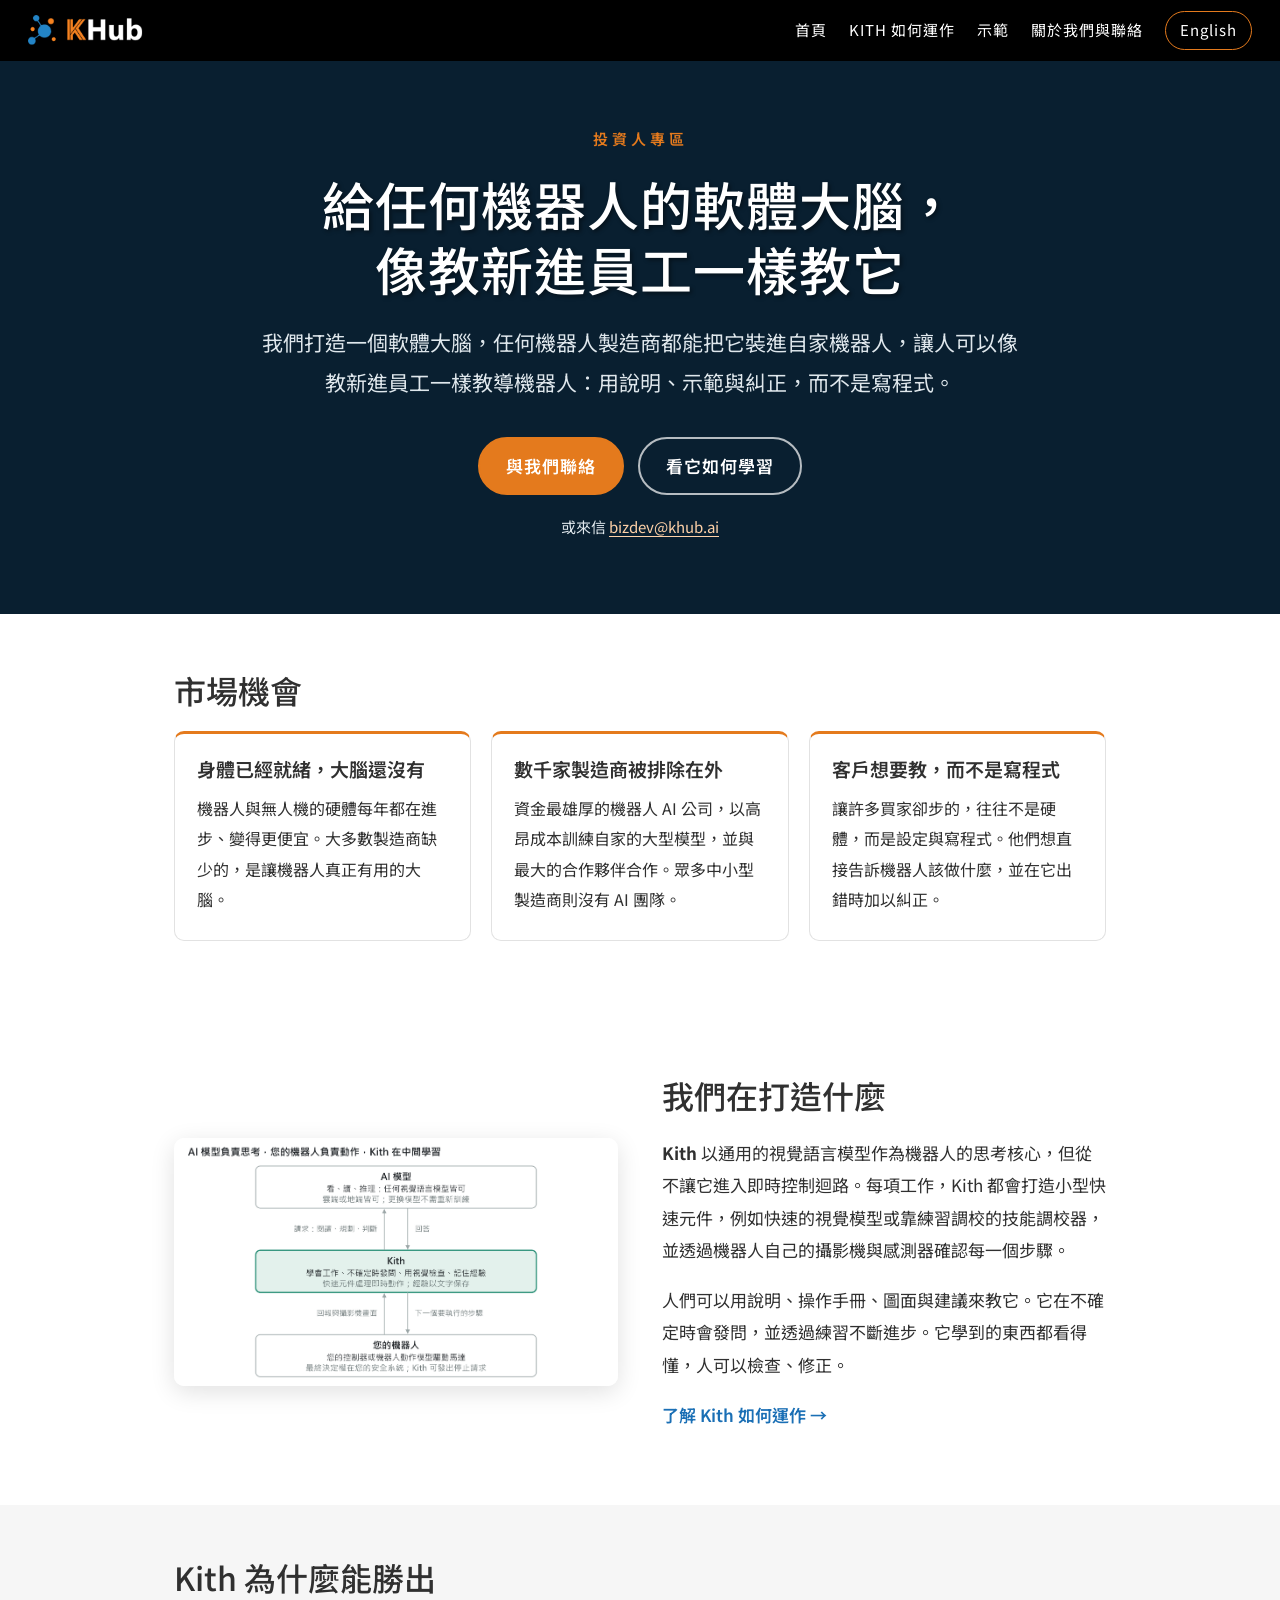
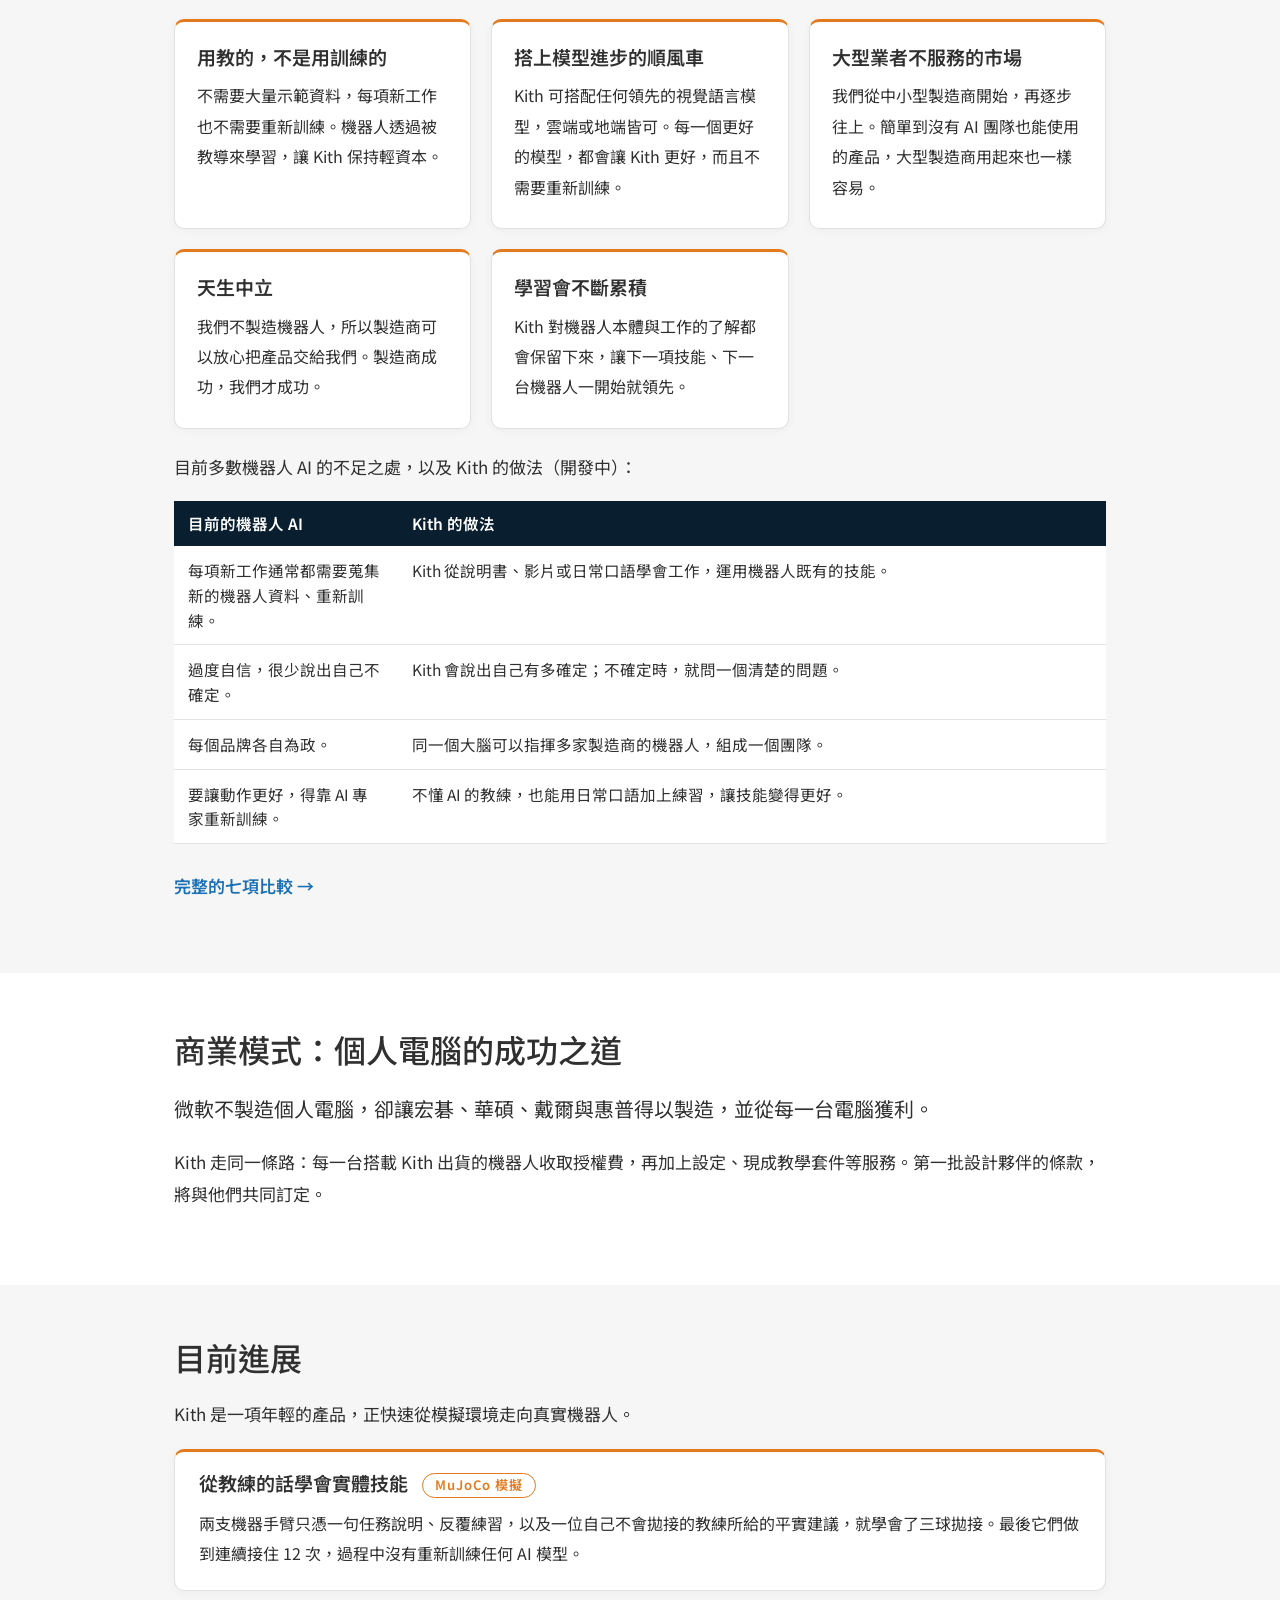
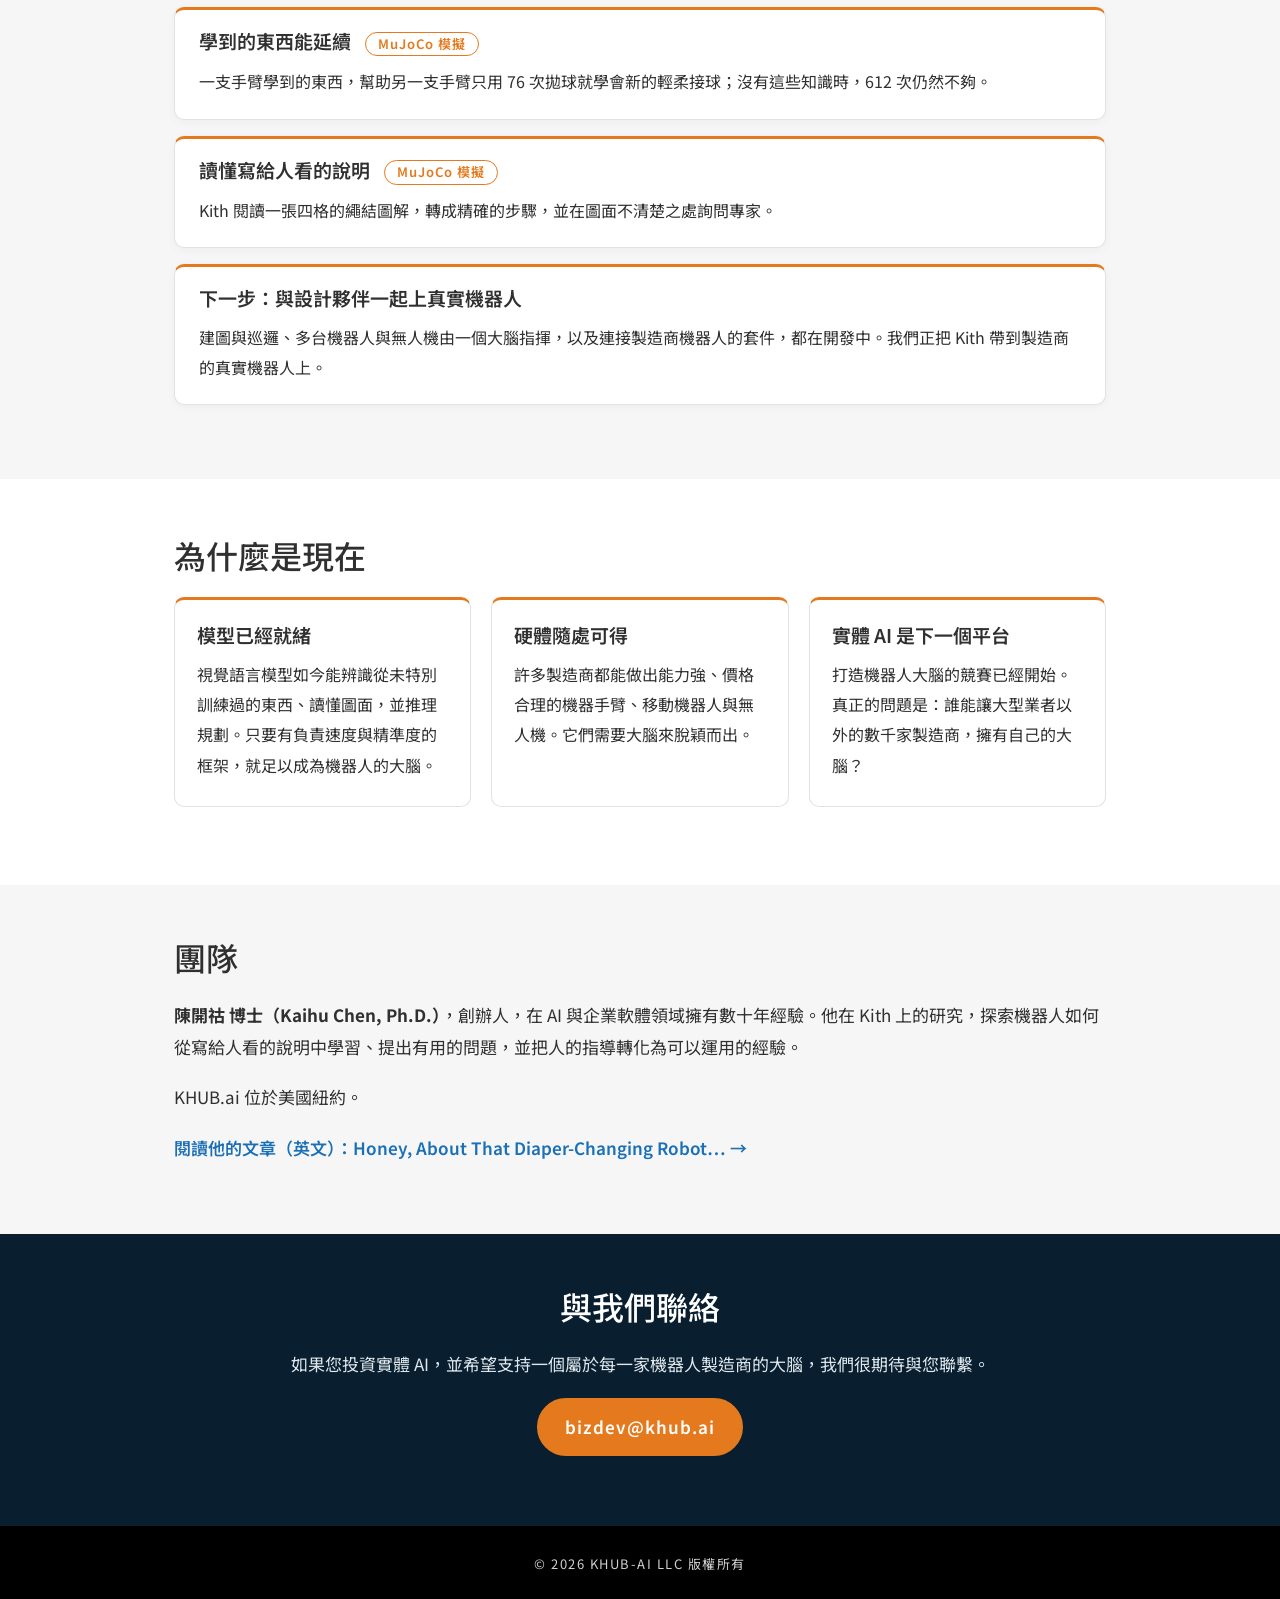
<file: zh-tw/investors.html>
<!doctype html>
<html lang="zh-Hant-TW">
<head>
<meta charset="utf-8">
<meta name="viewport" content="width=device-width, initial-scale=1">
<title>投資人專區 | Kith by KHUB.ai</title>
<meta name="description" content="KHUB.ai 打造 Kith：任何機器人製造商都能裝進自家機器人的軟體大腦，讓人可以像教新進員工一樣教導機器人。">
<meta name="robots" content="noindex, nofollow">
<link rel="alternate" hreflang="en" href="https://khub.ai/investors.html">
<link rel="alternate" hreflang="zh-Hant-TW" href="https://khub.ai/zh-tw/investors.html">
<link rel="icon" href="../images/favicon.ico">
<link rel="preconnect" href="https://fonts.googleapis.com">
<link rel="preconnect" href="https://fonts.gstatic.com" crossorigin>
<link href="https://fonts.googleapis.com/css2?family=Montserrat:wght@400;500;600;700&amp;family=Noto+Sans+TC:wght@400;500;700&amp;display=swap" rel="stylesheet">
<link rel="stylesheet" href="../styles.css">
</head>
<body class="lang-zh">
<a class="skip" href="#main">跳至主要內容</a>
<header class="topbar">
  <a class="brand" href="index.html"><img src="../images/logo_KH.png" alt="KHUB.ai" width="120" height="31"></a>
  <nav aria-label="Main"><a href="index.html">首頁</a><a href="how-kith-works.html">Kith 如何運作</a><a href="demonstrations.html">示範</a><a href="about.html">關於我們與聯絡</a><a class="lang" href="../investors.html" hreflang="en" lang="en">English</a></nav>
</header>
<section class="hero">
  <p class="kicker">投資人專區</p>
  <h1>給任何機器人的軟體大腦，<br>像教新進員工一樣教它</h1>
  <p class="hero-sub">我們打造一個軟體大腦，任何機器人製造商都能把它裝進自家機器人，讓人可以像教新進員工一樣教導機器人：用說明、示範與糾正，而不是寫程式。</p>
  <p class="hero-actions"><a class="btn" href="mailto:bizdev@khub.ai">與我們聯絡</a><a class="btn btn-ghost" href="demonstrations.html">看它如何學習</a></p>
  <p class="hero-note">或來信 <a href="mailto:bizdev@khub.ai">bizdev@khub.ai</a></p>
</section>
<main id="main">

<section class="wrap">
  <h2>市場機會</h2>
  <div class="cards"><article class="card"><h3>身體已經就緒，大腦還沒有</h3><p>機器人與無人機的硬體每年都在進步、變得更便宜。大多數製造商缺少的，是讓機器人真正有用的大腦。</p></article><article class="card"><h3>數千家製造商被排除在外</h3><p>資金最雄厚的機器人 AI 公司，以高昂成本訓練自家的大型模型，並與最大的合作夥伴合作。眾多中小型製造商則沒有 AI 團隊。</p></article><article class="card"><h3>客戶想要教，而不是寫程式</h3><p>讓許多買家卻步的，往往不是硬體，而是設定與寫程式。他們想直接告訴機器人該做什麼，並在它出錯時加以糾正。</p></article></div>
</section>

<section class="wrap split">
  <figure><img src="../images/diagram-zh.png" alt="三層架構：AI 模型負責思考，Kith 在中間學習，您的機器人負責動作" width="2027" height="1131"></figure>
  <div>
    <h2>我們在打造什麼</h2>
    <p><strong>Kith</strong> 以通用的視覺語言模型作為機器人的思考核心，但從不讓它進入即時控制迴路。每項工作，Kith 都會打造小型快速元件，例如快速的視覺模型或靠練習調校的技能調校器，並透過機器人自己的攝影機與感測器確認每一個步驟。</p>
    <p>人們可以用說明、操作手冊、圖面與建議來教它。它在不確定時會發問，並透過練習不斷進步。它學到的東西都看得懂，人可以檢查、修正。</p>
    <p><a class="more" href="how-kith-works.html">了解 Kith 如何運作</a></p>
  </div>
</section>

<section class="band"><div class="wrap">
  <h2>Kith 為什麼能勝出</h2>
  <div class="cards"><article class="card"><h3>用教的，不是用訓練的</h3><p>不需要大量示範資料，每項新工作也不需要重新訓練。機器人透過被教導來學習，讓 Kith 保持輕資本。</p></article><article class="card"><h3>搭上模型進步的順風車</h3><p>Kith 可搭配任何領先的視覺語言模型，雲端或地端皆可。每一個更好的模型，都會讓 Kith 更好，而且不需要重新訓練。</p></article><article class="card"><h3>大型業者不服務的市場</h3><p>我們從中小型製造商開始，再逐步往上。簡單到沒有 AI 團隊也能使用的產品，大型製造商用起來也一樣容易。</p></article><article class="card"><h3>天生中立</h3><p>我們不製造機器人，所以製造商可以放心把產品交給我們。製造商成功，我們才成功。</p></article><article class="card"><h3>學習會不斷累積</h3><p>Kith 對機器人本體與工作的了解都會保留下來，讓下一項技能、下一台機器人一開始就領先。</p></article></div>
  <p>目前多數機器人 AI 的不足之處，以及 Kith 的做法（開發中）：</p>
  <div class="table-wrap"><table><thead><tr><th scope="col">目前的機器人 AI</th><th scope="col">Kith 的做法</th></tr></thead><tbody><tr><td>每項新工作通常都需要蒐集新的機器人資料、重新訓練。</td><td>Kith 從說明書、影片或日常口語學會工作，運用機器人既有的技能。</td></tr><tr><td>過度自信，很少說出自己不確定。</td><td>Kith 會說出自己有多確定；不確定時，就問一個清楚的問題。</td></tr><tr><td>每個品牌各自為政。</td><td>同一個大腦可以指揮多家製造商的機器人，組成一個團隊。</td></tr><tr><td>要讓動作更好，得靠 AI 專家重新訓練。</td><td>不懂 AI 的教練，也能用日常口語加上練習，讓技能變得更好。</td></tr></tbody></table></div>
  <p><a class="more" href="how-kith-works.html#different">完整的七項比較</a></p>
</div></section>

<section class="wrap">
  <h2>商業模式：個人電腦的成功之道</h2>
  <p class="lead">微軟不製造個人電腦，卻讓宏碁、華碩、戴爾與惠普得以製造，並從每一台電腦獲利。</p>
  <p>Kith 走同一條路：每一台搭載 Kith 出貨的機器人收取授權費，再加上設定、現成教學套件等服務。第一批設計夥伴的條款，將與他們共同訂定。</p>
</section>

<section class="band"><div class="wrap">
  <h2>目前進展</h2>
  <p>Kith 是一項年輕的產品，正快速從模擬環境走向真實機器人。</p>
  <div class="cards list"><article class="card"><h3>從教練的話學會實體技能 <span class="tag">MuJoCo 模擬</span></h3><p>兩支機器手臂只憑一句任務說明、反覆練習，以及一位自己不會拋接的教練所給的平實建議，就學會了三球拋接。最後它們做到連續接住 12 次，過程中沒有重新訓練任何 AI 模型。</p></article><article class="card"><h3>學到的東西能延續 <span class="tag">MuJoCo 模擬</span></h3><p>一支手臂學到的東西，幫助另一支手臂只用 76 次拋球就學會新的輕柔接球；沒有這些知識時，612 次仍然不夠。</p></article><article class="card"><h3>讀懂寫給人看的說明 <span class="tag">MuJoCo 模擬</span></h3><p>Kith 閱讀一張四格的繩結圖解，轉成精確的步驟，並在圖面不清楚之處詢問專家。</p></article><article class="card"><h3>下一步：與設計夥伴一起上真實機器人</h3><p>建圖與巡邏、多台機器人與無人機由一個大腦指揮，以及連接製造商機器人的套件，都在開發中。我們正把 Kith 帶到製造商的真實機器人上。</p></article></div>
</div></section>

<section class="wrap">
  <h2>為什麼是現在</h2>
  <div class="cards"><article class="card"><h3>模型已經就緒</h3><p>視覺語言模型如今能辨識從未特別訓練過的東西、讀懂圖面，並推理規劃。只要有負責速度與精準度的框架，就足以成為機器人的大腦。</p></article><article class="card"><h3>硬體隨處可得</h3><p>許多製造商都能做出能力強、價格合理的機器手臂、移動機器人與無人機。它們需要大腦來脫穎而出。</p></article><article class="card"><h3>實體 AI 是下一個平台</h3><p>打造機器人大腦的競賽已經開始。真正的問題是：誰能讓大型業者以外的數千家製造商，擁有自己的大腦？</p></article></div>
</section>

<section class="band"><div class="wrap">
  <h2>團隊</h2>
  <p><strong>陳開祜 博士（Kaihu Chen, Ph.D.）</strong>，創辦人，在 AI 與企業軟體領域擁有數十年經驗。他在 Kith 上的研究，探索機器人如何從寫給人看的說明中學習、提出有用的問題，並把人的指導轉化為可以運用的經驗。</p>
  <p>KHUB.ai 位於美國紐約。</p>
  <p><a class="more" href="https://www.linkedin.com/pulse/honey-diaper-changing-robot-kaihu-chen-lwofc/" lang="en">閱讀他的文章（英文）：Honey, About That Diaper-Changing Robot&hellip;</a></p>
</div></section>
<section class="band cta"><div class="wrap"><h2>與我們聯絡</h2><p>如果您投資實體 AI，並希望支持一個屬於每一家機器人製造商的大腦，我們很期待與您聯繫。</p><p><a class="btn" href="mailto:bizdev@khub.ai">bizdev@khub.ai</a></p></div></section>
</main>
<footer class="site-footer">
  <p>© 2026 KHUB-AI LLC 版權所有</p>
</footer>
<!-- Cloudflare Web Analytics --><script type='module' src='https://static.cloudflareinsights.com/beacon.min.js' data-cf-beacon='{"token": "db9ff15c4d4c4915a1eea8b74ed29f83"}'></script><!-- End Cloudflare Web Analytics -->
</body>
</html>
</file>
<file: styles.css>
/* khub.ai: one stylesheet for every page, English and Traditional Chinese.
   The look follows the earlier khub.ai site: a black top bar, a navy hero with an orange kicker line,
   Montserrat type, white sections with gray bands, and a black footer. */

:root {
  --navy: #091f30;
  --orange: #e47a1d;
  --orange-hover: #f58220;
  --ink: #303030;
  --muted: #5f6b6c;
  --band: #f6f6f6;
  --line: #e2e2e2;
  --link: #1a6fb5;
  --black: #000;
  --white: #fff;
  --wrap: 980px;
  --radius: 10px;
}

* { box-sizing: border-box; }

html { scroll-padding-top: 80px; }

body {
  margin: 0;
  background: var(--white);
  color: var(--ink);
  font: 400 17px/1.8 Montserrat, "Noto Sans TC", "Microsoft JhengHei", "PingFang TC", sans-serif;
}

body.lang-zh {
  font-family: "Noto Sans TC", "Microsoft JhengHei", "PingFang TC", Montserrat, sans-serif;
  line-height: 1.9;
}

img, video { max-width: 100%; height: auto; display: block; }

a { color: var(--link); text-underline-offset: 3px; }
a:hover { color: var(--orange); }

.skip { position: absolute; left: -9999px; }
.skip:focus { left: 16px; top: 8px; z-index: 100; background: var(--white); padding: 6px 12px; }

/* ---------- top bar ---------- */
.topbar {
  position: sticky;
  top: 0;
  z-index: 50;
  display: flex;
  align-items: center;
  justify-content: space-between;
  gap: 16px;
  padding: 10px 28px;
  background: var(--black);
}
.brand img { width: 120px; }
.topbar nav { display: flex; align-items: center; flex-wrap: wrap; justify-content: flex-end; gap: 4px 22px; }
.topbar nav a {
  color: var(--white);
  font-size: 13px;
  letter-spacing: 2px;
  text-transform: uppercase;
  text-decoration: none;
  padding: 6px 0;
}
.lang-zh .topbar nav a { font-size: 15px; letter-spacing: 1px; }
.topbar nav a:hover, .topbar nav a[aria-current="page"] { color: var(--orange-hover); }
.topbar nav a.lang {
  border: 1px solid var(--orange);
  border-radius: 999px;
  padding: 4px 14px;
  letter-spacing: 1px;
  text-transform: none;
}
.topbar nav a.lang:hover { background: var(--orange); color: var(--white); }

/* ---------- hero ---------- */
.hero {
  background: var(--navy);
  color: var(--white);
  text-align: center;
  padding: 64px 24px 72px;
}
.kicker {
  margin: 0 0 18px;
  color: var(--orange);
  font-size: 15px;
  font-weight: 600;
  letter-spacing: 3px;
  text-transform: uppercase;
}
.lang-zh .kicker { letter-spacing: 4px; }
.hero h1 {
  margin: 0 auto;
  max-width: 900px;
  font-size: clamp(30px, 4.6vw, 52px);
  font-weight: 500;
  line-height: 1.25;
  letter-spacing: 1px;
  text-shadow: 2px 2px 4px rgba(0, 0, 0, .45);
}
.hero-sub {
  margin: 22px auto 0;
  max-width: 760px;
  font-size: clamp(17px, 2vw, 21px);
  color: #dfe7ec;
}
.hero-actions { margin: 34px 0 0; display: flex; justify-content: center; flex-wrap: wrap; gap: 14px; }

.btn {
  display: inline-block;
  padding: 11px 26px;
  border-radius: 999px;
  background: var(--orange);
  color: var(--white);
  font-weight: 600;
  letter-spacing: 1px;
  text-decoration: none;
  border: 2px solid var(--orange);
}
.btn:hover { background: var(--orange-hover); border-color: var(--orange-hover); color: var(--white); }
.btn-ghost { background: transparent; border-color: rgba(255, 255, 255, .7); }
.btn-ghost:hover { background: rgba(255, 255, 255, .12); border-color: var(--white); }

/* ---------- sections ---------- */
.wrap { max-width: var(--wrap); margin: 0 auto; padding: 56px 24px; }
.band { background: var(--band); }
.band > .wrap { padding-top: 52px; padding-bottom: 52px; }

h2 { font-size: clamp(25px, 3vw, 32px); font-weight: 500; line-height: 1.3; margin: 0 0 20px; color: var(--ink); }
h3 { font-size: 19px; font-weight: 600; line-height: 1.4; margin: 0 0 10px; }
p { margin: 0 0 18px; }
.lead { font-size: 20px; color: var(--ink); }
.muted { color: var(--muted); font-size: 15px; }

.note-band { background: #fdf3e9; border-top: 3px solid var(--orange); }
.note-band p { margin: 0; }

.callout {
  background: #fdf3e9;
  border-left: 4px solid var(--orange);
  border-radius: 0 var(--radius) var(--radius) 0;
  padding: 14px 18px;
  margin-bottom: 36px;
}

.more { font-weight: 600; text-decoration: none; }
.more::after { content: " \2192"; }

/* picture + text rows */
.split { display: grid; grid-template-columns: 1fr 1fr; gap: 44px; align-items: center; }
.split.reverse > figure { order: 2; }
.split figure, figure.wide { margin: 0; }
.split img { border-radius: var(--radius); box-shadow: 0 6px 24px rgba(0, 0, 0, .12); }
figure.wide { margin: 8px 0 28px; }
figure.wide img { border-radius: var(--radius); border: 1px solid var(--line); }
figcaption { font-size: 14px; color: var(--muted); margin-top: 10px; text-align: center; }

/* cards */
.cards { display: grid; grid-template-columns: repeat(auto-fit, minmax(260px, 1fr)); gap: 20px; margin: 8px 0 22px; }
.card {
  background: var(--white);
  border: 1px solid var(--line);
  border-top: 3px solid var(--orange);
  border-radius: var(--radius);
  padding: 22px 22px 8px;
}
.band .card { box-shadow: 0 2px 10px rgba(0, 0, 0, .04); }
.card p { font-size: 16px; }

/* videos */
.videos { display: grid; grid-template-columns: 1fr 1fr; gap: 20px; margin: 10px 0 30px; }
.videos figure { margin: 0; }
.videos video { width: 100%; border-radius: var(--radius); background: var(--black); aspect-ratio: 4 / 3; }

/* tables */
.table-wrap { overflow-x: auto; margin: 8px 0 26px; }
table { width: 100%; border-collapse: collapse; background: var(--white); font-size: 15.5px; line-height: 1.6; }
th { background: var(--navy); color: var(--white); text-align: left; font-weight: 600; padding: 10px 14px; }
td { padding: 12px 14px; border-bottom: 1px solid var(--line); vertical-align: top; }
td:first-child { width: 24%; }

/* steps and contact */
ol.steps { padding-left: 22px; margin: 0 0 28px; }
ol.steps li { margin: 8px 0; }
.contact-card {
  display: inline-block;
  background: var(--navy);
  color: var(--white);
  border-radius: var(--radius);
  padding: 22px 30px 6px;
}
.contact-card a { color: #ffd2a8; }
.kicker-dark { color: var(--orange); font-weight: 600; letter-spacing: 2px; text-transform: uppercase; font-size: 14px; margin-bottom: 8px; }

/* call to action band */
.cta { background: var(--navy); color: var(--white); text-align: center; }
.cta h2 { color: var(--white); }
.cta p { max-width: 720px; margin-left: auto; margin-right: auto; color: #dfe7ec; }

/* ---------- footer ---------- */
.site-footer {
  background: var(--black);
  color: #cfcfcf;
  text-align: center;
  font-size: 13px;
  letter-spacing: 1.5px;
  padding: 26px 20px 12px;
}
.site-footer p { margin: 0 0 10px; }

/* ---------- small screens ---------- */
@media (max-width: 760px) {
  body { font-size: 16px; }
  .topbar { flex-direction: column; align-items: flex-start; padding: 10px 16px; gap: 6px; }
  .topbar nav { justify-content: flex-start; gap: 2px 16px; }
  .topbar nav a { font-size: 12px; letter-spacing: 1px; }
  .lang-zh .topbar nav a { font-size: 14px; }
  .hero { padding: 44px 16px 52px; }
  .wrap { padding: 40px 16px; }
  .split, .videos { grid-template-columns: 1fr; gap: 24px; }
  .split.reverse > figure { order: 0; }
  td:first-child { width: auto; }
}

.cards.cols-2 { grid-template-columns: repeat(2, 1fr); }
@media (max-width: 760px) { .cards.cols-2 { grid-template-columns: 1fr; } }
@media (max-width: 760px) { .topbar { position: static; } html { scroll-padding-top: 0; } }
.cards.list { grid-template-columns: 1fr; gap: 16px; }
.cards.list .card { padding: 18px 24px 4px; }

/* a small label on one demonstration, e.g. "Simulated in MuJoCo" */
.tag {
  display: inline-block;
  margin-left: 10px;
  padding: 2px 12px;
  border: 1px solid var(--orange);
  border-radius: 999px;
  color: var(--orange);
  font-size: 13px;
  font-weight: 600;
  letter-spacing: 1px;
  vertical-align: middle;
  white-space: nowrap;
}

/* a plain line under the hero buttons, e.g. an email address to copy */
.hero-note { margin: 18px 0 0; font-size: 15px; color: #dfe7ec; }
.hero-note a { color: #ffd2a8; }
</file>
